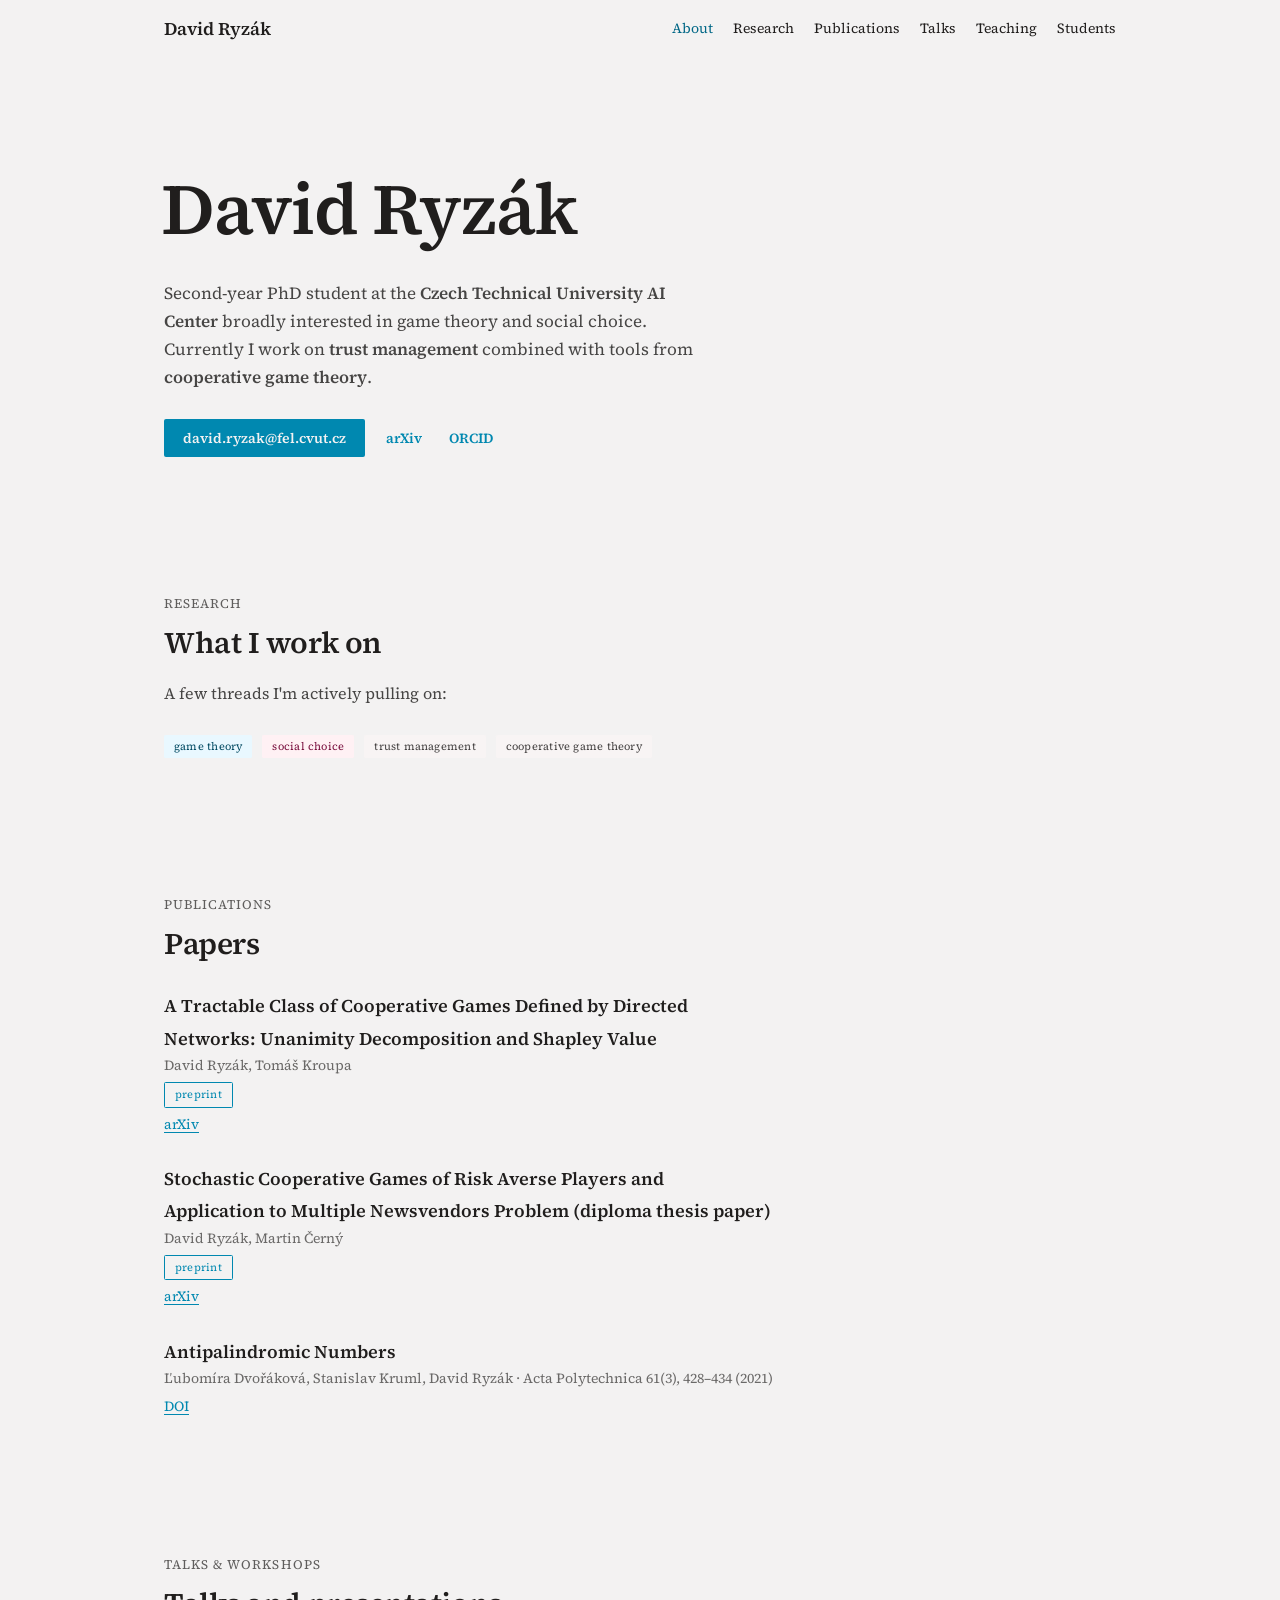
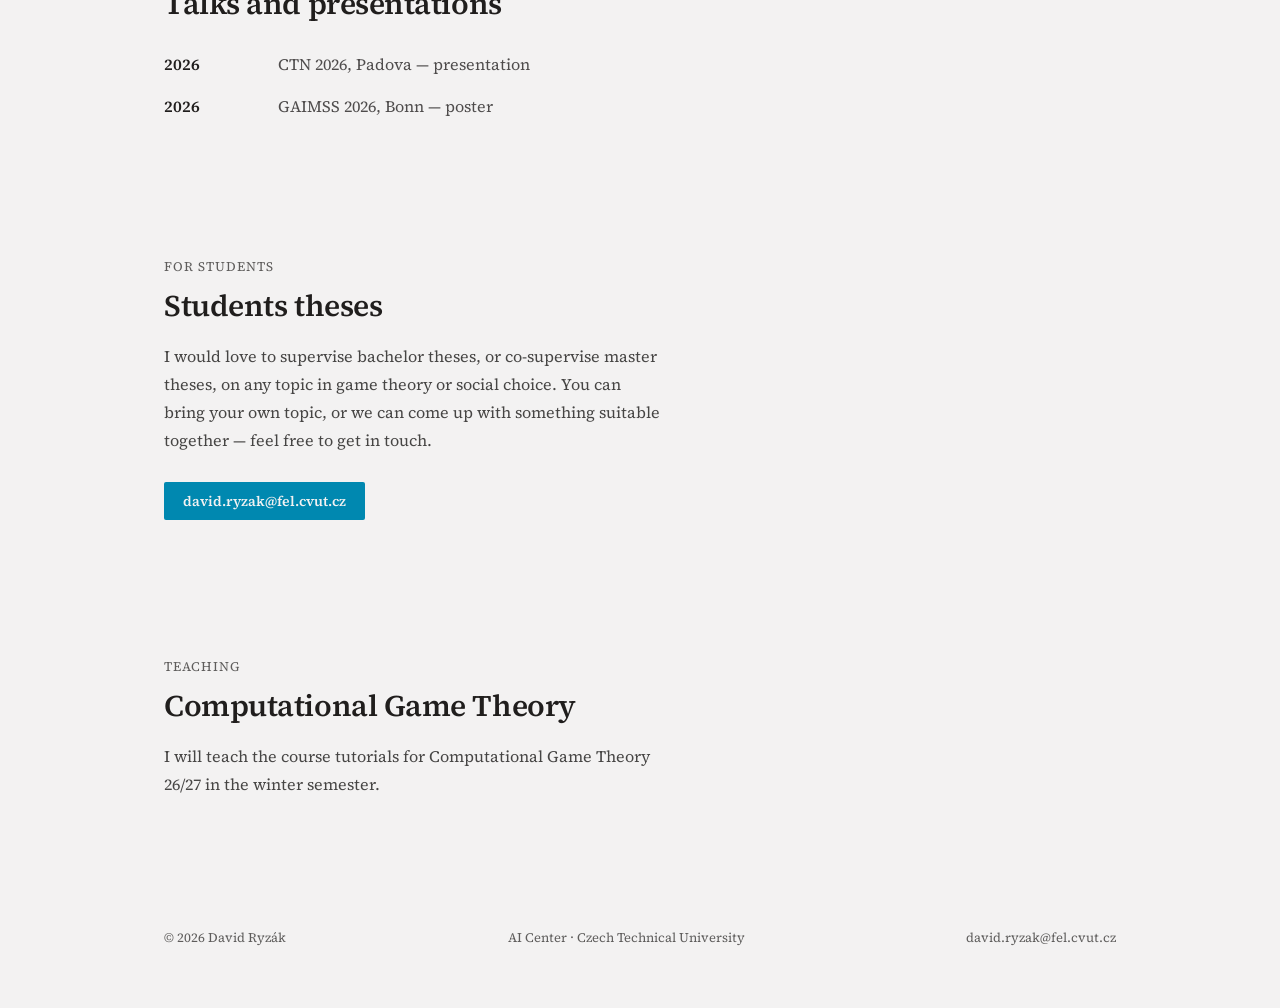
<file: index.html>
<!DOCTYPE html>
<html>
<head>
  <meta charset="utf-8">
  <title>David Ryzák</title>
  <style>
    * { margin: 0; padding: 0; box-sizing: border-box; }
    body { background: #f3f2f2; display: flex; align-items: center; justify-content: center; min-height: 100vh; font-family: -apple-system, BlinkMacSystemFont, sans-serif; }
    #__bundler_loading { position: fixed; bottom: 20px; right: 20px; font: 13px/1.4 -apple-system, BlinkMacSystemFont, sans-serif; color: #666; background: #fff; padding: 8px 14px; border-radius: 8px; box-shadow: 0 1px 4px rgba(0,0,0,0.12); z-index: 10000; }
    #__bundler_thumbnail { position: fixed; inset: 0; width: 100%; height: 100%; display: flex; align-items: center; justify-content: center; background: #f3f2f2; z-index: 9999; }
    #__bundler_thumbnail svg { width: 100%; height: 100%; object-fit: contain; }
    #__bundler_placeholder { color: #999; font-size: 14px; }
  </style>
  <noscript>
    <style>#__bundler_loading { display: none; }</style>
    <div style="position:fixed;bottom:12px;left:12px;font:13px/1.4 -apple-system,BlinkMacSystemFont,sans-serif;color:#999;background:rgba(255,255,255,0.9);padding:6px 12px;border-radius:6px;box-shadow:0 1px 4px rgba(0,0,0,0.08);z-index:10000;">
      This page requires JavaScript to display.
    </div>
  </noscript>
</head>
<body>
  <div id="__bundler_thumbnail"><svg xmlns="http://www.w3.org/2000/svg" viewBox="0 0 120 56"><rect width="120" height="56" fill="#f3f2f2"></rect><text x="18" y="32" font-family="serif" font-size="16" fill="#201e1d">DR</text></svg></div>
  <div id="__bundler_loading">Unpacking...</div>

  <script>
    
document.addEventListener('DOMContentLoaded', async function() {
  const loading = document.getElementById('__bundler_loading');
  function setStatus(msg) { if (loading) loading.textContent = msg; }

  const FONT_MIME = /^(font[/]|application[/](x-)?font-|application[/]vnd\.ms-fontobject)/i;
  const MIME_TOKEN = /^[\w.+-]+[/][\w.+-]+$/;
  function toBase64(bytes) {
    let bin = '';
    for (let i = 0; i < bytes.length; i += 0x8000) {
      bin += String.fromCharCode.apply(null, bytes.subarray(i, i + 0x8000));
    }
    return btoa(bin);
  }

  // Error sink persists across replaceWith since it's on window, not the DOM.
  window.addEventListener('error', function(e) {
    // Failed resource loads (CSP-blocked links, scripts, images) fire plain
    // events at the element — warn only; real JS errors carry message/error.
    if (!e.message && !e.error && e.target && e.target !== window) {
      console.warn('[bundle] resource failed to load:',
        e.target.tagName, String(e.target.src || e.target.href || ''));
      return;
    }
    var p = document.body || document.documentElement;
    var d = document.getElementById('__bundler_err') || p.appendChild(document.createElement('div'));
    d.id = '__bundler_err';
    d.style.cssText = 'position:fixed;bottom:12px;left:12px;right:12px;font:12px/1.4 ui-monospace,monospace;background:#2a1215;color:#ff8a80;padding:10px 14px;border-radius:8px;border:1px solid #5c2b2e;z-index:99999;white-space:pre-wrap;max-height:40vh;overflow:auto';
    d.textContent = (d.textContent ? d.textContent + String.fromCharCode(10) : '') +
      '[bundle] ' + (e.message || e.type) +
      (e.filename ? ' (' + e.filename.slice(0, 60) + ':' + e.lineno + ')' : '');
  }, true);

  try {
    const manifestEl = document.querySelector('script[type="__bundler/manifest"]');
    const templateEl = document.querySelector('script[type="__bundler/template"]');
    if (!manifestEl || !templateEl) {
      setStatus('Error: missing bundle data');
      console.error('[bundler] Missing script tags — manifestEl:', !!manifestEl, 'templateEl:', !!templateEl);
      return;
    }

    const manifest = JSON.parse(manifestEl.textContent);
    let template = JSON.parse(templateEl.textContent);

    // Nested page bundles (iframe targets). Each ships ONCE, in the ROOT
    // document's manifest; frame srcs carry an about:blank#<uuid> marker
    // instead of a substitutable uuid. Every document mints the blobs for
    // its OWN frames — from local text at the root, or text obtained from
    // its DIRECT parent over the relay protocol below — so each frame
    // navigation stays same-origin with its initiator and a deduped page
    // loads at any depth on any host, including a file:// download's
    // opaque origins (where a blob minted by one document cannot be
    // navigated to by another).
    const pageOrderEl = document.querySelector('script[type="__bundler/page_order"]');
    const pageOrder = pageOrderEl ? JSON.parse(pageOrderEl.textContent) : [];
    const pageSet = new Set(pageOrder);
    const pageTexts = {};

    // ── Nested-page text protocol (parent-chain relay) ──
    // Page bundles ship once, in the ROOT document's manifest. Every
    // document mints the blobs for its OWN frames, obtaining page text
    // through a strict parent-chain relay: a document only ever SENDS to
    // its direct parent (which, for every document the publisher's own
    // runtime minted, is another publisher document) and only ACCEPTS
    // text from that direct parent; requests from below are honored only
    // for the document's own child frames, and the ROOT never sends
    // upward at all. That last rule is load-bearing: the artifact host's
    // frame-ancestors allows claude.ai (and friends) to frame an
    // artifact, so window.top can be a FOREIGN document — a top-addressed
    // protocol would hand page uuids to that ancestor and accept forged
    // "page text" from it, minting attacker HTML as an artifact-origin
    // blob document. The chain never touches the ancestor: requests stop
    // at the root, replies are origin-addressed per hop (never '*' when
    // an origin exists), and both directions are origin-gated (on https
    // a foreign sender's origin can never equal this document's; in
    // opaque contexts — file:// — everything serializes as 'null', where
    // an embedded EXTERNAL frame still fails the gate by carrying its
    // own real origin, and a sandboxed child of such a frame is excluded
    // by the own-child-frames check plus uuid unguessability). Shape is
    // deny-by-default: one request form, one reply form, no error
    // replies.
    // window.origin is the SERIALIZED SECURITY origin ('null' in opaque
    // contexts such as a sandboxed preview iframe) — location.origin is
    // computed from the URL and stays 'https://…' even when the document
    // is sandboxed, which would misgate every opaque chain.
    const OWN_TARGET = /^https?:[/][/]/.test(window.origin || '')
      ? window.origin
      : '*';
    function trustedOrigin(e) {
      if (e.origin === window.origin) return true; // https chains; opaque==opaque
      // file:// trees: Chrome serializes the file document's origin as
      // 'file://' while the blob: documents it mints serialize as 'null',
      // so the two legitimate shapes can never string-match — accept the
      // pair in both directions. https origins never serialize as either,
      // and sender identity (own child frame / direct parent) is checked
      // separately.
      return (
        (e.origin === 'null' &&
          (window.origin === 'file://' ||
            window.location.protocol === 'file:')) ||
        (/^file:/.test(e.origin) && window.origin === 'null')
      );
    }
    // Non-empty only in the root document (nested bundles ship an empty
    // island), so it doubles as the root marker: the root answers from
    // local text and treats a miss as authoritative — never relaying to
    // its (possibly foreign) parent.
    const isPageRoot = pageOrder.length > 0;
    const blobUrls = {};
    const resourceBlobs = {};
    const UUID_SHAPE = /^[0-9a-f]{8}-[0-9a-f]{4}-[0-9a-f]{4}-[0-9a-f]{4}-[0-9a-f]{12}$/;
    const pendingFrames = {}; // uuid -> [{el, frag}] awaiting text for own frames
    const pendingRelays = {}; // uuid -> [childWindow] awaiting text to pass down
    function mountPage(el, frag, text) {
      const pageBlob = new Blob([text], { type: 'text/html' });
      const u = URL.createObjectURL(pageBlob);
      resourceBlobs[u] = pageBlob;
      el.src = u + frag;
    }
    function deliverPage(uuid, text) {
      const frames = pendingFrames[uuid];
      delete pendingFrames[uuid];
      if (frames) for (const f of frames) mountPage(f.el, f.frag, text);
      const relays = pendingRelays[uuid];
      delete pendingRelays[uuid];
      if (relays) {
        for (const cw of relays) {
          try { cw.postMessage({ __bundler_page: uuid, __bundler_text: text }, OWN_TARGET); } catch (err) { /* gone */ }
        }
      }
    }
    function ownFrameWindows() {
      const out = [];
      for (const f of Array.from(document.querySelectorAll('iframe'))) {
        try { if (f.contentWindow) out.push(f.contentWindow); } catch (err) { /* detached */ }
      }
      return out;
    }
    window.addEventListener('message', function (e) {
      const d = e.data;
      if (!d || typeof d !== 'object' || !e.source) return;
      // Origin gate first; the structural checks below (own-child-frames
      // for requests, direct-parent + solicited-uuid for replies, the
      // root's never-relay rule) are what hold in fully opaque chains
      // where origin strings can't discriminate — a sandboxed root's
      // FOREIGN wrapper still fails all three even though both serialize
      // as real-vs-'null' rather than matching.
      if (!trustedOrigin(e)) return;
      if (typeof d.__bundler_need === 'string' && UUID_SHAPE.test(d.__bundler_need)) {
        // Requests are honored only for this document's own child frames.
        if (ownFrameWindows().indexOf(e.source) < 0) return;
        const uuid = d.__bundler_need;
        const text = pageTexts[uuid];
        if (typeof text === 'string') {
          try { e.source.postMessage({ __bundler_page: uuid, __bundler_text: text }, OWN_TARGET); } catch (err) { /* gone */ }
          return;
        }
        if (isPageRoot || window.parent === window) return; // authoritative miss
        const waiting = pendingRelays[uuid];
        if (waiting) {
          if (waiting.indexOf(e.source) < 0) waiting.push(e.source);
          return;
        }
        // Never-answered uuids would otherwise accumulate forever under a
        // request spray; past the cap (far above any real page count) new
        // relays are dropped rather than remembered.
        if (Object.keys(pendingRelays).length >= 128) return;
        pendingRelays[uuid] = [e.source];
        window.parent.postMessage({ __bundler_need: uuid }, OWN_TARGET);
      } else if (
        typeof d.__bundler_page === 'string' &&
        UUID_SHAPE.test(d.__bundler_page) &&
        typeof d.__bundler_text === 'string'
      ) {
        // The shape test is load-bearing beyond tidiness: the solicited
        // check below uses the in operator, which matches prototype keys
        // ('__proto__', 'constructor') — an unshaped key would reach
        // deliverPage and throw, painting the error banner.
        // Text is accepted only from the direct parent — the document
        // that minted this one.
        if (e.source !== window.parent || window.parent === window) return;
        if (!(d.__bundler_page in pendingFrames) && !(d.__bundler_page in pendingRelays)) return;
        deliverPage(d.__bundler_page, d.__bundler_text);
      }
    });

    const uuids = Object.keys(manifest);
    setStatus('Unpacking ' + uuids.length + ' assets...');

    await Promise.all(uuids.map(async (uuid) => {
      const entry = manifest[uuid];
      try {
        const binaryStr = atob(entry.data);
        const bytes = new Uint8Array(binaryStr.length);
        for (let i = 0; i < binaryStr.length; i++) bytes[i] = binaryStr.charCodeAt(i);

        let finalBytes = bytes;
        if (entry.compressed) {
          if (typeof DecompressionStream !== 'undefined') {
            const ds = new DecompressionStream('gzip');
            const writer = ds.writable.getWriter();
            const reader = ds.readable.getReader();
            writer.write(bytes);
            writer.close();
            const chunks = [];
            let totalLen = 0;
            while (true) {
              const { done, value } = await reader.read();
              if (done) break;
              chunks.push(value);
              totalLen += value.length;
            }
            finalBytes = new Uint8Array(totalLen);
            let offset = 0;
            for (const chunk of chunks) { finalBytes.set(chunk, offset); offset += chunk.length; }
          } else {
            console.warn('DecompressionStream not available, asset ' + uuid + ' may not render');
          }
        }

        if (pageSet.has(uuid)) {
          pageTexts[uuid] = new TextDecoder().decode(finalBytes);
          return;
        }
        if (FONT_MIME.test(entry.mime) && MIME_TOKEN.test(entry.mime)) {
          // Strict artifact hosts allow font-src data: but not blob:.
          blobUrls[uuid] = 'data:' + entry.mime + ';base64,' +
            (entry.compressed ? toBase64(finalBytes) : entry.data);
        } else {
          const blob = new Blob([finalBytes], { type: entry.mime });
          blobUrls[uuid] = URL.createObjectURL(blob);
          resourceBlobs[blobUrls[uuid]] = blob;
        }
      } catch (err) {
        console.error('Failed to decode asset ' + uuid + ':', err);
        const blob = new Blob([], { type: entry.mime });
        blobUrls[uuid] = URL.createObjectURL(blob);
        resourceBlobs[blobUrls[uuid]] = blob;
      }
    }));

    const extResEl = document.querySelector('script[type="__bundler/ext_resources"]');
    const extResources = extResEl ? JSON.parse(extResEl.textContent) : [];
    const resourceMap = {};
    for (const entry of extResources) {
      if (blobUrls[entry.uuid]) resourceMap[entry.id] = blobUrls[entry.uuid];
    }

    // Artifact-host CSP (connect-src 'self') refuses fetch() of blob: URLs —
    // consumers read these Blobs directly. Survives the swap like the error sink.
    window.__resourceBlobs = resourceBlobs;

    setStatus('Rendering...');
    // Page uuids have no blob here — they ride inside about:blank#<uuid>
    // frame markers the pass below resolves after the swap.
    for (const uuid of uuids) {
      if (pageSet.has(uuid)) continue;
      template = template.split(uuid).join(blobUrls[uuid]);
    }

    // Strip integrity + crossorigin — blob URLs from a file:// document inherit
    // a null origin, so crossorigin forces a CORS fetch that SRI then rejects.
    // The manifest bytes are ours; SRI protects against CDN compromise, not this.
    template = template.replace(/\s+integrity="[^"]*"/gi, '').replace(/\s+crossorigin="[^"]*"/gi, '');

    const resourceScript = '<script>window.__resources = ' +
      JSON.stringify(resourceMap).replace(/<\//g, '<\\/') +
      ';</' + 'script>';
    // Inject after <head> so the DOCTYPE stays first; prepending the script
    // would push the parser into quirks mode. DOMParser always emits a <head>
    // (synthesizing one if the source HTML omitted it) but may carry
    // attributes through, so match the full opening tag. slice() rather than
    // replace() keeps us clear of $-pattern substitution in resourceScript.
    const headOpen = template.match(/<head[^>]*>/i);
    if (headOpen) {
      const i = headOpen.index + headOpen[0].length;
      template = template.slice(0, i) + resourceScript + template.slice(i);
    }

    // Parse the template and swap the root element. Scripts inserted via
    // DOMParser/replaceWith are inert per spec — re-create each with
    // createElement so they execute, awaiting onload for src scripts to
    // preserve ordering (React before ReactDOM before Babel before text/babel).
    const doc = new DOMParser().parseFromString(template, 'text/html');
    document.documentElement.replaceWith(doc.documentElement);

    // Resolve page-frame markers: mint this document's own blob for each
    // framed page — from local text when this is the root, otherwise by
    // asking the direct parent over the relay protocol above. An
    // unanswered request leaves the frame on about:blank, the same
    // degraded state as a refused embed.
    {
      const MARKER = /^about:blank#([0-9a-f]{8}-[0-9a-f]{4}-[0-9a-f]{4}-[0-9a-f]{4}-[0-9a-f]{12})(#.*)?$/;
      const needed = [];
      for (const el of Array.from(document.querySelectorAll('iframe'))) {
        const m = MARKER.exec(el.getAttribute('src') || '');
        if (!m) continue;
        const text = pageTexts[m[1]];
        if (typeof text === 'string') {
          mountPage(el, m[2] || '', text);
        } else if (window.parent !== window && !isPageRoot) {
          const had = pendingFrames[m[1]];
          (pendingFrames[m[1]] = had || []).push({ el: el, frag: m[2] || '' });
          if (!had) needed.push(m[1]);
        }
      }
      for (const uuid of needed) {
        window.parent.postMessage({ __bundler_need: uuid }, OWN_TARGET);
      }
    }

    const dead = Array.from(document.scripts);
    for (const old of dead) {
      const s = document.createElement('script');
      for (const a of old.attributes) s.setAttribute(a.name, a.value);
      s.textContent = old.textContent;
      // text/babel scripts with a src: read and inline. transformScriptTags
      // does XHR against the src, but blob:null/ from a file:// origin is
      // silently dropped. Inlining makes it a plain inline babel script,
      // which transformScriptTags handles unconditionally.
      if ((s.type === 'text/babel' || s.type === 'text/jsx') && s.src) {
        const pre = resourceBlobs[s.src.split('#')[0]];
        s.textContent = pre ? await pre.text() : await (await fetch(s.src)).text();
        s.removeAttribute('src');
      }
      const p = s.src ? new Promise(function(r) { s.onload = s.onerror = r; }) : null;
      old.replaceWith(s);
      if (p) await p;
    }
    // Babel standalone auto-transforms type=text/babel on DOMContentLoaded,
    // which fired before we swapped the document. Trigger manually if present.
    if (window.Babel && typeof window.Babel.transformScriptTags === 'function') {
      window.Babel.transformScriptTags();
    }
  } catch (err) {
    setStatus('Error unpacking: ' + err.message);
    console.error('Bundle unpack error:', err);
  }
});

  </script>

  <script type="__bundler/manifest">
{"56d0e38f-7623-4284-92f7-95bc7edb62ad":{"mime":"font/woff2","compressed":false,"data":"d09GMgABAAAAABxsABEAAAAAO5QAABwKAAEAAAAAAAAAAAAAAAAAAAAAAAAAAAAAGUYaOhuUFBw0BmA/U1RBVFoAgjgRCArQCL9LC4EyAAE2AiQDgl4EIAWFbgcgDAcbeTGzomaTWmEm+a8TuDEEe0PtogQP3WS06tFYBt/eVlALD4pByUnuHXv+xygom/I5FeKjFIhrlvMRkswSVGv/9sztfQ4BSILyYU/s4qKTb0zAAUkgF2NQGPavaobnt+X71EcppSVbJA0QhRZFMeqixIi4TbldtHFRC69zUVe5vorY9vdriwiVXvFQGBKh4Y2Ed4bscuKYvx1uzT66RigudmsDvHESaWcElhzmzOTvaN32IGw7xAVGKeMQHMOz7+yXvMQBKiC7yeKcxqgzjIDTpaoAYYjnG1/5yGmJ7ufnsuxP0yngZO9YLc0RCM2OnMrPSyb5eZPt3EwpkxIMdGFKnO6UWB2QZm67hIfsAC2rU4BCAVlgbU4Sa3FCnbLn7x7iRiwejYiIleuybIEc7Z3RiGYRS4nDOMQcJZ7jV+1/SAVgBLAbCurIsUA+YJ3raq4FrEvNZTWAdX1Caz1gwQAICHhYECDKBnHlfFlDc0NdPYAAEwBIMAQkCJ8QREkJYmYGsUkF8fGB5MkDgQBjdFIQxKHcTFV+7UJzPWow7AYlYi70aN/rzulZJwopByyEPm/z3pNukQPDQAgFcu+TimX6OvuCQm0DxQCmWf0iHe1TXim6h6oy6wpzuwLCdpUqAOeBEDb+2eLBZweUPcSCa/WKAj0/Jus1S+h6ROIHM5yPIuRgtaoAVHuu2vLxhsv0ZWhQ8AEqKrJFjQDbtNqoaI2CxKeRVhu0wkgrQ/[base64]/wCghpqg5HseN/oMGKINf+dAjU3FVHU9VGoMrGKXQ4/5DtkHAPbSd+QAyThtQKA8FFmD/lq8RnmmXlsEWGKKIkJBbMCLcpAkANh8ZhEpYD0VlLhVgNnuLJadVwS/[base64]/[base64]/24HuP+ReTqAHAPF1coDl+TchWLaA2cP12Qxx63ZLNxQC7lyqbIVaQP9t3QkqgCBCpiY5TiGA6IyI9hgA8gPnHSyuIAJkAXCEdAEVEtycSYYfnohOwwm1tjYvy7IyG7M1O/Ntfsz+/GYVLGT4yAK1BmA5h+GUtOY2lIUZzoZsyY7syQ/Zm+9MA/kPF8njoutttx7T4p/[base64]/ppSEwaLIS+WpUxUJOvkEhSVzt2PwJhINOzip6fqGG+kiaHES1dOMAVQMGVlRuHmGL0cRZATU1F9mQkVS/[base64]/OJrT2+eEBuhUX+A0ZjImTee8qrYnN7RgVbAxvuaIoNOmREQ/U540OmE7iNFtae7Zgpr7+jn3JefQHY3Z0asa2DjoUh46crPh2O1btcr32wXaXo54Z3g3M+28mhp5+c7+5tFAr8b7b+J5SXar/GVLBldaUTtrJEXn8KddMtzeim6vGQU4h+5DvePMbdFYnG8dY6b1WN4gUOOScy9cx/AlNu1TwrF1UebzZ3MDIprYuR/QQglWRh27y0yu2eco+I9s7S3Xl1yQJwgWyFRMamlCiPYlz/+l40tOAcIHYoq5HDqK4Pl9/xMtqSiIBCFK8nKCXXR75/y0j59S43OR+mB5FlBGH8q1Ie2KPjiT+FzK24FQeyF1RnTnpYI97yiV14eXrXDPj/XgEhF/rtRziml/ONo49XFdSPG2h1XcDtnRik3HcYyoMsP4qEclChFDZVogOHJa0qXz2D7lZc6V3AcYSlmST+rf4xa3hZd1ox03Y3vpHTIs6jdbyqTcsu4YeM8D8GuO8V+pPvMJqXqFLgHVSsPMNPY6tpUvG+s/kD+U7ZY1NsnfhBFov3Hr0aoevtu0QJEmqBtPVdz7kYZ7/fF60xPyQOYhLg2oDaoMRtpsa9kH4PsYTSIH9dCYQ+uCYBoW2pdsFJF+3wEd1GutisWm9H6fQfGSzssZxHb0nWJxbpGyMMG+lK1cmJJSQ+kp4f2rz45N6ZC4YzxD04DYw3e0z4hFY0Haaj2wWRM7ZhWYJVUAhR21zP/eE399I3/h4gxwy/8J2VZuH/zQAoGrlZIqR4bPwS/Shrqu4R+NklhoQaNhSaN8PNN/K32F19NsYoA7XLDf8OSLZ3l8gVhsFE+8ffklvHfL3ydiPeOV6kbT0p8xaLdyBzj+El+fQl6uP5ES+Ex9Bh73LRcudPrgsjXPWBVEolpj2zW1fFplL7wMhB2LRaN0ZbTCf7hZl0EM7Nhyrt/tAcayTeBL7K1xZFVdJ/Uj/UF0f6csUV67ttVOkxc0PCTNp/q3nivFOaeIc+tLEPbbl4oMTc/YVpUllKujZndr92l3krzJs1z3dBSue/ZNrDc/DJ0nBA6bOhbZt+nrpRsK4Tu6ka1TyTtax4xhIU+YrOVWtB/yqtPguHZJz79hq2nR/[base64]/r2IPLpPaGTs2P1CHfUmj4VK/7c2kj7Eh4S7DsK7FRuuYzWouDFPnfzKj3SRddM0I16wrCwUp4PbkRkUvsWBzZobtBojX9SufaUT7el2YGukablneDNKDm1+PCIY1tTJM8qIAojEKRsIeVKV+2jgvG/OOFLqeq7uQ+9lICN1Ja4twRXIsdKZcgidI0TCXFCkb37mKCzLSqnixtbMM3m0MZOl6lyz6GwU2p5kcqQAXb1+eLgBMgkrhxRH7TjLU1DZqRUDu5tWiEG/gEtYGC+1AokRWjPv/wzlTPoj+LDpGKCfrFUInS5PBWXLnBM7D/unJdd9J4KxQcJh4erak5+8OepcN453TebSONEfI9jOGxmmQN10NHkPUo1apELas2jI96lKjMc1eta/N2oDB72TF3mXezbLv/E0murbRUWmu+vvY14IUrYEoFHN7Q+JVn3FfjAkGkdBT8sub5eHp2y/NwOyyvg8MADjfBOL/aUUHIZC/FB8Y4ygkB9jJ8pr8m3Osn5ofcU125cplLacm0Z3QY6m0ZomSp8JuRqipTo3OEWOuIjbcHahWOAe8Emd6j1ci8fmMFO3Xpt9SskDf3P8+WBNmepGTnNcM6pTcYsz1p+NXyqVCtVFqlVz0CcHgizOiBwz8s440Kh9edAbREf21KcmeBR9ibUlOUXR1rS69LTe4wJafW/trXyKR2VonazSsgjTe5RKM9uniJnd2k8vDyo8abnKIxXh1w1YSx4Q6Y5Q2Fp8OM6XB4Fuj/srRuHKTN3kJMoX3ZBxLjR04iV0RVfNFXE74dHgdzwFwc5+1hbaK8wRHKzRyhUTFfrLiHk5zjME+vUvgFTnKGPO5nDu2tw3aXRfvP6XZJ/hEIZCTrCHaJ17Ki6mZudfE4HOEKnrrq+C2Tog/8iYtLVyrz7fbYtsyRJUazuTmW8zDD0pc4gYkZS29KMTh5rM0s9oX4NNFoo9/m0AnpeS8Pv69D5AIv7Cu5sopc8kVJH65srXJ6sIvJ7A4R/Xh/KREn1LEo02pkK4u/JjM8VAbz5SID/a7D5hVLVOtltJVFym2Fk3C4n/HkFd+9Esi3g6s4U5YqNjfZrWz3j5xgTCp/FdS5Vqeiwz9qvOkxL3M+x0vKVmWZ3GpuYCXXE5WryYx3gxU4Vq6bxTg1woLidSHKNhn8brl+vA1PL6DFxLz+PoU6xuNwi24KUwXR5UVo4dfD5JK+fyt92d4KPO4UntJ0HpUD9wHyY0V/ovEBm5nHXyAi90UodZST8c6Rj7QhSREn/+cfMrNJlBAUteOiXBr49dxfN2maN4Js3899dvbajYi0iIn4xrKa7/ZFELeUQVz7XQmLHh+Uo0eixiJHYWPAiYKLgIfDr4SD1fRosD2aD55xVJQTAvhMwcIia8taRsg8dBWqNVfibd5wdbARxvuLawb3+hUvQn99lUBesAue91SP00cFjJeN5ZD0/ti6ZPX2kuyMYrVKoss5knAoHWl36wsNdf7aFbA95vzFK4nJ/tacjTPna3if0q3hpBIWenxMU6rBJWT/zGafMGUIxprS/osVyiejjuSuSxOo4pxySXaqQ9uRNTpkBpK3w1vov87p/3UzbZhYbvbzRihla9f3rqlbkYTkqx7Gs0bO3MUu7N5DjiqxtZKCMnMwN8Mqmlrdu6Z+uEgnVI/Rizexb7ByZx4iR9s1VeMKxUDWcPnRKcB5eYX0GyA00b6nMykxtA3UGOR6ihWQTHoHCoDuUo/RYqxkv4husQ2K9Oze96uJRDuJ8EhYW91FD8677iaQdNt6SV9TDci3MiterSRGBUlErLaqYEpMAObtJJI+DuNVFwAHNub2/t4eXOX43T3FWeztouWzInvn/aBMOtQ9qXQlUbiMQjthpozRZET7F026MIKu1/nYtfcmH81afHzf3p+xR4vXECJ4D2JqxXtb5ENjqGl0u9CiS+Ae78kulHssmQNGcwWFxhdTZQeXtGcmVgrH/jCaLBn0crs2xG6/04br/2s1gAd71mgwumiv7JKTtXJ2hxDU+75on+xiQc3BoeYkhbt/KK7ZQCHzBuLmexBj3ESCBzkJLFY0gX7y0p8P3/xPmvh68ktXkuRMarpPpmWPGUFsaUI3tcCqBLjpZlMIpqpZy/NLmu+DxA28pRLG0gTMdNG5k7ahSRsM/a4CldwtS8q1+KWLJqeUpuGUmeVyg9+slKalxVfynX97p/QQ84h5hPzu0Rkr9uTNJmVtWBieDTOffhPugrF+kGc7b7ig7GXdGeLlLtaQxi0oiIL1SEan65JkLvZgrIefHw1OyZj0j4jPUCUrJng9aEt/0wNpjmlMmpS29YNAuY/FWHzo3xNNr/d/cfza77caw3C4FVaAZOsk21Dz8FYq1xvg7OVeCvfBjDAcPnhj+Psq7CcC6uPZBOFtK/r0r4bsiGL57s3/a1eTES/5z0Cb3ipBecZwRNKraurtpsPWIF/uZTX0kxn9aCjv36p7MqWd+m6aWHXxioE7JNP7xHJHrOzPToU4q1p82TzfwpwxO59pSS6W6T06ncE/Sns2qtSvlHnirL4RHQaAezybILhtRZ3+dUuaaWhrbZooJWhjn+8OV/yj8xx5sUPaSabxRczvDtllXdb4Ja66H6wIx/Dy3q1bUre/acP17l9NkSz/YptGke7hv78mJw9258/Aik++nbPMQ9/UFotsqTb2+Znhols6z5EbO8ydZFqciLnudJh5M1yfzdu2vIG78yr8taD4mXT3x4QbTzybcXfDPTAzWNxojjU/[base64]/SsqRrmhUJxX43fasDZiEF4odv8keQoloqL8H7poWLRD4tIzs0JsoyI5JT3/zmwuFFh9DFyuq5QuC/aYycERjc7IPppIcn1c/wN5mOtKe/+nU3kLJJJighp0iPUZI5kIqU6dXnf5yFi9ea7x28ron28yVyZpYoK9J2VTCuYJLFKAjflKp/M4lOMp7ekehSFfqVRWPw8sNc4lMzt33vUR9AGax1JHbkeYV9yTUFOhQaURrJ6qlDeEInerwm+wOq77ksL6OUJ8U84HA2dcqdbxxcLOS5jmnSSrTSQNPQq1gDE1z/[base64]//H8rmrv/wo+O8jzRh08yR0nqP2b74km1lt0EPsWsIjphOaG1OsE4t5pNx9fkjOfm2ztEVuB/EudpNyjHCvLwLL/FjL4GQmMLXTqgQPavxf//+jqxqrHxpZ+DwyIIie38PRzqzvZwGKX75n8Tmki8yw89Q/w4iyXm69Odphj6bS8+aX3rKPo4iBX+oej21KQBMa9Hd54TO0XPUet2qIP8YdX9jzAQJAj0XA5TyNQ/Cjff58fNTt5sNSWG03r5kNpExmHabpHtyQ86aBYt1ITN2M2R1Qq0bxB/KQuNKRqHDF6kbgjIJmGeOHWm2PNaWPUBUA2lTFbBEu667Tp7fCyY9axvPXM9bzN8TliQdtCxPYf0YhrfPItfsai4EHPK7Ty7cuEaOoHxItZiBbMAuyixdhocvy4V0v//B0EFUOR8z1xv6MjX2NHmy/6qh7OXAK/oWgcczb15qxNoZ1uZKT8BYwT9/zNW8ZKzPeWgEzVvDP7VTuY/HZ44/fWsYTFrFP6Obp88T+n5lyLiYYciRXXEF83+KGSgZBjP3H6hZQVozlzBqihvveP1aSdXHY23n91EoaBbxefiH3H4vwqRX6qU9sWGDHOoJMiTjlFi2nkOy+aTNH8I3v1GbxReo/NoeOdyXt5+MEcqAQI7nU3R9C7I2ZuT2YXRk1YTRlFymnn3gUB7Axchy3udKlyLx94SU9KAtyEnAy5BJ/LhFT4v95t9sTFdXOjpRQOyeyi8vCUZTOLSFp/UpYjKPsH+DY+u4hMXf2LJZd/99OG/1jdUwVcYqP9veyq8XE/fS6Pwqt//jut7UeWuPhX/ufZ8uVTT9Cop3feKch0bnca15IZbQs1pzDT/+/uj7WrXa4ESbqjbADtFcgOWk545JmOUn9aO1dsT6NtolBb93hGkcufddU9iXWDwpLfAH+D6oQgbMnn33u08b+I/[base64]/mrTtQQ4rRGqZYHckDsYY45r0oDmwnvp9LCQNgT4kztPniCp3XiCsFIO/m12AgT2nOjY/fnSDutyvb2x5anyslssrtJn1ETgYXr14jNKgWs0Vq/cw6ksW1+ckKjWxgoIWos/W8AyZv5mC8/T9R68DQR2CA1SXPLbi67Li87SNLdhAlX/a/R0S5ZzVEbm6JBXTtcSRDigjqtornI4AALTCtT+72LCn59yCR9wC+6bz7p/T79s3q82+MeQ+tHwIGAkAAv9/QXpyR/B+cC+H0/0PTg3sm+5S4CUA+K4wXnKPBUQfOFZIzhztVZPEDbboZkgjisoApkf8ndqArt8DvZLZriUNEiQdSAKhwGNflPrkFsiGIfW/d5rJrqTtbah6XBFPTKz1ZdopmTC44J/S/ydPB2ioXj6X1st5ni/z8BiO4A6ykJOjds5EeIClLIeCsxFDd5cPhN6Ljqc1DjrkE9qjYg5KY6LrWk+UohthBG/[base64]/wJ7OYKr95vwf+KLmAAAAAA=="},"0172b24c-bbf2-4329-9f1c-cbfc2051f825":{"mime":"font/woff2","compressed":false,"data":"d09GMgABAAAAADW0ABEAAAAAfTAAADVQAAEAAAAAAAAAAAAAAAAAAAAAAAAAAAAAGUYagXIbvA4chmYGYD9TVEFUWgCBBBEICoGgUP9ZC4JoAAE2AiQDhUoEIAWFbgcgDAcbI2pFB2q3AxCpot1fFNWbP4v/r8mNIQrtoFa1PYR2KgssYaqnl5b27Gyd6ypjKV7B/hZk7AaDo0V86T8OdphaA2KKzbS4v74HV8YkHphUP1AVH6oUwuNhoYhAD9VGxzK5IZqiJW6xejOhTa494wiNfZJLEMn9V3XPrHl6f4+RGNnxgoxOQQRFEkMhSIi+yml1j8SGADukkInWUYjQDmBFjpcBH589oCfh636A8/9u1ie7DK/nXtIyXTwhYQhiM1RE1uQml6K1FbPf9H2yxWoChSrTEaOjng7Pv559v2b1h56kXrL1FojtChXhF1AR0E3mCBWgEOqu/gC/zf6ZTwcSEY9Ki5JIBUXFwCi0V0bvJsy5KBdZrv65y1rcv6hV6LqX9FqW5a2ShwoPpZfkrwTgedu97XcTziKJE60BQapYT8xrZI1MuyWQz1C6W+ODvN2SXK6dOAy7OEPcRF3xUJkiRYo8UqR4/Jo/Ad6Nm6g28ZK29lVKo0L+JYsWwP/P29Rq//ezY82if7xcoRe65XoPgIr2rrsqel+amT9PMyNZ9p3GEyVeOSTDrSVnQ0p2LXAiWmJ0ssi+Y3u3uq0OqKOSqAKqAKi7qrymRSzKDqi6ujh/7Mn18NqhTUdEgmyffdeeVKQddu7ZZVZVraiIiIjoVUXN/Yts1qRM/MSQFqlogAT5/[base64]/E5YOQBfabxNdiCew0ZgZNwjnVBTmUxMB9wiMRPICGuQT0+bgOFxrMgyq6IcdgkQNtA0QuoyzJMNz2WYSvGYAaUVgYn44O6UG5ZLLQQQQLCNJlo0SDrHWK5k8bmkuPy/Vy2VVj6i/fSpRlxaRoeiaCP6KUu2WvrW31UhZ9ij23ne//GFFHpcwYmG9F953Qb9E5E+Zc7rowub8v+kuVNFcW1Plm0DOqkw4DB0JVsi9wIj4JIyYZ6fhHTQWSfN4hIEW04SRqvDDULlONcWoqD7VLHR06f0HlH9DUykQW3zO2B6+OmRh2C3T0RM1U4opWo8KEIB7iMjXzKJC91/xJNku+6crtFVBI6mKZYq9zPJL5yfLzqykUqlw4cFEfvC8HxQP0sCiQUdO4b6xF+QWBljn71SNvq0boCCfpCptiWbAw4+9jf3Lxx0UxG3Psqlhw+uf0bJbIcxR2v0wTE7F+Dc0l+zvlyedJsTCueIA6LIRnrCu/rkkCmE/nQjgqniTNA3EmrTDcLUp+m7mkuMsmXtvlwHLILqsbNz//PJj5MffAkYRYs/zUJgcvkiucrp7yEt89MlnFlKMGHE8JIQsClopE6aCA1fNR6kVYTTJkfqdQAPuQGEnnCXyvKUS1gYfeZt8ZuesmILnyI3qP4r9mFn+2ECs4PYk1A4pXWhayBZ26OqXGg/qKp1kRWZrUXAYWEtRDLbFp2clQ0DV9EI1eFRRP4cnZau/P+2P72CxE4PwBFoDxlvWPuF0UF9+OQrBN9CLr+hoJgj5ZUkfngXnbCwsU+UcA5tnVZWuUcTJUsTA0pd9k9To9H2xJVOr1JD6JQyStXL/wPkhYx8F0130MFjJdinrjUSnapochYWe+DqacE5dlgpPwVQ51Ge8BmGu0y3ENIndRY5gtXfXlvM5qaULpJ3yVckvFyyqShjNjw2WsCxkZ1UiFY/4tjN0kHtsbYmcwhxBUU7rJAwfLnqHnUtiD+YG/UnAoF1YgatmgVOkZBeUtFndfPWl1x2wBh/FRt0naCgbwynkqgx3l58QlSkoHFycc9KS5kHxcFv3k6uRAN9SQN2lFEZdn0RnIrSoM4h7mBCsjnlAOpVwsflOUtkWAx1YasG9gSuNzT8M1wMPi690Po9cMzq5cK5pISHA6lrOOKvka5rUrhB0lFy9vmW5w2R8C8brcaZaD5HVYIXTsnhv9T/[base64]/HtYngkqSXBwnVOlboYO/LPXavb87K/ZKQgiwL16MYJuzVIeNGUb6tPAsaJTRx9bpcDjRAsjYguE74NEtqDsPofmSy9gScg2l5DA7zc2SxLFVJI5y4brnrKgQhVeIc+oNRrkCWu5Ck19wkkRlfeysZQENqMQpwLxhdjoybobqDka30S9ClPPkNy5OHQ8fI4yHe5P8YkW8LKlDE0vG1yKCcC6COKrkmC7awaR0/btsP6G+Q2KbMqXN6rkq6HoUVNpN4hSVwcxhcZgFVS0OpaXtK9EwNrjpSJ0DPIk69AkWIlSpUpV6FSrfpbXdGkWbTreOV26TZgkJfPmHEKv4CllllujQ022mKb7XY45rgTTjnvgosuuezOTW0rcWeZ56e1C/MnIm8KuSl3Q1sbSQh+KE9FI+ZJ0W1SlTzUTX76vMTG9CQhMNIcaR1BCrvuSGkYQcKxWJyI6nEYkPHgWhW/p1gQmbMK78wWJCGKHKqXII6ln4s3zNJimURJkCqOcIaE3FCwGFaCIHYiA5IgDGk9imEJVp4Q5QtBAXFmh+7xBzilym/z2xiVKj2V+iQ4DST6wEPNEKJWQkd4jE4Q+oKE00NeEhyfQGNCZZzQK4IIELnxJ/qun3jXeMQWEPGOolt6B+LYEsRxwTshiFPEO0oQFwlPl16kAmVeOZjRprbmJsyb+aVINOdOdTPZmFC8fJHisZgTkyMt1AHgsT4wYxKKkitv/1+yVoNm4o0YvQdITpu9MVVJsz+fD1TWAmAZsF9dZncoBjyv3gM+Zd+LX4A/VdaUvt5ADUCAYF+AapmJBpxcRA4YVwWmq1Ymq8DqtRqIWGlGFhfipDl+oePuWBiJepQcGkdTKMMpRQyMVqkBmA2IeqQcFB+W4AiT4bw5ys6FauXaUJFAYzyZClEtLkz2z7m8ER+tUbxfHpAozETbypGBtn/LsTIGqXE+lW/PXgD7oEKFWiUHcx/jQNUi4yDNfdcifm6odtkm7pw2P0nlKhNDdSadBYNrk/AbJkGEWKib/mQGiWFyBHoFYM+Qd2nliYSIqEKypXoMNeC7iqiJt6+iUaHNOgCHceFUVeDEVCPbMxqka9ogKC8RWvPqMDwAAg9znUqY2dR4MieZWaoE0UKhzZkMjfdVpHUJQGN9EWlTmiF8iphL9N3imVlY2Tg43fcAjaglLiZr8cXC7iiLwvBHpvDtYRrsiZYGFKygBC4QyCOBf/zuxygLil/93//[base64]/mLjohptuuUsLnAacWrmnNX3Uz3Z6RgK/3AYAGkRb/SvhNeddg+7tG5u7uW1p5HtwxrlXDGC8+JWzBpCufPuMASJBlDVmve0GCjej94ULV69jXfX5wlX0JUikgxOVgObM/dixBCIVbUoZj1/Ea3FrFAYtEKiFL/2dVYIEaBRirjFi2fhWYpzCMRPHgA/[base64]/99i3/A0WiuSLjvPkKhZouSTjkqzTZAIQUoaj0QRSyihE0McFJugnxVhOunszUWY0DekMX17sLq2lRXBXfQQXaGoplJcEKAbHDdb6ffMy61njQ0vcP/exS0n8I+AN4BiC/ydmCAgt7pAlNLZHuDa9dt3BEhsPUv2xTt8H+qxqPALSIU6xGg4pO3JUkEYjHIF/wTPLsGWoAE+ISVoM1PxHTBKCxJsXOJooNoR6/sS/rI0PT6BwNFH7cK9MSu7Iv74ffq+q5erfn/TYwYaQ/45uadp3UkMXu5kyadkthTgaaGxyc8loDYCWZuJ2CwkIAE4k/QgY6GOBwKwSJNTg0QCF82VQLGSM04Jst976xAjp16ls9wIhrBpXqtqA52zimvyQuTrLo8Brg1DAGPQQ2JfjGPeHonwsINSiMaXOSTodE2eoehxRGORGAO6UL4amxeP4qRyTFYBvcy0iIQpSC16jPKCi39yxgZx+62kANHxART5yCZXVoAk8oKzOqUBi/XBLJ8jRUGtNtLq/QqNV/[base64]/sUFKSr365W2BXutynF7CjHmBVKbz2k8N3mCiWTh5hVKrOKbrVT4exoUOo0L6hjE2ngFGq1QQ8/hh9Q4BUqYhg9P0IBdzAULOBjGAFRiCYxT1nQLwryORYQKmPJCMiAorxmhrs59eglRQD+yq7G9TvZYsMhAWSQOwQp80YSz0jBeQXQqtt2BMjDWjSmgCjB+jYArXG+iiE6CbVZVB71nmIGc/ANO8wCmP4eK1QIGbb5bIMASQUG/y6h0rWjDIF2zrl1ULduFLnM0URcsUEzu4UZQ8HdA7SPHcMGMmOGuxDAUZ1J5GEE4BAkBE0KG/JeAzGyHEmua2OI/PYUPi2bDXXgPMqQR0HZywMGNvSqJvZE1+qg5t6LpOiX2i79agoblomsHqUtELSLrRe/uyWzVNwJ4Sq9H6TqDWScsFr97/cChBSFSHewD2LhIR7qOwt/BD8UpHhPoauUNo0tGzHQ8IIrq8REadBIuf8YKIAMlZOyzOh1If079kByRhhDS/zuwueeYBLJrq/LGZM3oLKpDxKy8hHEhzMu0e4kvXcrf/eXYHriiDWbKWf7UaLpvmL855YOuUUO2wPJVYO8dYtAeUySSUluUCJQxCaueX3GKPMh4/2MF+DAlW1/zpmAZ8se6zi7zeEZkJmBibgL9FUnpvUNh4OER/yX90ZvLUhv348uGms3I3uj4BCZQFrUlEWLZ7ZtzWofdZDwXQrG4itNEWvMOMktjXM+SDh9Z0AycLchvGj1h7o1zGcEXU/X1P3qIZjo4BZDXE4yIFZTNKApi8oMlmIPznWO8Lx5J8T1XrmHhcV7R7QbwLdFkPotNnGFJhmPta2e4T/Z9me3bfA9UgrrNl283rrW6Qv4oQTWmmObBA4niLdIOdrMTBYmDbo/7TaDCyYGUdazBPAy8sMOVWMv6DWJOjFtvLTPs12cr0PMglaYlZTvPYDxjNKxaz3ucCam+jyW/W4ZfNnwKJtPeMrozR/jxj+6N/hEoy0+02QfKSTFpnN2ZHcDmF9XPoreNmV2cfOGyHbDH+m/gC9p7hy4kimbk/3I+Fm6KuvSIQ305msr/42TMM8O2JMZBlw5/KH2B6BTxK0PnfX5447g7Apo0fGYRTmKabTEqFjaJUuNsRLiCtO3/Qpr2is9p4zCy6setLs3ky0eFLobEZJndMdg3g9kEVJGibWk9S1TekGKk5eTsnZjvo2XY03+fjR3jsUyTpFOKOsKjTozZOkFVyz/9uaVbe/NdgZaALWeqA5G/OcA9uDEsp4DxDXCvZpaNFy3OSt1IY7PE9cUqk+4JcVpOS+49e3FfJ/sVPEU+mK8KDBwxz+gvp0dm0eu+z2GbOqqLWyemNDkQXeFL+WYWXD0iZeK0DG7tHHrfYoPzsSOVE6OIWS5WGicmQ+7K9vRRBHro98VRDf6QDz/Ex6DecpVezX2ogiSr+NwC97+l4e1a/65LXbO3jJ1xk8roEPvbc797lCYtXL70A+I5GYLBpRUz2AttMfEyKIPgWKc5/RzgIO+Beev+sv4sHlVIoRAfd0bWXrgK9Az1xr014fLZsEjMHG3xyQrpA0wyLPqSR6xKUwcy9+gFo7QjADWxNQB7fXP+eN2OL7tyB95MZ/4QIRqlgACE2K6lY2NHYtYOu/MmvFcuv3u7KYxO3mg8dYojJiDe9qAsMWZ2abPG0Vu3sDBGfXtMIrRJlkd3eCGReDvNRHiOCk9T1nCFx6zhvHRoKcb6BNGtmhc0P7BDq7o8DcQA02ghB0/iMKRifEn6VcBtskdhAzk4E18SnnU0C9gYMLaJ+Uu0qfYreKr0Ge/VvvwR+sb30u9L4lnOGWFC8NtaDjMrJTye7Yojv8K/fiwRDJ/4LEF8lWMC9ZRD9+t1ZzqoyLquXjEkJA30EjYTSWVLagaOm4zFkESdxxEUEMXCeaBWtsb4RucpkhvNWRAIj/GhEgYGMKoa/ZN3dmDpnbvH39iVgIxvGhxt1l3Q1whxf2Tm0CKW7e/Gdxe8KHk7WTdO3/CwzrQGLYjW9YD8OtNV+gjQNEx63CWCHETJMn/boKmFMdwUOJsujgYxGJIvDVHHOCG6nkmq9RZVah2XGc1I/bDoHVDCne9i+dN3wcN3Hqjk71ESCDBH3c1jJIYxfutyl07huQeP9X8ZgCJTqgsofiBcCoYhCMTm+hkgE1dADksXYAvPW/+/pIr9TfOmJp4KcuyK/t5hgw5Xzy8SzztN0uDL7lagM6l3VvSV4wQTCCyPGkbB0mqFTQnrLMwjvPInZxztBv2O/IYPM8wSg/bz79PWNz/6PDk/6IGqxfutZx5FAjZkbrdFwAF95khM/cKizB/I7hng8tTcprEpxETiewzO5o165SZ6YtTX9t88RDaM/cCmBwjkCM072nnhimPaQk7rwY7o03022e12/QrVJs0wtQxk9IinuiRiLUxqyinHGoC923iaslOscuUjjLIjJkAMoeakTTLkmzkXf1BiUsz+Lyq1bp0mZyqn8erKTIcwzW6kYyb2JPiOqcv86pFanZgxzBDB3GxRfhE7b4cdYouq6jw2RoBuIwYCVokRXyPagGSATU4gmABLElzZkaTpBL0YnKCQBh/L480424SpiS2aFCZ5Rohs9E7Vh4+SngFWfNUcN55zLES9v6QLqTHpLRPE9AmYfYyCjcBLhfZT7/9G5bvwj3jssJ1ctOBHyrJY+y6QnMZo+Q1YZhUCzNEOxiflxA2gT+/zHHwZZhhLeRhOyvUK0hdsGHJGAGLLNK91IMEQyfpXZMN6FtpfNLlKlQHfarqCRPLfN6Z/dh+VvMNhZow3h8OG33iGyNSf8WR19HeTL8zaD4J9y4Y7Ek1YrEYlOGeBT4rzL+P0jl1fqovUolkR7t+sjrFU4I4+O62QqmpW6YEGZ8bkG/[base64]/H/bwKn/XOQ3p8vKIdObGkLO714dJ+1f40ptdrxZc3uNvjJPMN06zV4NMZ1kVLxmbrkWIvVOJChzw+p5jW+2IgQ3W49+5X/J/ZjnrJ8k8QhRNEZ9mETk1RxRXPNQACCX1X2dsvHZGAY1e9sSiwOTxV0dONMkVCnkx6z0c/wB60YNIAD56BMrfYc+RoylPnKXTx3iYOQxxxLdLvR6Mi99AZr57p8YVV42rJSBjlae6Ui+8cdHK0+z/aVmP8AGWn3n4fHihw+udKV0zZQzO5h7eIwZywaU3Pfs9LlqASbFtRN5lAh1M8U1DNCqOVgfUg/j8u0g1NIE9CqmAzCm4Rl6hC4Zuoa92Fnr2RBN0uld9JbfRWSm3BMjTIXgqmZOrg1EV3T7oMujJdT/q5KxmQIVPaQ9rgqWwKYpyyi1O+BmbRPX9cUKS6n7ShhYYfAYpKw3noJqo1dVMz4+xtnPvK2mZ3M56L/NWLfgfGldefyeqVzae3pyTCxUdeob9l4eSPAiDSA2AYwsnfqBkflhkpvTgy/FHzy8aMqgr/9UaQLFEwCIwCY3QrCPBJLQ5KPuhbuLbfUJ3mp6+A+T0tkwIMIhOyzbHkCyCbS+cxZ3erJxiyOgc/eVCJu0k61BrlyiyzF7J0otCx2VkMqh1wKOT2aBmoGEEAUh52OwTIbv9dRW5nZJrRA7+wS0mL9/O4cJ16kLuQ6M9SFlCZdblpzjcbMu3S6WL7cSFwNL6a07OWWHXLmvXccTIVOpBusl9W7Rc4c8kj65qdbZkVN5PObVOK7AFjdDxKf9jZyklMMFbFMsZ+RZq3ma2NkGptEaaRkIyN9IAkAc5bO8Q0DaPRr3FTkupd1j+DfMX8qqinZPcEM901HBBi74IFy/56uQ8dPLSOmOd0SmVDy1x8RWmQaSAJg2Q0gpR2MbFyzWOkKuPX3gEnub/Gt8ZFfakwwz5Kn+2UuyDkn4dRGoO0jEP80vjUnSwbobkV1og+7MTGbH9ItqO4EgX6EZ6LJ0FPgYA+YWor8zTJj5qQMQ/ePWsbEeyWF+GZKjcTOKEBWaW2cMocyhWemtoodjACq9Fs55U6lpGzoIX777fxwEK+qtjab8yXCbK3VY3Vn2v3eeonWn2K1Nk03lAL/HV1tSFx266wVLVG9e2YlU89M/PIUwyJIS8utkZmYc6s34hYbwEX/fL6JpRh/P4fmPUm+du+Dq0NXVK+w8WyJSwH7GP84nnpct533033HAfRYZA5Img1GvrfNvQQSsltAahMY+ZpTGeBIbCduAi0RMNID0vpDkWl71vnbw32Hiye0jFyw/ahqfdjaDDJCIcWGKsUGYBGM9uJ7eZpgiiWU5wtKxaTHW8dhvH9opD+3Cz0sKyZLoPiMhn9hMY5R8O+tdhvvDxYLQuqD1BqnbmvTtbzm4kpY0kU4bvvP17XCMHAWKjxiYSDDKu/0BivVSn70aStnNR5z8/F6LZr5w5eqLEapymG0KBl/5T/5/vbCqBrg/1CRKRIFzGZZp6+kRpOc3Caj3cnShdOqSfEVhFaT2sqgHKBQ/0txc8o0nhdobMLEvlodnQf40tFFkzP4iP7o+r2aoMMbrIcl3Ydh287HWhOXcFntWwOk+yRKGvXjtQPmRyM3NrTt+/UixftZ5twzvadsz5sVPLuSlT2rs2MR6veiMj8ltNUXt2NrBq1hWN0O0Zz6mJokF9wVGlsLPv0Oy68KML2f5B5xOqiUlf/uveZC496gn4ajlmGvx5w8LRC1bQPyQVf58bu90fWbNUHcTCVt9gnclF1/gy5LqqYLRUrGEYi/dcpRY1ajg8sTzBViWxRcSv8xfMuOCTC2koKd3QJtK96IIdq3+PKbVRrcTbPR/t4hWgPhtxWJDhfOgMFOw7Ct/z49DdxS43pDPOqMXBSMZaZgV5UKuM104AmCRgdcXL5oz5a1jeEAHLv0x6dHE0eAS1CbLZblGeyiLk9JtSZdu88leXqrsNtTWqW9x/AtpzmRfnG21i6he7fRHag8qS/FDujG5k1JIPQmrD00e8X1jvx1irCgxqwt3o4uSfLX1ZxjtnIINkeATv2zPl54CZMpVJ2lEzxm09AkzDGXxwdx6f/uVer4ky3VeZ4SEbAOJl71TunLQVIWOM+Nca6g0X8OkpnnFhzbU80WbcrkqrlaqIylQmH39MbNOrwFefU8h5O48NncDJZEZvHzgK0wSp6dQjwd1MUyeqPr9qs9doGqyggnFODJ5GejJly5w2LnXGNnsND1RXHsjZsxNeF3jS6/swEOOw3Htv4bmwuGgQEYNc4zQG2qUnw6XYCCSz773d35CYVb/AVzul+wZdYveNyfR28W+KwjVs0uDLFzpfR0/JwPO57JzBKbLZWXaalbHOdkQd/qfnEIfJZaj7uLzjW78fuxuI4TjlJM/cPeSfdldgBzTzicprlNJeUzV3Aw4USREnsqxVpyVx7iFdECn530+ZHYUBTqyDkB3/vFP79dw0ufs/yuz8Jm6q590e7EafCpdS0ff5WIOFgXRTeP8SiElBxBXElsRUxpAhkYHcON4slYEmEtjhyzFtvXiSHj9x5K7PSx/tte5Yt3gr2oeAOG5MAThE9Wqag3LSZHCKWWFfHWbe/3z+CYrR8/ZQlG2mJcNRe3Y2oGa8Kwul2iOflzSaTe3CQ7zJbnYXSXdAMrW3GjBFKrIit/wO2hiEGlRvKegK3Vtz/rYYGPrI8YCSx8WQQsfKw2U/hOy3YMUv8zPzGLxsVhtSf3PzIj7UklfUq7bkkWlrta+meCG9tEyFzyMEVuQQpv0V78IE8VTLHU5HmDElDdwILxCOTs+eRxMeFVlw/kajkvbv37/LVjCHQdhtA7ey8aA8x5MPXyVw8O9iNQ+WjUYVvXHUCmHW1vH50SJ4ah29Dw3f+H9HoCQL99ov/EjC1odAiNKjrtz2L7AWjKhbungaQUvLGAHNuDVUQMibAEFohC3E948t/s69Xw5C5aKu4O5DtU2XBDUz7wmDQBlY9K9J9dHXUYvyeM2NrkE+A5XtIyb3+1NRv9QddxNNqCgrWqJIn7eb/9FTXYLci/kZgOJHpwpqw8NczeA901kzyv/EvhqDw0dkVybjBlcPt2c+c/h3B0p5f2Jf18JAwSI+P0gSIeBN1b1169oeoFNA8qDkn0vs2W68YY/vGKa+QJ2AIk8udrFWcqAE4ftgFDukvA1GNIF3I9ojWY/LnBIizOgUzadwzJnCVEd2OI9/CYLgzpHrDSOk/hIr3pYdmyjR72rhWmAieMn1Uv1vqSdRnV/brSv68Cu3kCZwHl5OWrbR3r0UgvCHqoLZFBzwSg8zjr9gz2bX3sqS7yF/o/1x83PTjpu3Nlpnq4l7wO5ktriUwPJrwaWR6ZAf7nNiNpBndKSDkkPYxtNZAWak/TXRSrvTR0SWN9aAUsCeQbXw/0wxqrjvcXZ1NHOFvmTxhYdlKU/l3fjNptCPY6LP6XZGy5NAvtWTXjvyBBpXRRJ47P/DF79c9ffflZQk8RVYf28j4nfiL3y3b2T4KlrWVdbJ0ylf5zv79Q4ND5FmuSG7B4JhcHfbumy5fWyK44WYbhLXHSe/fKRm52woZ/2wGcrtTnMAVOypRhDHE4Lir/XdM4JDLjXs7mis9dVNOXQioXV2CRQf/vEXKzm7kXkpfrSHMXBEg6QzGkciiVak+p/G9UrUcEORR6V7BbTW93Ulb0JXTeCmudx0NKnaXRoq+gcwWY9lWMeNkIFJKuRl97RSReiwH+urVLD010c0w5Ruq/fZGGP5SOHx4/xu/B4Jkc0sffmaFefcoa26ST+mjL5i0Dhw5mjDzvhA18vQPL2zJ4WNoc7yvex2pL+sbzjInDjO58RqYSdv76/ITXf49dpxfR25hLkRW6pGLGclYfu4ZYn55vl03ss3tnbIjzLUY3q8esq5tNDXAfeS3MWx4cFPKMEVD8ixgOQtaV6hfN9nXKdPIrwBHyDEaA22+lUijoJMKp8/+/[base64]/10x5+QqpPVAKpSVaDC9et+bACuNxPmG2RuoCE+FaiQ198hAuYPI8ezDI70g8asQczwVCUt6sCr76E6lWWsjA2AwWr1HHe0ZBJcAw9p0YNidFPtGykNM+hQHAPrmqV3Ud01MU77Rw+3uMBU4Jgh99UKNL01vq/oovdg/xj/+NvXafccBzxiMZTeHetdFFoCQeG1qN/VeE9Ocb/ZwuzszAh8BgW+qJiddYM2z9mnhRBayG3h79QV+qeRbYTU60gb98pkDLrRUXchxmlVFlCadP6WpQmvkbz5QLB82ElecCpJNxf1uy8wyG7/HEarIbBcExyQPlUALH5ocVa1GR5mAHzs1tzUjXke9KW36tyLDxIC/UaZ3NphSf1ygILdR+pz7n7VfIa0AWZVsZZY9UHHP3bg9UK2dWfowTRBbdY5OiD87Y0wJw8YLN0172qfJj/ZxzsiMjqJp8rwOe7Mxjy+ySDlP7ila2or50d7CzHnHNw6waJ3aaJj9stgQmjsn0gcCW0VNdkSRS1ydovzcwkzngnZzxzmJt1IqKzTz8C6pzZZaLpik44/AqSM6YBPuy/uOPag7kTCI8KTx/lAIGDSZCFFqUXVUK5/fqJY+zLq1GHEsztiXAyAmBPVp7ZcRKbdgcHqz+ob1dnzPOJjpQWdYdvLUobOApNhBU/K660qzo8VaNX352lBwbWQOCPRZ52pcxde001TlQj/bd8FPVjlqv4WIFmJkRuON5VU4rMvVgP0OfwSnX/7jJ+RNd7hfDyMti1MhJ9ht2DXvBNNWAvECMCv3NCISBkkDYORz/olNkf4969xnQHmrIL64d3X3h5b048NW+jJPUj+4RGTdoH7/BeJqoegqcOc9p8gqzzyWLvpUVI+Drv3f89sWfJUZSYh0gxRnKDLniM3569R8YHh97aTKKLn/IMKEXx8G0lJKZmAaUA2D4ZbIjUglSAMuQY1PIqnKNtI+knfpq++tGfagahMdcftEI5YPL092XC5ox3DQfIaDmD0f+CuT+gdP5uHLfCa3vCMrv1zqYyxV2Kk1JqvSqhLbJS9s6/3USrUP+F4lt7N5br2aWiLyZhrr9Qa9Uyvjnw2qZjNL48S+mGailXeRwnpPgazild+ESPuZcr6Lwt0s4FDxgqFR19fdu2kiQ3aTClgN0zkMaoqs+H/Lx+vzMAwdQ3ISXJ1tszMlBkuyjJDauaPjH4+bwM1g8H+19GUG0oGfKzROEdeXYhF3eEorkrVKq+wnxP1PNqiENqXST61SKXTNNM45TR6/E7e8WEfO1PC4ZtqdDZoCkTolVyyvKeyUf5E3b4oHqJ1A6W+KdYaQhGFpzuOEY3pv8QsI9akp92k0KQF7s0/J5LJpNo2bP8NY601f+lSmBrhXXp+bhhyCu5PcoW5XOm45rmXH8wlDbJpV4+HNMJlvH0RtaYp11iKJUwwWbJql5x9+IaFB8BcPqhSPudmfARyEJ1sZIN+Yh8b3MaPc04jf45V3r/MY/CVc5TapYu4CGqeWJ30e/YKkUJ0htZBVHG63lzc7+vGAKlmW7C6XrBmw/SlSO2sNs8pXNjbvr2V69k4+vC7pxMWj15X0x29lz+cAIey36J+/[base64]/1Crn7QPviIjRgoS3zDAbu7WMtnAxLhR+NfdnXexCy9RbT//r+WZg9di89gRCd0Lfk/94YZY9LZXaqA5a7T6+iO07SdLzYi4//DRCoplRHr5lbxjbu72cc5k+GiX6z8iL8/akyK7QwrDOnaIeoyAlOxI/JcmcZIXb8nrPs1g7iUbbsV9Rz9oTDiKcPNtuIWbNcj+Oy9zDoPL9DHt6CrVBU2K1+yCg58XmfaP6II8b27FEH2C+vLvvPQUdZUmDn1/dGOeje8V/iZDq+X93lHRG121Tp6OcmLwmOK6Bgv1ypn4G6ler1sY4coI+zMYunUjXFlsM7kmncaHlyeTaqbelZBGW4MARnz+9Y0eR7CYb+y7ZOXZ4uSlGXkKlL5iDym80JxUb+epqH5xQgCU+OzTUhBHa7NdxjmVhoAMqLvTZPHSg6d7j9Du7XdNQ7U8F+s2ygJp5xnBasUVXVh1/y5A/Mp15VTRLviYuy0ku9CKyUEXdH4SRrnHx/RylmOxTOu2WjbEFCWcTD7oE68+OabfoD5BSL/BYowKPXAAJpAWKj23UBLeNwDemm9VyKNdiKOAAVphX8qXPshkbWvwNQP8+PZ24eEj6liInzkV5KNWMt/3R9bs0Tbqbodp/F5LlJyHWvwKPQqiBpPmiP/NpiSEzlpPxuVYB5VqNATZwFQr4NLccJjRs1Gfb0LjuPoyFhw3/H4BFWKQqF7UiPZVgXk+nfDXMW6NPMlNEarcAyrdaRZ2ZJSGN+emmX6OgFHwJmct+wU3dBb+TORoFzX2lzRFL8wx2YZenpEaTluxbZdyuu7Rae4FhXE5fm2E4Oi7KmpqEVr0GGUvI/GJHtNqNr4IkKk+5zMZBTfBg8ivsk3gTeolPD23nY/MSl/DY+Sw4eUoRe+hzYtmB4b+obOEbhwD6VspIbJA5kDGfd22Wvlcsul6CJ6cCTnDl6utoA8NCQksoyQl35juZvWW9SBsWmxCHeFaUFfKqSDVJlWJZmECcMLqoDP+52ekQ8OSvrRrUJOZkaUNaSTR/7K3I7dTz4JbQ04Xw4vB6hzi+8QdSVl2d/mbd7FN9JPEeiP2T+zS+bBENI1HzhGs6w7jtqmWyN1QZBe7FlVPqvwXdtUVhSUnQyDAvku+t1EwWSqnI0lPrcNU7z5WkjA/WngmTxMcFrFo1LnS13+XTEvMtWE6G3qoMF9ofn4tW8K4fa6cNzyRG5u5v7qsSHTDO/H/mfBF1DIVKz5G+GZjnpJtHVqjmRnNWhvI2N0heN/esA3Af9X7UMt7XlkjoS5w3YqAWoqp3YEuRuV30McCbMBfWbVT8mYT4cvaTe+cFvH5TKtgaMzPKxpoOsXHg+98Pm9NWT1qE5mNpyGQbjgHHrptXhJR70rMtOdAfwH2YnieW+tO1zKDJVaG+u62U6RFjfzrDUm14x6Z8796FMHOVWHvlpuE30zvJjMC9zmJaBJsXv8/+Xee90XVZCd6EC3dWbkrCJB0oDMxjuKVpUMjuLZYAuN59x/bxh8DLIKADZf0dJA36vKKcUCH3vPBfBrWA/2Xaf8z78+9Zfe1BGxmlHBSaehvyLJiT3AcD0tz2dGOj25PcX1k6oM4MpJSJHF6o3pjKzffJTfP3ROh3x/wHFHYBW1ttSrnE7vONRZ/GyfPKzIG8Dp2x0eXWTqsqCWsOdSTmc0rYmwTwt0qYyZIX5hhxbbxGRWmKd9/eAkiVbknXaDSFdZ5lGRXU2AChK9Vj5mQKoUNMivjyPrmXV0JpQExJTynppnK/PkXySRQYs3B21vz5tbulGqjG7auWAVPBotD4Fkx5a5JP2ypq/E/Obu2kb/ud9x1a+0VY9zjdydSLygfQSO8oB575HZ5PTPWpRUWJYpplhYTzpRb6aV8zwC9bwRA8+3b3xaBan+xgK2BKWV5Jui0R2HrDd0dl6BubTcAvTOUE+10yanXV7hy2yz4/Z4WiMP7lcy0Ymx3rqjTkXElCzNwZO3vs7WxuT6khPi+mJrpewVL1ajkulvMx7gEeGBzrm5qA702Yd0D9kF91GuyAmfd74T3fq4z2WWrlmfhZSB8ipwkdoz4alBjdjHKtluF8EXtse6HU6GaWJWuZru+tUu9kpb7cZpJPLglElPnZbXJjuVPFKNF5C9OmMiGVVU/CGjq/jMff0Y1GQZFXgF8w/U12kdGnaN8QyH+CMPtZL9o63bZeTPqD9UcrJTsAG0q8XTA1durH38QhK8ifMj4PkzNtExi0FxYykkT6kwgb/DwVbRnKP1sZO8gZ7FgN7X8pTlOWB9KSofXj4lRFRX7aH6SJI+/YMjKdNO0LBEeWDtjdqU6d2rKOiF6Ox/1WNJkQz1J+59Wfp9uYQOhciitZql1HwKzA474pQmm20lWXi8+VB61bPeQwDDCCJdhaTU4IeWJzJDU5QN9qd7xRpwXfHw6kBArSiYFCUeuDmgoCsCCSKgENGqY1haGtlUsHxFMCLuS22oIBauAgkfijqaS8mAtYkoepZQYOCIIQ0oFAse/LgyiIhGgKzhBBcU+IBSmkJsz6Vp9miikhFFIgjJI7Ghf3GBwOYE4eZg0jSIBUSAMTGaFlF7U2WmA54HCQe1j4S4zhb+yr+6xVtLwtzG745bo5D2AEyKvblGrrAfbyx6EWvcGbvKhm/Yl5kCeQObGC0bonN9pnpqYz4OrNQzukTa2A/WBTHYShucW5NA8e/DwlE6/lZWxfrD7JfjOzpwuzk2Q5rVlCcbxAExDXY7XoPS1QjZUaKw+zPGrUHWJz41MU1HF+3tbRlz+hBEV2xEtRnfFCnHeDf8vv8WNNr9hMvVkzEya7Ikey1sq3eGOFJ4h/159auguqxo1qt8rD1QwXP9pPz7HKDCOjHq/gsCYk8w15/VBxIcmmo0WTxMkPuWyaCTsrX42L3xI0Q1dbF6ubkwd+gONRXkcCPdhjV765avitIob6GcGXR7M/gq8e/c5qrKBuao8lFgEI8L8Ron2iR/u/Mxh3WG+63jQf67Bh3yHy/oJcg0sfOctwjQYuZnAxUY1tVwVyq9zU4+JPB2aOsl5XnymmjyPscZI9zJyBrfF45PhWx50B7kSAI5m1GXuFZwFPauszY/5/Q4KFTJEXKKm0cyPph46K3QvFy/qFepbY65oj2YFafcZf5R/yx50PqlTOxolKIRz1QQpkO1GkBPhvyiH0qm7XS46FmJYIXKHlYfPxBkWjClI4e4PiUR2Zhi5QkJe0qaBesC3u07qSgOvBGfmJwawXahzpQTHtDKbtKBCdyufKWCAiqokqDFc686UVUg2c9gpWSKg+CKViXU1KVb/ejIUlcYM/FonJOLApmNMCVPFEmNJ4LD8e3Kmvnxb1//8sNQNNQUPQNDRJmuH/xWMMdmYnS2xBniIj3puaDxO/kz6Fzneh6ZQiw1gCskBENDjftPSd+reBSdkZi0cCJJRmZg/RxP/[base64]/hnTlc+ZJfGwc3KK3Bzj5viNZBVo4FJ2Gt1FlmPGkCleqPLBW8YL7ubpQpZ+YCcXnzLplJQV0iufw2WhSKliDXLk5DVKp6XrTJEdcrBtLeHm8oqMxu3h3vRyCv9QMwLZ+rNGlKb5koYAarRWM5pES9/T7YYwyd6vZhxpEyupbXmC3zhJMyks7QAmlavO/b31hsww2tNgpqzFdhU7Cvwn58eoLvuZ+nD5SF8IAAA="},"2c58e27c-edb0-432e-854f-fe6d66b6511e":{"mime":"font/woff2","compressed":false,"data":"d09GMgABAAAAACAwABEAAAAATQgAAB/RAAEAAAAAAAAAAAAAAAAAAAAAAAAAAAAAGUYaUhu0Mhw0BmA/U1RBVFoAgXgRCArSGMF3C4FWAAE2AiQDgyYEIAWFbgcgDAcb40IT7jBsHAgzoN92JP+HBG7IhL+JVgrabUlkErKrmWptaZoU6alXgp01K3hwcA6GAgQETmdzwNOQT9GfK7/iKO6MkGQWHv7n6r2PkkwGMpAdxGSAdj8iH1/5jWtVbVVlVYUCdl8VbasyPL/NHiCgolSLkiIpiIpY0BIf2mjEmLlpTxeyqtPFxXa6m6t0UX2Ru0Vd54KiGtL69h/wKByv0CiEyTIFmbJwFBaMSSpkGx0WmY3CoRjC6MBmkyu1Ci8qzxlaZ+h9/SWMPgw/5dw3AZ/XoBVNAylmPsmkTYGvftu9cS0nUf+iVlm7nNe3n2oYCGLBBagElYACUlwC1poKUId8Pvl+5fE6XkZdAKZi4OLf6zLb/+5776Sj9Q+hPXM7kwMquiB1mVTUZvpIT/[base64]/wr/5wZGXpQMAFLxELQ1zPpPFMzacPaJzMoIhRaoTlzjFXPXNUN6bUlQkBx36wKSmYma6pugZUZg4RXsIe2dbhgMj83MKYzAENfGJPDsYgK54xQ1tQyAI13FDwLUL/qRYPrCCZ7OtttvJyMTKwc2nSo1aYXVgthqQIFUSHMNSvqQvRgVx3QdJW3Sc4rAzNx250C/fSvBXCXjAzSLwM8BxedSzfEYuOeeDR0+a3sKYlopbFN1rQzgOkVDu/TafjyKZNPwpujpuNZUoQP3CAONwNSB89CLiGGbiQr44BBg8abB9EALY//AGxBTOFU+jUivmbiswUTHkP4xXbuQasywzMSlL1/pRPRYaJzFU7alKdeDuUYYQClpgjEgxiAjxFk9sQawQqzZRRSQuio+0kQYFwXs8L3EBKlC/cS4AqCPqInpnFEs8Zjq4uKocEZXKQepgaox+SrpHQlihlFTUtHQFxiamtthmh13MLIo4BQRFwOWowowSs1SYo8ZSWiymy1wBSxqzuAmzTVnCFq/8NsJG2AuGsI/[base64]/SoBQUVRW1dDW0xcaGpmZW1hnvQ022uQoD7+QYqXKVKgE5ysqksrKLFVVQkOD0tYm9fQIfX1KKCQMDVlGRrSZGdvcnLSwIKyzjkLlul7WRrZNNnGc5heLz5CueJCJLi96xchNmI7ShfxDHPTCgrWeRHqSa4oB1l/Xl/dip/dGnujdpKCRNopAspsoRlawkmJA3/yLT8tdonzp/r6JVNfUMbC0as0BdhCvEuWqwUi3wQmD7dCZ5yrUhKup2hETU73skrK4gqwiX4ZVKRbLq9y3K5SGlJakEVvIY+tISBlSuvqUgKE0R1htLcnmSVOMnqdJtI2bSxjoqZMSqLhOaGqyjg4bGBQurf34icIVsGMgVDbchTcGd5nBXU+FS4sJVzcH4Q6/7bLhqItsu6yOQsiyOR9+8jNoBO8Dk6a5b0++kedXv/[base64]/028DXAHIKNSqPGEuUlGqbbOHUGeLD1lTnNQ84b8hWb1yaIbHeuK8t6ihYD7B3pFhz0ZdwnKpq0cHR5kJUFKXagSUYM/q6+GmkQ5eCNgD/k7LUDEVyStOqPWBndysBgFC5yVAtyCIjQwUKiTiSwA8A75thJzMsgYXlzABEsM5wo1j+D1HZqwOXVnLEvRewUgOc2VhJiTSSV+UAoPAXQimR9aq2lJzKkFP5Jqa3wZtPZHumatBBWMI4HUvhSHAGBU/twQrdRCWkr+iPEkIsXsLsVBPDkhUK1eshDg4lQuKE6I9MWQW1ypMUKTymVGuHAxsxhJUoMtSnZNvHxyRmY3qbpsoQLFpiWElKnohUkwrgTvyRayGuG3hdxBNuWsD25SSJmU+xEl3SAeKyDckls/[base64]/Bale2glYABLgQoyZ9umR6GvSLE27vddeNUst6bKOdEO3d1/P9XY/7ee91/t9vCFo2uWFHpj3QlZ0tBu7o5M9f2Mmm9tOFH7xy4tnCL3YLvbCFwtq3iIA6mpfzH8x78XcF8NfQgKbirDqPV3ZjfRqUp07VF/ePJfX2+gKjQ1OCwgKqeTj4OQCcfPwKlamRKlyMKIhD8BjAPgO/IjELqQ/AMQ+iC0A+lSxZrMpbhFIUO0bgmkIiczbsuEidIdKmBFVaB2yO0OjQYRxOLSlxEIYBENYrRNqpPd+QZ/qvdVwdirDPYqBCP7wozQrVusa1wylJlvbluVaOkkR3aZl0kEhxkpdpHxtEDYr2KQCzWYsYudVqlQ3VWBVzbQ53lh2fFYdoKyaFzVi6pZeip7snF4/ZKyLvKyVubUybShzctTaSM83O5OXF1gYWFC3Y6jjtdoAs06L2kBgo4yFpVERRmyKT8JjX8JF4+ioEN5amqlSmXX5gVER6TggQB0QqYpQwWW4wOJLEMAGqpyBbAAWKIg8vgy9uA/[base64]/ChPQvU/[base64]/ldSFiqX62YoS7CUpOogRHH0BHbtFE8JLB/PqLqmlwTgdV6uGcOBnjc7rGxUrwpLes5OiBWxnRTIaaoZvIvWNCw9QPayEGQirbzBoNT4Nfzm5aRpcV0bL8Bgc2QR55Stt5B1vvvnr610Yf0ZgLeN6pN6chjpB5I4ppTmlA6V9NGq1Wsk2UCyNqb3udObbn/mEWUBWye4uC4jWr85J8pXkujW/WvPDT7q4uHSvFrE6iX2tw6Ys0kd/fz+oEfPfWaxbMPxJtmiiyRGPy9G1FSTWS7T0yVtXrDL3eek5RTrHczAanr3URFv0mjs2AKJ8YqChE1YLboLvx5NlEj76Bdn2oMgNqeW832gWA/6xU1ktSzGU0okL/Jy0+w4ptuSd+4w2OwZ5qCHwM7a50uZkUw8N85eAYDIy9wFLadUXNV6DbqiNzMDqIQ6YQbSV8nPXscptKZ0g58aJm3MNUqiZdy8h9W7qPO07Ok21BFd6BWU56agvYeeTeq1fbYPNQltcjloFPDDQ1rw0UqwdGR80QQ8Qa9KHVyStPkRB50snonaYR/lP7odr183VM+coCd5d07YnPAw7+F1D+V3qd18xTSjTQcqPT+HDR5eJqKpzgKTm4oefpTGwsGbgzCUnl102xjC6bVNcJcPdq+xV5Ncv0BV38GwKH/uSVpYsVKqIYtgcXYS3chpSUjavczDPHntFnDS/[base64]/IMYrF9CSok6sbu/Ktc7Pb1+oMU/U8lzwUDRSuw5fRF3C1/BZfsJdLxkKhwtQSj72Bm1vayIR7opKj898+RkI7BvaFI1JZD+dn0Idp/KUMgb3D/ecaxMhTmrOIS+nK3p3WpIezPLaf81LIMbzOoUazqhlRZoO1zFdzc108bsciwh2V7vPSbhDnBsE0lN9Mp72F2icYI1XmNh50gFTbi55VcJ7/JI5JrR4eJNvnDklSU8KHS4sJAi/jUlePxs8LMndKtvpJVv/R1sex7F0QRsPHlydRK9pXyS+GxC+81CQPC06vsN0mPg5TL86D9xQxfgWt7r+N2PK1lVxmdRoNZs1TsD9nxosuOD5NNIGIu3WrE+vI3BZDRvWji4H+El/846NvFnSIV+bHg4Fu4nJa3CdREU5zZ+qkGWiWE/zinTa4vztU2lMsnq0ksH3xJVbfawpMNqXVnSnvS2U5chdt7PxljT/OambGMvfOLYpf2Isr22Kbkpu6/ijccAZaEKTmtDRHdPGLDVjNS4PQliB/v3yr7VUb/ev0T50ajs6CtDRTjTGLjU0JUKstQmuKkNjoou1LgGyt0Zn27HBiHmByZ8qMqXpIL2zX92R7+TlCbnryyXNmmnGMr7CIM/Su9rEhhFrWKSyKGQiqz2jiVXo+25zR6z+V5Y92aLDOXnGR+ptaVYPYzLnvT82LIC1CYXNKskPIHh0CE17H2r0uJ90fPRAOV5UxtqM8/nRGU1JZhwzHBcdRNMB+m2x+9MVGTjOI/EJo32/rKohWJHQVq4pOjV2tl2f83Tr553d6JSp6M5NrdHvR6egUwAm2oRmdqOj4++MpNuCRbk/gqtFFymdqOiNugKMffSPXXKbyLoo9uY46JqJpsxE1x0vn51UpAzHQaTxOLcwolsW7kUDeLQRTetFd24YXKXOqdZqlrRG/45G0HTTs2qJPEupG5rQpZhI/lZk9GAsByjC7G0FeQMhC3d2QWuJt0We72gvzOvXyYVtN0smEuqZdVIzJ4Sr1Zh4lZb0LIGe1SmxcIL43MLIq7Kmh0/mH+fFj+83yiiqsLFFH5CK3Rqj3VjkMHtdjVKNN8tobJ6VVwHMXwsPUViHdJsE136y7CZ8HV2Epi9ERy9vyc0EsdFWNKsZHT3PqwnypKbDX4HLUXR0AM0eikRnmKT3ZvxksQnEhsn7pquqzl86W9CcSEQ5VqscAyb3UWKj/Wim9aBFaNqim7MUvPFufXsNTOHdgy2gvDsMtPnlc4hN+Ka5w/SIPI/WoNkgZvl9XwH7TeSWQMHGPP6hj5c/9MnjNyN2hfUb84SHwbGvyccoDBKdupbMQKwlrQchGJQd40ma9fWeeU60xLMBQ6NCUNm/0ihcMkDsR3YJkycHH68ZZyTZk4mLFmlD+CxxqdsMph20C+fxMfQQmcDhGlfIgiCxk3KMSich2ojtJGIIOrU7EoB9Tb5GYRjJeQVB9ar5/r+95CSri3026cvoMJoWjdjdELVjAeqMp8rdU3XmIwV1r7ZRBudA4OP/Y/YrET4uzz0xEEILZcr+Lcjd002xZl11/7DF1SnKZa+tnh41G7JkTlGeRVpD7Sx8VDTiIFaH1llwPxsKa7ilyjEHm8Njta3YdjwSl13uxkTmkYKVfxy/XbguT3xkw/fCyZ8Zkzlg8cOJ5rxV6Nfxv1TwSgq35jGsUjiYqt28YlxloOzo9/Hh1pSoBCa59+waLhMZ16pR9rlRQAADjTP1hL71HutQ/qb6tZtiRas3MZatWL34L+bAHcuJPPGHoG6gZlCRE9Jp5RUl+lk8r6qkWZNeqpW6vVzjip0XI4PyEaPEnogvNXUAK9PcnVU6pSl/45W0ZCjLLkFBGLdmuiInCCcVG55c0P51lptSwTbJYqOsYc4v/uEk+T2pAt0n+v2nUpE3Pd2E+8PyA7ftXkyjnD1MvJv/f39qpygDsqbXUF/sP3Ls221sCeOteEtVYSOuhPE2xuJoHcVEB9B0IPDbksle8t9RVYJng1WfVqt3yIdCFT1qG9RdaOh0BvLnT6n6KwE6d5VfuEqXtuUVKbrUlJXuZtZp89PKHOlqjV+SCyW3GLSsQLGTMgc03/+a4/2m+ikjnhTC4a4/rb5dvfHmu0e+5f7fZ+/zIQMjf/Fhbf3N0cxfkulj7lOGhWow79GmHtbmqenWpjqw/o+JDJlE6gY8TIab0Teu89r7ATl30BCaPjjUY/rDiyqWmVtDK+9aRGI7t/CevT37bq2wtdjbKs9zdBTm3kDB4a0yqoDiqVUOS304V9/1xsejcdmO2OjifZeBFfFy716g0hxKmOtX0Vo0y1cXmpvwLZmsJd/tlbjJBMVQsKLX7+rJ01MxOf4KX88kW17ub8xSEWdFGQGJDkpJYAesTvKf6mswmfmOIhWjUVFT6IKkEsEXS/RxlS245ZqfyPizL/vuTHCpT+Ra5t/Vo2zGVZGR7cF5uBmvGIwGS7HcFmuiCO3WkEnw6CtSxzM7jg1oj/PypdYOfKmlrVat8wT8eq3GX5l1OiZsoDN3iUw59eHsQpmFGzvxvsWhVMsNYn6RWj3bxkLMNmBKVFJIk/2hXHRIUpXoN845yIODWadw+af1KNY58WaYK3ZpfH81ecG3CdjvdOwf9Vym2qYsQXUj5gMjomO9yMA34Fae02vfbl9BEJKSsFlGcjKGy3JdIKpcOo8eQoCvQRdMVxRn54nCZmuJGN6KQpWbdNNcRXlFSl7tINktT01u/N9Xd5CfetLNzZBZqJ+/I+glkD46KLYakB8ePUYmi/6I0Ii4G3O7Mi1MhyKf16C3l4rBaUyGi701VVZTxcuN+aWKxuGntVdzdaKb82fRxxjkGJjVpXxygJT21ucc5pNOEaX2EdYSpeOy3YxdSeLVajWUlL92mUkCUQH5PfUTBp38w/Tqs7depnDpruzSqpYFsytde6kCBN7lTXwz4BmY7WtI95IN7KS/[base64]/hTbx/7GfKCiCcIUwwbXjRPNtM0rDwEe+OvpbCYFWuOWXGfCnfMpvi3+ZnE7C7r1eOGQEKKd30QTcOydhLlFkcy50LBE56uDMIpWKN6UNZYD2RRnMvKXg+6oUheD3JGimepX+2W5S4rYtf57/hAW4E5VOSu5QgJz3mnGRXE70LZxOwfSOsZbOM9W1f55M+zPyY4joU+vdZwWVYtqgvj7X4Ce/0Hw2fHlteiLlKQG/H1s5WQw2wZyxi2P788l9/+5RyniZOhFzTfix3VMLwcp9+sDtPyGeCzylMxsqgEhmQH1v+0bEJNzX/c83yJINKrXa06R2x8C+Mgm0wtRrNgfjEuozBM7ZlHgdgtdTt/Zyk39/mJG4D4+1BfM8gtlp7LQPZr9H1rF5XBP4FDROidifZxb32crDGVqNXZLqzzWm9tsqajT3hbekblpE45abJcJ7Moge0UJKM7Bi2P/ScF8teKZH/1b19QfMekY9rX5y33VKDcFDsK3eqf2WPyYYtZkx6iGMa1Pc0wsHRTfE8RlHCUFOH9mTjy+j9Cc6y1LjyEgC4alqyD5nBMSdyK0/w+ia0VOcAUmlFTaDaJopEFQotZD+6JfE66Ik+vLbOJfMmw7JeL1i+2bxrX18AD4FlVsiDxYY0qZCwXaVCfYtCgN9ydwh+ALH1RMhqUNjkoguy4y0EpVEvpYl22KXyxyanNR6G1QjA7yhzNE1Dozmc4zrZBwXPtNNpa8h+TkDVP9qfOntXAmuVtr/en6GNANrUMHG2ShOvIVB5uPxL9PcylnctGEZH++mQHgjPe2WJGWj0sJqMFHJpBGY/9LvD0hJHkYCMmSt0Fip3dKym/Zk8O1jZ9OfpKpin1FRJJH4883ynrLSueoQ7HKuK26KSzPDYxKZpTT7jmnqAtYe4pgX0ZGf02g053TX+uco1+iLhNU5Or7358WHgWDvXFzw05sKCLaBUHPlIn+PK/1MC/EhM1Fw4PyjH9lMUmtAeIMZGmTwHWHxVVpQdfCEmpcouLjx0c9A99gpPN4z9MfJqm76QdWYCVTwZQZZMtZCsv1II/+GJ77MKVB28MQrxElYK9mBtXKSd779aL8xJSDOL+LVamkSzQaE7+BHR4gpBVQcpVjpFHKKON3ZIYc2yAbbMbKtHLsmk9OkrXA5Pmv92tjM68rOtSVzIaF3HqETwr9k1TYPIRHJqXTq2+x1ibbUgqTShZKv5UZmSbac6k+z9pjYQpGGYY/BU+2hcvDLvo9zaeTbLR2TRqXAnl2Q1u4IhJXapKqBDtG/DJIGp/YmMI5Z5CoTw6sQZ/45Mqmp4NDvP2oDq77wPvqa4To/M/+MYzAO036mmPdY7qQ3fFQRrmJl6sJCv0+pXWdWkYTHrhPMt4MoDYMYeXb490YirfDwT4OICxoBYvCn0cUk3JnjeckB32C3Eaw8/UvB8Vri4cR3D2MbkzHo6yzr7qu8dqDZ5Uz4r/ueqjqkeDFLtxjaaIo9ElTLXGp+98kW3xMzjX7t5/V/fhyCJ11bAmB7DQjr6kDc92R4FPJkZLjJLY1uCuoLICphhgHD9KO89eZFSaMen3CRo3Wa3YE7GopdYqvr0bxdWSbdXLnKrn8Sg9QvsbGBovhzyDzA+7O0QaT/[base64]//lBDSr4DPAISr5nCd/kgW529tnmby3FlBYMBUOr78WqU9fs1Tpw+Dxbf2Pe9YV/R3ILo4kfo7rvnjgB9EJ9msqNN8Lz/h0E4hvAb3uHx4Df36/Z/Hq2di80CJxFAhD4XRXzmUP+74v4xvftG27Joxl221PIl9PpAD2VoDdigL3aV9h3W7euyXfkTNg6uezxYJl1+40P86hoWxV1lsxUSq+qyf9eAdF26jk0YdabRlAY6Io4CBvEQlsDz2kgERNeI64DQcBG5dy0pLDrbx2Yq1ozuWxet/ZvbBNpCAiZvpGkEQq6pG8Yxvsagj8aev2Hcut/NFz7+GsI2Ug0Jw6srTQHh6A5hDUp2L9tDdtNBglmc8sxwxmiNVxXNAYLSrNLOCC6mIOqc0fXH+riIDTCIiQqhEAXPKEt6rVpPoFj3ubaIVj3yCkiyF8ZL94C/65/I/[base64]/qwVefYdLpuPavTrpuq0yHCs5g2EmEzry99CmIkPrzWVrgFKBTOvN22Q+MQ+6DZmSJFFqKbotUHKPZzDj3NjgtrpzPYVjGo9rZKTKm/v+AX7DaEf32vx9/FLAc="},"c124d05a-1d81-47a9-aa2b-206e1121fca4":{"mime":"font/woff2","compressed":false,"data":"d09GMgABAAAAABjIABEAAAAAPUwAABhlAAEAAAAAAAAAAAAAAAAAAAAAAAAAAAAAGUYabhuOThyNRgZgP1NUQVRaAIMEEQgKx1C6AAuCWgABNgIkA4RWBCAFhW4HIAwHG/IzsxERbBwAiPgikuD/ctwYAwvQfIgsIy5lCw1FocHrbuqd5ibDhmG5nHSwodwaHWwheGhPVH6F6deVx6oE3dnv3bbKqAp0HBQ2jM3s3tNa1607hO0ShyQeYRGqNIdCYlRzWBSS3PD8Nv/PDbiAl0gRC52khciYYnJFrEQbozFAzG1+By5aXZarLt/22v+Wbq+ce73DubxcNoeehZpQc2RZqBnJhaT/nBSAefjn8Hffez/xb/A1XL6mjenF+bYC7KQBRVMXpfMd6rUsU61cKj+A4FCX2klKuneQUfI9q0Rbx/LqX4MMFLXteEos9uiosgEQgBmouOj/vy6z1fP1Myx/K0QLQepXoRq7QiN5LP35/[base64]/qfGll5Ym8Bfos0DHisNWYHAzyAKKQUAF8JQpHG7OPJEPY3VqGiQOsYmicMEBhgGZgSCvA8y4HQgTlq3N8xh41xdj7usV/9SbXZNqI3z6VcAZzeJkDtgSrvPQsRtzhYdh2FLcAcm3aB1r9GLkfZ0MipENif+dh4z7+98/rmrvgxUo85ZVhsJ0eQzNW7JMcpqXWaJBRq3FaBUr4OyZFj5smv+JtowvnmTaXrWb02bxydgycRQOHnACvW1Ks7zXMr+mMrE8zHIW1xzH/hkMa9VN/0Qlircncpdc/SLlwn+sfGerxMjUodujjR3POKkiO1MCsTMkIBg/V4LazPgMKojF6FHsWAa08MgiTJmUBggoQCqkDRBAwXMLogY7y2aJg8YDwpQJQmQYSJRaJnQGWUC2VSCmZWxkW5crgKFSgqWcFsupFN1tMo8ASDUIEgmSiMKCncVWcQSCCDAirBB/dE50V6W2UUUGHCYXRiMMSKhfkkPJ8DkhsUzS2TnEAu+QZkFhDzllpR2HVh6SZFcZ6mvnYEBN8egDggEDUSSo+mz4mgODIUyAmAupWGTRtQlIOD55OHejOimGHJeVgS4t3zCAH999rhmEVh+NKuRb1KJfJkSmYQLYxaACnIzGoBUp8/ApldHUCa8hNyVC6Quvy2p0bRkK/F5AoVJblPOKtU1ORT0VdlojHHghllUZM1Y619ct8zCYKto3decWKXPBMk57Cb/vCo1Xvb2ZrUKlckV7pEhEhaKkpe+XF5yMoeLXqENpoJIdQI8KBivHNgyFLhdSyABAJyK8IAK24CqK/LFfwp4bncPYroPWW29HgQkImYAiWIhgG1Yl4O4RpWAkUvuiv2zIQNhnwzdl9vfySiwdExqOlUsLBTAnwGvC3Tn/[base64]/YPbofIFPTlozwIsNDshHbwoFkcqNdiyCGkbWKGxhxQndBGrEeCCCsLBKLP6eI7OCWZLwhUDfWQ7+qA3xZecD062VhUMyuQLZVRLB0IPmt3VmK+IZiDFRD4I8XswyDwpxS1MoC/kKPfHo+orV3d0rVd3v7Oam87a2t9y1vQ7KbW2OiGVVV5xRWVVwZCQWD4n4znY97k+wznQW7lSs7lRA5lT7ZlY1ZnafozJ33pSWdssaQ65hQkO8kxJDKaBMQvXhGEAZNhAH075qiv/NZn3vOGlzzjMQ+4yy2udbn9zrLXbu02WWu5ReaabqKEkWpVqdRPL4VyxAH8mfxcAfYIwRAqnK8IBgpGOUKZlNOr1CBNo1YmbXqUgDHMCBhAL/[base64]/6UFYF8lhRh2egAxICJr7MBYUA5YCxOg1dG1EZACnm+FuFP/vC/RLwz6gUwB8zHqAfRAQCAUCsAkCcAq88aJtClQFeLlQ3w61Af3HhZcMMgHzxUEGgQEngAAKAkeng0BuAQTAJRgAEKCBgoJAw/ZaOEAMBRMjbAwEYquwwU0eKISgCBWZUMWeP8Xw5QvYR29jwBBLufVudH8BUghFWrHx6rdmP7iogn43+N/4vw/8/gnALi+xr59UrgwAwAkArEvwzFWUx3arLTp7r4MZG3Ge7ZEjSBNmuGWKslzT2YncZF4KP5WT5FcsKZGWeuf5FPgWTigS58vLZGZVfUiDf1VgTVBtcF1AdWjjxGZtyySrpinMFt4a0RbVEd0Z0xXZTkzRT46bauiBBwL1F2sB4D0ApwG8Bks/AcvfAIs7oIsAYAAMKAwChiCBQeDuh9e4aKPa8YW2YxXAsi3aD63YAGUES0gKowhOBuyqhkOgwaiJTE3DSTSSsrs5DMXIZBqZt4UsLu36dmBk2U5/[base64]/3yU/DkJFGtN/O7pTOwuq5DrSpMgaebyDypDHOa5YV+a2w/UzbpQXpx3M+rM5b3YAMVbKH3jvFYLGiJqeq/O/e6hkzefSJgyzba/1WTCJXl0Ig3rwcMt15HC81OeDxkn96Cs0lG0NidHnVNdgCH7QpxxHRUy/jlnM0hE/xuNIkM9Tz6K6tHfJjDdt9xCmhfnx/jfctOFyF4YEN2pKOWoRFlxBYnWRpJeGHtL4mcGtXdjx8xlO9rSmmky4k07rllIYCjcZXmQdd/GdK0sN4J93K+oqU8l2+PaBvAYEELAcWjeChvjYXPXWa+u/OF1Jc7/dOdxEt5cTG8HN2/yccOfe3wc3ZJvr9tKisNTn/4Ww2Y8OihW1ANwL2yVrZ7th2iaRWpr7gPmFRwaFGFz/317Uu8OS9MnVdex90cw2XnrEd62PYKRkPTLIeHDRSxyL8ldP/huMeOGSxXXb165O9JqK9zm0Bxt2YXEpxnrd34MrHBg9YwQFtK8WKbzorvBY4h37P/Y7mu3oqbcHFM/yftrPgNPbs0mXZuuMnFpKWd4+OgrcBA9sLKQkSVvq+fcmmDoMK1Udh5erAfzsXfYGGCjsf8ySeYy0FAE9pMFM8p4/Ac5tCTF4DwqYeuGIcdWhAION879BdSw39orYfojJsfG5oX7PqWMZza58nr0TOrYnvz/[base64]/T1Hrq8342PfVXvW+Y2M/0UJmCa2cOXQuqjN67ZEDa2LbKrX1Uc0rv9+PfBy1mHcOsy5y7YuvmxdWWoGIinGfm/8tVyQ2farsxOTNWNOgDlbMZckf30dPc19NZ5aqq+lp7qvwdOSGp3Tkhi5VYZZcdkyaZxClxab0qVuiUrxjZT4bChSNmhsROGEIH2gNja1Sa4fNFZIQ+KDAqTGpNA695jpH770KmP2f/H7JkmPhUcS36t3KIwZbgfDN45tmgU1SSQNIcpRgDl7MNepRbunpmpiOQU77gqCGElN0ZHdpnifadGN+ZmWwKjk5pjILr42puluBUglsaJKf4OXiVmuifMtiVdp/WLdW5XxXrms7hc24VtqVIFv3k3FnGxnD5ZjN5YEB+VHiKrTcOMSdi27rq/Y4Ehu9Ja8vBgUYwrWWpgmQ3dEwix2ZUpfZ8xrexvmHF9Uj4H7RifF2YWJjFXOOZjrHMw5Hwy8qW4ug4Iy9zGi+WsdIExb1MepY9VNdzQ6f3KWYR6gf6XH52tBYTKrvio7rTBAKfxt6I2L37CH8OkWeZKY4KTIgs968D/ro16L+P8Rhji/J2KxlBlR6F5p1A01jGRbCspc6N/ivC23/q+RO8BDCE5WKHJjYwM70ooqQydOtAd6vE/ROcIqhGSzoDVaTXiJ9orcX2gTfUtCk6L0Kh9Bzu/X/myGs0FaODu/JUbCmArX7gotjE8trHWhf3Th2r9GCeqiCeK2oVzhR6EozL1YP/gONOnKwOxIg6IzqagiNPzuf0P4Z0cQ8q6k4nLNB6+0pR5GZqYyXWPw90zd7BnPyg5I0xrA0EpRtkHkerdQh3pNhmv2qJMMspDyKFxg4ru5fToZzSuN1xt8R3xixOzafJLP+o2cSse/9QmZxjrc5S7Obf0KzcIcgPNBPhAW+s5dmOO9zJfjoCpU3Dtaomg0qMov3yP37Km0TCa3CmIdeimTpJ4ffjTCDxgXZyacdcS6b98NJ1J7cFtN44mLVMa+Gsgz9rWfSKDNkJGKUDNSTHEDXYf3X2Ueltsu/0euJNh4dg2Dt5tPG6mRi6kKb0LSij+n3o3CYMw5OZwGxOUSW8mg9RXxPZ+zkJlbZRhMbopIrJjQHWWzWZtbDDOL+mISphSZwgcaGhaFF4AFKz2en1BpJfWxpVkJhXJ/wTdnsTDFVqE83v9I+Et2rET1rQf/tT7qeZHbxzhDvF9aoD2v8magOMeXFW0sjvC2qd4yHC412xQrOwyJGTT8I85bempMQxk8Aq2/gR/biPHbboycSpy/i+/yuEYhdlHKiDjFUtm2/hipNXnzvRkxPnzJJZvs0t5upGa9e3feocQMGv1fnDEH/f/nhBMjQHRys1whSg0wHNV7+nplQb9DFW5eKhMvTiK/KmSBnX9aXUMe0beZHUMOjDeY4ABZGt/Pb78av3SEwa7hCCbP3sXmgDl/bd9f/HnfVAYrh806ENf5HgRqTra1nbSSlC5sOxvf8VAaESEAnu+OTT3Wt4nNrmKz8u9mpvhkgrOnOgeCNw/MW71bXrkXUEPLrF0vB+qIPXVpizpAQQ5HH6ZXCn8/9+teLvcItfD+g2n1Cvexs68/3mYRCP8hcKFM+Os3o2u5fOgnl4BemRD6+uMaHg+8EqTWb0bvAo/fv2XeA/EJqskiwq/pyHCw6kmi7rJ/XLw/qHoZ0PeWSN9oDQw8q/Y8e5uQgjyr8BuhSOYuvCt0kwN6K/+kQMh14+/iuSE7uZxAhIIFuAB6zbvJdxMYl2w04NXSvwi4HO1xGehV5Y9PcgV5M5jV5/3d574FJbcyt9xnMs1tHKJmjp90FVC/92rTxPKZuVU4bzff5XGtIpgaokyLDwYek3jGcNuhsrqfQkun/SaksXJY1Mz7K6ED/J1DDX917ncAn1GtYPVbq65cn1mYcJTN1rNcWkP8qXvOMDz5uy+/zqBnPmdy2pns6TMCSyc54qdYV2Vz0p+Zi3FWNpu7bGJWoXY6okfoSoa3fzt6zzB6e4LmP7fuznczSNazYK7CMv+dsyssH583KVXeymCpWUxtFOBcLplvl9vbbi8ojzVBO0P0JDOdIWa6vHK/e6tL6aZIlwQmW81kLR7XZXRvfBFy5H88OjOEQW868AEfZbp75pJtLPq3fy5mExN+6nAXLT82TJaDZ87oYfTzxHEIiUzqaxx265E39n61lrDZ2ndzf5O4/kOlrmFzj7b/[base64]/Vu3pjE9V8qbS2be6Lj71VPpAKctk7tbLe9iBWrFsukU2h/DoJ0r70y35hH3GhcE5N5a8R8zwx8p3DrOMJRAaeWI/[base64]/i+JSzDXGGGexhSo17pGqGYdZrDOk7jwyAVX17Oo1xQzxDIlGgCrZA7qqTWDrUsudAJFVZJ4pYg3ZO04aM9oZo2sSVVWSs9C0+YSpRMH2hQAgxaPFPEEnJ0YzSqYwcXccxMVSwpWETPgp9bEONCVbaMeZI3iSajKSumtoqep9csQLKxYLEnE/yRxAWaaTjob9QpIYE8r8OAh/ger0AxWumaYie4vD5kBCjNCIOaUE9Y9Qpu+R7+4mOz19dn5q83fBQCYPwZy2LLAjcbvF4LgXfCP+Dp31S1yLsOGnU96pvG6rGvWiw4w/[base64]/CA18zXrlYM9RNdJkImpzv3+Yx/Ipz84wqnrP8LxGRYRTynWQwaj7kLHdJ6VSRfBu6FxpoGxkGElF1MhM/6BzPpmRsdZFFg6TC0+eHUaDbIafS2Oscz6J6YUNYmA28S4ccoFhI+M4cyVOMOjvLgjcGf4k6XjuOxHeOhUBGEHu//axhzMj/1EQ5A0Afpxb/gAA/PzSsPVL+fmr4f2dIIMBQOBX6FnIww3tanoDc76rjZ7dV+ng0wgg1/PHaQHLErBoBssh7vIplZmFIZVI4xS3EYsqGSA4TWgS+bJS2/qDOt/u7KFzNHu+WhXeXMqFN9cQEj6dubd+CAKRrVnZSK6ph+T6tj7OtAmNt2ch3DIOuMA86XJBvMqH/tR213xlxAUv8+mL7mrVmZReaB92B7am8Fy5tcENu17wIn/KcMHij+SykSCA955hmlBBRjLd5gGrDaGgARUAvjuL2x/iEZb9YXiY90dEhu/+KKU/9ieptnR/MqmWPgwauvNBJrueUBVCLvZvgEK0fxs4xmPXCQPgoRp1OjSpYJevRoM69dqF0LBpl1FkG1QJezYRawumqEmyHXmdYMHVYhW7Bo0dVJBYNpXSWpV1dNsyGKXKYdXBrkqNHDXKuWtpBErS3sZtp/IEDm67VQsxjSAqKhoR6lm1q4LsTAiRQeXKQ2hFaFahUY1Y1iLbrQakpolCa6JUaUKOIuLkNo2Jb8Mubgx6BoQMETMKceU3Vju9Jvy5LnQgK9RCsnrVBrpSnZ+sTTsXNGvzq1rWJLCzFapCIqv7tuT7pLqyoUEqTFWQgWyWZBUClKJLQ1BPfDRUm0/daaqM607thXQVmj0tORSCma1nuB0EQYA5FvNeKDWa+mt8mXmhCwEAAAA="},"e9bcd27d-9420-49e7-9434-5e69e30ea5ed":{"mime":"font/woff2","compressed":false,"data":"d09GMgABAAAAAEgwABEAAAAAqHQAAEfNAAEAAAAAAAAAAAAAAAAAAAAAAAAAAAAAGUYagSobvXYclRgGYD9TVEFUWgCIOhEICoHXeIGrdguFagABNgIkA4paBCAFhW4HIAwHG1iOF/DcyONuB+C0yu+ck+nmToHzQJLRyZcacIc9Dpxkjiz+/z8tqYyhSdW0BVTEDf0OWXIPQcoo6SlUZTTsR63nERQhZaKVLKeywo9MSsgXpHfqjivXOnRa0UztdkWDqMocHYm47iTRB06O7IguOvD1ocmiQbtQMfAYr8+3Nc7FH21HJSnpb3PlQeJHPyHEjogm8nCkyJ+ihwMlVqr3RWJRpRlU6IIb7+3DyCgDb+/CKUQxfHLAFxyf7Qbmv6hxY9m3zB/LqmvNc0ASZEuWu5uCSOoyZ8BZlNXvRmeAO6zI44Sn//1od+a9+TIrb3d5iH3MLDQyfRtEQsEroZqnbZxOMgmV5PPz/Nz+nPve1lQNHJEWbe0jEvURRm2CRdkbEWUVViH6sSfRYjS/7EAJo2hBGf9Q+8H+3H2IaadEKlGzemY6QyIUL5GSxEMR+z/bDtDcOnIs65bFIoExWBSDjY6RZTQbGA2IASYWGIX5hYr94ftt8mXX++VP75Ylv/PKKYkjKwHfrQs905lMumFJhfrvmf6GX8sSVtpFAl6nZmdaof+PA/ZnLwQcRs00EySUJNJM5YGkn+iD+Ot/AP7zfz+3tyOVH9E5pjLX2BjmVsO8/g/7ZQEKGNeUcdHaKL/a9HFYuuE2eZoqeViLMwF8hDIE0AV/8OnkS+Tm9CLrBRwAe3+A6/XNT6glm1EOgbQgIPm9dKtms8SRgwQNnKj1313701sB/KPikenBok1TgbGS23umvwHB4Vy29iocPHAGyG4PSNJtioBzbdoeQRUkBO30PLYgjfAh+Rcd4G5rwIUA/UHgR/s1sUiCZiXe/ys6pzPzl3sci1glZ0rQAPw/Vct2RpAYFN6Jqwu6O+dcVJRDSFUoSlfABwYDzCeWEjZRhHLgYjPFDUPCeiSltWXtBd05hipGiQ4p5dLVFeXVbkp3bkMuKue6tavOz/W1JipWNXsVecerJppHEx6FN3vPW0H4i4FfLQj5W4RGmRMGhYPwKIGxCOkQEgn8/7dW2r5dqqeXatkCCuEA3/xdVnVqUTKGSEUmzhDJnJGRUatDaOQKG/ta+7Sz1emq+QFalYtCFO46Qj0ZJWfp0+aFFZJC8DeRUeNsgJwI9E70a+cJkmtbjRFGGBPMJwRta9dt8/sKu/f1bgYJIUgQtxDJBpHj/[base64]/1ERtAGKxgAjBwjyuDOx9v9XplM1lANCs5AD6jjYGDs+GRle8R/1h02BDnFUIPfe5kEIS3D+nIgf3GULEgMnhJeF0IDy9eQa3d9FJJkmlAI53RyqqgscL7PQdCkuKewmNhgEAwa58a03WO0IfdXOT8QHQy8icz6SLDtNbfFM74OtZLNr2w0s8YCYDoktVQ8I1/lLFMtlybS7XtNrmmJiukix1I7+00vHNo14ftLNIR4m3xIT1uuGfmmY6ZWtLCy6+IN8m0DDSyLoa7/qwijqJuQ/[base64]/5w1+h0K5Va2qCc2bEiN5ii4m11krOO89ccEHvttvMQw+pJOqjLeuJPsl+EbTrZuiya9Zm36zLYYFmOWvXvj+N0Z+oz/JoaDRk3Hn2UGKnWwREd5AcYwcqQFawDrhVAB2Pkl24Rge6+NdsgO1xQDQZlMf4RDyfjfrRXrnO3MWmgcaO4ini5tee8VHBStzrNqB5dascu2D8kWD/Atgk9pg2u+3AmK1SiArRLI7SQ1oujJki8js0yxosLljLuyQQMEl6EPi4s10xlYKVzodZWAOsc/LiD57sEZiODsX02+Q5GHvXAY32POUdUkAgc0imb9HgKJQhOhU7R8nR1tVPhNXhUAxGA0V6lVytNDSD7XfHtYgIvDGYmfnANCFOTXrGvFDWKt4F3ekz8ViDaSppgh9mdC1znO/oY9wX4AsXUO2hBD5ATajrFi5DQJwcQzfvQpCnLpNjnNAYCqSw7srcsokSWdK/9uWrg4pBSgp66grxyCmQsP2tp52zq2m0WMHjSS3kDKNy5l44iRkG+YvHgy9hkhuJJVYuvqhlOFowpQfNYd/J0d4jXdmKKOaH3235lCIch3hrOedbr6dcNLSYskKnkbrmZEQQNqpiDC0JzD3NEOQ4bOheFDunLewlKT0uxqwUzrmPUBWPawY3j/4R2B1HzeTWY4dRb1iml6u1ruiG1UkE48cYi0dgZzOCJriCKjDinIdTiwqpVa4cc43FOgnISzJKrgMYtqns8sQ/Ps9dNHCzKDgFCtpU+hZW0o022jDkAiSnILH8NbsYvUqY1OXxNd/RHx3y0NxKiiPFQwDrTuH1QgcrldAkRdoN/9u6nj1B5ydKiYFJRm2CmtQP6vLZ4DmVlFJgmzvF6hxOFwZkjgfhqIaMhf4mP2P7xQyVHGKEwsFN2dvy0Yks4OPd2ryVsGhFS/x+wc2Vsz0/YKHEfN5dVoiG/HuGK+Ms74TjGPnFHQxYbuLebkB4g2n2+KjjjRmU+voS1N5B9f8vtYhSkPVsQIhPB4seIxqErOkZ70+mAoh5CJbAW5L1Fiu3V5H9FNaqVm2/[base64]/eMW4rYH2B56TtMLL5h6qYOWd75i+qaXrj7DVP30i5HffmMbM4ZQCgM5CikwLgIZYFEkMoEXC1nAj41c4MVDPghCogrwU0VVEIRGjfhpwsVLCz5BBIT46SDHSx81s0Bg/AzREkRHj58dZcJUVBmnps4gYNERVhKtGGwZBJhmgKJxSeMTzXMVp6rXB6JLiyE206qlChqHjxHtjRYmYfnCxKJPh3o4G5WbJyQGW2cCU0DRKH3XjeaGaD4qRZtjAVW61bIYrgXYHyBeGim6LjtbTKuWJLiMsx8fg3aZGapKeqhU7+EAP/wN+Jhhvvs/lltuMTb61SHq62ecjyO3Jr766px/s3KN3g7rGwQSIJibm4OHFTw8PDw8PLzqxoVvd6uR7Samxr/6qLhqOWd5sz0rWo5gOV0QbQ6kiWUSkT+4mMnVLG4Cxdhpn2otLnqpC1FvalBXPUZsjEPIKU5zBkWoBnEgAC8WmmmhlXO0cV4XlFzsUhhws8O+dIcYLBgDlgKWA0JolYt1OPrOuvFqEpe4zBWuco3r3KCdv7nNHe5yj/s80Lcf+g4/6G3qg/QzwCBDDOs3xk23doidjDDKLnazZ3B/VhAewe6CiRAhQoQIESJETWrrUe0kOimKK5UUlFKmlQ2tgtWsYS3rWG8z3yJLk6drdYN2gE5J/[base64]/srQtOIxlUXeJKtfBMFbtzpP75W9RSOq7TfTlusU6ZAlhRxloo2j4SYHw8upkIrl4TQ8tEBWr2kh+LGAKhskYfix0jTMhxGa9YtpfzyRYukZtl4hTSuGD2DTQ7dPntx8guGwhcvC/2S8dCXLFFRPvo3NFkviTsTFwIE9dMZg5/[base64]/HMoqnRRSBn1h/DtDFtlTTy3TZ7INXQgpS8YkdGOwEio/kwOsa/OE2vEvxDrh53Cd+BM4k0xmx74OT3iZL3c0FsAODMCiYnyOY/h2tLtMb/4zRmIhQoUJz2NVJLdM6B2sFA68/C3u+ZGrsPulU9oDXMjFsdA0aNJnzsJLCGjg/BdAYEEbNo57W5rV/zRRM6SIs1S0fu55JMT8eHBhoCLFx0SBg0AmAvzW76seHV545I5/jLjmgma1TqvyNRt7FJQq7NVvu03WKPHIiGZ5al0LgMsw2QCkqAGIe30EcccPPlNi7o7J8TmrtVnYY9IFi4ZGEsb2zVBuDq+bxNdxxw2kg9PpRcwLe2fO1S216K2K61QYJnk3yNKEi7e75+PGASfw0W62AKs0yMrprxAaKTz4mfBt400w0SST2bJjz5ETZ1NMXdje0/hFG3gHeFsB3E2jyN287qYN4KFeyac46ebZ8LNvxSveJuxFtVKiCU989BBuo1tgIKlxKm9+PvelmWB1PfGrgkl52gKAIJR6QjIaAxMPfzl4XDKoHeZScMslxO9iwR543FfhypNiuUgS/qazZUEA0bqQgm/[base64]/QpZ4/JpFiQ4JywJGtQaR6g2y8HJcJUBXCHkiMlWUC7m3llbLrSWICITlF0zqS5JUQoqsmTkHWXq+vrpqWqxCq/ClG5sPGJyWtM9rnzpUfD1PuiyFsTKlaVkz9dmgTLxVpgjmD+vLhCKvYPzC0+klYPrlpKEtMjqkuTCxcuq48AuJn++WT/[base64]/1kmf8wkarPelRD7rbcjdYZt7SFreli968SSae3zzmMsNUk44/[base64]/[base64]/cZJb6fdIUVTHMr8xn/Z8eAjnUzyKWIjFZxTTfjDFDBlzHimmemx0lYXuNlt7vKgPxd7a0c71olOpai2hlo738Vf62MRMMHK8ABt5zzJlk+2ca8+u//XtWH1WWptyoW0P/z2gKIodtxJu577s3zhN5PPlDINzESmzUKbDLjJ8rO93r0qz/EUNdW36vG2yrfuRF1drpISU2Es30DDsnnP9i2mE502F9rRvkCsB/DuFPT0nWTcUp/8xZyr51GH594Fb+6+yV/ucpa9rGUsbakH3rQuYR47BQIArunQFZstgJdbuyXZtC0rB3BdoNA98ShSt+1IO/HYeM/Dtn07t3t7d3RVq9+NfbNfdu1s8fdcHCiv+XN9nW0m2G6SnSbbxc4e9vaytZuDfRztN1WFGY6Y5rDpKk1xiKvjRI76w19cVPF0hrtT/lTL21m+qvnw12C2Rk0CNBNrFahFkHPCXDTHFXNdF+6qm7b6LdK/FvpHlP/Eum2xOxa5a7mH4jwl89gKjyR7JclLRb5K9062bhney9QpS5cS363SZ6UNftpk1EYjXohxS6EvJtrBT41o/8vRo8BnuT7I81G+T2Y6JsI1ck+keB0KtVHRqChhEIFvLGDJ9iHBQg5yf55SB//r0skBzg6a5QQvCh5OC9YmxHmhLpC4ROqyeW6Yr90Cf1vinqXuW+aBeM8keC7VW2k6lOlV7JtSP6zWb7Nf1hq0xoB1hqw33EQS0hBOJQWA3A9AvwLyElh0FmDFP8AfAs3lAMhFjIYxFoLU2k5jQomNvk0tMQY0BEFewcrLI5KaVxebbi7EHKWZXRZH/[base64]/hTroXwUco1Ty/kQh1TSPBsqWZPsguRUGj4ZMrfgXP4r/CVBEfhMFOs/RFAUSRrVK8ygHOE+nfGF8tMEvH0bmc+YG4wk6clORld1YheMYTwvjJ3lY4/425DQKRyPMvUYbH7tVecxJbVn28WbBiN3VbEGN9zNOowi9bO9QwJe1MD5wzgEWCB83+0RgzcnGGLFpgyp5x1Sgqrko+q7Ofet7Z2rVmMAYa7BV44brpyglA4zdVIP1MZ7xoKvuPXYlBNpxHviWdynkrptQN+/turZYqYk9jeA3fNJcHT4+Cdk5esg/oKuxIm8PFqCY+dGy6o+AQXO8rE/BPKImMIDzZMDk2kaLhSJYg2cFpIy95mY0i85EgvMlp73HrD+BywVDQwK2dH4HroV0P/O0LQayXnVvBG/PMLZxxh+iaX/j2O5LRCdqcVNPUiC7Gzzzd8Di3tl+pzo9ixqik+cy703Gub3tdrn3RBCwvnc/fTGhjnbN+zg0rqUPOK/H2Fqhq8bPPmfCbP+UyHWbcykSML6uyeYspm4oK05tgjXGWVbom2R4S8n2zc3BoQWteUMmVjTqLe/[base64]/9o4Xfw16bx9vnXLcOlwwV4rE0EuEPTnv1Eo/[base64]/KFOb9fs+KN7xIldn1egm8uM86sq0kptd6e4IE1a0UC9TLcmrzeVR+PcEkS+iVlItOEw/q1fXJmIexu7a05ZY/R1zYmHb0nVo1N6ZSo1sPfq/NUx+z4Ggbnnxz7O5lkfU/peVD8vDJlJT8QRWkGftIbRk2E8xbv5GjMdmMGa5T1TLyebzLQfb19q7uaNFMj+xqNQn8ZskOhc9705/9WmusGBi2/2l3bGs7+bZLMtQB1up8ykZKWfjIvdaEghITCEX1fc+dLCDWx9dbYgWXyNpISQoRdjwSRxrP20nlwTXNnydIJDYR+xvyJw13JpvHtjJirtFru9mKfdzdEB2GBNMkPnC69xFqw0vEFee/9MNwfP2QAD4bTgrcoMsfH6BjWGqZh4que46frh84IdDceC/ikgKMTruuhmz1d4KhzyqdmXs63weFA2V2JzsTxeMNZJYVm3yPq7T6ozT5S31C8NC9njy6MvwKdAIT77JsvHgKo/F/KplqjySMcAFjhKVU54fpW2gmvjIgbedRVdpsTlsnj3wRAHK6gruN5zUx23DFtySzyAgn61D+7i8VEG3vRQcjaJ5p8FvzF/GE8dKyfB5/odtujwFRJBI1w8Av5MSnH3/ZnPmfs5ox+85rMFJPdDJGY0JNRZ74n+CTp0uGp2Waa9ysNKcdhdxfDHVTLfkFjyYnQzGpzK883pOhzqTSfsrDW5sq0qpnYt0r0jzPmIBvd5EFSgp8D9K7IxsSue/XPmDjxBGUW+2fBaDJYkhnVhAgrnal1vLbMgkbcaR+jXpKpC2RGbivptCu6K3htd9YuEI95NyEEWHZs25MujxdlLgbHqqXK85R9hmv3QN5aDIq4fLiPx/HPGVgV3vjxU4IdJ481yFk/Q8XUBgHemuBZR93+5yyWkAKzYWl9TaOt8DbJNkYZavfFYGUri3jbKknsCyFNjOOSOBZ4KezRcjIAUSWpycr8NO1VUbKzujeVrHh5YN5UMByUa/[base64]/oxK88/N02eSci0U0NWt0xkV703Q8OARzsYWfgfM9R49KmkFwrK7eIUNlPcWKys9/czDHAmCGC66s4wvNVSxMKm0vpBcBpplC2Zl1tGNz511UJ/W04mpF/lGR4WmG59w38nGl/2wX0Ov0ZHy1El55byGUj7ydN82+mH+sbGjyCLq1Zhu59ASEOUSCqNQnLt/qEHILeNLFpukhHmBnlfBlzcwlwdcGHE52QheIKCTL8WA5qZYgCtp0dbzuM+qXkhBQ9YfnaxbTCGVHO0wwcBdAFHd8EW/yGJHRLb48BRF/[base64]/kXS/Zik5nHqVbOEfF6urhndbp+43Pm2Vn8/ncuwebU75w3s5EWTvSm6OgaLut/aGpC4erP2Nm03TREh0fUUNDL46e262900y9Dn1b+XQLq/8sbKX8d+RqBTq+hi/Awc07cVS4NXUDIOzeEgurauXgoP5m05fsMstzCZvuZ323j4R11agDTHpTZATlkIH3QOt7EY/8pRQHAguKpSM3l+KrfcK6DuRgBmPEgizC0/BZTVVJY2NuQopdwyQOUHcr4xmhJLSKqzEEKbbrxrgZUZrm8XC/Lrk9Ru/OuvHrSe0zrsekPoy50leHVHFp+N7BP+ZE0q82zGzRcmewe/ka2bYWjOiuMgwP9G70nat+6sr19EUWmvrac2k2nTqiHg0dCedpKVANl3ZFWuGx0t38PnYs9GB+GazhEnLNNCaImN6s3CPc1OlQNYIlSd4e0jFx+HYcrVTu1fnHd8cd0eG/wvsBst3swz+NypEld5NB7KfVNMTNJlDCSoa2hf3VFcu4dYFtr+zZ1UrmVkCJlAQMAqya04wjVaM7FK/SEDUE3M35cLX5rN3twSKFQlR1PiJ7gas5J/[base64]/bWxhFCx1bv29JOh6/thai5gfO0cerPUrDHuaiEKyxNIbpH0oOAcQX027nHEE0jpH+9Y+V8Q/+H92JluwqUtO1M9zaEcO8epjkx1+cBDzxoRKACIvAcl7n300sXCYLw3dusDXP3bxhbRsdZwnyTpspq5vwsy05pOVVXckakzRBK+OgLin6yXg5OhcCzS60gri1i+rNCJofYdepl/HUmnhwDwlauIPMIIr6JBGYtLEkQ/BZcHLti4U9ITyVpREFhQdDWG9iXc2uQX/vQCDtQ+Idf68ZoVd4/8D/l/3EGbVHlm8rT2sAZB2pxT0w0oS+2JpH6hbH6hPkxvHlLQvBwk+XZ21/S+ReS1OlSQpn/vUb9HIY8z9K4cvfmbrptyZKEw7ypBouv3AbFNRQZhfUFt3LRmf6jYteTHLkvI1s7tngkr7Y3Q9admvsJ+h0sP2pOKRQq2HtKj2T8nZ/elzDgkM/[base64]/c8goffHLpqe5iBJNLs9l1uSC9caM2Aa/1sL/7XK+YnUCeRCRD0oWCxagv8D0JTfFJ1XwZiS0tbU2tzgWFHab3bMKc+J66+v74/I1e/VLrXRl/u88ECM8Hmey/a7ZJXGlUcfiht9sXRjSJBDUq6VPAL22SzDbWVXm6RRZpHbYlBZSX3zI0pvlPoJSV8B1W9S5YK0xI76hRm8WPo1ecGoQ17auQMdRl1HNBd0ud092ejAiuCySD0D6cyHki30GWxVqwwRbbpdAoF2vPZMQnDM7BFaDGehgDoQCYG/yGL5QgLpgbRINvWG4+iXiD9aXef7CXTALwjcPlc0cRWSXpO+edvDYNwN6sa4kmVws++WnoFFwDnsy42w2NSL6M75eUM8OSRK4C3VJ45tON1vibo8+be+EsFsh7Tsag4/7l0PYACSYBEG43aIuGyH03F9JKTaF63Oj8CwADy6DgJ2Q4MGhPpU7Oyn+KdDsd47YHhn8158I9/S/2Sd3C12Lo77ZDCn5EOJciP+zwi5GkrIC6sNvhqYKKo3LK6ZCABJcCiFPhbRvnTWgiSuN1S1tDL4PVkIo9julUrlBaZy9zci24zMbI4L1UUxAoeppSjTNyHFyuhIb89Ib5AnJzWbT9D+j5qZHK1oosIB+mYOZgy7X2bnFTpWBb6G1S53MbIxO2LglLpWzyIKzee1/0ysLCLomzunz+217D1ZjGNmaTnOaQGiX6S2xlnpdi39qplfCtr4opo1ZJno/ztxk2utibMX0BrXbgGfYQRN04MMVG1am/u+tGZX2bdPpb5hWUWxshl+eyFpSsZnQZ4KsfHLyEFv54H8u3fsZ9fbTj8Qa82qUdr4dugq8ugXHiLRjxh38L58592PvB9dAKIsgwRsx1QNMVs6u2hqHv53K6nAVKxV58WCVD+EawNZga7uLHIHkRpbg5oTCnKM0NKBzHDPi3Qux/pTuaeb7HZ2Q4GB/HQSoXlQD6R/tr4dg6+K2lbFNobKu77+YqTUB0oLz466GbWaDARI944dxbt10SD+jPw1iKof0P+1fBAE85cGoYCYEdFUGF0PIiyHB9cDm/VXNZSGK9AOoROLGADB9amE3rhZT2xNoDN4NRkHoQPiKlxmJ9LURI2GJ2028Yz+veJ0hh+2k9sVYtpsEx4FNPPr7C4pYUau1MtNXEC2lvNr2AM6/Rqf8vMPGw7bhUkTKcTrxvTXhPkj83+aw839is4Xo+AKa32XcVn87syG/DI78FUHY8dUdnTgA3IYrPVJxttmmmOotKNOoBKGXbdxBIu7eq3YdlnXxtDqFWaR2JlhVzF+yXl94tAL9wHIe/eon9jGCFos/w1cgk5Emv2DFindSaBEjNrdXaq+jq36lE+9bE64WUp/ZHU7+TY6Nh0l0VZljt8iuoQK86hHJ4FRHUhkM8QxB2PHZGx0lANyFK5MlkmyLRT7VV+jX6vUdcvrjFGMgtoISWUpqT9TYmOB+kHbDkMQt1noSrCoOKev1hQ/NoZlA/9eYDPqPPM5QWnTp9RWOfHGS2qxOpZ7h4uVvj1bC0ifa0LGviUz4FoNHu15jUAU/1iPvXr7FkkW7UzV+Gn6t3MY2RUvoLoOTKRbODsXBStcYSNBXDvw0KIe3x60O9GV2I54+XKDrGPpapNjOouYuucjlMsmAi+X2/7pD09/jD8CrRyWL02ZSKLMqUR6EpwoF56hA/KJG4fb8zTiyk0CmvF6nId23Jrh4fOluIXF7nuRQbjccPs7HbfvkDVs0BjjH/LpDy99jC8Crd0oW14T5kW6Eu/L+etabDLygPJvl/TzjsMtJA9de3/POjSX8g30TCBnQuhP22f8iScd2oIzHzuZjLCnO3O24Cl5k9CfoFHtSGgz5DIHruXlH96EXCGO5S449mRlaM6wtIMxX0RcdJ7SOXoW4rTHaaRiKnkAi/zBVgblvS3Dy+KIlYnyjkgfOPkps3AnTSms/07/OrnMi3LMkOBZIhro75DIc3379jQWyVeAhC/i07lwMnG0B8euKRK7pJJJEJx1y8wSSjnScyX4+ftWlNyryfXwN16VK5Zkmh2Sap7BCGxc9v2WZ8TbxdE9Rue4p07ea7kKnS1N1DhnDu53hxGRG+wwO4MyrMC8xQ5W1lUfHdVKuUPDfoT/ufsjarfBu5qt2Ftu0Htb2AkLZ/x9rhQD7eNJ1/6l8aWhwuevmfe4fWOzPPQasm8vrd1dwJFuSeRqeTljMVmPwu2dGLKzeiv7zFpcLXTGwxMyWya3pfEDfsHwhMmLs+J4IjOw8S8HFO4odVssuffWk2wdD/a+COqU9782Cxj+BbTww0wGSLxcYw5kzQ6v3aTwOkbo8AUHKIVKpbz9NJJQ4rQ7ubY6Zja3Ji+BsHsb5A//VudNdtQj4ZQS+/Xp4BiQAx0FEN0WWQ7LVijtI1ETN68kvbPjTvc6IttBF6OH4JJbZxvlUVywhrDasPqwVHpZ8TOmUugxtY2mIT6Z3OuCCHDqSaOcpEfh9S9xohSc21ZJmuDOdGpofWhpaGRGJCJfmqHM1ab1VAO6LuDdW+4hGyWKt4eICUIkK/43BVvhEUcnPo2ePf+ZLR+MrQzCHb4oE3lPXfrhNjH7HTnePByy00b2hSdA5iLbqxk8moKgDS0IYlvt8kGRIE0UUhpeGFUVRAZWu0AFa4p/P6XILLRgWSfj11djWlZdJtOcVOhedsWDPuv9Jg8abdY5sjy3ZnORwiYo2FA8+n5HtsboTXWZdzDnchtTYR3m0HPZR/2QeuQAfZ4r9hIYcvkOVGOSLqwmzdrOWuKv3Qi/YXSe+QqEutlzk23+X3egIZZxHAO+8xl5+2jP9EvHLQfEuAbj6p7TQYB4EWxDvHUEXZnTOjPFyrdBted6vqzfRqFcfbZbhJTytMr1QaVGmEgOwdSLklmsHExjCojE2+dgns/LYsTyl2JWhGS+IssB4ifnRMaXIJEILqjF+LMEGAlR0IaNtz/eIOxfojqJoeU6TrHDjtELppsbyi07tHsmD/BKN9T2FsJpGu0WGV63+4UMz4qy3ZR4RmXUgi+mQ/LCL/xVLbVhEZjWKsJcIu10tZkMlLJugHaHkh0KKEhLMjoMBm12L24r7WolyfhL1THvbw4I0LlVTidYXOcOR7Wsz6MmfC97qVHHZt9dppTV8zfvCyqjoYSQiq01Z3Hk1lbMg2OuHXwALZSnX6etSpRhv4Cp/UU43P57vvS2SukXGJHEFaYrFIc5MEqpVmQLaxMzHaaAypSExZkqWixM0Nedk1MrbeV0y5QE8vqlIEEsM1jjxY6IOBu2XX+GK75v971i4wx09KWlU5k0KvHrgNLQE6O0hhqJQV0su8e1/SK/3/HjfD+KMGJy5QVBnKclwF4jJOJFccWKn7GjcTaxF8OHwyTty/V/K2VlcTKKrKJ7VpnrIX0mjq+9rVB8MdytNQkbfrvZwVQgCK5wzs/6TkbH/XbHeJWbcosCrBib+agH+LhBddHs/ruVpS9l9jkj+jQZ/uyhOFzkQgyecdU324eCszN+EoziJJPHrdWraPWuiExyvcyCPv4EyLNIRRj8iWUtexmZmIB1we6aHOb1wOnCoW00XMk6dqICyX0IZGWxsXotVHhMIq9mjLXB6C2rgyGdwfMetcEV71ZS5bSDtERlh3zHxoSR0QEp5RgFjaV/bAd+M8StoFqBmhz64Nmi/ObsTsPwYu7spZe93v4Le8eQl387sJrvvWcGVtSapC6dOWQkEUgGyr4/SyR7qv3qVvKnBC8qrWJ49paddehr5wuSRvhgs8qczxe8XYyrDfgq5cdyX6j8CbEjdw/tvP835AD20f9Ui8wCna9VSS79kdNnLklsvY2yjWbmGgK73X16kgWn/dPqRbXpMynxsM+cmpgWeIq8ces/k839nqx0YIiRuuwrS5vN9NGgHcXXcP/ANg9RsRC6u6RSwu09qUQoUtxHSG929eQnI4P58do/wKYmCp5DWE6hha/+IEvcce7x0bPHR8s9NpUnI+nN0nHh/GBbGMbGxOY4o1hDN+OSeWHUh/NyRV0hQ6RQxbpDh2Tsm/i6hLh+18e++pqKy/AjiHiL8x2oJGy4V2eyS1SJCUxgvvk8tL8fe7u/Y+91JA+9l9T9JKzFjf487UZJs7n8xRehnOX12NPPf5PhgnB+MKKe2mzV2Dm2cRvtal8Iu1SX9L+eI5odfzNyVxJYqbSJ+utmqmJ5aXKkHVvRqLKDAZd2BQ8d/JYCm0HkEvO6zfS8taAeycJbKYexPwfMGo3+OSsLXk5L7XxgUVrT4If39RUWMqNXqz/QWyOr3ia04j0hB3q16ICX9y4wAaODSAaqOOoxEf0kmcgjAqbvYWYtjstBaXrorwfUm4+XktvzThy5QabGAfYB0nIx3IAY+EixQ3LU1fJK1hQ5NxcxFlu5XuEbvw3fpMFBhGK1L/5yUz55FSoNmCTFKLPJjXdBFDLGRo0VKXvW3z/CDIM4CX/2R4ICGji6Fk6zAwQrWJyqluNDi8UYLwHthJz//h6WMa1K5bBMe/9ipxlB3X12tv5uOiAE10V//seeI/rFcC4EuZsNHWC22buDmsNYl7V48eaBEH56RDymZTefrX9oxaUkZWCwfRzqgTeMyEnDkPGgOFjNJoXBXqJSiAmtSpgSYHJ6SaEs06v058SrBeC1Lh0FnDC+gQy115xhusXwRi74yPPhow1zgQAVrUKMQFlg8KdFCyvf4c7/ewtB+wzFZHC+ecFOvxkB3D421lcIx8JGhedp+AeUrKpRP00kv14HBsAKIr4spBH4fnmqxmGUMn9fJE4mPshkXahQ5OOjHjfh/AgbAaiQjU9iKGWz25jftF5aIACmXU6xmcNCY9ok/4eURi3qbV91vkrKXSb1v+IJnakUoClM+lgAPsTbuD++S8xcxnDX8B4yT5Xmw8MU5PWFA0luy8u+QlP/bYdDn6qQowTu2sL6ApTe6RBzSWLJ73bNJAvVfsWqCjj06JTMKAj+avagSt/omj7OagB/9msGuK7Hy488JGVWVkZFpFAakzwQvhZCKe6oX7qidiy8RcSLXQ17lu4Ij2fkQ3xymUPtUr3wwxqYNEtHNKnK5ygNDTiKICrOVcN+tFjK+paPSzbTWJgQasYbVel4wCqieNeIX4wm/EQjTCYQrf8qHhNv2XckeUAL8OWGmOcLcOOkOrqVa8w6QnxD1NC+/[base64]/Bcne1/YqBTNxlJOchPZHB+BYHnTgkV+LQZZG1VKUaHF7ZUKyf8sXl+eEgHmRJQD14wbSXep7WRSdyoumYDu145hPz1+f/pRef8S5z2hvVP2/XFoUignAhVjcBKhaNv5Irb8g176qoH50YfqsO+81caB9x8gkDZuf/vBmIkcslK+bE9AIXEOLdDcXlEKjwhkzQ7xfCa7pO5UWuLd1EUQ1FqblgVjYnAXBe0FPqug/0fHVqsEOwjZoSWzBLXRZ8zJcNQkiowsa8Eb7coBcA8I14sjVI9O6iknWxkYxFRRW3oFcLKKBsmPylCH7GVHsW6ray4ywHGuMjI5LE0c/n/fuUM3PH5x4bIt2ijaEBFxW4tnwAmT2oGP3vla4IsqZrgr3FnIxa6PgmLOWGtOMGjLVYLw5LAcCbBvYuysFWppRGFEKSbkFunrA0+T5hvnLj+oiQL3EmE/aggKOO65ZuBF5bG6EExMmDXUBoaspnn2EiNA7iDYVPxpWQfgUfPesR/+8BJHHe8jpKg4rdUYJHINo2Whj0n/7SpWaUdicVVrPYdzPnc9Z+EOjwWkNuH3q3SplBs91f1i2/d/HNaljGpwBjQ6pH103YTjc+dvyBfANyor8bgdSa+g7b4BzQwdIaw2ZP0cUsvpchwag0bu33ZimH5k31PIX665G4+JmJ++GiJ7M7jQcnhuZv2xKCj6B0vdTzTamE8dkRqeDoC7KHc+dY37XnQdT7p6TFgIOjD4Gszt6zhyPHZgF/bqpfktJ1DddTs6mFTbxYedqBuo9q3dbUhZJ6Jp41/nPrk169KKtgi7cBaweG6fvK99PBqwe+wiEQ6dmV/3+n728JiemIuwsregvewSEW76DUH0x4xlPRk/NjH/6Ktfsg+N6QjZCCtzDSadXSnV1N0AUAhXhVndmZatXp3XMc3iVDo5y4W6xVhyQWJUPur9LoosRWhyyIopDUYnr9it0JPC/nwryPtkEQFbkbjElMr5sxrNqxM6x/TjT09A/CLgGZB0B2xtXWVfpam8UxyUL6lXmFp1er4q3uDhiWyJGR1Y4pAKVrQ56Roz+ugzIf/aBE0jyLRZb4Smo1MBfLEtvIZqDQ/u7EDCeHju6YzI9m+CbhGtGe7ZTBgPK/whM6J969P+5/1R4tIZH4LBUkrTYEQQ9v+0Zsmt5L0lAssVq0JncORJZT6d1VQ1xZj114etUyPJUyKDtbYiZDJ9DSI5z+5HOGkDiOTYnGBPEmloZODeQPiZf/8EMgl1qY8rCWfNnZsZA/0unDRn1T79H0udIm5AyNXLp0ynBR4F5kJFUKup/bOgFyI0QoJ7gu+xQI2URWShzByi4Eyb6Mz+rLDqzbQZuYep4Wvaf3zUYvrOe/cntwGwZbtYAnqjHcesDC4zI+Q1VlCZqhyCXSA+T8EAu7vayeofkCORgW0BCKHPHQD833G2f0XbHgP0v+86admgvh0oiaQEI/vabEWoZHANIjk3qQthIc+HW/[base64]/tTzBz6Xkc1hJdX5bLA853wHqWy92fwMxqt9+s60yzM2fF1qZ6yySxaidnjkE3A0eqT4TlM9+PUmQeodEhLSY1GGuz6jOIYa8GzPM+mU7EZqTOjPZxgNntq5atmtOWoPcIhRaRrspoG63uGQ/Hml6qVLqUcpU1ghe27tBC8fb1s6Er6wgk6Q+nhF1tzlYBDfgBHl1ncM0aQRei0mpyZs74SDnICg841r14/qazIPHRHDQ+OQ6lKPGayhiDFUFEMCuSdJA02puUc/je6BZP7nPd6NnK3D36XWf9uYBBzhm9QBuNAda8mz1u2UJtDMyLpMyN7GtWRyJs1IVwW446AmGjLILbhopWTawCe+bqa0obdaORHTdpk2tibPnS6BSdmJ1iS6jmuV5G9qZAydOgXYdjqoSWGy8Fhryubg/+8vlVMd1Amme1KYVvlsY6E2z56rQYBwfKZ8+L4nt06aYMbq9MZ0yuEJkC5myBzBYt5Tqt6mIwbijmKC2Ry1jN3futXdVQTAEkr7elANH8GX2x/AIdDyOUW+A8BUgikf+hA7znRTvkgoq0GMwM1nR5ozHTqRTpTdZEV8LajsEt/eXW6hV1W3vTGm1TxLMS+d1k6hVhBqua1AJviDZSnON0vnlV1mSqAnjH+H1kAv+ehfViZnA9l/L8DLDJkHnWpzgLZDhz3z+8/u7MUVVsNY40c9EeLA5Y/K3t94nnB3JRmCws5pB92mNA7vxpZ+enrRFSOLYDi9h1VxgfTwIYH4/nHu/[base64]/4kkgdJ2dUmN2Lkc9e0irlvUpmiHsl/FDjCCOOQdoCsqR00hZA3i6MF7KfRdFFoIj9a9QU2l2QUEQF8TTiMsDGP73rw04UyoJGPuE0NcwkpR2bjyHRqgf3lrqxAcC999W+2Y7CpKFRUYr6nAVU72LVERT6mchsyAEQH+IWSkcWDg3v45cfAqDI5zaodtcXDsxS1s8DCOnCS24veil9reVXAB0eYU/SA/USUTZXkCtNqBLwrxioN4/fOX8NT39IAqVAYrcyUcT+E3pYRbqwqITKfEhGZA9MQH3ASkb02UT6WcBqX/7jp1qk3PnoqlMy2pKHQPE/6TuuoNGlnThb9WK+cAhw/MTs1FmI6OxKBGEvEf5jjUQJVUt9TiVAn0awm0J9qMpq72pLul5RYJgsDDT9yiAe0tk9JUJc3/kaIM6Okta/Z1X+zekF7mNYrBUDb1fLoPucL7N+/8urdVjRV9G4KWhsz3x5SUyg/zg23d/s+ZC+CoHJxOLX6DMKDD1d8VFWN+Xa6Ksn3/Ir/nq5+2FnJMo83t9sc6tmP5hbb9heP2vpzIS5cr0nSdPqOh52+XVb/A0L2lOnHb8zFdZzli+RNCx7FMyMzUMsneYVt6MwGgzakADgrhYv6xB3dH69PNqSE7LbwRpRikSx0fB7tLXv6WpkjgnuRmM1aMyqd8a04S3vDzuaT0Ci1Shk06Gn3UcylZY+MIJB/vphFdbGuzuVBq49/paRhUifPwdlM+w4m0Ak5LremueIG+d9ZmWxiwyPlvQKyP9CoRs08Mem/DP4p5D0XxRsrzp+J6t7uy7u76FQIRkBpW7EEi7M/9Rti3IR6OePzTHAfZbUfzGxZN83Upkh1LTFfUZYfk9bsvJPauw8rKgL/wExTyXlEeWJ+xtkssVo+YZFb6LbI6YehynA530BljtsH7sLbj4KO79HXrJbENEeH5GdggJP7xtDe/nRU2h0aifWZicEKcKhw3baqvKBTWikXG4Zm+Z1G1lQd3go1+55tLRfQP4PCtuogf9k6j9DPwlJCJiT5hjluo91Q7ZqQkbB/juwFd1npj8ovU2F4XPQ6K9ul35bCnBz8LXNi6N8vsAtxVFe3nokQ9FnyaGOJ3ijkV+Xy/W/UZiJI385x2XgKF/2ql+My6hx3yCE25P4Xm8hRd68Xef4W5d2FlD5fLNbH+28z0Q7kvhqx2grq/Wbh5vzBTaAPBcacL4krZX2fj8tKnWbAeHWeFBRR/KIeCUpH/[base64]/10ACN0EidpwvoCisrMqwu6sPpbs3aKNTrQJisu5tPRyXuCmysCFID1GtbWIPbVoHeByWCxz7afjWfIIjC+nvs7Pj4cM2tv+5ul0WvE12u6fxGSKXZOHtt769Uset3b/4fbHn3pL834r9ezPsAcHUqZ/67iv+vgHLx+LeloWL8/[base64]/rs8v/PI0nOXNfJYBQlzybiACCVDDAqSGPkigeZhZm+LZLwG8EnE+Wpuwqvgl+3SmulAnZvHcF2514c8TG37rL/W7X2YB1xgu8BXdgaqfqNisXZcN98u7vnKtU09nCE/VSc+gTH6nTxfdCTWzsSN9hfWJx1qjc78u8DPulrqjfbfpyf/aCade307T90t3LH+CEjoa1eXHfb6o/SbrZyC48kXdqwogE9jc0Un2nojj2kdm/39uPQHKmC3b39trva/kXFA80cVRhpT25i4o/Tu3QENJ5d3LC76OCaRYSueklFPVEW2nat6oi2tTtytWolzUsPHdeq7WdbiT0jYWEZ3pVpOoZOGyI1JnqsLm2QCv7iKLvx1SMN51ZutusYK/cJ6qWOTRE1kP7Vr5qnopxOUxajuqceR3lIGaikQp7AUMYEitBEk5EYkB5C1uFwel8yWJC6ezP3I8vHhG+yntUyUc/3FJi0LBXM03RIEUjSbByKKPX7R1SH7NBp5xwhU2deEUerqY6M9sqIFGs3URRdKyAA0Mgc+F0/6tPlTxTVAwC82BpcAPDycekvpeC5ruuDABMIAAAgwH+7to9F6Lfp4WFccPUQ4wyLiOU2QE7VYQIQshSDF81eUFgHnMjREYw/FVzRlNUR4vcSRh1rwI8QUomLq2DhT4QG4fQhsbcDf0Nw6EA4mYBwtdg6GdFasZ2y+EUvNPuB8yZgviVolDCqCnY72XxYCyEsFoNSdMcBdSnl9L7AmFASTMrgU0u0XMBPqDDsRCXOF8bzXQgG3yG+S4XEd0+C7WZ+2A4Hot8WyO5LsMOYNeDgOOwQg3GRDoTDrvu/QUgi6kPnYgmQOD2nIXIyS4YMS0phWIIkLvvcUDVp9dX/A2cBJqWtbc7EJsCk5mpVJO2CSiJPoyyt2RRIJ0uqJJ5cFUejSljg1pPmYKS9I29E0jWoZfxUoZ5+Ds09e3PYHYXD7jT5YXckiRljeY6dx+ygjm36K/pMCtjKUKrz/SxvFK82sqTsspuZrC0szTOZH/PNZiZqK/Hu0W5KcV7LGEuKKztZazHNWFwTiomChE4Rn6zwYVl4+5hdairFFDj4yg4RMIWEkSm/JL8z0EZLs11GscJSTjAfQ6Yl1LkolfIzGoXDxmhYHQUHs6/AcfNclxSl7LeFHW0hE8TrzrAlrP7fcFtd9pjVcc+YmjYv91ACzfm41/zZUQtESiaQkRV3TlOkrnv0uyfW269eNRz3tLQbw05vO8sCgdyvCFsZHQggKMr8mMqzuIIDwJsWOm3IqIY2gl9kG8UlbhttguE2hsW2tzFZSWhV5Ux0H0qHNeGi9PXRtiI2QVtqfKqaor98GBCKI/Co3mxHHIlA5KKwTK5lGSTfWJMKcWKMW+USKohrOT+iTeqIDjwqtZLRKl1AWBqY2TJ4bF+cLa7vJI+VM+Zu0ruZHdq9lG7QISwcicSqEhlcX+SvjhJePZ9SUKV5U3BR8YQQBzR5X5B/mETF6bkTPfbOvAu9X63hUWjr6Viq2rmKufG59lfaq65Xw2iO8zQqtP36Rz+jSxGH60SNozbqvqDNvNq7Q7/lXkmXLPiex70lDR+XFlhKyUKrpK4oQsEwR+WoL2kD6LjLC2+aogeP7GFrzxEJLvF/+HXLrve1vfnGHb3r"},"a9ab11a5-7944-49ad-b15c-5ed0d4773118":{"mime":"font/woff2","compressed":false,"data":"d09GMgABAAAAAE58ABEAAAAA2BgAAE4WAAEAAAAAAAAAAAAAAAAAAAAAAAAAAAAAGUYadBuBihYckUAGYD9TVEFUWgCEWhEICoHzUIG/awuFIgABNgIkA4pABCAFhW4HIAwHG2W6BdwYZ7cDguL8ve8Cdiu8u5XSeMHvRwaCjQOCzIgm/9+TziFC41oAnbrf6OQiIkBWR9dc1XxdmRzn3F2OWdaZjIyOzCDYwocnXVnWQVroygQkIRWMi/cCNA7fHPAdpdfzFbKfl/8DwiK8nojGMYvAuIWPqjkvz8Pv7/9/zLX3fedJanJ0paOUUIrYnxP/D12qYPp3/Ty/zT/nvsfjCQZiDBEVG5AUBCsYK6u+czNzii464g/B3DpGDFgFiyrGGAO2ZgUjKiRSm1mFmIWJifWJUf8+1n8rL9pYwUfqP2/3eWbevx/34y3eYoIJFlDgWmpVp7Mrwd2ukxQdXLTgWVxLk6TtXYpHD4zqp2ZJzY75f/pD8ty3DWx5Z0kTDrXx2lEDIMH6+ef5w39b+9z3g6VrwBILWAeLFm8DPOAjNh9skGo9i24+x7GXubRFrTJzJJBdmfn4vnvd9x6n+3Ao4y4TypgwbpkeMmaCkdcoDQpGrREYAjp3TxMdcVE0yMc6+xscoDIW7PYShRkkblcA/0fv1G91xzvRoS0DNooUmwvkFIB2tYrXjUJ0hI9/7d/Qi10OIJYoapyAAJ0Q5M03Hk9xWBG+/gsG2l33TXult19u7ZyOagHcvbH0x8N9s6tZS6M9udW22tVJJ9259IZCE1RpYBgzA4EB8H8jm6YDGsDCw1EoCxS1bPZvm5SauCckEu9SGMgqRPtIJIVDoZLDSIQ7jZMoofD/2+9/9Z+/OYifNVjjGyZ3EQoDoXygUjU03nyddRjMBskX1YRfxJqFRiSR3JP4y0SiRtUQKY1eWIRa8f9/rrTvLuYXkzJm3eScHg9obI3bZCl/ZlMAzixhgcmIOmRQQLqrim5VVSvctKoSUMgaSSwMWl/h6kSvdGl7CgB0LgNYdNgW0opOd/pELxlPsudfJr1CbxkIS4+7AFBnAEy6lClTVGkD/baeGmXzsv8Q8ogQ0Tb/xXfauSQEERERm675vawTn/+X9krer/Q4qipWRUTEWrFixKp4JstRyIRQp/WgK36vG8aVaxP7fme+ip5XUWj3ryxAT2ApGr3+eVgifv7tI+LXezUg/iDPGTEGIAhbLARSlyBH31fLvkwzCMwH6IvgRJYaRp8eJrR4JOG5YTrlgwg+IgSKFAklSYby5UPFiqFqNVCTZqiPPjCy1Kjoc6OCHlYKAr0ZFFdvoBfWj8xL3VrHP+wzAbfTbCQfhzMXZ6CBWRp96PEjMGzW/GoZkzwr+ku008tExhlir784F7f7VxD/vzIvmNvWeSxyKeGHV5Z7lVoSmKchO1WJFRLD6dAu8f2BbLA4y772XubUz7oNXQ+i/6t0CtGgc/[base64]/Bwkg+qE1MB16oEriEc2pw6rb4Kb8/MEMW0p6Vr2tsN+gL11wvQgUIfiUlBh6enxWVpTeekMr7AOx0n5QqwyKtMeXoh12QZRzrguLKBLOMC/2YeFz7LP4iREIj757nF6NMKRppDXG8+CcRnpABYPj2EqrQaz5hhC7+iNNbBD6+MUnzExFe6cdkIDbH9ozJB0YXfdF+S9pziA6QrSbzyEFEwAuUHGr7YFZArNGNpcl4M/[base64]/zzNYmxcmUyb5rxKRHMesevKMnjclh/[base64]/N9HzsRYkSHJeCY1Lr9fU4rpxjj0WfCkFsgQG7b+XG7v/ZVWQYUGwKk/[base64]/Plt/3N6ZC8dqd9dMjWcx2O2ypPdFopimXthbthKx061IiHlMb409fB6Vw0vSVFpGGj7MKQfBB2Zd7iNQqADeN0fFcvOIuBcjDUejOXIpNIDlyD40NaPtFcPlCu8KfKhCGsCZTwEzlRDJhE0ANAJicBRQJlStPTHKU/ujZMKSKzBAmhCmAe4ZtXpUPE7ZUhXcHrpmga2tOLQqjaQ9RuGqiOVQmFoXZDTR/CIBbBCzRWHJ9MYAOJVmEu6aA5UQOH9io4bwWAaiEvBRhMb/LrENcCMhSgZnEmJYTqgegC1NqICCIwSxVPT+4g9KpG248aTia0HIV7u14rdP1ul6QmlnHS/KfQVh5cjwWwYnA+4X8ElknWggaohm5lSOkCC7VqqaizhoILLI9h0b34w82XYnlsbQ6VG/lKiDdVGk1bFk5PeB0A3hoXSTlSjZ6A/AWJ/rdjJKx7ake5i2UFd9IWldd1KUqlBcpPWisZBJf+alFyQYFdmRWrX4Zl4Cb5kCB8y6MYtynnf6y41qo7SxhHg32rrtuAlWjwuEp7kctDJK5JWyuO32R7AK1ArehmSaNrhVA6xHLxytqm0l0hOXIyDhGjbMe8uTeaDrS1Y4WHSRA/MbsnScWbJ3zWLpjAABu91zROyHc3/[base64]/20+z4i/VT7FXx3SVOOolwswt6TLu9AtJwmOVkGiZopYVEJIj+BitRsR7uHBPrXNEDTtEUkLTeQpra0o3+uNPMYQEcfUJTGoc+gJ65E5w/[base64]/w7cKV95J3QfbkD/wCk8rs5NRdB4ouD8XvVl71iMyPvGU/cEJvR5blv7oyhHhypp2UZzDw4rTVR1bTNMJFFT/xk92eaOennlLn5LzLPOKqkCKGpJkIKY/tycs9na0Kfx3B+xLE1MatPkdmKAKAtqBalAXNPQac3ngNKEIjIe8mq4xddMQ0My90mOz2NxSulKhqu52FhZNZOAQ7czi/MdFt6RJjUrbqBRKtU+jHLxdpFJk9W2+acUPU4P2SZIVVmu7kIaIZn+R3RSfL2329pEq8YnqEkZ+tLwaeXZlvJk/POj78j7/lnb2GltpZZGtETEdb6cjHJF5oYrTFsYRF4QwL5voeA+A+RVgArpB0yh9xAYxGLwZYGM4c56id6n721FKS5TPViQBhJzR1Kc0az2/NYvPkkru46PbXlSeU1N8dQry6o6GlOLETJUmJSxcfrPSHlMWEOriG4Id92uPM+cNkre33ihHSLPgXXloZFJVL0dMywgAaURcGMIVqAN5sawsA5adMDJgZpVgJPHdybuhaHdvTyimb6NVJaCwjsc7qGgNS7qvE/I15ZfyQIknkyXoyrG6mVaZZKFQXzrJ6vH6OO1GZhIbeNaDnkRWl7yJMCjUasvHRkX6SheTSaf75didIzozbABYRMfiMlmtbe9y2dTGjSztDRKcjtB4PALRuiSipX68tE5KwU3y40S5XNd2v0DsI44OTpTF6FkxJcBEiI/nJZVPNa4LKE+z4w3+3HWRArX8JjoTINIQPNPDBjfpC/kmtSS+xgntgSnvGLpBGYF61bXBqsQVzGqlB/LaelpByD1AvOyobjOO0Y8tSLpxfT73+3j6xbx6nrIGW4cUOelkR6LJiNQu/[base64]/Mm+x8QbIBIOuBCFIRXVfrIx9+JujmhNjgieYgi4Ilmg6ARPE536kzGxpMsFmFBz3LhiqnvkJI48sb9GRWRtTpUus2pnTkigDZdj5ATOZOUnCNLVsgarqUBQ46DQnTCG1A0uLY5jMKF0QsWykQnhPsizYXdJTBrrwMvXuQUwRGiLz+ndjsFzE/kRuyKO1KLvREVsEkgFR8x2gID3B/5x/eFQNaC8msA9yeRByd/BUcjCWjCH7fPXYhI4s6xrWIZqDuDSolsupBNT0U7ToUGullODtTG/ZCLSLgKSyTexCIgEeQJL7ElFQ4fceErDD+x4y8igUlbMnIMhXCpxI1aXGnEkTZpQycYjyHJYxSBiBRKVFIsWhxKfBRK6BPfDnGQnKSkSMfKEIHMpLtsnaF84ehyrV66KsJRrISLUmXsVKoWX4OI1CYZdZpwNZ+Lo0UPNnrqhaf/EsYAQRgoJIMFbohgDJcIIwRhpJCMFrgxitETsMACqwCZQ+j2CcN+oTsgDAeF7pAw/D8q+cUjKP5awditndZxDmmwTfS6XzvfZk27Kyv1Mdzvx5QiVhD44TsH7bTZWkvNhCSLjirqoI/hTUkvQxar3iy8wQ77/9eRW3pM+O5nx9Pb+Qj4UuVbwtcN6AV4U0pbQhK3BQp48FqzhIISAaCK0wRYR10DXAd/[base64]/74rhF2+TSHyjOnFiYDoiiapeC9hiRKoCECws6+awkDIPHGGLgfXCWmE98P9viAgY03TNsZB12ZsCrRrzvVKtVFe50iWyiBXOQE3GBxp+uqDa/SbEqDNHiLr9K8SAkwVVbEyInhdaKH+HhRh4iqGy/SjEoFMK1WxCiCGnARp6WqCGCwgQVGSpQZakx0t4CezRiqbJowZZLi1saOtb2dLm19vUOmuuroqK3mZOgTyPmvaSakKzhWUJYkUJHxJZJPDH79567pExv/jOVZed9bkTDtvnWdzoCovNNVOPtrYXth0mb19KOxbzuFvqT1hea+TmzIgoi4i5aaSoPLFQHoP/GcFIHkVoY0b5fmbl9Lx+1nLBCcsJzucbYiPgEsAq0grn3B3QkbCUgJkloRV62jIGdCErU8b4A69kAtfG7TcIBuEIDBFC8P5woVd8VhpUqxGiz1MTAvTev8LaHx/yIxI793qVJ3pUcjdDKYCUmDN7nAm4APAy4P8AXgGSNl4x6PfY557UNBA8B/JKv8CYYvuZ4pxur3N3dF93vi871dEG9btdbX28HU/d38D23qv2vkqGnz+KZV1TH3MVg2T1894A4wZ4qY/7F0ZjmbGceij6OSZl4nlyDbkOTCX/wfe1Aos7pYkB2eV+69084qv/Ns73fKtEm/w3YuZxiR73ppSfpxAZxVlREmlWgWNYyaGOGmZkrxMPgJXYQnOcAfTLMLCVHs2aQD5lX4WATzkx/AAJIZgIJYyI/2IUKXADcF32bwjRtUXLNPAW/brYc6//MMokz4U5cehFr8HCzlL0mre+De2DvJSZR6FXJY/z4KUW1I9i8OSRi2UzX4gDlwqc/X3RQLUZF2XD4rz976aVHuLGm17My0Ttq11qij90jST/w6JHssVKqZ+uaafjl99UzD/QZTQQIrhBCA5oEvumis5c9uBEjlO7MBWuEZ+A+83kq5lXdVcR9KfL2GXXZe3p1nAOzssZ+7j7pmIYve3XSmKE9sM9hlchnSXflMAos03VpFqxvHfGhYeA0BgsEmiQBBgo/gaIn/7iq59465t6GCP0jhqj2QQaZQKMNP5GGD/Dja9hxtvQYg8IR2HVl2PwEGicdYDWqH7vd4YdM0fs20k+CRnH4HDfPfc98NAjjz0x7qlnnnvhpVdegyDZxeA3/98uAzTyadmiEJ6cISMQYMRm7ns6FmNT/F4ThCcY7uIUxA/v9/oaSG/kg8AWEQZ00Z9r9Jf2MHu41X4zCfZcl+peGY6CgBx3/9Y7730w4Te/+8Of/vO/v/ztH/+CoFgNdrPG7Gh7nR1NCi3cMq9oUP/LtpQRwM+aJbd0AEKCB2xpCRL1tzKJCaLFX6Rx2pb1aUL4xkjassou1f6QfAH8KAwwSaajc4/56A85RJ40ecrU6dKXUGLJWbLlyJU7lTjT8qxF+0FUTMO6Jin3iX0R0yV1B8YdEfMSd94i4XtiDwECeTLKItVhjdXeECcok86zGCS16udD80hrINRS/t3JkiRLkSptsRkzlZQ5a/acpbyr94fSJ2FFLWt9ncEJJZNS6Tk9FeAl8T+lU2YRbUkiy5RVkKi9qHOa8OywemRPZVruOHx+4YPXUFa4fRqqrKUZoXbC5hVdUOi9exTPhW3b8kOuxxUrU7L24kUy0lK4tTSgospafVQUrIoLjBCphKAqB9FaMpOFSNY/[base64]/[base64]/exVHCyHQH8/fgQTaYWL01mR3hY466p7XqYuY75IOxpQnmVd6T0WiUUbkIYVn+4C9Vx2+wVA7X5C48H/v/7l//P9cwFA9+3gcP/NQ8dD+4PdA3z/[base64]/JmgdRpVfjsr0OhXwfEwIrWUC2AModIL8AU54B834C6PoRaA8AtL9Cw5SLQQKU0vOvJ0ZURJRPLBAVB6OEdv0gMkZ8KKwT9VNhs6j2per7U7Tqt13JeQymfX90lfaBLGHq1pVZiC2LNCI/wCNWkPYT00xMXeFE+rvgyvCBPdwXx8N3Wcf+8q5sgCtRhzOLwlx3yiXTSU6Tfne115wpcAF3B0A9I9UaNYa7g/M+mpMQOU5ToFuEqD6fTgBotwowSHEMI5yMWSvgCRBEnQBtxmECK1jSK4UHId8gYTxHEsmnmTQ3Vua+p80OURluAavOSuhdHIWV++P5sHoYjxrTm9j1fZhVuWDXbZjGzMxCIDsYUpybqyw3a6eXTqWyrdRzIwQxISIAMy1umvci+gjQqmVj6cE03/[base64]/isBB/JHhpZGWdOlQ8O47/4x8d/cWgkT9Qg1cDLDOgfpwY6j4uA1LNZNFP7jU4eX7M80h5dBNImSzg1Igziy/Q4lFDm5b5GlZoviBg4lUKJu+TbncFMPQDXV8pBAsnehrDgjaQTNCHELoXX2dApoAUQonXorsv4vJq76OSWJNgIaoz1yP0z6Qw1Hs2O6E4lQ3NMLQTA9925Lr8DGXQ5wDb7lZJJwfjhpab6IKI9Fa7MV9Pshm07Q9KIPVak77sOod8Dw91bvE4Zx8CE/syptxeg3t1kEqyUhUCh6J/ZAFCYsRV9Sgj+QN0ViY5NRnuY8YBYVJNIYVHdjIESMEIakI/WT/N+yUp3Kh6m9MNCkYFLTfvZnBHbyBI9RFaqSIzo2FuNMxgDEzhf4Pv4ugcaNNc3pBOR5xap7lQe8IwUr2o85buoH/YQTXqbtl0hRnQk93ES00KmCslKxWpxos0dBviMYQYy4nlcpxiHu5rzn5rTH0W3CLaNw0N0vtM+GsXe4aGFOiYIM67+ZiM9+RMBJKmE++XqQTXP3Eg/a2n/uD7TQIsUEtvwk7FLrJWc+rOYIJJbIwkzwI7U9ItK9UIDe1bUiwJpWiNah1Zj8H0k/TA1xRxjfiWLcNEd33czsCtcmg6nVDCoGTYcXQgxcZLgT7B/w0GlOXP7cFDYIJCYJy1Sdx2T9E7BkgXkvHgUPGWpsOBhwLo40HNxxTdSjomOYRA//[base64]/h6WCObiNTTu/Z90Dj7xFqGtt7SKf8/[base64]/TYBJ3nJ440g9U6UJRnzJ1TjHpvdeIt33vF0Uce0q6t/BnowJmyYCYEDgbXWh5EQ69P9G2w1+O8EQ/t02dW3WmpKdTjSUzCADOfjUMzXTEC6q2RDuWf9x755QHLxkdxn4UZs9QvmRqBt0N/Xg7R1g9EpqsE/1wz4PmC7HFB8+6nKt97vJ720ZWRrdLwZuMRfrAPPr4QfrDYCbFN8Oz8aQxkT1CfPTuxrNzG5764U7pYbQQ9g4JduB8xWqCJQYb8iOh0fMi5tvUSh8QG/[base64]/Aeub4JqnQkiYggoJLSEevv1ycvb+c8/T/6nfn1/oKrrgqPJFxR/WzhznxvN2k5P0hZOB7eyt1RXIIvVsSas3BOj3PeWmULdHB3nJkXuecJv9Pg62WnnHD1DxUtxnfky4wfvwxFHV9xnd/4LwXD+Hj2pbfTfjcNOoZZbQqWH2W4wNpvKzf5RHaqr97X+vxjtLmiCgBjO+2PO+WFKo3IfvfRS3O614bUNFWYMZbntxrf87mcFJeBk6wXmFGJ4Rl9Fh+O87T5hbVrSurVm/gH1qxdOAt5OeNB6JCA2BS060KieM+6x74YTXI1/YbJ8omohD1VFN5Ppz1AWY2npNblyRVo2mj1aDsF37elAQG5rbU5+MFpD8EHWrseaHkEdqgWj6T5cZe0vuJ+CLa5QeXYdAhfzJ1k8tm/1PVb4GP1XEmY0XS57Uy+x24OqSozGVhKJaO7DgkkhX8q8vZlr0eELvpEor4KPJ29dkZNIzqoyaRmpCka5gUZFf4kbYoJoANQFsU/S0zyZf3PUJNEAaOpLPXlmnuAaf5G8Php/wEmevuS9VuKab2JhL3Gv8WjznT0l9uZmPJvkbvuSNJCYi4akt+xh0260hbbEGjJ1qJlOkiYRtv8KWeeK6EpOqyO/i3I+mAfojiJxmofWEKRc4SjxJtHL9uguBvb9EqArLyJobxmBCYwrb1LAfe3/[base64]/YOuuMvSdRhyDycGTh7eXsyy81DWlmU8vZPaRkKIXPPM5RVRZ7CXuGGZJrMg8VEmADo+279F7JzEOL+ZSLKHcF7SDeklsqjAbUqNDDJJndgizKj/q6xtee6bfY8KzJ5aujvdRVsCNKcPDiHB89btL7LIg/aTHFLcON0KeAGOjIskX8F/6S/hFxT/H+hP4Sc/xz8F4wehDGJtnX7vL5poH5JL4wevrti3YGaA/mBtnlNMGBpjlNneNbmLOFha6C7LbJHDnHleWv0vZpFCzn0POrkFAMhmsHMLsngiMX9Iol855qYNKcwr7bCwh/3BCljItIReYB5KgfQ/p9nsK9DlkFGm7+6Z+p7+il1hipbJI8hlC2YxNDjRt9pCF5WsaqKo+CgD0uVz1xE4ZMf3ouywC+w0Y3+S2YcSxJRiKpbeSd62Hh4uyDCBX2JQmWQKr+6tY596wd6iGewcIhbEYUJ4OGrHHHRwXYILNZxswxe5GAUGCLdhH2E+97afr8otnOQOe8/Nz/2hD6f2YMhjT3383N2cdp+sqawrPs0q9iyXuoPVwHBBKimSgr8UMLH6nszTglSOnUnZZJxpxWOEde7J9vDgPS7ncWehcHExgEk4RtM/msQChKerwsziidYAIs5lbu6M6fJn340l7F9g7k7KyqgO3Ml8edB6B1+ZnNkYLibEhcJWcQ46T1dejGir1e8PeIh6betumFjaI/oVdmzm2JIFPsLZDz6ilhU5lWwcLfuWk+pQJItufRCpQ1VEIdxhibujhdCAcEy3RIpnakmkUI4M54O2yrj3hbkZ7wn2pi+HoHxU7FC7YuxLfYpIk/iIW+8Ovs27jxuQwr7pvT/3gZvwrEkZ7uzNRl0O1Xtttwj3cNKVmGgw0LZDbG0MIT7ulAf35XPgKI9zmO2UQloOsLCSzdOvjbWQjSPKRVIpXIRzYdLKCa3yRP+d5zdk3RvZdaF4LhJiHr3ci8ubVu/H2PXFAEaWjwVKFqgQSmLR0mBk6D8nXIodqwon5l8EQFyMctBZubPhza4/+CYAwMqQthIK0VZB93jeTO1GT+iscOXNDgbnIftoJlEJxbUhSii2D0ckO9hXgADFBoBszemzkYcktnxhXu3KuMBnDFk+YaX0UUEktbLoZzstz11CA63+p8w13WVa5ZYmofTqmqXzS4oHqpceBWZGtsuM6TLWXGFWyqL/a9GkpCnBfgo/YQWCyAURVZWfqklWn6xLusEaON4yWdfKyyIcq/adkyv2jtV+svfHOJReT4Je15/MvuW7kLOzWSSUh/R198VHnj5hipJYCFZggVv1bolQczxpK20CpLvyE9W49lSpJcm5ew2K6GaEGEc7zRHn2bjo1fP/6IwbkYGfUcLFYYL93Mh6k652Nmykgb0vXwoYg//woMFMVTQHRw0NSIgB/YoGarTMflOtP5ITs+KH7MalUic9p0dl0Mq1JkjfobHiYCq1mbk7RwunxrVOGK8s6yy08e3oB6IgX6smMQendCFT0rrF4vTtFvxfTpyrKP5ILJR8AQexcKrHmOHt/[base64]/o4rdm5JHNiyK/H4H2BTU52xLqFx672tgBGsheJqocHB1i2O0i2lvrRQfiH0Q+O7MmKg412wGyqcBA0CaLANCnNLLbUIP3Uj3FdsqUH4qJvgfndjcJYbmVVpn2/LEApsYqPf7O3RNCd6OSY+e1uBpF7Xas3nKixyvdnXJLKscJYL1A6FTOB0a2upySALmdfrdMwpsvGnOKpKPe0ii+A/u5S0ImFJT5qTINbkcJ3JmhxKvTHd0FChNfPuXstTrE6MWQ/Po8xLCuajbjIrPE0JKeXcyYmtrS2Tmu3zCmYnu6YWZMf31df3x+exFa9JrXRm/O84HCc4FW+y3tPsEzvTyEPx2yd2zA9p4vPr1ZKXABqcDo1ZAA1eRlOaKhqcVurMoWXH710W0nbAvQMheCd/mqOq1N0hNEts0Z3NxBUJIYu/KvPjlbp8jsuszqHUGtMTGmpikwWvZPPOrMe2rsvXsdWl5OT82U7XnKxAMDxYG8ED0P5p0Jitj8HPqSiFDmaE5/O1G7XnE6n17etGcaHYUcGpUBJD7YJun4C6gDaFitr0Z/U7+H3mldyKgn3RZrh/[base64]/0ri0vAsKIMEaaEwXtG3H1FWa+BKDbnFj8I9gJZRke1QikeuVxmk7jSwbLqMxPHgikgEUSHdTkmlytoM9K6kxN9AgT/RMSjb1NLHkphWSCfhmSoXUzshGlelsnCKHSs8zU9skDkYWmgKtnGKnSlY0r4AX/2Xuyyeoy60N5kypKFVndVtTPPaAr0aqC+it1vqZpkIw9srdZDS0h2XmhZmF2aniWPH2ZXixj/VwjLoPz/J8vK6JffbSIUXfkWo0PUvTkZzGF9iksWaDuV7XXNGV4ROzLG+LqEPmc33Pp2wxHXDSd6D7gtqd4DZmvSlq1bMbVoxU/d9vHDL1etPZqwyL0GBIr5AnMReVb8WvMEGX/3J6G0v59H8Ozfc5+eGrjzKTMbdGaePZolYC+zj/JIF60riLd+W14xBmPLgQSnLKVk29JrhTOS3FMfNPvJntziKlIjeBUuWHO1dhajC1swvtvZ5GJn/0nCI5W6lvQGXbJye45mMqvLO7k8fbO6DB3/vroMDdGIwKdkIlprqKnWUpntC4eRMXk1t3nm4NPg7WQPHgaGUNtP+f/noopi5+ZynLBJHO+vbLRK0JSGZeGk7S70zW66Gyyd8NR9f1QPvD+zuhpjJo/63+SiiIDDZCqfXQ4HlOaRZHajv1BDQGocHJUNq0yuB0KLULGnztcPFElqE7tq/VbW/bGqCMykrlljLlFmBrDEYGe6AUZ2VwITRmITS4BPRtrppUGqIIHEYmETb3AoO+YDa2Fl07p7cx+DhYCqWBsGV30pNoa8P3ZCYNmLgnf1x2N10evTv0YLl5wMQ/BZbDaH9cVhiELZbKDH++TEJ6v/MpjPcLjfTjLpGbZcV6hcphGuEPS+I4hfC/1W7j/cBiCVAJ+dQKp3Fn/cOMhrxSGGIMjt/1zSOdqBcchMU07f8hhonwbsk77u2Fde0VL8xbVostKpqixlHv0vh7D+dx7YSAVH2ETtpu90yfQhj1pqUKuYxv1iuN/BZreZanWAxuwJRuiSgr2aro8uWXalR8yDUrZz0B++R9mw7D/Oqs2ssoVDsSLSrGT5kfLj9fFlIBlsJoP3+qiuM3myvS/flSKfHOl1CDaDeJGr5H9HA5fh1NNUYjjFsSfy4gv7bZHbxRtpWLTnJWJRu2SX9B9sKq94jXd9lTSqPhr+H4XZ9P6Ei94FuY0iMWZ5nN8i5/QYU2NrZdTnvhNfYaykkRJcS2JI2VQTlEod7Wp3CKtO5Ei4pNzPxw+a9JkAxgfk8f2pysXINH1VdcW4BBt33Wc3xnLNo7FzOJPYpuhnnllRv+YPB491hqO5oAjR9QQVv9/o/kwBFsHec+rmE9OQueg20649m3dDoi/PSnQxGg/3VcOu17LntDmqzk1jINT5SiTlanks9zcPLfTlRGB861ogwfCAzYNvLzfXfRyPzv6xGPr/3KlMpcqZoKKm6t3MoyycQ0p97BEAmmQbDRJWv0xKj3al5aFJs76FL3rsiYDX/1bB7RvmFEqBhgknMWfcXhMGKAE+qqGNuFrZhT0Qur3itemDaFRJpaiXTD3VVIGFtFwS1oFAzkbcXGOPAxpA/rNMRxS6KTy5PsFxAGcsVHc2bDYMNw7M5PJ1jCIeCPx+Q2J/OR0yA1g9p8hy+/BoZ4DcO1/xpmjernsjp2ZpFekygG6o8ZA/O7ocdb2g/cHKP4hj2Lrk+ppP1nlH9jLSt1flfncvT3uQMOK1352C5cxRxrL6x6t3hhTWgFwgV3VY5vhE504/hlWUzfF+nHnA4qZe2twYcuDP4fzERvyCrco9DPrwnF7QNgLoyVxUObvY6cAWw5Jtp7B+20paRFI17DsXNGH+n+6gOZUFfxyZdTIDXbtfn4uSraglP4lr0/Q12WOG03mhSLJ8Z816VAj1sTHVyecJEI16jkUqadIDTujpaWmm3554V1WvwTc6K9J/EGMCrXYLi2WxNm6A5y6ebxqLObRsNYZgpuXaFQ6NUIROGU9V1cvhhQu8UhOG7l1xOqmJnehelSJfIMk13c7S4o18YLW1yakWAV9bgLy3SvGP7VNCcqIEnV2aV03wDdgc6Q+fV2YBxf3BJJnBK58ciCNY/o2KfEpRVmXd4uTAEiUF0xymzjEG2OLDr1x5oI0V2sR6S+QSe6zUnzJmFPuNx+AZd+a1Bl5DdbyjPcBWIX1QVSrIoMf4FUFvNKL5Qg7ziZEr5b6GFZMR6hbDsTL3TQnqSMOe1uXtjo4sZIeUPk4kF/k9BqKosJa0KvwjetAuffh/oI6arMHVwatoN0g4S7ifpIv8vcr/Bt5cms4U6tmznQWUvBHx0WKNgEk6z7T+VPQ1GWOkfHOfcxmB/nkJmjS0/sL2eLt3m4Gq5OUMRSo3H7p4TPP7oD9eBXDidq2W+LkllSuSXAA7Enl85HhA/tGwxHSy8xFRycvchuMe+Lrb7j8kcj/0cgz+BnTsxrfAB2wigZdkrMtXxjGGMKpPqgxm0XqssS4cRsApn822dJ+GKHxc55yE5mYWpyw9lbt2Mrev+rcwWctXDYNTiu7VZYOrQXDAKQCF0U3VOcfAmBPLvgw6tfhTxvc25EG2RuiI01U8DGQ/+fddRsWD9pOYaPo6FibXgGHLdpcS5K4Y5PtaQJfgD7gDGsKaIMmqVWPEIgz9V8uPOliNfjc4S3QhaEuNl+sXmacS7ZacCH1obWh7bAQj0nlQ6JU986lAb/1NBhh/GzaQiCjauE4w4ucqEUbkOqOU3/qIcMyYOUQCrDI+Bhkmx1jiatrwrMglHD3bOo9WXKL2cK0XDp8PcpXV9QuHlnmDMDwh3zRwj4H48/yfZbh6zavdiYrrWyaxELP/bqk5ulNlscz2OpXhHuZAkuGkccQr+lyp3STeeaUwgHcfjOU45CbM3bKZNey+0A+0rUZ9A+p5IymWs42N4osQp3VW8teKmo5OXSsoY/[base64]/4DWOz+nyy1NQgf3L8bOYlLRIT/0t2QptjjRuXBu/1J8MbLa+w/6xa9r/xuSxx2zQnoqjdqmBrt097Rgs/G8Z8RyDgScSOeHLoRd08TSiYMDiNu5nh0vzjHly3dZl22tfy0uykpYXK2gzPLnC6GT/A0mU2TM5tKNeXpBSDwLNSgws7MwpTq3Nxilyxu8EAJyh3MzFt2CrfEJQdHQ6pTWKk9JmtProM709JUlNYqt3D/nuzZLblM0mQL7HZ1Kbk12SEpCijisVroo6np2hoInIH/7YcNwlN6k+aeZq/Y6ScPGcG2ie3zJXKJlL4EfUlFrUUrWnaB8YSDGzT15kyB2KUyppi8Gdocf51I59El2cp6Y4uQG4LToeXToH2yoz5rebwk/HVlRoJmc0XAmyeV8FTpX8VdQlEnOy81+NV7d0LN5FujY4b44S/i3zOFX7l8HxeJu9W7/yIh5i4V9ltlvC5iVXkKEGVtG/4zIsni/NfWNTAMoei47bwXsHN03vMLBd5usUK7JAehAOb+23e/bn2Ni14B47jwlTyVXKmL6xth8M1ShZ9SadBvG900V0P834b6o9WW+DSWOHa2nPbCY+w1lJGIJcRWVdKwcCtWVqhxG+1qqlzE5zPetTOFo5OnPBDe8jH/E7ySppIqdetseP4LuZ9caSi8k8QErNVOV9N9OvnYwKGHrmd9j26M9ihqrcmZdJU9kBTL2nH7pyYem/kPdbWIzhCf9nJUJrvBLcvCEGpjYeboh1lnVS0Ccp1PtlzI/zNkT+WlywTRKJ/rraVmLMBElax+w9GWjZ10BtyBaVPF0sxkm7jVlZ4vVwlM71tXhFhp9Zosr512zM1tbUpeU54nX+gtKlUe4n0lTyGXG93/ynhP5A5ykd6vdJD+UzA344A1Tmh68dEVFwewZbObkqbVSu0RJmu6p6LykHmNpaOMIJZgc1TRKT92R5DexAoSg5AvbiFcTO4T8OSCZnN5pjt/mR/ASEWf/RDDRHqXaf7vRHiQ3qrv1+cty91FZKbzPtlqwStJTyg8TBqhNEa/[base64]/oTVwcHkNlv4YSFzQ6fPQIQDF2J1SlaooIn7Jkh0Lv+Di5PXvbt3muI75F4Ef0DkMuX/tIeVuqCzaxhUlY8Vf7r/UPqHvOPHQGboZjga5cf0E1jx8w/lixZ7Di/x2sMwdueRZkTOnG6kBxlofHifpmN0wn5/shdKh0d8AXn3TZ+BiODqWJ+k4Al4zQ5H/pFQdy4kOb60NXBP83OOx/wj8v/hwNnhdX33e+MOz4fjh3eHe310PDu5ZTgcm48DtnPrUGEYf7B4T4pXI1AjfB1qc6lDLcoLmD8HtgBFqUktVJmFJ7obEu1Y3JrOFu2PPKLKwmGKSRtO5ELRYconREwljmpc+H4HCW/l6FWeHH6cJo30QCRgxlU4Q0oUyVlNFoawcH5BTUQI7l0bXcq1W+R5JCCatSdCOhTR93Zq0Q8nMNt+ieUxVhiZlQgnwlkJHkbFBVTyshQnZY623Z1dpDTEpSmkZV4nVaK2BShU/k/z/8h3U/KRVbrkGO8QA3gs5qEqLivRfx5EzVoZId0c0Tc6teiH3ZhtVwj80MJFmNcttCXk5+gs1TTBQIGIdps7vDCqXD9ixnbLT+mdWRxDfIZA7lCJGbYka7H/wbYZPbgilA+8gsWncaSumICZFbOcUTrl2HaR0sYR2BDin16qqbu4Sg9LZlby3+g5BN03l1dHFsq2ELFzE7eoLZnchLhUnsQqi9W5C2WnILwUvtCsTkzObJIAClJyVe2pZ74/cGbo1EfBiS8erl28175gLfgVZvLzhfaS1PnYmOnYiOLzP3/DI2p9YklqnPy/[base64]/wlhTapUUxJfglnlL6hRBbyI1zSCgQwuNXBX1hZS7+liOLcHJVKgCYnWqXstN/zuDqUzI06mq3TlJq7s7B1MbUaAhmgbIBHUokfYuhsDGg9Bj4e185tDU+2u2kuluJnbhQkM2Wi/KS7WDGRexO6E2WE20nVXzKiamJwYzQC6Sb+FOaVnL3MyivSMzDrIoIWDWZ2yk9U5wXRrxyIL90TGCF1r6gu/LBAXz5+AxPeglAylsncpD3ysS/W+Jo28L93XJzyDtVYuYm5n0ByTmEiYNgKt3CXkEHD6dXRcjDqsJpUockpR14My3mKkL4zJRWm7AmeicSH93Z+eMs0dPk6kG8DzpyNDae0NHrp43rDwPpI9Tnqb8cD5Mtyew6Ql1fi2NG57G4NdXD5UXkQoeXXxm7+bP8TX7zq7cW+/ozXNN3pw4VFut36srBIKttbJd2Hpc/VxvrXwVrh5bv5rzOWJ2xCrQofyif9U8KDCC+MebD7MJ09qoWpEzj+/iThrCTc0Q4ekIvLTexcCCb5dJY0aZv5LpJR0fpvOddq2arVwmIhGSdoKibdQLNWbq9zWg88nNxJvgw7b48IEao/DddyjxkDxxIBGMf42KwKJZSiLWQQmxkMyf9i1B8rBw0YdK9oA/5BSr5DCCfbUDinVS0oIYhKpr75erzeIROT3i3Ps/VJbO00glBhEadBCT+y4tzwbbmqQb/0tIUKNwNXqE497EE4q+j0/f3xD/6LNWrkRmDvDL+66329g3qYyoAk/EZyVsyWEfJ+IhVdQV45Mlo7ELpj582v89UYfmEF//2x//eEEqW/oqg9PR8qrSwfifQh90Hz5+qpclaXZyAHLL9Dkd0OhDj6K4bE/+s9nYWkztHPiz7G9tUZN0ycVOi6KxIHWuODd7PpiPLOlzBxaXFyWuqK9aoPOUrrhBw6J4hdYuZVF+7KyMbNuUyeZ0c5fihqXn3IYsTc3qNKHcH69hZgynsVXcF9KoSml4eftnixm8Ja14q0iFmMElioR/0QtlqGrhSzC8Q1OBbtc4hFdkoivhx60aISHqT2VApspIkHPN7yT3p79NFxAr/HpHQkW5Lh5+qhHLsLTkvfJFMCyESazBY16j6RA200DGGHxUM8tvjtkC0ZSfAxV2bB4GkccLSyeOnyKno0Z9dgjBBilqNujMBt3cIg1W40uzSRlmab0qBM1NL5okfho6+ylFS+0PSfJdoF7wNYqh/8YqdAh8corvGCiSUj7ZKVaxi+My7eYUHkvQc+sf+DwG/ZHWwsrVin6nEuYq44PsLFfft7zrI4uNsPbjzsRCdio+5nQzt9zqT+zssKSnr7S1TDFvLyqwz5hlLtBkokePZVQTdJ6pktx0ZZcnR7kud2pX3lKlv2FRwLow26/q9KflCUDukYWqLVYAch3tux7+U6d7te2Xyz8TgSc74u0Ol55aqw14lAqj1ZkSR63WBdyKIF5xEW+Defi6jSS87ALBAvMI9ZtA3f6KhnBRc3jFAV+PsyGqfC0fgiu0JIPS/avciYVZMTE4XgabQP3sWKiDWg1QGMVXPq0x3qJXkmfMLXOn6NB3EBbwcLvxITaRgUDroAzYUyiJtmsBnGI+y60SZu2l82YyMCd3L5rO06IRiPhUyjqBcPIVOhP164WQjjFV2G4vDfyxlTLbKB/D1pa31dYEEKyV1rY/IpOy94Kx7Ql7FAlKJJYfZUp+eoUkX68RLuETvt7tUV9+gDDfiOcuUf19gGSwJ8RJZdZUHvhru9ntdSUoq3K9PVJXCPLnYmmSjZGtNaiZmOGEkySJnRNTmOhpzXrMUo9olXKrhwum7GdGp0W8vkFZOt4EJrabHDqx9ErRdNVuDZOZwebMoeNu0x/2V+aROdZ/RcY/uCJV+jLVgjd06lsGU03DjNLPf78qj8LtcNBAyzbV1QJFgpWRqQ5ls9DXC08RZWt4BGm0MaB8xGAab3LlUqubL0tyux3xsrJMT4cKvNecVaRQsnUOzbSSBps4oSGlhtuWmMys/gF0Jzbpkhp1rBnI7LDJ0BlVk3PDwIbtxEE8CUMm7MeTICBDMXLN3b6AslzrwsfcJCP03QIVIt6cBY5sZ36qUooKzG6fjE95Enr65X8Y0rAmlcMy4XAvHGo0ef/[base64]/mxBr1WCwPXtImj0Eq4nzM8eKrFUY/D5NdK6BXLSLorUwwriMqRcebq+b/UYSq08vlSXpPcwNtthOLPZTBTQHQfZ2EGW3AIfV2Htuxf4L/8vELPuxdAomI/OQNPMQ8P2WLG515RSoVQobsxZP6MESpiVG+4eFi2gii0TpJhWqLIlmpfTgklOMbAdLqkgRizJ3PJAsOSMB4d+kqXyddtIV8g2GVh3IUyXo3VyhNSm9HUPYoIou3JryC0N24rWA98s5qoafYbXchgRQqWXU3oReoOjrnd/b1BecHUGaFRGkwen1y4Qb43J2o7LhKTBLID21ISL4NFgbwfU1zytMTY4QZax4mfD7vCFfQUTwdDAjAnDgrtJkZUeajTZVX+v1lYjjNA72dAFvIYZYnxSdx4CuI0lcgni7qAjfYKz116cSQ9+H83I/7SFg0pOmyPzstD9WdPUWzunt7gXT4Y0Ti4rA75nj5vGLP40kjAC1JGUkBZzr6O0d7O0FOb29G3p7AdFGq6Qzy2nUdga9gzJfJ2JUlAbbhiy0T6nu+Olx2QVC2fnH4O2k48nHL305Yhqp3UOBwOPNYRYsuHlrpGxLJJC0lluIMQ/yRfG3YGy2+2R6QJDd9xg8X8MXOAUIA6aRD8k3SaAa7T1HqAVvyT+QNUKt/3AJhcbXAkpWIhe+Bv2W9DojAUINaD3h5s/lwkjZeAyDbV0uywLpOs4fz279fv4EElONJU5ZMIjBgoVvWu+de3N4GhKdiUEftXW/AHLdZx0dn7WES2CYdgx837eChAQioD8/Ne3U7B0YTCUGnXst4GUHwLCsu0850Ld44wFRxSEQpS1t6Rntq7UerPX3d4G8TKzFYJGQPpx+dwiHOxGVj7XoLWLqxPDTrsUPUED8ffkyIendnZebcYSQxzDZTCEp5NfXm/B48AQIWu68vAZoH8ZQ10FOC+kOiSKkkq6RyCKAaCP8A+RMLrUfd5dCScRmcCBkHH+FQG6l857aF5zyfpW4RcJ976GL+sQ8iHEPPZ5O3EZhSmjEbaDxa0GCgPU6kiakCFljkZ3UxxR8IZmCoxKWgPosYRaHnyNJrOLzbujJo6duXvoFR3tGpEjA8nDZhSTaBWBRlX3/GY6YMxdVdUZKXfQMFH0T2HUDhSrpwFqrF/IEGwAtDj8fZ/IildY+1hbPek+KRmeiowI31occJex/Ewgbq30AhAtG3LjCV6uq2BrId53EYCxoWJtaGnWQqzURv325tXYL6mcUthOFmTNXXhzXW3zFeiomuf8KrISjMzC4NbHp+fo5IHsC0QF+2Tv28jq27MjgsX/tVtXvqRBOX7pI3LDkebDHkAtfHOcTtSHRGjRKnwiwF4qWtIvaO0aWlpmzQ/arLeElCCQLBXtCfX3V1YhsE8yFwmhQ6JW/G9Pgy/eHnpiBR6DUSETT0VfgU6ZSA6v2oBFjf63EWLmPu6iUtafeFsiEB+ZOR7rVbFgrXyjgON/aTBc1zvy1DYYF+ueL3vNj/o2K2oTBnez8Z/0DAfG/yOgDaNxuRGddF//3BoggBh5F3ozBX577otQLH+pHffG/chKgvijyEhKmZeJNH8v1+AJs+oIpBFjXFuqSubaKSbeYMb9VvsrGpmvMqWd5RaKYqeaqBEsG/l/dL72XN6oQhIcY9DFk0VAOUBjHGYGnJQ/J0bhsFOqbhyXXSwBnKq4WS3pJxNZgSXfS3eIN2MxF+bk4vAOFOHACxZwvwvRgY14RsN1Y0qtFWpDpCNCJvDTQDrJVtsY2sBG0MbUETHl5bDvIVrEhsP/IRB54e8othx3EquDgRVkdwa4lwA6yVbaGDXAtL6/ODrJVbAhihgySPWUpYStspa229RwSPNcNZJCmZBFkK2wl6+Fj1B6gurzMTFsBZewBfvMgLwxmUNTIQtlW2EpbzXpoy8vi2wpbyfpgMGcjUaPo+3qY8b+os/4AqbP/BpzzF+feAM77k/NvAhcACo1duDGFi3JMsTTJe1s8gl4wY3xhyvEnEsAAy1P28rvBrOxKnG61yax2afba9l6+1LDWrPWDWT/TFu5YtzP+Wxu6QS6OsrnqIbuw2Wz2MG4dF7taU4xhrHjHXv3/W/HeFgx+8QH2VzWyoeXB+ktvduxyZPbtjl+GQorP7+7/n4YLki/yJb7MV/gqX+PrfINv8i2+zXf4Lu65CubOFlSCL/IlvsxX+Cpf4+t8g2/yLb7Nd/hu4b2FJgIRYIPcKA/AdO8BM4rGVqDj/kgU+8OAHk90eGjvy6eVyvSw5oiwVUs5xHXipv/elRhy6Nl9I4tuFJYYpRlG7UDQW43WFRPihDE5+PiCN/vf7wDQ/Pffz8/f7yXH7wGkIvP8e8UCwKzzsdarj4biR2A1oD4AyuXTAm7gUi7hrGPNoT+kqZrDoEzfeVrADVzqsyh+NxtOiYHcNJC7AnmakvrnUDs+Er+SSskNXFqN5lmKxxyEVxJXc8HCmcyg3KsOJuBMjOBA0Ggmpuvml1kYQ/JfikPqWH+WTnTkQPi+eTETx/5nxnZ0MYOdX6iI8QcCniSB93S9tDQzTlNqfECJV62yCld2XGFZfpsxOjZprZJqXvB02a5f7EC9oU5mLDu/D4JMRgHpntXUywuN4s+7CSUjSKccD+xc1DV9sPi/qsSd3wAtD3NdYbqwj++H9ZNGG2iGTSU4yb73577ZpOb1p74Odnnu6ei7uPPcXNhEaqA/Gtu3W2eBWRDqnAA/MUm6LWGxccEDfAHrioD3Ldk/d6Q9cOfWJmSa3ejYlpc4V/c9lLOJmNImODMklZTpdLCvP8tqFyTIiLYJB9nMNeuPHExkP9Z/8rYFDDO7jQjwko5JB9lrIMFrYs7vpZul+iyK2vd7XzAyAbSzOhie3PdLcF+LnoApCs+LnacLCxZ/Wjr7FIVhygxItA7gWn43g0bj/GzO7GDDXDZb+eFrK57d5TMdAcwx3X61yBqtN7bM+RlZEarMMiPbXCMhshY9EUNV8TXSIZRl7ejmgUD1hPfNP1u0H+qZDZyr1JmJhuTZM+DazrOr15/G8f7rZ7nyej4G3TrenXnkp+HUciBwadhNORBInbzumVA7Z5fmF8unvS9nzKFpbe8cdnLULZp/0Q7JI6B2r3Wf7edCgDbMqB8aD5Q6mH5jQ6kXAF8/5Q8B8M31LzHv/7/prec9CAYBCGj7/rsG2kcNDA7y1I//qHKhs2V6VXgMlOf7YJpxSznjzjjPT0Qq59JfhAE3dZZVu26Ogpb2s22W72/zHKQsYloCLmj+GyM/MZam7X5UsaU8F2t4tmn/nHTmqdFFIWBwsHSMYnKBfU6RY/P6yK/GLjgzbbg93ju6JGIuqgUvS/CQoBlzL00kBDZI0yzOVTAum6GPsI0NCKbbPyf0/6O9Et4pbiPNOyv2Vk+nSAK6AmmEHU1YCmlGMLEOAKyPhUJXIxduQP8D9DlgBQCAEbgaXIeJplBNG53K3by1aATgQLLRCNAuZoePtad3IZxuNhlcdYOLClomXNpLnd2KPXw2KEMmVtJwIzNMPTKlQwYxdHBGEMxIhGnb60ekbpeoIuM7BtPY3BcN/hNJ7IWk4YWOwZCMOtl+IHZ0ldRCySJohF2xbwqF8X0tYQyp1Nxj8FjE7FsVqUREVr+ZRcj9MlIOCBcyasKVicQN/P9nQd4l21vlC5TtWPMlzGbfl7kDMbTkVYSFuyevb8UsW+IFQ/tuqbxAMbVWUUvkX7eqzSgE8lCORvRAs1kbwxgQie5Zk1xSz521YQ9/DrP9SHzGBR4QKR1j0MXY+5Dw9/OsSJf2hWEhI4pgQgKSkIVUvYMxVdwNZFoV+Wq2yG2Z6qaopomlqOsjOgcHOUgCB5rslC1bpNwMNHc4L3p9UGtEOhDccdyIJOQgCGloa5dtNRw8+Kmty9IKP5nfpZMKavlycAgns9JA/YwuMPON8TP+I9iLy7hlPgRMAudwDa8xGEVoQzdNZ9bgeJeuSnyGn1FWYjN80Ngk7d+ABZ4l/5omAJcACMgWJ0UbIgq68M3v0qCfRUJhawPgc/PHdkhSQzvCNl3bUSLjtKMp/[base64]/VlTVdNVcgqCYSTLd0nFINip1pT82sd6zTXDXWK1mzNgot0n3p3pLsPtLulzPVigJV7fZ1dSqnJI1kFatKUunaXDG0Bqpl5WSdlaxIXZ3d7kitznEXADUK1AmgXrd1XSz6qo/bv40sAwAAAA=="},"6874bf34-210f-44c6-b90b-b2b2d5db2c29":{"mime":"font/woff2","compressed":false,"data":"d09GMgABAAAAAEaQABUAAAAAhdAAAEYfAAEAAAAAAAAAAAAAAAAAAAAAAAAAAAAAGUYagxQbq2gcND9IVkFSgXAGYD9TVEFUgUAnIgCCOC8kEQgKzwzAdguBMAAw9V4BNgIkA4JaBCAFh0gHIAwHG6J8JeJt1wnoDkDZOWWUKIKNA1AGb2tkINg4gGJsL5z9//fjxpjYoGXevxHFCGFyxrQgQUbjshLGFm6hQE7nfcu2naobnm1tMS3T3tmQiTH6siDTViZkjux6OBc7Bt4P0zK8moKAoDwRhOqPDtci921ESRhAwp9wCJ1QBEIQC8IIRaTR2ntP+tP/rw+v/zgmeipHwx/SObxqPYNtdMlx0k36co/Q2Ce5JEK0RmZm7wFRFVgTOUBwtaiqqlk4cpWAwpeFrHt3Q/yc/uUleXE0BIs4kpC8JC8GCcSIOOLFJFDEqpQCo2IbNWal69rNO2lX83nNZv3dH0wrSmlLhR906+sFQhKiTswI+Ihmz1SrK+H4W17n1Rbl2Zr4/3/VRnYGRtRcli0pbZN1rg2/b/gJIRXCZx7UZaUJwW0mOUAuL/cA2F3/TePNPjTdFx1xEIcNY5Rks2zJOICg2WWZ/YDsxao9W24zrPCjNwZwY+q0aLYmqdDF9tuTnxCEQ2uMMnOo007/m64MIFkFgK1zvKYrIjnNT3b1/6d0yl3dPdydhT7sSI4VQlnf+UJMxO9FEv9fXKwHrbrPZp/VPaQdiY8IQ0PkFDB0Ev253csCPwcZIHxgrXAAG6oaCgBw1Wzb+BPryrAjlq3V/q3noCcSucERckCODt/g1xMFA/MMuX6hQzg8iAUS+Pemmu1/C9G7ylhSAby4lz8cV0XnHIvyiv7jYxF2lzhCIDlcAgrLNAIh0VpACSSoYVKAyLvcOdLO5cXwuRiZX5A0WpIXSEo+0TlUKjVX2bl071zduHJ5487u3LVuXcW2cem6tv/f2qvN9IZowrK0JTKyp6o1Jr40O382/0xeNrDB/RPGH+D2kyiwi6usBFQAJFRPnakwqnWyVmZq3QNxSN9tQvA4QcEMBEF65dpjt6+3xmm7x5Ui4scgIkOQICGErO86/[base64]/XdendTtTW3V5rIy7SGFuBkA8GMLuccGRBX9sNUw4RX1rS7oXR1oB9eqHh8YoPEMX2+1nqpJDsw0qf0W8LIVmjEb8vuXO5DUFqAMhlTgbmFaEy3HxthR1xp1fUyzFHPNfUuymnJ2rnbf3MD19gH0bjiVeke3wnF3eo81/BN7drKtW9sHgNnek2MhXftUmxvliuXRg530cPIIW51pb7ycOFq0PnA75EyQ7VP6lprkNL7HlDr0K4+Oedc+OkbC7BAh70Wc+3Ull3n1ZC/OL6PQJ2+dGVyZ/UeOYWC8ZX6cn6atchf7ad5kwjYF7HKL9oiCiGOjH6iHtEUpWmw+QH6GO24GWUvZzJTVczbwRhmTFZo5VSeUwIYK9KAFcedn23cYXMTfu74VFThTY/jy4TrmMp2jpSv3zdtFcr14nv3HhU/xROerzMqBdP2sjX8t7J9DqZmw5whOHIgi0jmwdmRCpnKw5eMPz1OQfVkqs4RXxp0gvgFtE257W7hlz56xgaaihEBPqDQ/p4hIx6sJ4RU7bk//[base64]/[base64]/Um+2qV18H54tMY5Y885rbTR6tqqujZ2nz6l5Uv6OJO4jx9q6LH+0KY4yqbE14EbP/sOry6bsPH+UNuX5GfNG9S+NN0m2mePzWl6otNKXhmVHTVHt01apmvq1Tc1qnlF1ZVpJnT81T7rR7FDyqIY4EpQnkiPazxCoai5UK1hTabZ/Run3Ah3lS+Wv14hUv64ehfuu+eu7si7dUy12dssZ3Ttn9p9nRxOWxYoM/OlWIjNkIpWsqP1obZ+E+9Xd8H0l6T9fwc4bhaBfpxro97Kc91C9P7evu3Ace5H7nee4FiO7nzRVFxGm8yMptXsQZ5K+imPWL+w3MCBoePgEhJKkkMni4uOXJx8G4y4QmhJmowtYzIUKDsSCinIsQilCyEY7xEhDMXKggQdzYAcG/VgOPOpBYcsMAmrRDJR5hxIZ750T8DmRgGMIOVESh6VwIhnHy+IQF2ENiTxyZhXuXjubTAiuQ416y7md6mVcV4cK/OVkOEe7FgNhd1CftAL1tomQoDEkPE+pQELZxu/MfJD6d16fR875CDQH/JIjsFe+R3FsvQwUFYham1fBvTLmk+HNLu7rUzjtrTFlW/r8Wav51RoP1xTidr09SZxcttW8E/DfKzluSeUeiuR5Lml8Ea/J8iq1/aL+KldNcQKj5iXyPKDIxT3J+/ClsvxGXXEwst0xj4zy69wXdNHqwOh5PIm4czmi5XYlx6EELaiXpj+c+QFU3FoRRetxC92Oyrd6BB3vQr/cIC8CLoBXdnsX7HLfHGqXetk2D0iQUhoa09cn1ide+/YaOAsbwryGs0xBd0MRLagt7eRMa+SZU/ZdqYRxjno968kit+yIDl/ObM/gaorNM2H1hH7WedxpjxWtGIv59HprEYvDY3OL77X0ispmXJyk/[base64]/ggDdIXUBsp0ru4oZyK7hq+nmC7TAFA5g10u4NJVCg17GwmTaInGPQDPbnEqsSODwsiH+U8SkXfg/6DXf+pxxPc4ifP0lKySggKEcujBV3ATD5yMcriEYklhAtEY+KJrbY1SI/oBFGDJELUAQ+8pAJAWJAZ2xOYyEtyKJ0gBtREBqM/KeCSZjE8JBG2OTpDIPFgpCFg5BAYDHI6KBGJgzjnUbiQBEBbwxeNCyiKFhUhst8okgEROoRCfAmNuk0XgaBSWUMpYxhlLECMlbQhPxoxO59tRhxn6Ym3/mrparY6aTCIMBgSyZheJaVMJDDvw274AJm68Rsgfrb6xA7RHJ9Rn0CBbv+56CHW/9BwiqrZJREynJ9vgQ9Z4LyAlev5mVH2VORkD+j6XrAqK5nHWn2Jp+llFtjBKA1hIJqjzzjfUVsANHnvIKFE9ws6z/DzU7hgkTAeHaiOlbqIjSpK7Zi/BoLPilICLwYjSZjZCq5o5p6YZORDM8Lk4Qgspdo1RYQvQo8TeSGlteDe0ltyykt0XBdhLxokPnHJU2DTAvAH/R3vfLo5mNf/IJ99N6jv/wNefbTs4Prvx5v/Kfyn9r/fvU/ff39tx55G1Sb79z97hcf2HswfHlq+P7zh3cc3nn4+OHH8+cXjx/dcSzst1/W4rMAwACTEt5vjOjtey5Dn4OfGKW/lR8j8EA+ymLAnozFScpgqbKCsXgcHgpVs4iL4Glu2moJgGO86Ysr6su3QPkftmmAeQkQP47bielnURkirJVAns0y0K3b3QswtcCdS009mG6YP8F11pgekOX6dKiSz8kAIUSHBYGi1xcj0rY4WobX9UcKd/3hPLT+UBbLB2MSigJFQYwMpazfH9LMPj8AgHVXhIVowIZlznnsGqhk5MmAm/w0LWCeZoemLoOFyRlcCHV+pbhwqLgsurIFV7verd/b27ZP98W+2t4d3Ild2C+b2H+7u4e/i/0D9gSJkwuvWdfWbXRb9sk+387t2YEd27ld3vj+3p09eLnnpijvU/QKr/xzomAcf1EyGUQ6Ewsb+xWNq1+uWSrUaQDn4iQDDiOuTDxZ+EwEzIQsRKzEbJJkS2aXwiGVk4SLVBo3DxkvOR+En0KAUpBKDlQutTwa+TCAbhAMOqB1Eqjx1JnQvyx9Mwa/BNXeBsxDCV71/QfaXwDdfSZNQuNF9nuwHprZ5sUsrLrMr45Wnow24EOn0ITcSBS6WVOm1L8TbqsVuF4M7xz5fVmFvks6Il4m+YpQcxTdvJF1XMdPS2L3mSzTcRpxLcmxHBvxvNVATDEhUcT5WlWg/L1MONgAsbu0zAVMqmGuws1QxgRPZQvjXbw2mtekbt82LL1IdtG1HsN+pkLkiBIHPqyj1+/LJ8sptw40omugKY8tNxL+mupvwvJ+3+wWi3NC0zR1AeoLpPA52giob+HrbL4J7oX7SvU8DwmJwA60GifdiZQIwiDP6atFhWYBmUTWrJxQtanAiwYowd6TcNC7rltCcrJ2DYy7lBTQJHevQj8BUB15ujECpemKZSLR+xKqlWJ1iC4f0OhlUJUDhC71IT/hpF1qXSWl3oYOichP3fyg2iNN5E8CWplMdW8lkMowqJWjN3007ra/DLSrD8JTm71YPrrD3hay9xuDPp576e1Il7wnoV6czIj8OKG+XOLZkBoZ3Wr2C4K4xpxibjv06xHda3TIJ010iO4icQd6Mbu+7Id3enuuTcqA0KhFKtVOV8ZMyYpk0Z4Sc0mo2ZOHHa6OtWkjH9Y4JTdd1DseEx+1n/k7VzsrZqMu3t/T08V8Nb21tzcvF+iKoogqDNfEZwa3UVaqmnotm/V8SA2JA1YD4ZqSHp4YFRmdrR1dOGjpkej1Ui6F0bZ0bXqq7+eIkJpcD++Vu+2y53lbl7/nlUJkEWOuC60PHFrr7u8Y5uw2n6jNlXzaG+UiDE4P2ctocfqMSgv1teeSz4bUuVZjE1J8FsGWIlDdn1tn6Z4jRo1FWprp2MmuIoCMOKsOCOEPPtmHHqYHlmWJUcORNhG1YCIZkvhMomDqsthsm4RMzp7C/dJ/24U0Ebwok/093bWn8hneLw1/FjxqYSaWzC2fMXPpyMXsXnNty6M49GXUz0bXkLn3y+kQESEmU226yYKzsmG38djw4qAD5RGL5vP/c03g+P14HwfHCdWZDerWHSst+KerFYVhaC/L37T0kdAEpyKErDg2xH0x1AajcCm3JlKDKqVyZhVGudCf3EtjdeJZqdXYaeZCFifvZvTRoGbKdGxAk7kdn96mXyMW0clvVcpVvpGaAWdtFU5q4jP+OZX6W0rbQMfK1WTI3LIpGbQxROQA7Ekvp5rbMsJ8ABkSzg5/IfSmaW5cLZtZ90t4LuHhh/Bb47CT1MeP3aDR2c2y5XHzOXMSiVmGXY3Ndjqj+reOmecaMq4+gT7g5cg19stZFT/C3kt/65253Io2B19qvDohkJqEQXJDe+ivIhjW59H9A5SN6Tmx2hp6ZFPzISMy1OcP8yz3G8mpcjg5jNMdRwMTKEesKwFaHksZw7SpKU4XJrbh22NtI7+bapNeNpSacdN5wKn3OrvCYW/7OLoyhMscoFPU8soq3YfM46/7zsXu0ElFHKYpGNTQqXW/Vqewn9kpGLVTCaEeqrNATIbCaW1YbexW5tzrGemlhvt+fW07bh2/c7yWLNjYL9o+3X2XdnHspBH9YLqL3U37yfQ1fF5zULNu2UOmzR5WBXSeLuI1vu+TIx+y1Ywg/Nkso5WJVDu36MjUmJqsJCgIhQikjJdXoWFDjMbDbA0NOwz5oPlYAdLTKsu+mauDoEZoSZm8vS3huY/Gjhi3x0p0uGY5P48eZRhoYvf0HnWRPFM3Nc1rFgFUrL/DhZL2q6FBQMJGJkWdDn/OHWy+Xl0HOm7sBgnvmLHkkmnpJtgnnaUJw6dE/D50KomUEJP9/HgdtFGV17QwnjOjTPT/5V/6fYY8mezXaYkD3NLpJPhVuJwAfa+69/GhJQngfpVl0xBr4isz6TBeTe/Gw5flOiMqj/SjOgkDE2Py0/xtGwZNkAoXCnvi2p56Ry5NSm0VhoXZ0IS5bBq8QpqTgJas7ehARzY5PslyqaweUaoNkd+mvDRIDfGhxYbWsT3E76E5zL3uOIVGJmwMmKWRw3GjSkokxGlXXcyWnzpKb5MFAabC857GIiVXmH9ZdztCK7h1zLjr2/JiGVsa9Y2Gls3/3wxo6nqY0Q2rd9zcmn97a8uPPsCo+eCG+rJaos5d7GGYOQToc4BYvQimGVKwjU2oAmUWalKBhu/ZFF0LaCzfE9rO2llWk6XMWtennqtzJWhSJYJsBtqrWe0IifUOlUJpLhNOwF6oWaizKpP5NpuyMTFbFEJXGWggWb0EphkUja5SNS2TaBZXq68f4m41EvatSdfc1TBKo1riohrVt7atQNcbaAVzuJuGcvT9hJ1ArF4Cc/dbqk82QB8WKQQa0B9DqBRdQuCCjjBLj6y4GBnMy1EMFpX2KCzWbllRiWJxS4784lndiEWn8ctUOXGhjIy4piC1TaMOJCm+SYoPEf4DBD5XvwZzR2D1FawTuPwp9Sk+D3AICy//80PP3sUUSWg4xvL3D7M2oFy0j6CKJaCP0FoCH+yj6YNmk+gfu+TYD6++tjcl3cHIWLV5nC76WRzfeflGk0C/0nkNkjgYkX/JCv4Sxv+0cm54ie9gbNxy7plWVx7q4SW7Tdc5pXRacu+D8Q8Ai+JpNug6fP6MOSGrzVgiUxYZo22SuXLYvj8yaWuyUPxUVOw0Jhe605Rqu/jov8E8VyJIQjpIiS0k5GOaG/h4nxWGpW7kbcP0g5+SD3h+4GKPIa0k5mhen7CBy8evzhqSJWT696xkS/2mRJHDXljSyfddwwNcSlab3tqVl2ftacvIsqXpNsnWzZyQveCV2LJ5ZS9kaQ6lz5KlL0DLA86xMY5VGx+vFBz82b1zh3zy8cMA8P/P+vVdTq4lFFDM+fJaWsOmPSXWdTIgn0fm3qd0f5IFKWxwtQvKKxVDddJwFJm6AWY2w+pff5eDv1cacvx8jr4d3jn/hl4bv9gI78sNod8Y5EXV6kGYZvi+Y0x/df0Iqe2OClZFezR/asAhmiHHYhI9skt2vv7aF7tT9N7Y/1rH7keLn4qZOycTX6c8qv6hBuNpMeo7PbNk9Vf48fvma8JLfadi41Zwl40V8NXGgI5kEiyrNeqNRWlIsTlamTJPjrf+EJm8nixMMUmExXa2f8eolHbBiSfRRQaAo9hqUFWlJYYrXSKn7/jNTEk6u0EiecIrcWYmFWRLZUqH+IN4Za+bhbiajNqeXFd6d5MZMP9TnlGeXnT+Tv+v21AolNtkHMX/SpeUM74XqYd1UcI4Qkx40JG4kBo5FCxCTLkirTYolNiQ2Bfl8EjdI5VEeGFFCm/lJ9YwvyO+hRpZU+kJz+eBvkrLtAWsum+Ns4JQWYIyId57LfEJlkMpUjqUoP3feEUQ88crEgLfJ/DizYTk5wgW2tRLPv0gMsoWQfnoy+KuedHvZwDmX9O2fjcaHpEXTv3wfyXlQwy0JiLC6gAF6oUw1zyrY0NoHLqQwOVXY0HjbD1H1wyaoHqVKS06jr7ljxp60iYdXUuKEvgUGcxNrOOXEp3qwAnLg/4rNAZPFE977BbYb30X+8fpm0idcp0r4eq1jF2UPpLqAV7nv7yAZfb9cUcQG/NAtYhESd916zt3wjpLvunmofuER2/Z3YLHNEMUyaB9++r4joefJNntE8dZmxINCr8girQWDNu4fOAFb/mbPB8dY4XlDVJIjUuIxkJ7g4aZqSFUgg4TuJJq9fCXmiVoybm6UYYvZx1/cPwfuJxz/D6opTQRmKzNsTkyDltgM5HLbjU8sT1KqlN5rEly5FjFQpSHDhEkdgJ6D62Hmbe5L8taTzwF0VsJn5vgrUb+6K3bzwVbx7dqSurKHPasHFslf+8G7Z/ZhKScHklmTrreUNKvqtmGHdzSDnTxoBAEQr02u342aML++DGqQ9cQRMPvqvvgMAPozSBpSf/j50uHK70imcTN8vNS3s/k7J60wiL5YH6BfKiwFPHs1i8rLE7m5aUQfz/KgQ53a2vrUSuWtdp6gxFMqWxOElUmOG6zEzcta6K/69N/texkVxsq1gzgU4EoQ1munM6wywtAG0EjqqnTV8I/GkSHqd/XqZfAvNWwWhWy7P+VAymmEQrmjpE18ZE1X1jOzedKzKN1bV+aiVwahz1/rSj83ac3Y7ljirMZpexNa9rn0BNGRqM8u97oZeo9fKFVnkJ18gxJGr7Oxp0WJ8damErhwYX8NazRLGj12bIYnaMpSe9C01TZZal7gBNXlYzYUX1GcacSxJpGKNAdI3PijUrhQwNI7E9CB24hqPbMzsZmLU83G3z5Bvxqk46uexopzFOYmZuen7iU6NQEL9WM939LY/CE8S8eZwvst7+P/ePQb1l1ilx3HHwnnSJIs/8AO4hljwurJaPrSJUrUHdeYjrVgYs1DxCIkF16vuftnP5Nvi3mIhE7yaH/iZRLBi9YcMe6/yLsJeiv3+J/av1LY9DgE1ldbViDDhLAG4b5MHTXwJyY94NyjfXjjONT8/VtIKRGMrQ7tOsy8q/AhdrS+Y2QerZgB9SyGSHAJ4Om32L+4hESAulc/ox62jcoLy9VDeQE1QNVswYVXl1jbC92fVbiiAXOLC9iI/Yui3WwqiprqN3i1FWyygwWOHF9FnZjXks8YBhXEqC7RubE8i71PJjeCKuP3ytfzxL419+4qe6HkxbDanFgJZdjX/[base64]/3XmFbVX5EsveWZNQtPelPEL0DHpPFCF/uTehaM07ZYk+lZX9yvV/btTqItFQNOMFJ6HPefDLT58c/XfPZFWkJWb7LunwvUHazrQwDwiKJGIQ9NJK2MCTI5aIcoCb8+EsJ/voIDKFxGYmSH1mlSOziWbP6TkHuAJ8ncAP3OxS7M2k3PA3P3njnZjw1z9aePXZvYAN3H6Bjh8ALs6z8qi5ZYJUz/c8Mx/3ERY3qmUu37D/PdZbxnykm0RNlzFw6fr4usKw1FHeNswHv+OQeD1JjeeoQpk1iGLEymkQoL1X+dklglSzjD+X6GIoQd/fCodi6xHEkswvcbn5pZYURG5JSVHJ9ZkIv347AeWAAqfoJite2bn/Tsva7VBUrWoMz3dm/78jrmEfnXGGGX3l287sLXTyyqZ0IB2XUCRHxsdaXj4yV/ZeFE/YoRNue9S8F9kLSQj26X8yC9OpABd095GxP2jjj5wQ8fJ6XFDx76OUc9pc9iOT9Hg6jfF5YWJhtrTxTbHRhCjZCx4nKdWposnehNS3tEKyC4npz8AMbyqIVhfW2fQixJywKyrn6OYWlkRpKRMCLuG2Lu7ID/3uNhKzuVvUfCu8HWzs9ARFaT1M7TOOtMqsxBJVgL2N9dN0bXKkDQF3ZqeOvU08SvxuEnpuqu+rtGETMkSTQdSxQIh47tqbWLSo1HthfUVjUPLcE8aHWMcY++ZzKHsgWksMcwM/XycAPg+tguYFAVGaCAQ9YWIL/qNx9PBG1lvZFqRtGZBdsCN9IRLnHwSLDP1U7Pfa+COfiiTh/AulRcDDucsBniKpUELGmhp/6tqOZ6gFTRmPp+LukJ9SSVXgNke+7XDn3C1GXYcvmNXbarZqg1xxBzqfkbC5LrFsXbOUK8uWi0tNppQCZ6qcx9tMZ7O4LibA88+HNb1z5GfHzdybttNh6HXkBdJOQRSvIwue0aLT8WxDLiF+Cvvy69gAKNGUqMuAXwioRYZ+isDO9IwIKSWwygnIwUsRoljHPG/nDqSVlDQCT+MEhqPH0+Kuv/nhxHeExnd/OR85+XCyh0gDhXuSgpxFyimxgEqpX3jckd9HM5xMlioZBFJKiQqUxU8+JuZOhh7JHC+Wlx3igUcP8Al0fOB3h31/ELmFtJASv9yBdHtjm9A6EwFLuZDE25uUR3wmqxOtB/VQrQrUNdSwne44/D4aH/wwgUTpZM+PUx2Oi/ll592d80nVueTkc1VvzZlR9F88DuwzqrgVo68ZONdxxh/PU59KoL/PiLn5QbnvulR6vbx19GYM4/0o5kG19YIjHkBiQAFAE6Bj+AAkDKBzEjjAIHh4UAwJphDzx5OUOKr+TLSXKfFUnCCxMBqzFkwTg+kqCo7Lyj2zP2GxEoh4BglUIheA3hRg3tqlaFVBCnuZogMHEUgvjCodE6BwgNGNzjwz88k6xneZgx/87uhjv1sCnzMJ6OcKiV+//2wrA4CCs7n+DGHn+TwJAEZaQR88N2YKMym/vJ1FFdRyPVUVu5Wsbp2ZVVdtvlVNDNIzd9jTc273n598JoD+POGJ31iMzqxDmc+t1m1hw/m97kxKLlURBU2MKGq3+uWm71IXqb37bCVB7SqaEj0ncV9uNUmCGu1r4wH7+y/4AIGgK8iYgefrwznzb/TtvL9PspHYtcYDje350/iz8MOEyCA/TJhP+AovF2cjrl/ZvLj5Y/I+8r9UYD9F2U7fWv89+93wFO6Oja9EfC/izvJ3I8+X3ywvVkQui4H4F/EP4n/Fi8SrxTs3n9h8cWvnzl/T/0Q/vOszMRcpFx5rDq7Uvx3fMS4z323+zWKjf1n/tC6yZg9iS6Lt2aW9bn+U+UXm95m/ZV7dsu8Fx8CFBCqwAQE2AExan4SnQfYS5qO9HD3z+0kpxjNEjC9YL4WA4Y8nKxfBM4D27pvRwwOppITZh+WnFPDQ8KARwAt4mytmz2hbywItqBfHVKoRO2+Lf5R/hkzkNMboH/PFxj4DFTeZPYfQ5pDNraA/3PwoYFO6Asf5PtCjZ3HvR+Zr7sWPyTo4BLPs7uouwel4MrtUcorQydG/Pj2AJz7bVLCwyGBgI2zct8oEWspVEJ9Uso7pkYo4cq7xqepX8OPAxtfruCi32rLUnJaoL+0lSwGXDn7jJjPnCHHCiwecWC0RpVZSChKz+AUGUpt00QEWdWRuGCDs2ELaRFOqjIyGjMvQH0zx4mRWTQQ6dwXEryrCSHzv/6rinjRVkP9LaqeUR5E+uCAz+MMmpL/[base64]/b1Tfz8sWCZMHWOjG7KRJsi1anBCQQHo7k+Lj1Jte7OomQCiuyb+UA66RCc4LE3ZOjpTlI8ll8pwvn8fwhZwOEEXRlvJAmcTChhskobCftm0MNuvX2BT5cTanwdbzhVlsn88YmcNcPegBym01epRk1KIR8KHZPFGLqcKppHIHVfqnLDgLTcW1f1Wk2Yul2/4NXNzmlKCBrNYYYJeIDnhgvk5DnsRIPALXgReJ5Bs7Jw8E6OilYDVMQVCpvrKpEUePTP3f+qdhtpPNr4Qjk/J8MCpkhbp7pW+agbeBCGRMk6bmzprBO6zy3cX9ghNWBgx0OG3KLMe3q8854hsn2Pz/QJ6y7kp+6KNi9uvapnxhxJzOCRlksIFbhkVtLejzQDnhko4IjrAUZV7Vw6S3Y8+ynTvBv7PmXeJ/1I1o34uL0vPsXeYTy/IVzXBHhwSWu5c7TxFF6W9HGdOZsTkW7QzpHhwjrYYFdGGHG8LA2XSsFN027fgasEeZQp7KYjkSb1XA/TMnl8fnCbtQakoxOdNHXpW/AapcmJVJ1kMJ25lLLGR6ORwJgHqxUv63MJfBTjLFGMFkHLAFKZAoyAO8PJakAgVYkR9/CPqtZU2jurznkxR5yMVFYQYhejlQ/ZwE0fpgYxl/uQseWy2VlgBR0LoRiVA1M45A/FdHn8cS8Xw6zD3zgYrY4tKIoq+jBylaSMFixy7Tu6ptoR+Dq8VQza+opURZ8UcA5MqE6CHwR6bpKTyNbAXZthY9P1bKpiFxRCcU+BSUpTwRasxDUeyTd0AywVTiq54k0m+WBcmXQIOpu+UiFHUoLXd2QixAs0QIZb6iMIr/wFTWKIOBqcFX22qYD1R7ld9IIG/ZWVxwXMHC/9D5d5LPablb5ZFIEOcpE11jCViix4ohQDGBMJ4xfFpgAWhobupnsYAkZbO2yoh1DJqpTspGkegBckzZ4BofHCW5JQi/75EyicaY661TJZ2uwi9Dh2JrM7hLzf4p+qXELJqf78qc3nTklVxNVNQw4rcfz5+nF3+z3XfRxdkvdvfeiFp/avvxlFD5/A7viwmnXXtpZ7w0GFgsAuJrOLShfiV1Q3IlqJ/AQcZ0Rijq4x2ED2HLdJl8uQn5EF2WDP+i3XjpimLXYVlqEbrQ8xn2j7y1euSg6UTZ+J1vla4NiW0MLaCnuWJwNOxrJG59aOn502NzqKIHO7I2KDSFhcvsaU4TL9WLG7IwmCwm0sV0rbAcxSSwEvUkNj4hQhRHtJmBkPCSqg4svWeQSxztDeFCvnR7s3Hp/cCG2Dh/7JP667qoerN9evuvKn19btKBLFNgH/5doTkSvNyz07s7NK24Gt26aRVGSAv1IT8eAc/y2V57jUtLOHWWfLNxVRbuXlyrCTdAKvjZdcBHbVjDrt5vYX6OYcv+Bsvh/HqkrkIBZt50LP7lWa3yiTXEvlFH9RlpHm2f7YPbJiPmB9QZpWKW5utJYcGIbhpJoa4uruvKuQ+F1ZwLLwvE6WTi62S2afKUbWJfUl6bV0b1ii/KSIntAWUiWSkH2GMdhzk/XIOT9ouFawAbhAs+f84vAlE9fgDnW4EA6Fcvj0uJv6yszYvxSLr9i4VJD0nHkT95vjkZm27GvPymfnjxep6v4jfK3VKr5/mbl4b72niogQcImbrIfK6As0GdAlZlzmOiT6kSzJ6XoroV1IzUSAuTSATU1SpfYH1xkz4oAdMAS+Mb6zn0sVn9xh6bnUmhyuLQnHkkjqfV/RVU4P/MjD81ucmJ7jRtXxiXF8UlvsIlS5J9oSZ5JQ+lW/XVh6JGGH524x00lXQY2GcMOqkNqBJUupWbBOaTErAOvEfVUgLtqoTKJqwj0zW/M8yVDq+nT6kRtUyKTpuYx6Hp27jKhcqSPFkZ9VJ4dYqWEkC7tRaobO2OJWzAxssgKCTkfs0NjPYQjOx/uKnsET876KoyXLT5lcYNaUIArKsl7v/gomp/HC1pfcgtn6jiUFIQ+0KZ5O0DKdck4JHpk2uW7oJvpYFGksGX/e7tWQQ7C7WfNIysC1T+zcUNRSuMLKBjU3dJf5zFHIFamJ7OvIHghAcE7SAmUXfvgXEGjZUAyl2cZpj0yqIjTm4itPzrCa04uGIcfmSVqqicGIR9OGVz+Gipu+SuCZbLtubI1PPN03gcXWTpYCLGp7Uq1kMQGP9Vk7iUMPVdcdgh8FA/6cRczN/j9XYeOo6+lE2th2vYx4qIFYoJbnaREIURsUhW13YmANcnK8wVKYpVzybq/gqSILRuGNXDWyzho/7BK3qWEMEr2YeFSYdugKoyVCwgoufcBGtyUwYmmQFz+3sh3DSdgsC785kBhSi06BzvDVgVqxp8Os2GyQpFA9xqmki6uDs3I0dKhoXM4gx4SMNUhYVeTN0QGeQKirwnVhBfofV8a8aWlnp77CEnPk2OieZ2aho9vlYDRqeyKdNNm+l69/mJjFEaysrZlpmd9mWMpt27Kam+VStbEy7sF2UQVFXnqczny0FpxuD2M/HbY2VW7I0py4psImps85lIZemMu+qasOxFCxxk5skHlvfSKNZxvACP6B1wihRFSsehw59zCysJ/tWkXkf2vkcE7aqwBJsrVSdA1YDxBloXf4/Uy9f0Ub3qIZy0Xk+L/C+iutxnE0Km9CkeY5KFJGiz6NcHJUFDKZesePu9C9OOGeRdF8JjTOJ+GOfCIFKEMIEa1sMdObrHJSznak2jllxdVbcfSTLC0LrvkVhD4dEv4nCHYvkbO0xDRvt23uLjk2pr5UudXYAChSFYPWs/UmmRViJIJRLU5Lqw21ZtIdrY3L5g5MpHONTEnXSU5k4DotY6hcl6Yi070C6tB2Z6oKG2W/xJabMKPTZJ+4JRHxrDsBdboNR2jCpDGU0XVET3JThKVCjTYlkwPvoLA8ydm0eNw8mKYXy4CMmFGyrgcTplDT3o+1/Rnl70DBtBx2EJlwwCPIAVP73BmLvfThUUPOaBIuJpHlpeTFzqo2+uA4hXh30L9DxKul+709R3KYrks6Io3MBEOiLhwwuye5Z76eafnJ7rEp9lyGK8eHir95docu7Lg3nlQ00xlZi6NNT4Ydg5UpqzCI5R+O63I40mkMe9PSRV7Ca7vE8/K+3WFdAre4yYqH1C4ISv5c6S5gWjlQFtB19HAOJJkqOGJ7O5BohTIZOvkmmMsj1Sm6uUkrJcEAXOctwwbvMwEsDnnhxYYM/jLoFgqESdAuZJ3CUUfLt3FyR2Mkokl6Bg3PKZm7GQL+uOEsJpPj8ngK8a0uDiYRG7yxtAZHQUVGRqi6JC/gNWuVSLq3CN/7To1MLhXLjV5CUXltXVVZdZ8VbAafgg/BcJasubmq0JeZzHJ7TKkJkcSXL/V/Hj988iaBRsThKZFMic5s0GnlnIiICGaaTqNKEzATYsLhmU6HHM2VKAC4xOKcbDtwbYFTDByKzpFoGk48kOsG7eAZhCedUMiBZwpzlyZNAZvn/0H/w5M/XXzAB9vveVaWUGLTGt4jwDER4/1UrVX5FpaDxb+d/qSEqNsDf3Dxn06PbuOeN2GUNKXvxajoBHCGjjsVxGM9hj70Sjp7CSyndbLRH5s5waV8A72NYZm+xJWeVJSXozA8Sy+96ZJ7Jn2yLB59c5BOcdsd8SHeXkiW31WUcTBTNrErzxECchG9nXLxpxt/9R0bNkD1NIYvLzVev/rsJccc6ZksK8StdHHJrHmljNiZi8e+iazNf3jX8TxAxWTN6aE1ODQlTZXJaNvvZ05L2+EIh+VD0/0ezzLkwf9f5eogQIB/[base64]/jhRlUJ2JHlUhIR52LLmmS3krT8TrHH39pxuZJE9dMXMeXOTcwYGaJRA7AA1eYCAZws5FsrQ7dPT0mR1BYt50ciYEObrZXiBIwnpNr8fx/PiYDyqkHzYn21vUK73BYJmfrzR/[base64]/ol9t2x0pW9FXOvKLbaydpbQPDrSSZBbdr3+W1VJ5UWmeu54mYd3IWClT6JQt6d7VEIbzw8AJ9p+M5rHO1z4XL/3Lqf+4KGl+5vlh4klIciwQvKmvWB+GEJDhlimZPdHbcMhDfiekutLRH1tdBoJO8vOAH96CrcEwTdBXFuBWxL4rf0QurfaE9EY8HT2Px66ST1bRFnya7fW9pqYTixHB3kZ8ycgpOV95ID432O3axcrCuE7MutxS/YceXwiuEN9537HTtrizvuNTEew6HBxJbMAL8jdEInrTnxTnOs953vlTa21ueV+JgE+zhOQjp0oo33X9C/Kwwkb5EMhugiolmAKFEIVzhRNZ7x1NGmilSVxZ/eVYzzGSah32oI3Li4xAt5x6yFtPuTfPfd6d3vYfSw9EaQT5xXY+wWQfajE4kqrkckJTdWiWrSATOqSQkiuPs1RHOW3iwNSzKpbc52sVM4pOBq9bl4y6RJRNujDIaLXDk/HKXTcbVgIkCycW1I86AIJOV3JOnnewJSyxTiwoZ8PCAmrdQ12HctgVuC8eWLTpdDEM6f/uR12Keh13g44Lnw8HQtReBXdCIBHdmkcxpSGyyquWMiYjOpYtePulIreNEG8PYXIg2R/2Oeuv6jOrDurmp6zThSYsolahxkCqcKbLOTsIx+IZThWpH1tffnwd6fAgK8dvM+HUSb6+wirdDHpZghuiOJlMyNgd9bobTZTVs7ZNvqD36vstc/uIUUkJCEOhhBO9mDf6Uer50VQ7rKYoUtEeQpzVTmbpaloxkGrlwQxdJ40FhVuaSQYqi6cjzj1rCO63etPT5oK473hfqyU6nEL/N6MAYepuWjHCwUWcfMi71y8JXOdtLR/rlJJQ4gRLDUnt584MW4+r2d/rNYLlx23coDodxVFiNEr6oMVo4pdnQtBUiWSPg8XrSaDhdfnoFW5LG1+7XkcmAI8KJorlPFsx6o52HUHfohdceG9NvDDFjbofiK6zo6y1splYt9Xr3Ct6EEBUrWHfP0/ewFtS5MP2XNcenu8mk4+ScCbZcxbKhjA7wsKJOZNwNrKFVGNTrsNNQfuUv4tp5DktJD/FFMdsDvgpPz2XWfp/C4oW8t/axnHjj2/keu8WkLWO/vfUJnbU+t+yWHY8+4M0tLs7z53dbwAZ/8fvl3+d9pzzP/QCJX+PB0MiiXhLQzr/9gxbVKOfU8L0Vww6OzSPuh3Ir/8l3hQvOJsudv0WpZYXY60mwaRmMkWNB0t+dI1kQP6535dUe0tRbSqrLXRTXveL5JKwynW3JIrxIPBV0wvB+c7fsebHL1f03i+MJizgxUqKQdFlgaAHLReMhyMnebzG/sGmnOzau9JTAdaVTVQ8J98Ikz4WQT0TRU1j82lTR0jPa3d1tF/[base64]/hsuf0gg5pQ3KnrXW/mnAWcKRa7Rd3BS5ioG6pzinHgh76F0a5UzD54xRGNobSNZIinUAd1X89+yr+d3JmeJnJSzbJV+SBl1TOp2zxsDgv7E/7Uy/lTYll4RjP7jDSWpXCYTeZu2PPiPLcWWVjnSZJPzTQL4qOWnnXYhy2pFm3Wn8qHW40qaF2e7H1dL45h/s9Ga7UrB7zlNFdvlr6uPNSv6Og7D9o1GjxEF5PSQiQkxifr7FJGZqay2G+N7ehBB/sQvrdgHOrCKjSyqfNKBLdSeltGHwGhaYfgRGR6eeUztre6su/G/2MPuUzXtYdacleHLkEUooOVxxcReqZwKX29Jx5+jvAZgqdxIzFN248YdKspMpVDO05pkOMox8Q6N81lAVRKvdeU1IoPUPCY7zwlirrbpH6OT6nzWVM7pwpKu0/k+RNI/LL9eBFV3U0hDLVkU+hB0HNxXUbRHzCdkamhoEDtUP6oipUkp7eq3pscDXxdxMpE4gu1CPS3IGRRACzMIB+JHiJ4L/YSAT3J7U/pTPZK5+kWS94K1boELQXZrRLkXRdR4g0mxtBkPdCn7mJrUcQ907ScJo9yT1nYALZmip72vGew+I3Kzw7U80Vy6vHJOH4ccWAWusUwSMvIGnzAgs0gsVi5Lm/5wwmC2SMyTZBXJBHlVNuVwpK+T8jJexR9Gc0T5r6N4dcBahu4te4N+BkQTHy23EGVAWx8HNaQsPsKHqudwgsZQYyggdm5ZjrV5YKgqnfhNTkcjDbGVQuTc1rQx4J1bxlvGisyeSrBZF1CpJWNRfE8dDRLOMoxsTRJhkmpLhJ/vhRqXDitpTU6ltoVPBkY1A9E36rA87Pc5v71v/gXsuakNljjWsJahX0fbZZI0lO3dYbkQMo3BfExNtnUEsNadGtJLZtBfiS9vnEK2eSs6zgSe/wO3CX3AS2ibGgTxy7HQBs1yjMS02r/Ca7LT8P8ILKHT4JQwstHnerrutFbQEF/JzC291SaWcebKCeDKJuLVpjYREp40h1d1ydRrJRsm6YQ2lEf4d+iZgQTtuc6NoLQC7bfYMm2oVTXU1ScMPfbSNNU1QySS3v//ssubS0j8W5HMbS3MS7E52KmDH7iJtu7+kKH00KgUEkuS2KcFca0JapBbRlttAK6AxN5drsbtVGArGe6fSgVO6F+h374mIcm7XacWzedRhaLkiyySqAQOnSwp/z7TCCjJVzNznnJxuSK/JzBqsSVYcyqip44W7lpsFXjQiYoqlB2AlurSx5EsRKYnOx7NI2IEI3FLuVHPW+oD5rUiRyJwuDw4vnK8uIdJqPkrjwrT3YWqg56fMFgbkFRUZcVvAZeB+vBkCCz4TkS6x10Ojnf6y1z8vvzmQQyqD55J+THlktjtJEwXYTpDeGaTJkM0mAEPIOTAMQw7hdkvPZ/1qmxpGswnKHQo+EZRNe1lUf5lnkIMM2jASRGGyNpY1fcGYbRnLXGNrBJXiNjcqHAIjVV4+lmLtS1Od4Ce6gQwpHGEoObzCVEoltzaCu6pORM3KU8qXpFORy10fRB8zwqXWDpeDQRMp5eCFlNf1aflgjDDchmRxYJ0wZW9A/DKQHWLlD74yxD+eGnutVH8NSfbfY7FyTsqO3aefYjROaIB0YvzPGu6h14/s0Q7VxRn5fOH2txTF4FoL152Tz6D58AsV02nlLjjHwYUUOEh2pyCRaE8uMBoEh9H5+5W/2rfolMK1bGLzyNn+UFgVdcF/emzFj3Q8XivYnEGvo3JVUD1znGuKxcnsgTM37rPseMCwx9et3IjYNQ8DPK/xCgA5goKb/bVnbcCtV/HJ9v1eqLdmWyXR/[base64]/WpvwCoB4T14wDujqKKfXltPlsIdSLXmcSbaNd5m5F2ygkz2BUvqSgJ/5fzOHO8wTZjja4XaMwZKI6Ib2Y25eppiBXmenInm+vXhl57uHH6CllEdCVMmd7vy6soMEmGsD5kHcRHE1EQpg8L7ZI554pHjxiXpIod1DuQRdEwDWrM6BS7kUmt9hFJGiBxy1KnV95Fnt9BjTt+e6+35aLMi0zmVj+6ewAuFqCzOEtpToMzm/L5adH4KbUtENLFef/5hwWcLjGzlmBZv2J8kb3RuPaJKKMxYYyMYM5WLha5sqtLKG0BH6N93/he69VbKnUJi+3B4ILEEIT6GptvPeMv6HHANDdHhMMJ952t5jo6OYpuHSHiH5wYEph/l7F/tXeAnhIn0MfftACruEiWkdQWd3lZmKIk89XSUGE6r5gCbtdtcGO8XEBBqM+n3NuPh02GPGzrgorNX+W2oNMsLfRvqH9bNYH8pWoPZxcq0ulY3FkfUO2nag5S+i1xAx4piyvVUrGxnyanCaYMD33hK4aUh/5PqZS6PWxcGjOVywTDct8p6GsoEvCR0accre5Gp43W/NrUfS2t1n7u83LMkeYW6ULyDu1d+ACpDJipF9dHsj8qQwPIfEIusdb4NMouYjARjXH2iBENeSRLLSTCjI0KZ5GQpExKf0t5IISlrrRp8BTuZ1dm0EOXeiJCmpFnyq413gfiEy/[base64]//nUvEkVZ20C+h43HfvLmZOvEJWdk1N7z0jb3hsBmPdOk0fKNUPZixlQYhRcDBFriXUqNcky4z9MseUspaWE+3v6Q05nryVwajoZ78oJCJa3G7ll0Pmq22O1Oj8/fbAFL/c6vlv9I892KcscTEL+LPz9IDRvxlbFPOp261U+6XaBqaTli9FwR0TrIV9bIwxql8NahnoyUcDxJN1/s8KzxNIIhLFoGtToquSnOzVy+MtRTal5u71c26H668ETffBY3PYfVI3wsSA1ORRp8srY39i5QN4JlfRZ4FdEmrGgE8kggZgr1NIjd73hnDCkv7UcTI+61TDlZreOhfdjzpYPel/MNqUDH/xH8uPPOn+9m0j4zID7Vw9rbLphKap8YQJdMY++a1l1w0xnND0c+EMXumuaFDEK/MMTITVuVFMM0dMMto2lYrZWY28R581bNC5YLniwXZSkyomku3+KZxXuFdLGZDD1BaEKzP/ajRSqBxtzDGHYQ+F4Q1chuLfBFmSR4Vm0aJBGoM1wDd7YjGflYKTlVVt6KqGeFaRqrFN1jy+tRf/yhglk4v/mOrOXCM7PMV0C1i2I3YyHcsJg1HB5uDRvcjzuNWDLQ7DDe6ak8ITcqQhCCC0tYdrduRcmfhCH95qyZad2faxpjuq7RVRDu6QcuclEo8TzgNObWbD/T3L8minonNdpNsCQvuBWnyYPez3kjbbFsH+r31r4w9VrQ/lAQeB6XbXg7Fj7hQL2Inl8x612fNM9P2NNqPVmiQadHRZzkssCFTBbpgUIjNH7vDBsft/7ioEarYxA8Qx7zefdEaMKrfjhpJP3jMdk7azYX8BFJZ9NY1yaBm9x0+Ya/rM+DnWl6XL0oEVrYGm5M7a6FcJKbKzCKSHDytYuGqrqxEXLRgzts2tARYc6S8IPhcG281ks37mX0Nw73IPWVnFnPqqrbXS6hX0zfTTnzKSXJHuimIJBcJ91CziiFR6kZAWnNROcIWTACrzLXZsNwy5rJEaKC6pLk/ikFSCwnI7JaL5H4MGNIez/oZRQVkRqZdDtsuekzo+Wue4fRGUSlHa/7WlNVjC4o68+wjBk+6k+bC2HUR8IcrehjDsfs2flZLxwNE8vfcDqmtKCZr4tccLGYIvF7vKeHzxfLO/fqwrdycghc77xrcRioPX1GR/scassAq4wpog2MLXXO0Ej6lDJq0eXkEmG4IxolvvPyl2pz8D/5NfiBAJKDlL5Wwc8EfFax510PX+F6Zw1IgnSJF/USmCkms9s27XL6epHLPHFaKW19mL0mYbPe/maez8QM/kkJBGF+durd88VZoW/HZ5472qfPTiJwPyge5i0Vw/Z6ZKgqgEHWtoDv5S4ook1C8LnhxWsd6HcwBrqw/wryWgI57gNdCJVvY9SskZup/Q/4r/wsiAeXDU7Bzpj2I9/zZBzuiemSnEKYFmWfZ+AjZYEQtPNTf8nWqVZtoYpNmAqs4SqTZDxa11t+z42H9mzy/L4uy6pDuhbMyrP8DGZD2+Dr4JqeFaVpIM6mz9q+FkRQ2SojsSNLJGcw6f/y5pMCTaV+PCyfU5ZdZ0M0tm3LfIfMyjKDmSzW5I+WGfbNqRSfV65oKs2lXez6ZmPfXbPR1Y49LuuHKvXbFXhJNu10y/vp+GZQwGTg6BKGmNqtJCvb2sx/BpLhX/jkeN0fyTbtVNffpUxorr/htDrCnbkWAAGoAvZcmug5wg17HYv9F/Bz1eFTAL/e9r8/k4fWA2U+oBEEIID/613/MEAW+mI4nu7BHBB0G+R3TK4hzn7JMe/EmHxcP98WnSyQZ0zuGcRLK/u64cohtJJRaTkZB1ITBiygfiVBDxRDHgwbSzkpX0k5Tig84AOpV9B5iVz4IzbTQbyVl3JIyo+5fyzQiwzEOTqetQUlL9PznOTn0miUk0qgvJfkGCTGTWNEdntRAX1spEJnLsaSXJiLGteV7bw4x8nAqGc/Tm4MnUjkbE89RM4YMbrDkM7D4guHmhjKSbkittC4C1CXKbL5wR2yDtlnyKbPoXTnY4MRBrAwFQkAXyNfLQxm/GxBwuKkhZUZqy0caVRZeHWeW7BklzeHQW3ZDcMAqg1WHroBKx/[base64]/T27XhQskgkPAzNFH3uGzqOSsUImuFG40Mu0yLeoJuCD0vC2NKpuYa6rUIhYwzuZ/koHNwf0SPfnTMbCwCMpREF4mPpI9FSmFyvJtWcCWFb1Z3l1vTMTJftx4PdbcZlzYzTJeORNVtXefnSvaI5n50yFQzkaxLt/aHUkhxVwo5q/RTtzR3DhPZDWc9w37VWmVcNa2rmTMdDzLY/7Rop3gY/i5mPn+DWwMAAA=="},"63b3fc63-bac9-41bd-aed0-8b95dd4a2d11":{"mime":"font/woff2","compressed":false,"data":"d09GMgABAAAAAI50ABUAAAABI0AAAI4AAAEAAAAAAAAAAAAAAAAAAAAAAAAAAAAAGUYahn8b8W4chwg/SFZBUoNMBmA/U1RBVIFAJyIAgQQvJBEICoGsSIGPZwuCdAAwgf1WATYCJAOFYgQgBYdIByAMB1sAElEic5tiT+dtExGrqMvMyEDuFixEKWEeibCRo1Vdpf8/I0EOGUbQXWCtap3/QUaQIYQDF1UV3ebrLiOWES7GVH/jOOMbfc24k+KSea/olu5H5tZrDBnDUUiXjCVDzlsXAVsPTAYKz89JRTnF96lNDcJT/LxOHK/leDt7fJS1whlBxpuy5r34XVusIH+tzWgyVofRR1xOZnrux8eMV2DXfyVB2GcR4E4PkbKePMT79+SZmfuxsGKpIiqxTIkqmwqsAFbG+3l+bn/ufW9v4zFqDkT+REDAOWEMBNSBSI6QaHF07Q+EESkK1uArFmIRZWM3v/zfiMLiI5/e8Lxu/h9AEkJISAKELDIWyb5J7k02ZE8ChCljyRbUigqKPlwd7i776160dazu/Vs76ZIuZ5dKT/1t/wXNJJRB5IkesD211IViWru9TcP2JZFxJMz866x/rwyyLFnMV2ITDS98IOp+kjJFs4rfL9Ol6vJPH+QFns0Sz+6g7Rn7/uesQPua5heAA8WUaIQ/FIaMnd/uGn9AsECgjkCdArSyaaWZbswKI2C0ayRwgDqTLubXfZ5X/zSY0/5TSvSm0/nIfPonPtxot6+ztxPiABbTNGAgybYMsi0wxXbCfmZ7LSqXbvpUNXcFYEuA5wLvF/sT3sCelD3JE5ivaD68tTKGMUwAArr5aWYRh3Tkoa8xf6ylX9ITP6mkgia7DZR4COk6e5s57Z07Tmb/5b6X4wBj8h1yEkO3m6pKJf7hOfy9P2iseFMBzeMZxV8g/tiiNsVRlGDU8UAuFLCuPYhvpFDm+G/b/4y8PMPKi3Uxg7gVcWIRxBsZ7O/ya2A12jeyQX7MaXyS7diBpmk7QJ8Qr8Cnw18YT7pwui9fAWEA24aMAnrSkzIQBODRXCHXLfQXlYkKBzzU32g8+9QDqQlDjKyZaFugnYDSDuTwJtCzIw3x/v9S1d++NyMKEOnIAOUCl+NAcXgyTB0lPntZ6XX9f19mN3PfA98UgAQBiEShqBEh20PSZQiqQJQccQDYBkjanxZT5FQprUqpdh+Ckjmi5JOR6ELbKXL5vbTF5q98/mKVZbLLMsu//OvS9n+x3JS+WH/4h9bK7Px66aUOTG2HFYFiHyHjZE91qOYvcQXwgEDdqhPulA+oI9Io3MXvp5n8GcTYN4JVJl7WkRWezcpIco7yOMsUVZo6N9/060h7HXoIYx4imCCCMEMRRRStGbJDGIoIImuK35VeIb2u97nzzzbbN9bFLTGaaJMKlZK2wLeDJGu60mFYE8cBLvHj1UHmLBKD2p0Ourzt7eX1W0CliIgsB4KDEBUxjnb/[base64]/XvTn9VdBBsbY/7+E7pDfEo1AkgvkQWTikSZpR3cjHn+ArqnHHjLCGMsBEAf2Sv6eF2XFcy7yMIVZo5T1XytVVK2oVrG+uj1tpY23aS/3YiyPwzHAEwgABUAkDIie73vP+158weXHOAuPR8C5PuO8x+tkCkElSBqRgT2q1PXfavVNPfVVtCCXdBP7Y3KVlja3M8zOHzxP3hj/TSWqU0Q9GlFOC+r0A1UIUADHTliyFctYYC/idXFPEMFELiBCUJhAEURP/puUpC4jyaWQhXQpuZD76qN6QT/TqV5o08H0jWJcE+ETJMgwRyBxhQI1Igbs2bsWWc9GltvCuv1auVNWZzv/kvApIERgsIAhhF5+g0GMx3CmYJwRe+XuC1ggAhNyAQIFE7SAQhB64iuRizPloj5VcxUqVVNR3VAt7a6GNE9rrGo97ad2y29889EP/iHchx5MwyR6W1yNQygymfxfuVx9R6vVf2Yy2WwuV5uhoUuXZmWBHhDQK+H8FmLC8iUEtTKNIe+pvUsyhESjxlwZhrKn+mQAwU+7ALAdZxDASLak/8EceXanUp/5A2eeLM+B24UGGJzds00B9x8hTTv0jdjwV00SYFGz81gz0vyAsh5xnG4bQTJDy4f+HyoUP2Hh/M4d1OSVN4D0DAjBnA7ebup5+R/oUxN+Z98Bo2EOWgqX/9Zp5j3xT1k6RhVggFN9nzFBayxUQJ18G6hsuPLNgmfQ1yzs+B1f6jLp/Aky6W0NPIXW8D4pm6o85XV1u1u7BmZeQU0MYyB2FNenDB/vxjMHNpCQeru1w5atjr/Fu/MilRiRRMUiiYpEkipiwzRV12f4m+NNMSZ/LriaIZ9a/yu8+x3VMWzpc/B1kFeS2H3IvE50/QBAl2evhlqOicUXtDfUNLDxLd2dgAhLF05sFvTFrY/Xp3ZmVuwlrPtDCr3cktf85v7F9yjN5Zx0/wi39wSeRry/sxV0/5cT9zdSPtnu3F/K7M7KCzYBONZSCwhBl+VBGtQ7vLxhkWW9+zPB7hT3sfwmOAd5ESW52Qev0lzbZat3de6PSU16JJ0Wul8l4bl62of3SXF/k5kBzMEDw2rrbNGiGw7Wxtb6m6ZQ19lz/BhP6hg4ykBa154E2RIktQQJ3VX4VNAYlZ97PLJoHcBOkxDQrX9G3izf2fbO/0V36rLOxZ3zk65DeRyD/hq+lSe3TcS+xcvkTLOMPftXBu8QLPv9lC2Rv2afTKHBzTcDOUJdgoPHo8brH+tJNkhXZ8F0C0W3yo7alISsDlRc3G/uto77/OOvmovU5PYuAyUEvMQnnThh+mjDC/D15YZ4iP3R2Lv1ubhnHDn5Y+3WXfedsmy9d62CYDs68fxCUsiQJ2gSJi1bznWOfSakShMou7NXp/aaXbmyd92XrvysPZO3pe2mWsuvvG1eqBfAZ+3Bizh6KQNLeSUCYvLkHwehlvH4tUUnI0Im3wT68r+niu5C3/iyIOESVZ8wdypTXj61ICEfuAeogKT8z+XSTI1Hq3HM7LyPu2PA3QtPESKlOsPuK+Z1YFMwQ3zXmNNAigWrPcySyko6bGrmkHSbAc50JjoVQ9x36gGGpLuR/3FFsx4xrWbTymG7DYnWByehl5om6xxfdktQIxD/Q7g2x1X/9cJITyCs9DGzP2e4CqNnfadzE3UGnbKW5Yfn3IfMOVRdhN7XoWsCgokL4HUxyJIJ1FwnoW0StOrY5OtWkxbIUMh6k06qt1L2/iSmznujw95fRQd0IBchPMLdkUzaOaycSmg04lDp1LJSN90dnbL2o5kvpbWa1HeQI/AwEo931QnQ+F2gyXlTeANPjs9mSWb+BjUEiQiRYqRQ2qoJdvszgNI/GxRwGcSDb6F6IqD2LyTj3GcaD2hgn0KiARpTPKe5PFlMRAuTYIhAiESKwZSCslVV29cTp/85OHdMjtVCuCqPPaQwJ1iVLHEE+2ESTNr8xKEZ2Y274Qi11IEadX5ScMH03AsRe74ctC6DEtCAZF3Bhv64LfO0YDu+Gktkxu7aV0dKW5uhHr+6VFJJbcurKLHCjMkbmrq9wzEBGk0KElLhRLuP4Y40bpJdW9yyG/dFq3spI8DYuiQhRegoD3YFjzZJpkhLAfK248MALXxZNHHxcVAbQ/DYmWe9+94um1Fv0RmpzqVS/KA7rg5yUQtYaIZCl1KS6nI872pBqiZzB+pxk6AsEk9UViZPJn4mjQrM1uO09aPjv3op5mrxyM6A9wvXOcP9UW5ybHD83GtipHU0CS5K/UAHzjEuxMEm616qLzV5IdJ4y79CHGdsE7gz8SxrhlEBp0tlU3cO2HkWrSQQQchwrRJCOZik46ARkNMthYD34lIXjYwfH1yqJhVWi+WMQ9ew1VapnIfYqJ5NLwU1AWXPXiaX8dJ5jFQvwJ4Z7gwbP0ikuR2ZZ24aoyNPxwwkF2zHufpSbSPFr4p7RJI4/qtGkR4z3vLvlBs0JhqVYHtQZ+R6xhxKanK2iIxpng79JezUU9sCos2kObfEr+QccgY03rMOEDaf2wTzS5chV5G1GmyzSytsYAoT0cWQfH5xdsMnNHgDzQ6S+cKfXMBnvmg+LSwVIQ0pHUMGJBfSgLINwy5Y6wf4QE321q/T+aG8J5q41GhB+GBTXcvqVmJ/zxMsF+TUJ/c9rX3w42UEujwHlbA+3uMpgJPI8m/2JMVrK45H2ot4m01GtDPIkmMbQSdr1aylJrBRAFDXPZtTP6s+9+p/6ZzGRlKJ0S5LfwQfhjTBjlxIThACqiKMepeGMA4+yHHw0ufGdI4H0MmQHua0MyJgXrJs1Io/[base64]/aTvH94UU7Bn5Zmny8GWKdGKnt4Mg1bMEfW0yIOSlahUbpBeVYj+pJ1TOED7zMZiNNut7faA2mVM4iJxOHUakVXpANR1jkAsjT9zeR7EJSDJkMyYBRp+0PEhcznBfeQNRENbNp0Utr4pZwfDEoP4TLPu7Sm0AdhgNSTc5DPmDgVLsAFEWt0scX5+onOlk+W/PzqX3EfR5MqrS7+ftw7vqesO0FkhwapphP+kWXqjwiDLDuBOjf4VStp637+gjwrj0r+LGRPbFtXL6wKXF0XA6zU2W8fsouLqAM0ivHciuRkrphfHJOgieAcvdcEEfRjCGCUxhG74iULClpGLFyZStWIk6q6yxwSY77bEXptpzAyZJw0ueo8s/vGM7XljxneM8oZA4CkjlP2r0tUiOoo3XsPF2JbAirJwKnOmcsrEPwV3+8ibFGp7xN5upMufZBqOrNRqInFPALGwhPDEFwoJhS7FIkymysEwgFCOUYFiDsAFpE4adSQm+JbcKC3/i/PSH1NRs/ofqDKvooBw66J0pNy1jX+hnlMr9Fn//dvrbs5Ru0xZ7qWSEo8GX4P84xejVxUF0Z1Z/5sebOE7UGW0+KA7qUuHorQL/1WZC4eBDjESENbtwdcZfy1LV0P5CAV8BnyQR20NPuY4eM/Gp03sHW72m9XWIpxLgvVGwLNo0sSDXKcIh6wSuPADr5jnqiszLdSZuijgFtb+yxBPndnKkAlibqAdQJmy4+z807HB7DxWPN7LM5j/zETDq46Tbu8+DIq9ox9wiYDVGCsnlb4cQyyVrPhG9G3UwDSg4JGySfxiDZU15+6nGBVYTm10+37a5ygIVS2VrcWtTUNbJhWE1iEhaCL+JtEpeJoUlgKNSQxIM6MkW3C22BQGvWSuere52x0Yk4b5m5HWZ1F1ZwxjMCHHbwdDezN4Ky2nQ10NK/OwUnSsEypZMK3A/G+io8TBKo6lyHKYuejQT0VeQTNtYmsoh03gF/mxwNitlFCecWVCcIJOSkpb4P6oGU2hprAUFIaPuar47Vm9btLKx/C4MbA0ppHUBdFdnilorFVlyzLM0ExzBTWfIVnEawQp9qIeQyGh11EzOngPzpGL5qo5x95IxtmVJb/ZkWuNy35wkmnYWiffSA1oB6y6CvdufsRSmYgGZ9LmATqsmCVydr7jcfzUnEiaLOm7QdlhXeG76GJ4wI0uRjPtDjYJqsDdpm+lvKEfuwqas/wLnU/GNvEm6HxQ10zE36L4N2E9xfD4d9wFwRxtIklGqA/jrgNOz+MYGCsYQwAZswhbscedtMV8BQoQKt0SCJFlyyJUpV6Vajd+s16hNl/0O6XUYdmaBqbzBgDmcYy+LmWAGUbhxTMwoGY1JCIdeeOFsHWqBrp3kYVhYBwrM2mOuck/voxRPG/vGaEo2bTjHKF0pUgReAgzRzH7/QAhg0cRTpL4DfOAjF/mM5VhNhaBVJlbjAOWowhnJHeKNZTGSL6aAZJ6wRD8HJSsjJWHJgpXDqmDVGGqSUWQx7AfsUOIybxkvwQzO/2PliEmdcMRfAi7JO1efiPmNTBHYDetLtU4tpeFsIgUoMw3ET3oB8EXSfQWruz688+UikYG7l9IOAiEQBStX17xiMTGy/ECCQ4F9xup4DxF6f0KaHjHMso5SY30kTCMz7V6OJEl/X0wSw3dcIhEaaIbxhVaC3d4nxZeJJOwRcWYEfkJ/+njsLXIqtt6aNRF2Gl8xnJjL2wsF/GUJCVS8jZiwa7uwET2gzkcqcyPhaUVPjnoFVdoxqQKCI0773q73TWjZe8gSIH9UjSUPodwH5kUtarAmZBqFjkai34MWbfxvDTKzBcyUk0VcuHLjwY+/IGGiREuUTOZXefItU6CQQqkKlZZbYaVaG23WbLsdOnTqsc8BBx1xFNa+AGmksTa4MKm5EU36nU7VbgS2rv3h/hxTvAfcpxlmJ364so4UWhT59oAcNXsX9ZWab9ajq8t4+Pf368DYOLNs2DVM+EV1GqZdN5i+1UGcWaOuME13t2fQ6bGG/n4DUxgjEGai0PRUIfwComReNGktNgQumtLTnEJRQ99uiscCP2q1Hms1eWo+bUL+dm3TCMw62umWWFjUmF05XmHhetOaLxR/HJvOlCmiVhlJdINaMfo5I8lBXQwTFqNEx0SJMVlyWnMRyzN+zn+dVNhGTBFJpSYruI4th/FazKS0FLGNEdv8dqzZDqiWGUtLEdtnco1mLC1F0tEvPLU1idg+wpS+Y6+nx+mR2tJ/2LqapLoqokfirmzKhKTQpZCH0DN7JUB0iUl48T4HunzHOcfvSorUp8xyveTdktslq1+/DL2HxDRPTw/cKSolVDvnBmCbd+vcQvmth4chX9T9+7BHV4K+GK4sZIHeQRT6xQaezB817kI+qCr99dRNbx/NtZXMGaC3cG8lezvnLJVUfxfrFu1BcX0hOk0L7XSvIxo4daT0nNNEe2Oh/Z4w0d64X6epd27QtAxoLGafkRYbsPVvHMiq5vNob5n7G5KmtI3mOM3sy8yPYINYs9CW6XgIzyHeOs2X9ltHcMVoCXLH2tVzIA3wUeWknqH5KzvWtukaWmifxlsx1b1xFNes1vLekKvbtCg8YRi4vOfqHPUrNFZ/dw0tA0zYaTzvEpqOo7pD6bfhkGih3hI2UQ9N2KCOjVL5a3Q8o865u7kBcrC3VSm1Cr5dGwJ1mLCCHpHB/JqYTJv02A5ZnbaFwsT1at++1roOWTl4uPIXusK2IN/uRI6WbkWldjxVmu52S4DdBIodAThYnQuC1bYA/scZT47K5tyhMJCPinG6PCvWt9fNqeGlbeyunPCxStrI3eF+oaCol+P6eK720T8Ki20RmVqP/bm1v9L1shKVFGXFaiP51nVP/[base64]/ofn1eoqroyS6v/bp8QlKIOi8Wh+ykfZl6eyJ5tydRZnRkrTJ8UpSIOk0Wh8ikfRF6eiJ5pidRRHRkjDJ8QhCIOgYdQbd8rAFUe0abRasf4QGSKq8s3wr/gjQpgAI2sIVrGgYkG+CTHbBT0JuxZ96fSHzXrVZOcl0+qnofaSa7FWc2C8Tes8po1LqyT/[base64]/nAywRYh4gQ4dJD7QPAVNpEOR2CUwA/xAeyf1SYByOYMkO3z1YWctprS6/O2vud2fRT62KoMEc9AZMe0OWc/csycgXvxrrktdjZ6ss1r30Jst2/0KJNu6QbcQNS7wmawBG+hj3aa9ZbTBw9oZF5N3+pq7ZVekHXXiMGoAsb6rkp0/W2I9KL+aNSZb/Yf3CHXYONgL93wL3ba3Rg3HVWLxzmx6Svzc1GXPH0duKJ2TKwOKs/MQvMG4xs0GsCIMVwu1zqGPFGU6eZrsmP4XgTtyI8eKHZrgDPrGXBsB2dZslrxTpFoVtcgmUQDulbVA6MWZxttjksWbF2oqehQBs9vZbA/[base64]/OrBUtaQ8Ovxu8ZU2qABaua/T27Wo1yCnJZUsSRCuXPiytE0yJLLBUtQaIkv959L6jXaKNJN7zEcZjsuFgOx9IsviKI42W6DAl6OxF0MjvobE4wiqW+AHgH1Qm0Fpu8BkxmjlLfCeojOiBid7zFx2+vEacinkCT12qrCIYq/a0ibDzY5/XWWs39ba366rga4gVDHKK6Nk6Fk0lNpr2lpk3cHSHneCRRnbwIJavPs8x+rS9X16V8Pr7SmKtJkhPNhkCMpkh7CwQORzGJYQ+ZKpuc2FKRliLkYcpKGtAsrzesqPJbrbYsem2xAyuVFFqtk8kuCODs9AWupFYm2xysyG406Zw7J5/Qiq/mCX4LKDgaenD+X+U4XPlK9Sutr859x/yu4t2u92wf0j+s/0j5MemT5k/5n0Kn5u7qn79idh586OEP0Wj/i/bi+dfc3Se/8aZPf+g3Tv8Ubr343MsXHr7z5Rein8bR64+++fib79DO2w+8O3r/mvefeP95IX74ZQpS5eDmp2/eMD5//vM3bnaO3nRM5neO33L89uNPntw4ecPpjdM3nL799F2nHz/93Nm1+bX59fmbFq9fvGt5b/mm5TuXHz9//fl7LzTmXdZ9cL2zfgMAjJnwwBAJtIdsld8/Z1A5Qt+Fvqxu1D1Ojx7uHTBoUefbG+SHbrk8GjBA3pwRwJ6tII5hE9NF2SiCQTKwnEAx4237zzUALjBaoEeyJx8H9VO4z9/wDyc+zB2pPn/E6YRQQcI0sPqg556XV4wSwaV/Wj7Kg/5PaQLlX77K7kAycUJ5cSRiiksPi+FYBnBcAHFE1bgTDy+jEw/LMycemhHBQ2IQVxhHWDSMxk48KCxyB7oBGIKn02QTEFYt98L9h+NbzbhPZJmnyANWMOarRodhddQGSbLcVNo3vu6MEVe7LkRqkVYttv3WDi0gq5aYz8V/ZCDHN1FraAd/Rnefd5e75v+W8Spdx/UAfPrIDcllQ/TgKbZI/Q4A3VPU0YbURq4sLAWWSlYqK6YusVWnMg7wa8UXgBwFMHvnIYt3BxCfIfge0JuVXBBhxogbktDpxEcetcYoJKyjnk6y8ym9hsQ1nAkq8gHjBkInYx3EIXr/D2mAmVqbgQEgrdb68voY+4c5BmY8RmWiBkdqi0BPxEWHSeTYY5IZsLw2SKifSwPGPuJMCa0dYjEsBR5FUfJqxDJr2/Lbv0eKqlLrfBw7MdUWnUXlySBMqBNolCtbVffwasmwoF/QmcMrAufzdV7QuKtDQFrBhdV7PA0fDgN6G09KcedmOlFbNZ205kFy4es01F5zt9HiBE4KjVDs8POw1JIyVzHdA/bh48+yhNeyf+tOBr2SOqgqB2Tk8dGqNi83A08wWBPpAt8l8muUzihSKANd75MB/tWKcmt1FZywTi3qsqwbI+UWAAaasGYI3I77XvnVPpScxLqX168N+B5wmZPlkV/3KjB1hab9SQk+EpKD1DAMU22zMoBrF7W47Vzktfri/WaoT5BR+uvV2l7WyvBk5478l0Cdo9YIRPn2Zp2p8TPKRdx7FEtlMB5cTOuenhzhNFHXGuJ9e2nuKTcMD//tnyz/Z6VQ91sUEhxEqEgAq6YqFkZuKtSA/4KaImBdvIVo0byKKQIRYJBLAkOKElrIXpVXTdSrplkSKvnECkiWJS9mh5CA7bQxgBbJIw5zBZMCHiKzXRwiNem9a5fmA1fE7wO9Tm3BSME+JODyTN+Hd5hc6ERNcF9+EKrcIZj1De1Lis7lONv9VCEBPdx8BMLWspvuFBW9XkZ6/bwt1UkZby2SEgAw3t8+lBlPHCOkhTm8NaHfKZBGYYZUxVSQgHGTEqIaBxVEdjFFeBiX0TPwWh+XFqlONDlmUAZK2So6k9Q6YaNv7lyJ/ekbhQ28vs6a9ZEZqQx6OZNrleJPnp/7/DJz5ofBbeR4Wnl8P/uUSzC50LmYdzkruJBxyNi3iJSuDx2ig0LW1OyAjS8NtP6p9X3xuwq4DTNuK82AJkX1Z/4iFjfeK7srNtD6PWS2ULqYxy7MvmV3CQOBclXz7M6LKb8T4zr1I6/LLnJrb2RNm+eP/HPjTaIb4YXTQnei1jdH6/dx31CcT37vUDPFYBOfGrrLl6jKeHkkkaywbaFlU9QENIStDRgmIFAzvAZjO+c0UXclDW+e8AwVl68ieKOW4BKteJEUGRf2hjoes4P3nnwarIeqA+VKWvg+lUf/[base64]/ntLM88Ma8nVJfc3/TuKrDWaDhIzdxunoTnnjhIU9okfeKlwpduHX9xX17Ehoz31XMGrKe+gRla92zGa1bDc7jaM1CV995O6xy9/Wa46T2a01R/EMCJJ2489oQHbf/gGRiX0nhhKxl/5XBQvowupXCfHdO5uCjVO658Y4vOr1RcF5h6Zd1sGjUC9FyqO8HR8cXx8BFNgHRpvWByo6GRQFkqEEe1UMKmkM/kYZt3cL6TImbV5IStjQZEBmjKBzyyWvOpQTsoxT4XwKI0W1FNIV2cPfelb+aXf6rup/FD3FsI+IFn5KXtoySAj8EC0PRD9jFeKGQMKtlqfYxMd7f86FZBir7Nrj02ABrMjgwVf4xNaH7E75cab9iLPDFPQE3AbGnkWOxxu8XhoJqj2vzUar1XGxjJH/mN+IQBEbvN+9w96pPk1JbvgztEkPUlj3OFDi+qR4vY2IkEfLeM1ZzJP4HFLg04WllmAiBN29qCdXX6NKsPQld9QJJSgnESA8+vwmp4rWLQJ3G3V/[base64]/QBYSz6fjveCuhEdN4W8a2y050q31KA7aYB/gFKtMpli8/uKwmyuGsPWcPTBUTo1FVGFm10HlivcxWr/CAUQo8fA4qztQjLJFqxkb164Jx81pptzeao3dSAAn2ptlX6lFt/qfZ+FaXZYtd+ZRXhnK5Z5pC2i0MSpX6yI5grDxeQKkJMYkyqVxQin3xO+lou8qVbZ2gaq9CRkPXR4rYTTTfWWjVXoA49Uo3dzaVrRST2VS4+6D2EzO3XZV2qAoZG4ZqmUZ5YTGxZqiNB/9r0yebr7p4/Ftpj2F1MSSxg86vj3KiFqxfcIMirh4f7dgTL8ct3EO3PllJgc3eZHOfQ2Ra/DXRP5inZvfJ99yTZzYv4nqN8HrGa/B0Q4JTV0qOKF5GmWRp1IA3qTBZqURtAr3oM97PgJ69ToJtCTYaR4pxifUCg9l3xiBmMny6nR50ORdzFvqjPGlci1Z2d9pBo5ms3jNqTpYpzR8PBB0IPr9FtdmhOT2SPRLya7sFFqtsVXEnfZHX8nwwZ4YI8UzerNjO4zW3w7R82Xi7O5msPlpgZ1pP/CKzWb4+9sgNJBZAT17RNrFjNNS+2it3lbmX+fUJXC5LyNVewurXQ8LybwVWHFsc6ImYhs3Q74QPhsFoy6lySum7a06bRkpNZVwEJcC2DdXEfDxTulVqcqt+FpgQM4J4J+2TArqFoYo1Seb6s3QyBgES1tqXbHbMeX+hMRAJXWWkQTkp3F3JkAIs1/B6mAKDwZw7FTcdtQTsRyirH2Vh1c4xVwegN2QHakCA6eKYzmGwuKI3qLRFT+rLmnF0Z93wFCnD4Zablb3xjDQ9ycQ2JJ/lzR2xGwr89WQU20Kzs6fZrGR4wBbWLhPy/U3b1otlBrqIkyfzc5aA9+RA2TtcaPtDiQA+H1BUvueGbuG1UBZDM/Y+MZaldbHAqk+NhD51nIg7cPolRRima6Sji1N5GgCU3p65W/L5XE6YEnzEOy62/uNpYuRPNexlXD3OiCJxJvgRKPLBOb8tEpivqJQu3yW8QRIFOAAIspdG5FrU/dN6eS5EL10kPiRil5SCbHYKmuxHFcZbs3pFfiqgGeoD7XsRVGNJdiudye4G7hZn4OBB622j/UVsQVMTXUsuRh/K7LywN8ujoWdo6A2QuBt8E4y1DVRYqU3TyEpxZSZ0WTsdU5WS52W163zMffNZRk6AM6Gamnj41GhPuttpMk4wat8XpkDmhoiijFbxmpYgdtFoYITvw36l1uPcz8Juc0rG06/zPj65o7V2D1JKTZ8ZW8Riek1QUV532w8Arx/mPmA/8rI7hPAaM94MzfAIxBhSMAS07Tejtl2sFJYkUeRq0m5WnUyQUUZpM0Z3GZOrMPuezDDrNvmf9MfOwwW+gd84ptNQOYVzVJLLCY/HRMy87vpZCt60I6v21tb/1/pH9ig2GiqN0FquH/GiFjuw5r4xlHU4bNJib7yYgEVxccUal5krxRiAGmGXJciYIw8GB53UvjpEIWxtlljnFqJfszDIJXAfx5hfyetv2BdQu5OLR/9s0Qxeqk1NOXBVFKQAqyRu5hmpYZKuiE9OZn1hmAxOAPawwc4uQoe7hf83fVKRNIH2ooVPLbpLFru/jhKVX6dH5UKGgu86qNWVnif5nK9y4TACZ06MHP6Wqeja73KUfCx6ka3Pm2MoiAXrGLrl13Cr3/[base64]/IhIkXijadJFGM5CgFCZAkKZxbndKTBKtiY2Z1zQfuzKdb3gI7ubwHdYEudw2rPOFrHkAV6H00rkfJcZHhEu87TJTR4NCq1LcP/DhXE3aZ6h1rEdTrVHXSXoAtea8aBRzVDVcr6Ws14LIqMN9VNqIL6jtKRnI2V9EftqIr6NBNyD9kdE01Nlcv77V59Y1nGbEfRN1bmbE70UIEIWYnCmVWjWqrpbJRqf+fTGdqWs3dY0M+tN2p/15JrST0UUgcyu3MVvNGMSxWwn1oeMyxFnwBCZCWKPYlCXpvcjXMNfaALgUy647oNpi6nz+nKMXIxBrIm6MgZ73IbwJNoNoR+oTjRytrXWYN3swu0w6/dD8jgld8JgW0F73aN8S6NjGO/ikM3Zx8OZjttGdpKEO4EqyDdAYLg8YAj+jmRRz03x351/Arr4Uk0B/CRflRZHwq50wVPmPHk5u2yQqj32h/VFFfjdyYctGz/WcRFV6w88/5SZBFKNYZCXkODvgF9pE0z5KMAi5rNa+ExNBjA2/[base64]/Xli4B2d/neUdBFi7hajiDhRy+Y/6jWW88MZfriNLUeXLUIgwsobNcv/v/90tT+9/enjf05EumA8vRZc/UPBtuA/FAM9pGKI2q+BHt/TSqw/XT4uNHrJp7fZviwWfCqmDH/7SyTOs8X6RLfWQiTOK1Ayf+smawsIav7OllCn2W72+BBzgiPzWa6zaYpxo5Ma3HVCG9Wda9AOhaOVIr82hi7KFA/AiMm17Kz2zoVvGVriUwlqrVZzySpQczvZiZhnbxwBl2ECGeeqrY9g02uVwWmoU6rSlyCldoES5TxLLd4j4wr8F1V6LqMovVyNu4cWfogkfHUigfgyjBwMdwPkhxIGFOBDPkW1Sncpa1MwBIT9OVcVoY0Are/pQQNEN1lw/Lfkzg+p8wHEB/eRzngTKStS77OvJbfhu6bjRLbouf/MnuTv9vT1JoAEMvQsD7WUCX5gD02R55MQCmnDE9Yj2c8LAx9wE9Y2gHrz/V0KI21zRoqAqKnYvpJgjVjrf46yqGeSCoB/XaT5zKwcVFKblzFZKpPFvgcudSI9WKmbWRB5YxROOlcsVtIrw6W5KsN5mlnpdboCNrewzOIYSCcf8PlNlWmJ0+p3Djt8p7nFqnC5O5p5C7nDtEdfeA+IfoUEMYzEGeh7YgJWjpGHFuXHS/9zehc0E6e05ywytOPaW/+elziqFc1z5Plhe/ik/aW/xzzUwkPpbOQ7z8JtTZoZaEzwYj2uH6y3gU1LHSIU5Cx1oiyD1MgdJJMpt1eN8xML+ZhMKBCKZNck3ykJF72QNiEvmicXL+lgaNIu1Q7XN6paSBRKlvaYc3CRu7wSoAWXf9JdINhAmsxaet2yU0Zqim8cYkYafthOYAREwRvGSxwiTYKE2hJcBIlSLLqtHQ2c/IAhKPQuDg8ehXkx5Nwa6/S2T7Jkf6PG3Xd/7+mV0x+7P3iXeOgvdhNqx7Nex0NtQPbYU9NxgXXp6hkNHpap5Zz/1nziuvHX3ZgSEv3Rc/Z0Vt3dFVKPHvpC3P3WmxrFBAZQL89l/YhWfKKJYJqj7icqh0oJJpFGJuzpypqpoMu4nb8pcDPNkrHTEo1g3+FjPV+Elmzk7s1bMlm5j+YGLccggUE8uBvXqveLd32U1MheNAVw+dqpyhYJWGTpzhC81/8L3uKtq29g+4GIAV4amplGDaafS7Hs7cqaq6SW5nbGdAhDL0Ij0kRdwaHTOWirUSKVdqpmBF80uSyzF56Igr/lfUQAN6GNMRd/48iL6ynGCu/d/aLbwQPl7mBFUjCtOG+YgqeKshfOAHVen9do/KZruuqlOD/fFYvqRuRVWnvYQi97ZZJNLRVaRIOW08pM/lSvsqpi3DBxdBQxhNGcoruL8iCcNEwgbXrzz5hPg8fsj3y9/W7+UQEgQCi+qR+4Bc/jjN7/44cMNWoRhEv4TFWduXAWcv3fcG+FeLCQmCITq9V+/9zVIF3bsHATABP0/UVUqBaIL2ivGgTgAOYEuM4VNpSopVFZ3mATllLb59CYioZWY33xrf4ine4BKoF5plDMTDH5HYdekIGdeKIRA/1Fb6OtnNEktpPwJwifsnULOVDaXQPvTEBuIe/a/25xPbCUQdp2Gm3yrj5xzialXWBP5pFZS4TPvrnY+Ot5PpuaN0phTScBNwx2gA9a2GhpRr5kF5wteaQ2gCU1XalIuITsf77//Pj4T80jQq7as3UooGiEVnnk2shiMVpXeL6UGrxQ8tRTfyn+Itsc3r7h4lIAblcebS/E3CI/uj3k/jrOnMPeMStvvjLEEVqUcF5xh42/ZrJtxoYRVwwpD0iRmeu3ablaQlLDdw+YFvL3/MQ0e9ElQ8kL2rd3ZtyxlP856Gewf53wngMfNBad0Mzp2e05nmkYFd66+/o4OP9wJScfCp+CH0F9D8yxD8k2Mi9kLXHKmeO/RQ2JdxsoCKWQxih08I6VdMAVejGZzm3NAxzwDS98NOrPb5qZwj55l6PmfBvh1p2zLYxgSL6QyMZ4qu/wB3YtErthvLP0IR+YIqLi7fp579uXSb968DrWqN/hoH39hOoUdU9PcyKVw779HMMa++Y1XWnJDswSDNZ6afdlP22BPWq+f+4H+eNbt593FUQVEMu6lh18d/+9Audv93eWyp+hmVZhHwjwGHphMtcyn1vePFtMe3UIKnNo2wjAEuHyHUlzgNTaXa7l6J/sfoajUzlDzzy7mri/bUpm97u1Mid7TWW7wwXKNKyM5A7xzmviQGzaYqgfVYFImQyEInvDvDLzZ9enw+nYfF1ucfcYkiaYhbUYmLxpWopWH2KzIrZ9++cbl96j6GZf/jEHRuCK8DZTD45fjNXtOa0e3jqOfB/jL4XOnbMuGv4n8hMrGeOq/K7fpXm30g7nfLn0JR+bwqffuunjuX18p/ebc48pWVdxPQf1mlCIq/d39G+hS5JApFOxEdvPdZci8vfgG9SFqKiu6MCtCrcUu0G5/geSWp7cKBO+d4xiD+TryEEobflYjD74Ej5tJaPNaeAn6Aan7SAfWZc3ji37mGpDVU033IhOKpv5mu9IF/8+MuWheBY+h983RrdGBFmwnk1G2vTSmYDF5Tmt+pr/9L+ft8lZNwFGuhC41LIY58HK01I2G/4DbUIxf2fczvVf+Bq7+9nGjud3utrVPaJvY6jJ7UiIKaRFRNCmzl8E8mGlLysqjiLY8lJDYmWp2y7iussVpN3cuM3e8OAYvR/PG0fDOseUopBwZR1lLn6973hdUpQtCihSMr/q5n9eN2uxbFsaPsl1KTxWh5Z1kNm977nawKX4MDbPgCfT2ak8rB4m6daAvt20mcLv5qn3WUp08jk1bS5rIxDxkHYozuYIOgPYuROl/Jmd3Lf5rxxk/jobL4Un06Ma/I/iJ3Emx968f6ob58Bia/Q0apr4EePAqJ1g9F1mFwpmvmHH2nYt4jXuMzKJdbeztcz8Y407oVTGbN5C+dwCirXEkmCIr5E56GtnTk7oZJ0oQH5FZqyplPJ8b7mZ4d06KSWhZB6z+I+V/i55GG67Ncg86ZpAxFM6Ma3Z8El6PBq/MqrbGmH1KX8STFkxP6j5yogTRIVlFqkLO9TvgLoZ7x/zTbMxfV68ANW+RSiDQgYBpHqTDengdWjDd7Ko4897PeQEc+G9P8MqsBleCI7DKXWFvo/[base64]/aVdEr4xgPy58zGz2h3/tW57NueDOrHGo9IbIwPS6P+0C+NhS0U5yylAVmpGBF9/8Yl4yVM7j3Jou3dm54CObi21sg905HRhV5TPeRkZF3Rszab4h0aZQU/rUEfMvB2z3//HO/jMjKrsqefdtshKc1PcrTEj2+lmGcSO3Jd1iTkaempApqvzyGlRnSMFrYCRCX7f7KX4YLGyulYxHotC47V1i1V+TTMpkbNFAQ6SEEWqrWFWOrgmHGcPmB0CHVRDpZqWMDY7qNpL9F5tobakdiutr/sOZBbE4wXvIS545rGBXjQ8bi7WfaSbaDfd8cXmsVasDVlVcRM73arb9SM3ZbE5yPa6Uv4Gk6+sYKKXB+ceR/PKvRCjgK6baGMumq+tM8tQnrnLd9HkPaGD16ExzfYZV4LTL3dF3I1sJ6p1Hul7XmlqRGZOmiUcn15vAIpm0NOwWvxfz+Jd5Zfqnbyb7QIXX3HQSjdKffmnlD9niGZnPRsK2r+TIqsVbTEjoyjJkF58DnkCc/2wod5oxpHLKkJ9wU3H1+9sFG8EU3h5EgKNNwEh4LvKbjUUmUUnzKgLMwkfXluXNbPbZvdgKfIIiv1o4eJu8YIvLG4ThwLAw6/68MdX508vw0q7JkvsP7xatwlmw2NoTWkR4l9DLWgu4GLhKq41yH2ouqp4TBBrbel0F75484ep70c2Iudpn2xWK2+9EyJNs1i24tZsJ+v/oGBUarK2wLqucLhioNP8QfkL3FSllZt8XSR6lRuvtPLTs0AA9WF0yyrPSZn7W2XzFcNGqUhEgZfr+jBQsSHEGBZwC2dfzA3jhFjHP1wtcF9hAV+Eq+eFgZ9ZjwtCVKjigrAfDxbVzJ8J/GGenhsBPhZzGs5FH9fzd97unoZ61s6/DXLOQouNBYDw9mn9C/rsN5k5b+qoFxoFeD+EuXoeCAVwKJS+8SHdxsIfjGOHv+f61k6LGmj9+BVZgYVZ9XrPhne97hU5D8Ivw6BYMYH7QzZ56pC9hNh068xPF1lPXnrDO0Zj3yMXdTmJopZ/Pvm6wtChCdEzz6ynpafvKwmCf7NvCAjK+9O09PpnMvSQxsFcce3HX1r0RLiriHyPRRvznj128K+LP50ZbCLaSw6dkk3+MYE7IccHICqQCkE0iKsxBIGYUCqIAT9r77az7/ZZ6M5Evz6BL0gXZ962yi4bceQjVfQql6zjcaHFCqmZD90tVyMSwa0RmuQJHT/fJypZasqafCpVhFS1Og0CyEY7RYpd3N5TJlXbM3wgwZyuh+Ypmlf9n6Rda3Oul8cLHz+w7ZmSwq37Fn/8rjrFP+3fkaDu1HeYERFta4wdfqRmB5zjWssHogL5ZBLPWYQyRx29RhNh7iz75J8WEdF5hNlH9salJ1kX816+lf3tnbGT8kkrtBynyBbk5z+ow7IuskefKy2+++/gnOb5S8f34jtYY+C0zMltp+u1Epeyn6CAV6b0Gwtn4HNw93SOZiIHNG/KjxsXQ+VPOWhRHVzB0bZtaZqzqcmu4uyf2qf6PJ8YausyBLVjyGkMdA9qxTB69Wf4pbOiQSORcHwWKSB+fuaQcRHUhgELLPR7ni9LgwDrdxYIpGV8yx3rDr8SXxz/hnrQHe2uON+W8g2NTIOXDq6dtZXTAxDi6WM3S7HEi15hD0ZKvBh6cfIyYDEMGPbcfdeDRcd+4qUdd8WotEMjo2hkIicwmqDkR2ixoEVffU5nWWE9RElDgqxX03jxRu7OrKXoCHGuFkSyHgXW9/7fVGeABxNJeLjObOKVcHZcKvjwdYn4c061y8lJfy6WvP4BrmwHt0RaLH+2DPfdC5jNsX8ue+H7gksnOSU8U8aADCYTyPyMafyPyc/7pG+jXvhos+25nDftSaGmPsa8aKeE+0tfYAQPxjpeRplGBCLi2jwVXMYVXRKyb3XdVnjuTWXOGUp1A951r5wVzcKkHzsODXcdfYuwls5idabPZfkGfL83z0K/QE0Y6iUM9NVLwc9QD4b2fNHMLDAGjfiXdz10BpbBFKmoBJQLp7fBl/YBD6WgX6BGDP0y+SX0KyCxhud+jSnXdJt2qzSbXKwFxQhsR3OctXyZU8F/nOonq06qaKTAnrvvW/j85jIdGzqMwRlPGFfoJHAUXTMfcTbX8OV+sW8Vh1CA101kiWzQpOA+NIRh9BBbZyDmG/pEz1ADUB7E9mON9aH588410gVZL4bVC4spa6soqcu1dB7skfPr3B5h2i2CxO82qsgrzVlTX6WL1f55JvNANGIc7beundXezBUDmVNkjsILc0bzrmb3nxXzDPahRMI+f56pIi0xOvyO4Z4PZF8Wi5d/KZP9ypLil9KvQPf6fagX48kz9srVh03tUJL8FH1amlnRLS0jp96HBvJ6LDuukU/s4A4GGG3l4iNVvC3Xqb+lVJwEgaUTOzDMJFiYN5zxcBVesoWzM2vpC9T2yt34xjYHB7u1tAM7z0F4clk9nUJo+tRJY2lsTJFwS6woqLOQBtldsrZH2/OPqP7P9TeYsloZoGND6WZ4IJwyjPSb4+pw0QP2kLh4/v5ws0jnkXFrnQ5+lUus5js3lfp5I4GyT3+X56KMnn6LpvONGKjb6GpQ+5t3YwqMymMmUwq+yJZBfZgTmjbjJkizwlmWykF4t9nOar7MoeRto3jJELhdGTAth9TLnexTfCThRPEcNTypXXHtz/NN5C89n8i3BqT9zE/Ubv55FroBqZDxAQb6FxpOdh8f5TtX8bOGpXFuU/9+1qOlQ8aCgwP0HCyHT+zAv1YVKkyWLNe/nuHt1K+TuWsAGuXvLxhklOuUX3PfxXfuvPCp53r8uvNNPHwNugf1YyHVVuihu2jJX2QCO6EPoDCW+eFWIgI12hokA8J8UIy1pmhMTU45LSANQkW0fwecHmYCQdjB50SiVzlRixxn1Vq1o8TN7uKU/PHfpiR5gOjAQSvKE6vHU08wbQU2uvve8IH8gquremd8Cj89oPaYejpNgIssQZHMj3TBSngq93Qn2KABdC7ZUr+N7RftVOzkI0HxTvku3jVkKiO3voYD9d1joJy8NXMw0adoNj+6I5tulSnJvYBf41P1+6N7TWCB0E3UFppSfK2dVq2BjaQOKYGJsGw/PJnH2cwNk07mI1JkEsURrEcI5qSgUyOsmTnJNxdqie6F/Gqfqg8dDv7Xpan5lfWVgI9Vhsj7uNsKgqKTddyllcE0R2tKSmUhtU5b1a7z5i/lSIcI0QJviEeL2CHqtcQhfGbRhzZW6FmR7CrLq9dSfY+8ZScQC1zWggBsQpp6jOANUnsYVbms1M0XPvi2qAQdPs+VZjFPFy015U70WPdzEulKVNaLs97vbxblst8TIS4+4Zp/zEcFVXkEwY0E9jJNp651FDcEE3n0OTotzXcEtnJOFq6gaXVz6Ef/00KDX0vB2QEkwsLVxW8kMTb1kXy4raUcjVPA9WhkdN9/Wq1Gqf7zvkRR8KuS5+l8onSrKevJL2tIRmtGrArCGqk/JZkBeDGvkW6XmAyNfTpwQ1D+9kosiWgvEGaexIVZ9DH92X0OvzP8MrmcaCcfflFWneEGsi4vH0FpaSfYRDtbF7LMxjzGkSX0oQ/T+NJv0Vd+69x+IIczb9jSq4gUMNsLFLWKYRxUh1PM2yN+LYKTPkI+BaYhIYwDP/53FvDHhZfDP9EuPWq5xf76Y6QmFUBieiabe9HIjyiwwPE2dlsM5eDMsIPRXO8Dz+DcnbOJG0wmUXPYPSj0aVyNKihT4VE3NCodPQXQgjgt1fYpvMniTWu8A/QQdlG92Vj+Eyxgb6NeeClqX0DOudqy7q/dgR6Mdb0MthUuE2YFtSTrd4caNeGK3hVyb/luKzxfdqYTpMQbkYv8pqzRrdexE0nRALhJnF4U41lB04G1hFtbXLSskFKyCJObPH4K56j9tMC+BMnqLZlTj+ZgBkhgsGgqC0b13KzV/PH4eD52Jtbi/orYq661F7U/XhzRRMFm77rsySu2ebBAskdsoOslTuGbeSWzM4/N0HmFfB+sQ+KNspfC6UzqUt+2Yf5ivM5e3D5VHFNZQJ85jJI9SpvMGv3X1kOE0/sFbx3/xcyO4Xok1igHo8bXcDiyRNrA+13/jGZacz4F+KKJLuBMiJ37aaUvG4lLdiKioxL05atWdMQ461xiWa6URUR6czQvFj9ghU+ttKDD2l9fS7LZM2HHk3TyK97GdsGij/tReol+4wZFsFzuh2G5TzsV8oR9C/[base64]/lmagnVNCUU94QHMKb6z/9jejSnYf6k/UNwv3VWEaUqSYDlIA+u3PbCOFbdMD6lqn+X7v0MSlUhL67NVuZojs8dmie+DpbJgY44n+lSXRWO1/Ctoi7P3tzfbct9lCWuTuqVB6Wrd3EpCpoO3fouj+/xJXFAfWMQh1VcN+jGIk4bXZPNNZovcz+7+zOP8YZWXZHcGOaQtVAA8sJ83hH/PH738lwU4tfDyU4jnaJ/PajLtaSE5RYgnlfX65e3xTCz/oX5GIuKd8q73XQ35i3IWt3fKfmcoGvSMVW5UVW6nKt6dbRhhLb9AmomV0JwP/4n0lPxrZVJM0uluV310Dv8qkyxuMH9Gogbr/aDbv2XPktYyzk0So2n+WseqWm1uf5rie2VG+Wqcx9BiVErUN+gFehn8sKsq5hCzLZ8XH4TfRkrxMJYu/px7EXsWwUx9hkcCefS2I47hA9pjmnuxX9cmFWoL+zRep6AJ9QTThBziUZiPfEY8QWSl5QkNZG+Js0WFxc/XcIrgUquk1eSHyM/Td5byi6VlepLnaXPUgQUFWU/VUb9kvYYnUF/i+FnXCxrY+Yyicwy5rPMoyw+C2KZWV5Wks1h/8wZ5kxwHuY8xaVxu7lvcj/ltfB+4Cv5z/[base64]/e8a+vr9YPj1e1fx48fM1+9HvggzOIaBfdU1G/Se5uN52O5LYOaVPmE66l10xNySX4N7tSxlSvsuV71IQQry9x0nOGalnJjesvVlwCzBDnjm9t71pUTTPube2+w/[base64]/oS0iQICinaChzDdvCRjYSHTPtcMiAIaMoYTHR/b1ZDqDAcjsMtSs1kOW8PtOFgCIbjfoUTZtz1znBQ8kKSyfh+f4VTTnQKiVImBAcLMaRKcfXyDApklHUDdrXURR6xpPREYRIahUOYoBxInLDqTxa4YXW/Xa+FRLU+dziOu9Gxc5aQE6mL4hDlVLQMcSswTmIW+wLRGEttXc2lRATo1gwouD9vf/abN+hARtxrge+O+zKpPfqcTb3W876In4sPpXYW0vOplC5KEtW7tPMCLYGlqOhPD1KMIwnXcqVY9L5SoyFKQbDbsj9LHiAUKF+pAEQTnOYIUsHBxiA7OBql3kUU7czex+78CJjWbHD05l57iV9/oWnBFpFpcKzPXegKN0e5IOxyunbN1t8FbHa+EBUrkTLXaiI/RNIa28cUg86OexmFgpDdt/JStjLf1YTh0+UuX168Fze+ij/U6PBVVeye5FUtf+66PlhNcKSUVGqDhElgOy+RbaCRrk5AqIMw3M2DVhP8GY4FgdPICVFBExs6z5G14S890ebN8D7mv/IoRQ+vr9sN/Bbnrn/yFuif/ssEzD9n93MGnwTHpbNV0Q99ih14JrP20lnzwNVTAUP2aClhWyQ5hqELgApOpSz4QLMgbnK9EstYwJEcyek8kSR2Ukak0Kifh7flDzD31Su9k+fh4k3XXIVbnwfhCsH9rT+m+cYEmPxRXPU4LOouuBkYSjBblPAUnhf+p/imJxsw2VR/3zhNyGOyzonV1lAAevUd8Y5mPdb7cvO8RjUqBdDfIN7EXLkD9Dcf1iy/vuoPZMuOaG5FKWLnIWgwReXr0WocjeN6De/Jg0NyXGSfsklh+76TJBkUQpZH483+aM/tVJPnokCKWmltVq11qIYmhsq6A1ityDY7pzH6SBNyXiAcUUjUeKr6K/UWxP10Uo4nduqsbmsr+75m7mD3TbK6ivPRc9cFGzdDsGrA21D5g9No4zgyQV30bJzt3A3syoMQgPbBeKg24dRLxbdKY69/9r0Tv5qBZ9rcs/+cI5eX93+/+Pv37nLsA+8MxwrAkmmNZuUQUYqA6P6Z8vdwY/0CmABF9T+G9b5f1O3JgLNu9UsXuqELXNpIHCNBDaEWDBN3ZUQNnghtZS8aBkrUttsbB2ibdTJ00Ts7O+t59XonlGg4UeULE2Q8ZEJyeg+HfJK7DQdC6KgNVnchpknqIp9pKWypSMThQk7/89590dhOUY43v1c/EDPpgAStreA2pbUHHbzu0zouLKyEdrL1dSFWe6sgtwAnodzJjm0CoM/kUVsZ+hlcsMtWrlvHYEyvmtPjD4GrzdJdTdO9w5p78joTMURKy2TjNGvlBjCzuajA7UHtRMMHh8MH0PdVAR9q63vqCvlNCPH9wTjViRox9Eoq/2yuczVIUZ3UxRUMFhsieXZlveFD0nbtLWcDY5w3WViBFe7tivI+eyCvskSVrIK2hamGWVMaxXx5DX3jXteVpUiBX0IJ/[base64]/o571uWuaauzZ0Ev/pPPL1hctTaxUlfH7QvUjcCqg8A9bsPTyYvse8HN4qir+9KehPf9sD4fK0q5FdOuXe6Whgz32f4JJi4+9RiWGW7wtmcNW+P7PoVO2xcLLJ/vDm5rx6yD6E3pjQizcHcI/S7biEP3pdFAG4BNqbcl5IEau9AOBpBMFO62Ob7GKGqYcP/7Eu7PcFjdKu++w/aVz84d+/PyMPXGCUIGZnyu/[base64]/neY5R4rIHrfxIkeViSUulPSET0biKQLh3MjSEZDsMs/[base64]/[base64]/o7o1NihHjwpjt+/LZoMBklDrg+hcVl6jhxwCs1arLzRl5kTdnDvS44SFcxiJKqzcrOzFwzsBWPv4XQyKdVbrQf3gLu47s1LEHvOXwoeoszmG1N/6HXBrhm754gpWO1MW8FJRLYUnGHX6vXrTvQbD0EhXx+cEIaMxjjgukBdboNiKsdtvofQO88Ytp6VRwSZpRA+Qleun2uszFYcsnYh7Iuw52DKX73Xsm6DR9U0NRs/tldx+aH/nj9/l6LcPIRfQjX0s8nGoN0b7nBnODUP32bZ9v8cwsl0XpnRYNLL8uGUawXEAvl82B9ExVshv1yW3XlmyBd2yi8QtfbiDWmcj1YvZP9gY6i17cebCrOc0c/JF2fj3Me0t+EthkohvA0bXEPV2gZJLhMiSMAUYFpyS1PiywfQzThCXyaf6xVRk+MAtIGHuXv64l1heIigJn4rzDf2jP1hfw9MBegSaHAnOShePaQbxNsmFCnk//QIe2CJGV9lxllgoAMxCEqI0/2ewMU6+fiinjkkTU3DKcZUpi4ePSA5TdgIMz9UPYpF1/on8WJ95SbNvLBbfQm6kF0+vhSY09PoK9UunnLgFdGImdbGem6mM0qQiTlCqpymlJpMUYZuEVfgFZvTnbqJ40PwyKs4vtJlWVeco9i39JxLS9xehskuRMuvQ/9Pd0MvorhZjIK6Di2eqSqqtcpK8aLYVIOH4CO+VkEXug52YO3/[base64]/[base64]/3Ld1WLoxCIpExEjrPselm5Nh00yf+JomoDFQ8oN5rF4Gig9LsfTuzZagaZLkNfgsW4s3+xp4XbIFM/4/XiY4j7zBhvyThtJluhxDRT7bhHqeFx3zz1oUJiFHkAb7ixgAxJT0AG47e6Zpwpe0qs7CKRF3xXjhqMAnlH2g15sOpu1o879S8cev+SfIJ2N1/+7utlqjHHQKlHPK56ByyLI4J8AFLAvOAMjPOY7BatrTeQ/HWhMDR/mOm9aKv1Q7p4/vzTx5eqXotuzET/9jcrnHdn/Yu2jMn05sB5yrqk6BgnWhW3Nwfj+e5zt66EjtgZ0PdAJ/ZeX6NQv4b+2w6TmV5ZTUuB65msgJZpKPe82w6Tk3JfeRU7sabGb1h7/+8NYCvuHt/jMIJAkrAUc7mKFvtHdz+/oxb+sSrfmNOMbx7njh/rSD73bcw7GzltZE504FMzHTiqWMTNSjs0BNFpW/wgF/zBvkDSwTRBA0hhSWUnSN8b8ht7W+uuTnVVX0hPeQvLG8tuHarRp9djDmjMrZOYCArNAhbad2dIF+eEf1KZ/llsXwFV75nY4f6WHoReF/[base64]/ry1GLh1tFUJd25lJoqXgNJgV/8IAWzz5L97owuHZyJX42rbNrz5bUrou+NTdv5SIB49r4vWJ41FSPDigUAPo2yv4orPmd0gotb9ZE35Z4i+42AcfBlIvQWZa9I9hKcoCF4Ka6lXsBsxKtI9gaaceZb55kZpd9csCfOEfRDgJtzkFS6odgauO6vbViDk0+QrUTNUpKmmqb/[base64]/7kJsPZctzZxt66rZ9WCi3KF/[base64]/oxLjTC1VmOnoSOiQk7bQfG/wlxDZvqu+k1azBo2c4eEqWjWxqaum6Y44Bc6m9g6gMqIbYWdm4Yse3EGPnQlLTlk9r/KvvsEXtYehiYtKXt3nXDdmCZdLDNnmQx3M6S7Tfh6wVafHZAf483CgEBKo6ypj2P/461X/WrFl56aO4037End5U/o1vpnNgAN9xUlGFVqNa9hXmaZQTfE5EewMwo4T+DLlI096eIL4NE9U8UxMuVUjmXivHI8hfBI046OG5NWq1PuGwXlVysuR44+xl/TaTOJaNnJtpjkpbA+v5if4W1oXuqxWJ+lnvFRlg1FJKy6N1WPRntr+jqDXF9/LqJE7I/9DdENQoekBhkQ195C0xicXgu00YqEEPl5MMXJScq5KPamOC7x6B9Xz5/c38tiT4bYgdmT1DmFaASiLixeAB8FTnJNIJOsImJoURmJ2JilfjuAUYFivoODZoG+2kslBT12MKIZUTc5PoEo9AKn/KLetpm0OXu8C6b8ojvX9KqgdWf43OPNbAtf9NliVhZOJnB1BGeltgqt6M4RzXW/OdIVYfUA2JGZqmt03nNSQxCIhVTHIND6L4yU/sV97zbz/ArCEjAReah9b+kkcyETsAS0Pss0ElFlNwrtEpaDWKKF0PNJUMo2UYGhkwHa4i2H0Tqj+/uALS3aw2V2ed8VPcUb3/qPIASzJL4yrjSy4sz1ZHkp5wvNPzkcVlmvjAwKTHVuiMLzgV1m0am/FNRjtcVQsBW2jHlYGph4nTXnlgyNYdw7bekJnp1xZtcUCmBmIG7nv6c8KwPzMK+IaNSNblDEOMjWRKHillxzwoC7WK+viJgWlcQNoU4I8p69kUDwFc/kin2RX0qRh74pDyAGwt04HF11ann+06wn1sm7LE5wNv7/9aNH1y/[base64]/B9ScCH/MnDG4GaTXPDWe76reEg3XbYP6T2e4sGcZhlzRghgikoAhXLufFx2UfgJJBR06xNEQdS8oxOSPWDkSJpV41Li2eg+9ISdUrmcweLJazAxbewhfCL/HqMPz5DKzDlVut7ep7hU/IXIZF2ELM0HfEV1fadejEOvtInerGR2sHTY+10XTKK720PwTpmRmqd4FMoDUuJ3Bx3+kJ5Wl2HOirL8kWaIHrSafy7Ehbr45vCoTBGeL+Pz7Dv/UdSU1tG/WpgSRQVQttQONc72pb1fsLUJ5qpi4qzSThgRK3BB13g9HlzEzqQ+3d/FEKGgZcWd9Fw4qfbS+hNK5wHdwjDKvVnJeNrHD6W/x9vr8M5GR17MfMOKAakyXUhjs2sdLS3pTOfP2ouxRFJcefJIzMePZNpLCr77552oBfOEGF66AjgMMDJ0Qwsycw/POkZbNbcCbX3fKTKGt57TKNoKPkOIw1gUBzOo2N4I/4CTA+gRmutoyTcekrkqdgspOBz52SHfENL5UdWsoXjqC9ZaSvRGlorHAhZfbAD8MmyQJBUWyWxIiNvfXFUIcxppN3JVJFcwiRrtIv1xcxSHBqFyseXUAvAVytkOxDRk5UMBssXCFSpX+tjZUFfu7cyndmTajCZupprEpGgTaeGjME03/i9WoVSJlRaguh0dEtrU6Z5zAG2w0HYC5OLFN3dTVWhClGZP2CV0Ih59+8bvr98vu86Gpc3JxdLZEj1NrNep2QRCASGXK/VyHkMWokcTMv03iZeOVkXgLMQrLOkkWABWkSvWZ1K+jjEah6jZFgYFS5kzEJLRM46Z3D6P3ieevpPjyb3k899dgBeW72RprdYcOERZINIKjVDkRTy8r/DYloP4PhBfvjoztzjRdeFgcNz1sdRBtbPCGk067FENre4Gld7gqWjmraDL58/79peviz9jsQQX6Q0n2wnc8Ym2e0977/XCg4mkakVylFCiGDntCbTukdp0o2nWsDWLRnYCvjQJFuiI0GoMj+0xYpwISpVUwGD5AUnJCB59CHRExiu9jTNkepNEQ/y6uAO2irsORnnHSakD2j4Yrnp+43yY5Jlpd+CcJAyjN/[base64]/OXr758u/nD1yTrBEzQN4XMworChNkW5tzw8XK6OaOLo3JW+PI6R3///yy89YZ4R6EjXO2BKadzLHbPQAWaHpEr9lGU2Me9I3kJp3qmWtYiKmkoWCJUo89+S0+XAN098ijeXvIljkhL57JkjKGVg1Ywg+FQjWJRq0A4OUQL6WLc97ld5XaR+LDQkF25kc/5BtzDOE17FxbuzKSvXKIQJmoZ9S7NZpX5KeBZwefuHV/3uZpm91zLs5Kkr0bYf9fM7k89XpZJhK8Net3XZbpns/GqpDUyBGfFF7Ps9ln6qV2vyQRNnKgDZZ1FreFyV/H8ijQ4/a5q7wEd+B08oLyPqaN/AWvioz22Dreur017XpJNM+VKUjiXrCIaKYpHxbey7voBdq+7b9iIizi/H8nEcLZPWJ9o/e5e4DpBl2aZk1ySraCn9xhStT0wXLEgKkBAbtq72sZ0rG3QTlAPt6hfCDIHasZ+GaZZBqaEx86GwTUNXRVnVDYr8wL4fLQhrt7q7uw23oTqdzm7t7X3b1jQwLAJb7gi3QTNNm0HjwiHED4XYHJmPzWj0wJmRSStFcHLsRa4r9AtCmnAAENoROmlKOZz/bM/naosPGrA6ssIkIH/qgxUD13EJmKnsKSX4oCnGPP44g3TsTbJS3wf85nYdVubjXbG6PqXzpfMr87/R1B5JdC2S9q1soQ8Q6QdIkz2ihyCJQWIiO26mnJI9wCAkX/AQcF/jX+E+8FNzZt1bw9dxdCSdpdVqIInz4/+V2Is9ZC6OU1zVftjrfChWksZE8uHe8l17Psc+mgq35Mc2htCCcdWyK61vdnpWGDqi/k+kS4Y/Klf2j14ue6UYnKOaiK++BTbSP7rP4qox5puSrGlVKYtSm6i5YAcZNiqfb472X8wwHc3F6YzYnmSy6LCb6lg7Ppnj53Y2yYG0To6T5+rHwKKWmnJoEUY+pknaBEEvbiOPrCoO0wh1a/QdKUbT96MaeowX4eQ/EcWj87gx3DmJ/5EvJPFi9Fy6GIyz/3/yzA4Pny0OZWtIEltK/dbGKvvBKTinc2NYjSeAKUcR6A3esqZzQ3J/EUu/dSkirDWCMeHcvoTQnb0zwPFGci5ru+6ZHKcRMyExOJz88kBdOiTBHi02W1pfglK61FQtoy5T3yyH6ngNjcb2e72MrdS7O7Kzm+LA3AkTjLCyXVIqwYxeCfhw4KNSX4F1XTrsLuUbUxtx4Oo0lc8vd1GzK6mk+XBzzHPAn/7IkoHnggoV2qgyjbJIAs2wXlv7vkkobwq3ryyd3ds9byTr9d+NZ0Ul2fuRulZk6kgUO+K7swnIQ567x/IxWEWZIdAj2NDEno/Cz1UdTzvWLmBeLuLdeqoWrzWX0232M/xnDXjtmstJrZl7rsgB+ytzgavjidmQzdwhW2RwEarKRCHYtZ2hDnwtZcdGisP55mpxPz1whaLI16X0WdNYVYWBCq2bNwL0sGArfzsKt//CI9A0w4WkdLsRsjSKL3Kt99dHOiqGuuANdQHonxnzRte6r6pFmbQ+jz+o3qWwjdF2QjRvTpK7nO+L6btL/+xcH9hF3DEWZWPPOWOiWjzoJhWktU3TISPFVRa+zo77GbD+6Mf0EzngQ6g9tzEF8o4kpJfK0QyNf9grArFcNW+cpK6/GvO3m16hNKo3jsbt91Vhzgoq76aLs0qSg9sEcb8eMaGRiClGMkAOmSbElEWeVBpWcTqBGy6g/lpQGRIkaoOqChmqR2UQJR86XqtL+veY/[base64]/0vKHniv+Xvy46axl74VAAXoGeU8K0AhIiEZltRmEN4IOk55pDreYUQQgHknJJFoJ+4kEVzODV/YnJJDT3XtbdvZKwy5POpB5UnfZpP/t+7IKCPYc49shswzR3dj7fogKAI9DjcTIKMsKVV0oJEw2/lfRDezVFJi9kqwFZyAF/j7PZXodMxgh+IkY1PiDSoRYhIalbAuFJy7PvsMB+Qk7xCvPIeO/IOVu1s6iPag3uD+a2Pyqyf5nth18frpmHuPjVnSJcWweSDjKtlfA4KKUxdcw/JW0GOkv0oPe48TpHTMf86e9sM4yEYA9jvOoR1KZ1PxV7hoedwXp1nLf2PA6H26Fx5qtoPJy9DNbzcW5xnNtbfnJ6qXfY8ufDvbY7JfmlwpKO6lLO0DRbKfEx6/osmyDz47bJAuqht+sdLsAF1vahWFZuppBY5qxVMsG0/[base64]/P9XN7v/5sDUhgSDis+AhP1aOucn19Fe8hVKDVtMsWpnyuYz7TKFu5KqViXwXnvOOLGOZuAQtEKoZ/eo2vpmqoXCNqqYakupFUB0bl+evHEl/vP7+20f5O+2C2PaKcJFlt14OwVKIvJtf1vpkLn2O3iIZzG9GymCYEPdZKlrhw1zJbARIPBBhoODsaDxKV9n3Ni8R6jFFf9W4JKrzWQTE2/r/h5ZC5ocQp8nO9D6Rd8brAtrXtJCkefVDV2Hlg89dQlBBERYVxKI0OwgKatEDHQmP8gzwW30UgqpjYPCndB+brEevtDPCaV4aKVl7gY9fcIp3nHOdu/eg2hM15EIhOd+dKPBEwZhY55Xw/KsZ79G/Zs+onRTObmFgqlE97UVpvscZo3hvZYS8mZYZmwlGGe1y102ppZyVt3sJCOysZKySSK8/HZbhs1voF/Y3cVI/olXWAl/344lLaGRkQKxesL2NW8DZwHdR9yqGftdGxrlGKnFHro9K52Se2SpvUwiUZ/[base64]/YbrlLanLRC9BxR8356u7Es3I+dkGVvQXRBZoKNENPZWG5tSAJy0c+mzVndD5bQJtc4VvN7sFjUJhWlOuAtIrrdJ2JGuU2JWVfdKWVBdJbRCUcM2gSsQrW9uEDY3Jexmc+V7FdQCBaiShchofw3oLw106Ww2OWuyDIxRt+I+1bZYnCB8EV/UoL2achcFJNoar1WLnTbri5TWh9i3r2zKwX7HamPuWmlfYYelUAkYRzZvNxHVpAeOZ4XVxHyXMLorHfSbfF44NddVgrSlhjWiibxFA81zXwG0xI2HUqoFWmj/a9CkTWma/k3i7klIYBae30eWZdr2f2BfRLnxwuF1CCU/Vbr35L/lvFXqQghlQ2m6BptYBtWRjVlzfGwx9O4z233OlwWfnY9qbXD9jJpoHZRLQsbfnuWE4kSXfJqIy8HLcc13tVwSf4HLcDl0HbfMMN9yXlwZlhuG9tn/TT95wI86JbMLRWnMIJ2dgS6hLVbJi7hoBjKaZQ7n7EI1+RDpx+eICt+rd0HSj/sV6Zfzjz37rP+InYvlUXN7c/OKxxGvivFjp8DZd0pSQSi/ptsFoFCEbHRj5kS1A5ip6lFu0qUAdyW7jJcIY33hopufgTx4E3yt4tiF/UPH/QbYeMHmQXOlQGpFOUIgIwZpNvoja+yoPrAqPzqiVTet25ftk4OU4n0fTyNbmuFH95q/S8JdP44PPHkp3h4RFKVJCfqzJG2jt1jaTmvNVprs4faTo4P8f0MkRBu0Q80w52N9RTSJ6NhDD2CzIKSN1wA0AbSBfrr3ilONFfvDMvKJswV/HRLbFcSB81UFICx0rQvUBqpHQy6DMqmsDmcWX+ikhKNr3jQNTT+c7kUY+lRtOApLHXNP7ghP9jOY7aLXBBn8nTv5Cv3f3biIT+C6+PFFrwyhoRklP2thpKwTqb4FUbrqxWi3iBJjVKYEXXTfc6bCzDN18CJ86asoeJWm/QfmP+r439oP3tuCTJCd6C+wb/y+WxWuNxO6eOxps5+aKO0wcw5iAjLZi5cr5LlYEMvlOmPcYnGKl+MVFiirLOfiFyQPAq1SzNh6RzOL0blc48i64JVUxvAhQyAxz2FHAGk6e9abya4J+V8POq1sGY4mIEbUzTrOZTdrd3r9QT/2dJmsISQKyWntyGmSUelHluqKuCLfkhMYMMjCZwknKgp9QQ4M3Ga3185j1zT4ciJMaY0D1+9t70owjRTsTBFEG8PoapU3RzkA+aKfEgHMaWeMzXwG2Jh5XD88P3v27Pnp6eN745tRzqRdBORIG58QOUFJ9T6/iiTmTFFcjouLAKFRENeTiMfJ+3xW5A7VmUBKH4dQRWBahgX1+9t8fMN3VwQ8MPPIJeEhhMKieQhLrBIq9wcOz3kMgBlL3se1NUXE4AFu3hmM6c7uufBfgZw7iEhT7Lvly1dGhveePTbeMr1il8ChD8Ptq/d3qNSbvk+AV29kcoZU2Fk0GpUhyvAY9H6edTn7VL2QKU7vkLSwCJCdlH6Drce5AYqqiAvFGJb0eHT7zsTBWv84pW6gy7Xv/9YZLYBFOPbQTyYvuL24A0ThC+TVItG2plwP/qwLNIQLWD0NPhy+q1+9RHWTRZsI4tKcLFndPc28KRBO0eXxMOqYwpRJIVh8PJKGlFd6+n9kq76bxvE7dosT0EhxoKrHuVf5uPG8g/[base64]/DRalP3uw44HiBo7SQQphQof+IXzQzldAcCjApdiJqUwzMo/IMjX/zo85VP91FFwpWlFhyMjmXUZqTYClfEObSCtFkjzQBpLW7ZVzSf+1tUStCZ0lVZk+QB8skqB6rxe9v/KgCrkoYiQZC0Wg8lU4POcAjsBU2wvKZFe3/cb42S3FxftI3WBcUDifzQfPEuNwndSgvMFOIBhUZ7VjxQrmUo0En84CCjBETQEzAsw2h1gYe5FtB1VNJzlDoN2SMiLuZujGW5q04RcsnRKFBVBDxjL5lplBSxrmF9WWJnoi5D4PlHBsaMOMSXO6pN5945NCwgzPotoc6pGxDIba0MoFki7q1pdrjPgIrYj4sJBwK/[base64]/aTWwV79ZQ1k/sJJV8c6TqwGVEQCPygArQ8i+HAcV/jVF/STm3j2z251mnu0Q7vde5b+gJO+lPpQ/9kaT+weTHWkS1c6+dCtvu11w/sgGq8baef/I+fEKvekNVHmNFV6zkhzQ5YnjEGKO2LtbZjSR2/9VWWbKcv6BaVJ0CZYfl5N2caukV82P61wenkIwyA4fMW59ug/n8wUTywbe+kqeQbWxsmFpeUqCDhlt4pmLnt0Eoc0xe0zH1XGyVxgTt2Ctm7rsu8Nw6KZ1HomwY7PY8stRBaG+8FAJzZ4BvjNgUdHE+p4aDk+DNkkTb/cMq8zXbTJVQYifkVeV6ChdJhbuEKXMaATpQ4qEJTpGqzaS6IgMeHrbOzkOlnNlKzDoBReChQDRxNcTjmTaboXYpbqwbcHvZv2Dil6UOj/kvqd08fPOtZQOaaGlFrWKvvh2dRc63uqomlgJ0ekekHg6VfPurgAO26glbZEa0UbV2i85JUFAODKdWAp7ReKqysqQcbAaDvhXGibi+IqTgQdynVjbfyGy/U78P0yjXr9+FkdL9AUtpT8Qfh/P87HdT2Tr6qJF1FyzijQVJKwRy+Mx/wGUkX5SmREB2ejnIDvAQwxqIMUsRIiu19xB9TF6rd5fvtkfrGF8Ktui8q2Whq18VqQDc8G6tv+/vqOsvjzR5Ob0pxECLXjEcZRByO1gGJI1/4L3836hW32EwsaxX8NrE/gL+EPwvJM03Xtt9n2wfgMBYaBo+iNnm13QGPiaaca8QvV+chYSygiGkSC6C0+p3xeOA2U6tEFBJESMUl8vhkhGcsQxaNibZEqNQSkgNtMT38tTj7B5knSBXOUSz13O/GHt4a59TVoXrGJnqmpdlC7RaXuhh0NP1iQmV6JBicx7WOxXxr9vbGD2qT8GPzD/G/P3hsb2hyg/oIBTKd7d8LSccEHJslbXg8l4ndJYYdTryYJN9jjgD/skfEDXStJIbTeXtaU1zZFz79Kf2SLXLwh2bWkDbrat92fl7osx+7abnOpX3be4gawreCxSolYwz47vnM3+Mvoa/ytI/nt1Qfji+ET4w+z3TvG03T5lms60c5JtZQydBMyZTpe3Anv2PO5CpY44F/kaB7zgroBglmdn66qmYt8tbNeP4rPt+Ka39X2UXOK1zBH6IslrL+7154+cB8xcYau/XX9uWlo9dBNDpl+Tfci+Ac9Ov40KJY67TQTJWKVOknuFuYIwOfxFSe4QLe37T1nbZnT4NI8G0iyJCmKLK9pzz+AiieECgUZfaC0YyqBKMTFqRJAnvjIeN0dqrDIYV6tw2vWo0jVIbI0WdJGsgZs/FdlMDyx+PrQn8iVEpARW5jodR2J/hIMVu/dfKjoEQjVZsAw6OCl8LZB6Sm2BaRKdmRmNJWoyhMLQdJhPIecWX+6Mv7EhWBM8jl+MJ1OrYuqqtLVv78XRcKMS59ElOZeNvpa6rB9SObRlKbU2e/FAj7WV91uXWBwKzbjmRGMryO8/lC8qramCp4NPOCiDq50LLX6p51kg7OlRTodi1ISqIV2FrKVrq4OtoAuZoWbCwNNFPl6EqnC5HnFSQUOJZodFPrp+rXN3XsqQXKa1gw33OGAP/SxUgwIgZ2KYWBwf6f0kNuNeHWdjXIaPb8N90DMExCk/slbeeUex/dWKeFj/+LYXmurfB/8PYsh3gq/99vse6r1bPn68fZh74++UYsG44JoRccQsRQdBaGAq7JlhC5dyXn/Wzyr4lA/LL1H50453w1Y5mBJRjVpul1iFnIjyV18WeZk0hmrdTFr5ZjZhlRsaJvdslDW4YCOY2rCBiK1oJugnJ41Dwe/9nXPrHY4dhWODi51S873ZZe/5+9KR4e3FfYXsRjbKQeqxhOAwrd2SAnWiLDocrRXwzmE5N268ePZbk9aCtZE4Fy0ugv6aiWqrWTiT+BQFF1uc3e0F8Lv5da5yEIaD83H4ZDQEe1CT5NocXi1oukuW2XK3py7GwXH+Zecc7viK/nV2EuYW8rPwd9Dd/DPb/VvYdh5uf7q/vbp2TcCYdR5PP/[base64]/2O53Nr6ebOnt6uuoq3IPgH8/939knymM0ncVf99UTCCv1BxKE4TmdqxSc2IsiOZt7ECqwUSI+3ob2PyX9XgEoQalaL5M4Y77qSCx3MzcNVETM5lq1nkd4PjrDnzPsWfjzR5uXo8yfMl+WIkmS/U3aXsql4JZSY0TZ2IIpqjEvVu01xYOo3Yhq4Pfdup2UmKuUm5oW9Pf88VQq4RYRPRjFlJ4rYA+vo55X8Y+/6QKbwF+CHxaZ3rO/qnzot2ejX0gS689zLtWigTGfzK5VOEfLNa1SMrWtdAiY/TTsNHPFCenapSnfDXk/4UyORIZvTdH22VGpUcThbZKyMtMgQBsWR1jkqiQ57a0vhaO8zrCdh3bhaN9OqsX+yJJ3QZdNXKr/tfE7CfiKS/U7t1I9EsjgWBznqVAuZIbAyDeGNqigwn48jGtTw+28R/QgJymntSIu7MLxHTFAJlRdctvaErBquexCgRin7mhTpErrLFtaWKi1wQKxMzk9KYjOWWVKV0GPa+D1xu6e4tp3vCqzL1BWvuCqF7Rwh9xn/twGry5yEQN1lYaAOc/aJAW0y42IhRO/haMLF34KoIL1bqrXPUlcgVb4k5hpEh1A0EjjAxgDythKvResU9NGy0cRm1KvgOsE//4qSbTT0yv82carzv9c1Zs92+j9rdRbGLoAI0ogbuREqhHwko2u70XRGvCu9MeZC6gW1R8DPcRwY+xF7/[base64]/[base64]/waTn78F4/43hvqZkHHWdAcq+ZdLpZ2u0NN7Z1MwaRdTC+fHeaHoprPEiKEcOlfuqX4lzuYmMoEGN4Df0Rko7CMAsZNBKqw0kjMtJA4FiaGmtO5PwERXRxCA415Yr1Nq7BpiCEveOz5ZUdH18xb5WNrM/kRVqlvxiLSFJdpCgA6b9YoVK0kkTlGjReS9td6fftZEzCSp3NZCPXvVynJ0acJRGxvinA7pVYgjsQtOoHqWtCTyFLLoqAVWQiBiIlOgarU2qHQCaBH4mym36vQplc+4BHlVQ7GcHjbXs+d/q4FBc7+Bw+MR6EqkbxA2MpAbpgmzU08v1V7PuhU/Da56Zp6bpaFEx3vY1i1yXI0Ls317DdlyVwhkJtMV7Z6KQuJS4yNS+Oikk9ePqN+oYGLl8cHbVP+Mm6iKZDuRR3aLAHIF2c49tUKp6yyElnjafTr1TuQqUex0HaHLTbG1+tamjv5D3sqLMKwE/psZU9wFNgQwHrHE/Eic0MQqlbJKHP9JzwHk6/0o7jk6jHCuBQsMWOHSlCiDbQlRQHl9cZslSEcDteCxY/0V9DKsULXgVT3s9L6TdlIU/pIXm5Mi4Zd99PSIzDJKz0kyQqjEWhfTqJ5OakAXAhIxfijkXYx1lvlV2sVntYowZc24Hdy3Fx0nqD72E/rOLedxtBZu/XAp7fOxnErbLbG3S7G5dDybqmpsaEzuhA0KiVnSebRWAxv4l/ikgEppsP4UCQdFhj2G2PHCvSjYWzWCAeA6v2JXfIKOU2mh8CFDwAowrp9tKvNP8eKMEXAI4D0fhL0nXbVs++ZBeMPu7YocfsXfvvBdaRDZU/ivjRgE97xeQwogBsT17LNjGDcAL8Z8Y46uvbe/k38qZRJz2eNG8zzN4Nz9aS7oxFyOlAJko0iofFyK2RY6tAubLXCk9lIK6uV+7HiHGWbA9J61cES7rJ81Wy5fQKrxs4XunoxPkqUCXgCBxxx1Ucf9ZeLf4D+Tz/J2Xq/+b5oHROXkGYpghBsYu5X9UFOnLckvmqhqtZp9HV5RppKCuSM7kQLSt3C9dr9Wo8YW5GP31DX16eZnP3yen37rxJ9A+yLMPUVFf8FHMf8QDKE5SyjLyWcb/l4vj8Qj2dcwQT5L5/AByVAkuHQuAaJy4bK3FDH6x8Ec+HzrGxatR2BFI8Xx7kQk+odiGz9XKWzklGvo7SWcwBy5vYZ3Uu3EsFY3T9Ca0iuYCCEGTCupCmGJz1MPi+u7IAHnP0hcgSLnOKM/C5FrW6/[base64]/fK+p1+yYfZiZ737bRuC3iu58vmyfz6ufiZEzsMdAMuvGKjgGyA6sqO0hvZAJpcj8VBOwWLjyz28h2JnQK4NAiN3U2WD7Ht+PLn7dsbvQn+cEfznYP3v/dU3NNfX3qybOz6zeawdOqzTaSrhGk82wPMikqC5xo3qdpU9vT+aPG7C64lekiJ6jxjGwJmBcwWtl1Z3AD12B52TBmME5mZGYXVfv+o//CaaofV1shcP/58yr1RX3cbj9YccuPpkPx8vLB6tW9mSf3Gth30K/dH71k/rqAdUREo6BgPHqRCGoEq1sMrS/MelGuem/XXVeUeT8Us0luN2GFXjc+SwVLVFJCGb46gYXSBkt7qbNosXz1t2rsHNKQM10p89rJpKZK8bD+IX9QTUw32qpYvOqbPp/fFyaMe72HEblX7LshUFksqS8iVTR879tBsgjGQwNlZTgIAYSB8O+WdYX/[base64]/kewljDnSfGRKjn2jTJdQlRSK1b3+Pm8RpfFGPNkfEyLimbTaQgngNJz2Vb2MKJt5P9QFXnNdz2AxTwYeB1tW09aPOxJ6PiXWYNDHw6FQG+wVZFqXKI3WeMu51C5SW3Icz1Qrft15AEgJlHWGtaqx48XQCW3oSXlMRaV1iiOXfDVQfOQ0F2KjlAqZ6aEZ/X6f3WjwV9dlMlVBI2K0WqQ0UDkBwbwRMywUuQEdGOtCjHEa9ircOm8coTHa+klpeH7Au23ISIpov7mjxR7+n5t49c2BTN6xT9uR7cQ/CdZLKtzBD6zh4XXnJ7ixE5emCVRACCCb9mSd5xyzV2wLVgQZDwnIpWHTBKcLXX3n3YUD7jxlZ+nI9lJJAFnHt7dFz7qt/LwD/wRF0+qfcbtBM7aLNawrncpM0JnYiP9pndg7snaJkScO4RSuSzLqLlGGK3G1tUsXsirSdtpDA5eC+Fy1I2bn7Rx5yhXpjYvTEZ6wg5DBcty6CnmBR/yBr/[base64]/3PLBV5NpQJaes0VpWvzO1LfMI2hKErbDVvSZU9B/7L6sAPT8m9LLjb/Lpyy0BBGRrqLkj6Bf8Y9eNhcO/67m2d5w/fnLEbhfnfCb+V/lvR8EC+r7fucDXxmbX5RzHoIvnNR0n4KikJuLQOj3WIZjSXwtOxfTVq4IViAOlCQ9pIbajFwYc15SkiG9SykttFaSTyzGgWDgucSwIdKCZ1H6PQ4x9aC9usxX9R3DqIn4l7vLHwYt3xXEJpp/d2AjDnRuZVQyFxPvZAk1KdyYx5KPnE7CiwshdfGH78okOWC/LElgsttcwqbUShr53/39fXF62EZ5kmPmC4GVrD367i5bUUg6OLN8MwhFK5A9S9/r00b1DvBibB2AR28JKtVQj6Ma3Xbk+riYbIHnytjdEMlndh2E3RSH7EVksuqovLvBDB6X8OUBoQ/1xC24N8w28HkV+sR1I8eWoyGiJhkH+mzeUdgoFUXQ15Y7N7Rs5RE9DGIBT+m4oYdCOg7tsQCU3Gm9NKH3JYO1iqQllTbs0t6RZWBZzTrt45HymaWMcMxFLceR1LFtNDtORXP3/+3F5wppnx9xf+fZdACy5N4S/r9hZXPTbAXw//go2TifpEo83BSAIJ+K4AYPCXMSZQnrwLwr6KlvvkjGlrA234OkleGQaThuSzoYUEPwZ33UZU98WkZWpIKoYNhK1XRGqqnBzXHswVcIICVmBN3/DP6NLl7mqwLJUale4Uze1X86TDnPyv04mgY1/7cAZJsSZ5KexwH91fisrWXRrQwK1UwIZF+Iio6Oqck7C9BPLJcMyVywzCTwzgB4nNdxi2zmdDh0gbOdp7GXN3HOUZpwXnLAn1NnFN5ZNsJq9KFbDnFLObkW90puaNPJghKzhjeL0d+ndzpPEdfEEPvcN71qRQwlt6cKB3Mee5886P/1VOJkSh1lJ1+eKLS2OM3af+ZpmgjrAK5oRE5ueKVHakjTMyvX4LDfj24YsHymdyYDd4gHX4robDLhdibCUbZ0DnFB6esnIwwKvht/RT8ZLRipKqQtcxibqjk5fMtIhCGfgrMLqJ8ylddj/y27Y4WVROIDjwTWMzkBSKtxwasBma6obgfbIeSm24IZBMboL2xsCoDyECdOG2IGQa6ydEhI89zwSqEejSRR3xKza584EGzH+Ydjis+fMJRtGu192VyVDgWgiFmbhEf25nSMbM5PJ1/[base64]/QZLR00/8slgprmrK1cDrWNJYq90iYUGDd/BS8vLun38khhWzosoN83lDG+n0n4AWCLnDMQUcwMJ2klQuQM0d59M/mlAJ0VLLDPrp9vWh3BRqz7sFQZELIcdMEEttq5TWnX06kw34DrExHFEfT7wzYwQR/LZT/PQJc0Bo0J4oEvdiLmY4XaoqP8CqVt18Bx5NAEp/BZ4bDU75MUfbh04Eo439huukGhPjV/0/qlv2TUeV44XiGVGy9I0kZM4U51lnEiM9tXt1DlIAMdsSUwmbIqzy06AINBuNWoPTCls+0IJk4mC6DMfM+rSNNFN44dWxU/v+FzdeuDMpZVGicja560ME09WiCyesYHLIq7UNN0AEhb1n6KgwCH1qmdbOGTEdCMad7Um1MWK65Zc6h/9M2J1PlX5eKgr3IqqqpkhH6vsYLVDY2HZcVNG1jI/F0q5UDk3Z/GOokOh7aSkZfLdKDTgErO/leDbBwmyxkhX9LxeukysoZO/1l1zQo/[base64]/cuj0ZodFvJUNHUohTR52hiL7skdoGuekgQ4CaEFtmX91TmOh4295BPEB8NF6538D+PjxO9tVG7uxpl+vgT4MEOD/FOlsGzFcow0wZze398mpFOgLyJdp5DrmuYkoy/FLyDwUccuyblCdTPNVLspmnkb4OR03d1HP6aySBaTrEN7Mwqr77zqtnbkcqhv35+DHP4/q5dPNBXTSB5kMWoZmrIlqXWV6eGO166WQyMZSVqCrVvgyPo0jcEhNZNuXYuYMclK/sR7MgwuBCYLcHVO46l2kk1ZmlTET25ndlD1LnRGYgdNf2oR12SaiwovY+Y2JSpZOUlq/2TLYIXkXt/Zlaib6FSwbqb3daM58PjYtP1tAJA4FSOWNze3US0V9ZY5LATSQRTJUi5jbZorgueazTTOCeMYiwxgIm7Hm4sbfDHM7gcIB4lhapUuQm4n87AaCAkhBWZHpKl/OLIpQ64sRIXSrkaCw/hozykzVKbGfgtnlQ8iJFZQLZ5yfpUBUKJQEhZHCC41pVRhBiUABNJAFqjNePMh6YRebTxEb6RELBU1TC8xJTyHnsMakXLk7oHyw9XwYZzCd3IxfK1Kv/lEWWVSIQmhWo6nlNDXbzEgz08uTIPYzrmmBDugiu20QsNYaalKobYBbljAwNTSBgJoagBdj0LUgvHjQgmlGXwvBKda2kCwiroUhyXgLhe/OAzXZ2vUwSA9bY0sIrsqWULSCqrCsThReb8hoWUKbtCUCS3DLUhzOLVI0+5ZE+gxxeoNedR6Bms8NtLoMBwIHyJUtXg5v+TpdlnSJrNmS9XrAH/[base64]/uiiLWJNVGP8PxxjD6055//XHhzlUAh+XYZ5Xn6t2DwnBAELOcBW1YZ1wkzcYSDhsskie/RDWPct5yViQnJ2v0+EBNcmPxS9ILP6wVij+aLjxUzS76Z7NgJHr6yaUC9Dy6WMHRdMmq4/wBf/GySS43X39Jw99pIEQwLd1fbNi/6AqOasVj5DoA"},"4c2dd5d4-6459-420c-8b87-3fe11e9443e9":{"mime":"font/woff2","compressed":false,"data":"d09GMgABAAAAAE8EABUAAAAAn1gAAE6UAAEAAAAAAAAAAAAAAAAAAAAAAAAAAAAAGUYagxkb1yQcND9IVkFSgiQGYD9TVEFUgUAnIgCBeC8kEQgK0SzDJQuBVgAw+hwBNgIkA4MmBCAFh0gHIAwHGxCWFcq2XbH0ZpVwvkdzqtkIGzYOAmP7xzAyEGwcMnhwlP3//TgZQ6BgTsteh2VM4aCGCIZqHjT1OOAl11R9lUuETK4ZlLV9j9CGEdNzwXXL67mNiYkfVSFwqBK8LTb2oDa5YLMn2mrBhnO4fZot2mjriZWu/YzXMcdfVChkk/nPiQjllJXDW3wHozbqrDOwbeRPcvLCv5DLfJJsD8QzySYO4BJBb+UbYLpFOKWAhH+I31Y/7wEPJBUBCUVaQCokS0oRASPRtdZa3Wi327vNulg38rr+/ru9yNymKG77T5RBE2AgQRIQh3oO1EkCFZX59RybymnVMovYamFbhAZOrGQB4PHfu6s/ypvZ+h98vsg8w65xHs7BJTFiu4a+3SRKKaeyUq/+9/u1mBYIlUgVT4RK6SZ5M6K+om9nWNH7Bw5ykYPcFQPssr3dAxjRXf+cJP8u6q++B32h9iDwwKPn/23ak/dlj4I3CRupXU4CAvDPv07/vQ74gT8iTIXtd+tEtHVKk3M693RYPiDXDpglW+Ir6YIQjUmGbLP/mVlFApc8U+le+8vmhHTdN7XEISywMio/zfnfnzkDnEnTpHhpgUDvulUGhP/9vUJ+9YVhoZgV0UMopeFJEIDABzYTXiqQq7oicdk7f9bbq+oHa+4zCxXXTIVIhJa3yvKbzNRPrkwt0+kdkVjwHZZ8A3meLCi78qlxJpWiC6LZHiyI3eGSIHAG4PKeS3MSeHyzJHgijnyD5fL+ae6d9UveG5B8g7uTsSZInI2UvSKfv4JM/OzDD1WKPlUQKrIuV5gpzlSCJ37qbK7P/CasXxXqWdub9MLMtdv1s4MCN7ZHi7GNxEj8+GXO7oS2cuXh/qHeRg3NY+UVR69L/wntp5QqcTiEDS5ubo8yd7SfUtWG0tQJDdHkUP7wt5zzBLOyNeqeyeHFOhwxlBEhYqT2uY/XLmMr8b6Cz/CjTIQJc9Q+arevz0nS43rg7lbmI4iIiIQQJIjI9JqeXz2WmxG9CmVwVDifNsAAyrcJM6ChzyuWBuxn7ozpgP3O6B4A7K9jfAiwywMBAAMjwoEALBoAHrBt9/CM4cEhAEGhIns3ByOwFwViCQrEoUBcCsSjQEIKJKJAYgqkRoG0KpB2gP72BVYeFGC5ABYAKJgB4ABWM9/rngX2uidtq3bdc7LnjOBF6si8XFdtRaSUThbluLz95uWkmXQTaoi7WLQL4qRzrmjH7bz78/K/y8tlU/tXO6rRNUfNW4vDDgVaZkNGKef/WT9b96wHi7JoC86N+F39X32jflT31kPlsQrm/vHguBy3Y2q4MSbY3zV2G0cNuuFoeBuhyXHv7om5+Wa+n5fzet7OeTAhpL8+hT7FcYr3VEl+4/bD7d18kBO5JP/1zNAdN+863HO4pzsnFv+6KPjgjQe7TxEv/AvICQAwgH4hQmwHqTQuZtyE3IoADQBgACocVxgfijU3AhjAPwECBJzhnRcqIEBD7EZW6iRmgOzn3TO0fQDgyt0BDQWbUnDx34eeKn0Lk5MG4ZJYQN4OtIYA4FuGxYlFAH4gqzMEUFGJ/GVi/BiKhU+9kVDb+3LAwAi/+LQxr1rVT/8Rbg/DrwIV3lwO9Gzt6wvfY13bxoRzzrVd4QVKy8b+iV4L/nZbx/ws9W1wswoLLHQJXzx1SS4/8rxWv/97Xhj/m/hNUv5tkrw/QzruZ0LOFEilTtyCqtVq06ETDD8R4Av+sHGgrzGGs1dw3AoiqGBVK7BaBaVNwegYB33VqYnvvJixsnMlmPSI6x/d4nUo67kHfEgeOmKBBY8dn9xnnDs6tNYWFrTNjDB3sT8cijbiUDtyLHZirm7WPvO/08LxOqXvtTymNV1DS1wp4cR4x5gH8xsMO14+LdrB+vdWDEQ6CiW2IXMOzdsrKD4FrSUCa/dQTeLRxUzD1qfB3kjfvYIDAEM+VFK3jjmG/Kzn4gb49Ou1q7/K+ov5c+tdDjD4eepWVL+chbHdq2F9x7bsL4EJO67efrn1sfG/tekIoC+PzsdGlEM+J4wQ1ouy9UwfV6yvTJ/bzwdYZHvyLi9askjXe2GtWWaFe7vgAs4TcajpC0DyHHg+YH9bDNbajXu9ZP6C5OThAgvoj+f0sCf1eVlwIa57XNn+vGUv6/U61vsvxLBSmKk2n7pZ2FKn+7KszLfGO8f+H26awSpDigIVVhLyIEUXIMUbqaRAQ52rpoO0igpyiLJeQZEqMJUCsSoYCQWRH4++MKWOxUw6Nm0HyXTf+7Ax2Q8/[base64]/PCbgVa9jnY6hla5gv8QWgcaCvE9mBA+xyli09U4VOAOKpox4Md+/ERSrslHblLhTrYWghodbRBJZ6Ww8evB8RmaTcN0DKpfaviBy4/R/Wq5lpy9NLFpN4ZXa45TmUbybC/7RuwNXLOQ/GazykXn6J2gh4i1sp15A6hs6nD2ofXTlreSqatLOOR82f0OdVyvabb+guCv74OntSnXNNWJLyL7yuOzPPm3bXwxUfW16Z/iY4asyXEsWPCF75yzf9Sid0x9fMR+uoRufPsiLSz5t7O8ImbWKmnHaT4ib28vJn3tj/uO2bL6+M9QnsBJcX9PQKX4/ks3pfmF46EgN9FbDI2ctRUYcOBi4A6abBpB8XROiGPVEvzFKJ0CtMKSqP1ORx1r0CqFIhNQXMoMJeCElDQ6hRYevQr4NUm+crJjgdapjz2F9i37tPyXIMvvV5psekoaDzZj6sxT0WM6MNyooFPv/WBffPVRVZKOM26Z6SZP0/tquURJf9IyG95ZQofeUcT/IcPs5ErbH77tcffpFWH0vxBVjYTlOZcl3YLIN0l8qvcv35Yyz/2MV7u6xMqJmpkXJYQWa95rV44euIn0nImS5q+v0oT/VuB93uNmvwvjwVvzfb4no0Ox+v5Vxv4GvgM/Uplx+Zx2EIlB+xvR0n0ZGL2a1ZftGWFJZ0m/N3mb7FtkS+0jNBudkx+PgVNN9aiivJqv6ZROuL5sfcRBYpO3dmPMjbb6jgqJ2TaIjzUGkfsT2iy9lvUOX+TK8e1W8mVznS9GxPgHl1Ufvnzv+RxpzaKzhXTR/5UjAMphgmHUsoRIEaCjEo0aDFiwkxMUk6DZrDyAYDfOCiPUqgQMJZVqAKUdVARnZG20hrqpBFaRPson06nXVRFW2BkkWHCUwAAXAdBzfIEXCToacK3E9C3npqgWAwfGQ+CWiHEvwKQ7YxM/[base64]/pYHChYwHiRwcKRQ4AojIZKAIEYNSAQZKeVS8T4JDUQhK8rdSCP8zIsAIyoCB2dQg3n9PT7Vz5VjFX36wLClNzq5n/en1dFaKSw5OdHEynP7WP/AZ9p/9YK/[base64]/FTOFqar0UxvkICFnbgMybfgK0fcRZNeWXqJglCiQo31wi5655XkpUJGX+BnyhbGq5GATlGwBNASYL3beuzLuOspysJQxIgMBUpUWCP7IOusKEMV8BGuRHS82Kkqs4YUyZJBMigiR4ESFWrsp+4EyxhQxnFWBqLt4mqiCnq1ZNZJT/[base64]/69pR41dRIthgkm3Ay46PxdaWxPuZXx+F1OUz0bXigmANdMl5jxjTB+GnLGNJwbJyVoFdn044igJi1o0iDgdi8kZw0e0h0B4f4oMNM1VYOI+i04eJ+ANiCxn62z2/m2ki4o+AD200kpVz9uaH6tCF6onnhOT8AQmyGV6kuMuG4+gXlcQS5vrHPXceZqRy21lXAesfhp4AY7EDfm6om3jT3wQfg9YsV7Z8eAVY/GjGPs0g04Ybcf28QEjCYUCA0kUZFU4nC1CoaMwu1+rUY+8Czoindcigxq2E/[base64]/nESgs0gHVqFXYWzkjdeIWIlT7A1Yg0wqgIJiSGgTpACDtQH83QYTBZtjy0lBiN+8aBBm258P2loCSrA6p06P499ylxAST+RVcCjzCwrCBUmLqEXqO9jKS1yCptDhNbIRWKZEI1skSjseLiOrUii6GaLPP/r8wxmdk8hRCS4qhlGDxKRgdCmF9YzFAiJQJmOUVTStNJ5KyCCrKKINbzlSVMpq6iQsysQOuqrFi1mkgsMpICAZwKBJBzAXAA67Yfpr/43QudX599qf7nheaa+TLzv95mbZy9cd1eY/+Wgyc+GTg+9/iqkyvObqEnV5c4LnPc5LzOda37Vm/Z3e4HAfX/3rw6371w9eMSSMXNT6bi21l92+1H7zxzeOXw1uGDw2dLcnf/XRmePd53OQEA0GzU/bD/uP6Y2E5vnX56Vsm/Pd84KiTBWtsMBvDZngOwwRljXdFZbpUnskiT1E8N4BDCB3jp6U2Cp+DFm4T4/02B+GT+IQDaAAB75vsADAEFAsFB+Q/4TZkAPGz3sXlQHrDf2zsOjQH93wUT2pwZVrPAiHZpX1FsDaL7y84wOLbPLFFqZ2AdYzlv1yF427X3x7Zr5zmlrf0FUQ/HNrHNpS3btTaF3YqXAMC2AyBrNBHH5v2Md48HQOfZreWjtp+YdI/PVB8OxfFU0L7KjYIXDSS977wOxMxYFGtjfWyOg3EyzsTT8Ua8G+/Hh/FxfK4GMARPC4zD8i9lY2yJw3EqpuKZI9k43cl/8F/sl4B/r0LuiK9K9shAvMyvvPrKl2+Y0ENHIU6cArnt9azsPO2vBdZnooomBsykfnneV69Z7XdcmxITl5BUI6NBVk6jvNmEfLPM6iTROXSWTyaHZZH1QVFDBgDrI7x6y28B8tWApk8BVgVg+bbWSHh/LCwUK3UwdH8MCCZqkEKdMDgyrIoIMhxqJrfyYsiY6h0ABwfdIEO4aQuK+BZQVagnhrBAUVxK1ygNemUyuECMkZBUVolOWoxNveON0uyUsiKRVBYKvzLR1tOk9awpDdOsVvhUazqKaq5GOa/k2vJU33Wmam9MZf2KUpg2JAcbFElYyapG9QdVmKZJZ1tbkzyhSM/Ju7PyhZVP+QfsosjRfXzzOfPm93QuX1ZJay+akyyd3S1poVqW5mlLmgu7q5nGjq5knlPKVJQzFaV8vYun5qnaRnZ2pxmaJtYSSWsC4QPyhiMdXA1o5zaOzdAeRIQ1K+DbOEVplKhjAOk05hYB/rCniSgWMIowAW4Q9991FCLPGTp69AxQ+vMsIuz3wBrwzujC/UM7MuA/keJku1XKX9SkM/gcge+wpUSIHSD/NqRxfyFXUXUgfLHHTuML1zG+39Ra5U8QNhf9IysVEb42UZexVzgZ9xJCsxVmUXM7ty08kex2JE8w4NNRfIQnhLgI6/nYXDRQl03WaVqFvPXJtHK0hmQRFF7GnnspW7dALjONkEIEJnCsXEFFEPZMBIkz0ZzyE//b7bRsdyVbSnQBW9m0FJ+OnGlOQjb3JOtc4+gLOXJ2v+e/T9P5flemkWO0L42WxU7ZdQyB0rR8UHsAveWgJiz4JiUTtlE67FugydFeqSppvDZbj3KvbQrlLOuxeLor1HeHyaSTaNofWXyVxIDz5/iA0acVy5iK1oHx9jiyrYTpZjzbzCnAt7IkCRmy0GYmTdDcvSOnOtbtH4O9iSCeImSmQgvEWfKfZK45cAkzC+EEV0ZWC8CpSNkmMjJ+NWcRbZIkYnQqW7f30MgSG4qB24oMB1zT0k8STWaOTWsh8tf2RDlz8k4N+6751B/hZbkAJCSSXZl5EbhH2bH4OAkU1bNcWf3R3NO/rvKdc8OzxwufXQSiKzokfQJsKrFej/UhP85gG0+p7/E1v0CnEWJN3RKxx9DMPX/ptmChJPxwwgxOlDIgHfVt4xtr7P2x8OR9e88OVXsAqslbm+0dJb3zNt8DbNhLzp6hiLSGTXFSNGuxCOlj/bny4uRq5Wx4uFtk7B7IDuyI3fKR/srJ6qf112+Nwu/pgmZbm3zAgZMVAr3vjO0Oolcq/1EzB+Sf/fsSvPgVYq68LgFgmhN1+Ue2L31plQ/2Ue1qNDm1lx9HD6ZGjq07PupRtr7hcsx/zPW7xb47VBrMHEjElp2P9acEeZyHzqJH1M9IxkavBh6IktYnZXTgzjLpVphIff25gr3xzNs/upb2KANeD92rbQ6mNTV6//Clfs76icd86zTpkx83673jwfPfPqzuSW4Cf049sYTc7gJK/NG8F+jbLR6r/nsp1I65kczKnQByf7+fX10FnCsDssg0Neqk3UE3h9IbJOeJ4/lHGwOmywmDCPs5l1vhyM7PFKzdUml+zN2ZHzSS0Liwfgs7H9tVE6iDlO1XGbv3au+8A877TjonBmSM/TofJl9e3O2NgeqctD/Ybqf0mczeyK2tvyJTB/ESwZqsyeiZuYwmjdbK/ruMkx1L3yMtjlHt7jzeK5j1hsaOpmoR2YAH2hT3seHBBTQnhbC1uV+y+QEdKYro/pSyV1eXG1t01GX4Pd2l3iB7MH1O3unE/Wn44qZD2csF89t1r+g4nOG0rs8ZRn6sKnzn9TRxE3B9uQH0sL3Ny6A2GbpWS/jE4MaScAM+sVZpCxohCngOXVtH0fsfr9wfW3M4oEiToML59wzY04xzjy+Y2RmVwj2CnuHccFTY5ITmOErd2HPzNtsvqd2dpmn98Z1GSJ96wb+a5zU/4DnfHd8W9p9JOBdw9/YMCe7pBTM5i0k3LQEQJZgSH2DjuLg2mVffYaLbmNsaRABnyXJmosdt2mvql5LLZjil4v6nGXqPZSV+N1rQSwxWdlNCB+bkX2i0Wo+2HmLv2h69E9cG7LibuytxXm3dyrlxqC2bTBkgDbtpGr2v60eoDzU0S4Qee7Pyct18i+Abt8NA/6lh2bF7HGdqeejg6elXQCJVl0a6plF0AJauaP3yYUtHNfuvT+m+8DmOEM2B3hzTD87USatCrnePmn8QOXy+Zvejbw+SzWAg75BknWl0vKfxyEWmjCyrmWYktzswTqOt3PrQ+cjlweXG9IHkhTtj/CcMNvR3ODxrIl6AzkrinYZ0AsugbKYwNHdcxso/K4/PW6eUN8e3fjnsdBjXmnOpgareysw04rYhrsXyJ2oO7XUMxmH/3nIM9Fh67AP7PtsHSMZuhDGGGKd+PJT++dDAy3HA6Dz2g/FtY6Ux5Z3lSOnSehkgMS5ESHYZqqfXoDUwD/fqwbRnXlY1AHrSF4R5NN/sc3ubfF0LjLOrImyTvFIYYBhmmtaH+iSWkF6r8zSJvkRicL+oyqeTCvx+XQ8nIO4zrLOTgNS4AiHZtUi31PfWVJp+9Jkt3Ut5hxzYyxuspl9NjEbqAJPaY/zp8BrDNjupfhZvz9JayyLsWSAxrkB4yxHjy9CuX2AZAn1Gjc08Zd5qq74/um/IKgAYO8yDHtREXxhkWI7labD3+OfIiomvEIWvfB+YZnj524jCsGI5WI2NThsYlraCbsNLLcnSpPSbiMyw1H2rwzgfYc9/IwVv5U3DTOz/4iehWra9hu6Pd+x9d9AVQM4BkXEYKRv6TP75SC+xkxkd+xQUzeAnv+WYgbYvbSTN4pPXjAGOasXF64uMcxHtAsT4MhYMjVQlu/UMzGCQdtjXGRZggQQNmV3Z8dUqUszG7jOgDAPYUkzvAw4qub981C6Okfi49022o2CE7B1X5XKaJXW12iXZxnGt1zemyjZoF9fVapbkmsc03ipTQqWvZfbZbMzezJgzGZNLmdUrs/oYOZdk/vrJrov9A+NWd4C8QYMxDfhrRSK/OpKOtPeZZjXO0ThyDpujdYmpB+SVn99j3ITwhw7jOygmvJzON32NveSWt9ohOP3Tz8HlpwHBOAeh9SDGp39r2VYmTGz74cc7FyEVi7vykuRaXnlw1YfB/N6Te8dO7E26jRIZFmEr7pdmfxuGkFLwiHETwtuM5f0SBpGErFsWj4KQKPP2t7v/vLSYUNm3nO795qXfbDfwDAuw+pI33r48VgCY8n31n5QdQE5tFh50YS/9ItuX+ZjzEOaZ/fE1LoPm71h8FnvIF7FZRUcSfxhaWUb6zny8fNHpKxnldxK4a8qGjyWX+wC37AFQdfGvZdKna3P+Y48yuUFe0QfXkkG6RloTdgDv+SLRcgOx7I2Somfp3vfG34uBvia2js3Cjl4W2/tYRHQuHRj+jqXNTDgZ5ovQCB+j/YLV+sxB3RToMZi6LG3Iy3bx48QXu+SZ1ve52I8vwNL/NRr/c1Sf+7IGTY4/B1Nr/6wF3/97TlccZRYnTlETTGpUf24VokcvnGvQPBnzkzOfkQVf9WmVL9qJnHjkHtkLldEgj7tEUzr3Rb1bPOV8cT/8w43bqa3MoYgVs/PtzFhxYYzV3ziJxj78q8suPPjznp/jAYP1Njy1tCCo1bgG4U0gxiHjRCZr/mfxbJ9hlb3gSfsqw0LsCbR5rRkwfffp7hhNn2HPuSTHrXsPokue/ej0+RtWrt/FnqiUXHVibwBJ1uNunzC2MvV0Z0osCxsNsmhK6qTrmV2LzbbO/gf1DEdKKo8ajLJwSuxk6Jkdi43ONrfbll9U1d2+AMTAgYQ2CfaAeFsC7E7qYuBQ/JkZhgrDBCJcOmBchggXI0aw5YdYD9NjFGc3EtK63Z3P6ozKzLEkkqt2TYZolqoQbTJpxeZcxzJKo+7ZznVeQnqjKOs19jAX/WCQIdiFesO4GuEP7zWjuM/ANizA8oGm+KRNsbHlw5sgOxxSVXn5WbNPNZCKjcq8/lG5lFX1uvTlGXMgYtgCsjc/amlL2pp/+i6CtvznDQjaHCZWVhHlabXVfBUzY/CLWnyeS9AWYP9Wu3PtrsLi8WLypYPJebkb/U8v6VvNzgfvpEs+PkXWlPQaz39Dz6joYNXPUy/i8/m1DQg+bdI7vralTE5rWw+RaxzT+rxEi7Z2/M3jGk+Q1pbEAL3hPsOoyA52zo1AOCqCTPqGaZBBAoXC96+Ljch8oKTc8EGIDsqFMPURNlTfPcrnsmLELV7Pi/B/RvwtMDfpTYPppGVuu9+mmOd6lEuOfXxivkh6sLzJ6efmdkvFs/khJe4cuqOWZl+M78HmUXUE8RCTnBujPnuNW7JyjxheucgrBA1TuNffe0TQ9HINW2nOiHXV5kpprMmUKIDPtDA8akFY47O1dGitlrR6oLjjVrhMo3aL+N5Knvn9GG3Jg5NhuUtmMbsNotHysP3p2aSf0jTw/ynGj3CY1qw/zcmck7kLCeJltPtXW6ylUuzrzG7G6JPagv+naIEzn8+TJARRbuIHVHL3e5lCsaCU/KevhE5VlQ+a5wQXAALB3auzt/nV5fE9yYr/WF6Om1LrrWg0V/HDz8mUt/gxvU4ccVtXf+TTmiW+ttqcMkrved+wlk7zT6uJ1aKsy+k001ti5vgvx3/x2tZTfTI1v+ZOjg9+IFTluBxF5fe1XC38W4SzRVTxcpbnVXqJ7366/gibMnn4fl0MvUL0ArdCf7SU8/yYvEjgdtWUkStaWL/ROMfHZdoYWzpiOpKgA8+rj2PK6NzLaxxRAWmhVFAS0dXXdo3PiYW/ZFYhyUECMZLuXeBrFge/44i2uIWb7M9t4rHOtH4PeiH8M+BJ+j90Uv029B+zy7jzM2wNZjRdKD9W8Dq6HHGvKOPMNoeH6S80ewUi5f951QTsP2kawBEUcam1kbetP89dZ8nGK9TKuMzWzNs+0FW+xppOSIQVNg9/y5xmyjxe8Beu2OLmbZ7TRJ7PDb35pNRmt4HnCfwH6mXQzCyNiI4gc1EtsKeI30gn9yz/4+mPwTj+DvlRcB3S317dy9CfXeFpLyNqaKi4iKTmSHHtRdUsUbS/Kv7ItgsNX/2VoZc+MZKDGrTotzdsXfb9t9LR9cyd+3SjwsZvKlPWzhmfUchdqTvta+8B39DPf5Snps53orhXeZ73XMUE9faL37SwmOsIq54rnGLzOf2/brhybs6ZIsq088ole4tAw1SRidxSTytVo6aj2uCs4nvmzTRtx1mVxG2tRUYyNKIT04PKQokKSiWD1LMc/vIaTpI/UUwIDG+tKBPuhnZQPhjygO8wjHbj8dKG/UInhUQfo516lkBlT7K+JLCH6b3tKJGf/Mqphc+gUw+810A1P/IVEX3e8Qcts8NzsyD06sMkLp17fK6nqEWjDel05ppxdTMmkOea3FrRjZde4Hy7uwhXVDub4K/GdDOfO8AV8gNsE1VITVIPMZxJYbNEUO7nOxQeYV+r/neUTnD1W1yjKaek3e/LCDSuPqtrpNYh6fD76oXLlb+UZ+0hUZtbrVB+Wp6zh4StHhUYIPBdLMr4NM9bb/316oJr+EBBBjsMh3UghBlEahcO6efdmPnglbZMjGAZxERPF3wluVBlc0jhNKoB3cgxFFfT3+RQdm3/A30LpKfQr4P3Gq2jPSa/v9dqHU7VO2f22Fz8zkt36Q2zPrmv63xKfoM7IGz4QSa7KUiRwHl94X/1NMAkBPot9unxdHjGPFsEYiGYNFlyaKRGKc953MJ6t7yy8qYwG6go9FI/v5EsD/Mn+Uld2DV9wAY4G6+0X6gjWH7CRH8psFwQ35opZTtwNcQBXEgHRTCE/SbgE2xpqSLlluBiOA+TzWKS6sdob90UCCalHElBHB8Ve40Bl9wjF9c5mHYJ3fEj3/s8tfQOi4jqegk/EYzwuvfFSoFziny1YIkVPUE6V0sjXK4e5SdcFU1Wo7gpFpxREddHmtWKnMuvaWhR+Lfogk0qVYPHp8k1KwL6aBuJ373ZahD9TButAILzf388fxM9BP3zUvxYIIQW3OO5n6o8xvkmcPHb0rESsn/bhQ0riR/1ug59c7mcRfYdfm5d+kMq73v205INpWD0CTv5WsGEFb2YeD5+2NtV4tXyo/pyxDPEpuxPh4wjwFbjIuUasSfF9/n9kXa1qjvFyJVTkZY7PN8FCpfAJBanL+BHqxwlrcqAV5Glg28J+jq1tj1UaxlrSpjn9Nm8vFa/sST4hYD78mxlsaBF0FhI5rUaixWhU3w+zA4a/fxWm7dvTkfQYA3z2hx6TtLkK5UqfxMFM+iQOPAbqPZj7/N4QtbIqjVGneNDnojsyXkHsI+zGVRT/3T2iLadqItq5C1eizgUkpfZz03w2E/GCbbf7OTxxB84OtDJHk9z65qvZ2c6nT2Ovnc8wQ6ey9pamrB/zj746UNFJSv3+JAf0HTnHXZt3dhM2/MvnkB+FLpOR+ik+mW0z67wdJcRMhgqhkjllczQJC97nn6lZKFceOGhr8t74NabK5SXzLSnDPtd8De2/rU3yAWMe8fmKiK8opJqc6Kqv8WW/qb2DXb+vW5q9aDxaPWWv/1IKBaRPBxUeQunf7mfxy91vwGiU0Xm4o5Ggo9a+CIURy+EBwykkjRNPF2Gx/vB8maGu2W0d2DtdV6eMZHotT3Uu2xVfTXFX4esdQx2RRdLtiYa+FvUQ/XZXyietsG3QWGVdue6XYXFM6mUiweT87dYMOsuudfe+X97Rz17e733mHldx9buTKPt20Qavmeqo4S8Terk/7n+By4CGaCkxAZQnMQoXk0FWG9HgBsJFGgoYEDAgqMAPASIkCFRaEVKWELvCNALVDkovspFm+7m2cweK1SmHCsGTyyqYlg1QJdTj9UnwJtkfdwM0EqGJvRd0qjLTa9/UNU620euvMOw5pdvrQDAwj8XA6AF4AujHZna+NS+HXL2I34YCcB7+D6kAG+TgQkViGTzSLa5tQz7EUNUkybdXX/2k0KN1J71R2rQlNBk7x3XYuT+GsvzUD7A2ke7hWKFvmwq0EgZNlcXUdXqBCO/BAHWAAeFzf9gp7+DukbeDet16+lRojExkl0zWajMN2e57F/haYiLHOGgS63ckQYQgkk2qwVS/qvf+vpPDfj+r6iRaBkavA04zdv5mxGPHfF70pFMpeS0HxRmP0JGOIgLmYesQc4jP2K5WCnWgF2FncI+jn0Z+w4uhWvF9eP2407jLhUQCxgFuwuOF3xd8HvBbfwO/EFClPAisZT4CKmJdJX0AtlGfoR8mRKnvF5YU/hiUWPRj9Q49dFiSnG4+Guan3aNXkm/zMAxVjG+LnGWrGKimIPMD1ijrFvsXvYs9nL2VvYBTgGnhCPm6DkeTpIjsKWnrGf/nk96ibk36m3rHeyd27u6d2fvwd7n+kqW8BQTDoi4QLgABqoiPmIMem+E6L0jBiAkO7iMWT79dLgQJDx0AP8+FaCz+O67Ykf+5XtGptl33uHedCgSwEgYB2ILm9XFjdjjRWAG48cBclUvG+d06Y+5C/[base64]/BscFFLaWM8GoaeqBd5wv//oyrvCkMZuymqrZrc84bjM2fD+9ya6vQ+7xzWwXm7lDFa8DIaUgQV8qlVwiiG+yjhyvS5TSt/zqgkHYNYrweq6SSqIJEuExQBQhIRxVXnUFdBuAkIkclj5EFDl5IAN5MPjEI/LX8Yqwv2YbBwUo4LmXgYNTF3A+D2UiamIQdBQFsOLkYJpDEm9do8GcZgvudzSXvnKkE4suL7ec3iwn0UI0jYyUASkmYk4hMDA2776JPXMFecLqpg3q8x2p8iVYpOrtU/aOf4kqyEI35vUW9InxrfZWZsRAmyx3VtdkcPIzhpaMQmbCQb7aIew8JnJr0BART0xVIzguDn03mF7xwaXSpc7J2L7fKFQ81f3UqdUx1lfn4jG/fTPyFEARXtVEoRB81pXMEHsmk/nwx3TUJAngyCczco6gEpElWQER1O/GryrWARXxe+ckOqx7xfHOiTj1H8q16vO7Gfl1Sz3Hjcc2/+cW7VH5Ib2T4y4LpoRmR94VLfgXTu0vHgTj0VxxFUfomLCAwkuBkn0XwXZ0QIgYb4AlnN1HOWnFxqKk6ckWdRVK2ECgdMinb7ZGb45lOHS/1HkQV3Hm0kYD2pZwaAdFkebchoACwLR6Ffuk6VdQ5bL7FwqxTlkyODP0ZIDmIyu8rX2ejKNeKbOkij0cgAbd0vh+bspr3y3SYoYZNaEuUj+qYVnE4FNOfWsouWxw8IPQVhcp6Ogjvyge2vbx4rim2PeITy8/L5T05cSoIxGlk0gnorSB+lwvoxaeNNmz7ubvuCIMrraYq3n44F/hlXnZAsXO6XaR4/NkrdInGTq+GtxKcZAwUsVsVRPI6538/L5cpOnOPd8KhfzO3tHP/dW03E8exPCAH2swE4ukElW/xq26lXhiaw1orxcIPq/KF8MgBgE8Db8spaOC7o4j+SE6n0x9f66IU7oLv7xeZnX7Tb7e9uhfCV997DVg81X8R1Ya0GFI2oQ0kw5T/YU2dY3Y+CPUjPxR5Ks5u4vUq0rdTGqkHGU67jo8WmnsEN3veHLgk+lmI2bFX6QCCMnsiXctyX/znPYNuvAgUaCmw7bci1muqvuB70UE987Z3uKfjSFqIppVzbU6XwJvl+tXnxRmcs/edsp+NMFDgHhaxUzlGgj86j/4dayP66Tq7WUQqDNGRczajEXGYqikUAO96rCg+h4LTcqEoTh39oZqccQ6pFCIkwmsH9jKMCuJNBXDByFVvhPHNzx0M5R6No01l4My4VtgIqh5TgNhuqBIKL7d++fZ/q9VpWLrdPt5SvtemAXoUxakZ1ioYgSHon+7iKE4sbeWl4S7mroHJa2MwiOXSR4X07hVaLFsgv63uMWtr5nO/sW2fmLFaT/ec3IfR36YooSuRUjrt3sVU7PCZlbbH289sq420qg+lSwDwm7Svz+URpeWoRI/Lg5VXhUdI7PY94YrZcUoWzV/MryhfZNKk2bqZ9BF1KexQdPMo6r5QMQRCGRAVBksgoKnzhXWOxUcZiwfXK3SVz/kJVlTXOXt0TE5u/4cUdFhB3UClwB2+xkJlnfKYAYD88vrZa/WUR+sX1Ith7Y0XPidMRWDb2yRmyMMmLMhjjgNIAQxgykPlgxhxZDqvUuXRrTNunQhvfkG3df4D+e0X1L4RTZb+CZAZJH2AKbpvzcHOjTSZJtodlHrC31HEFIALeePTe8P2LOMY23biaVu6C4m/suKGURpxu4edfFJ/S3TYv2fCr9xstDB6KGyzTPtVm1Gx1E1qn8+9sqIN21o0ej/aNMdghVRSJPO4a50IjBv3pm3uu4RvIzeIRXGf9do/Jvd/5CYS/Gz3AhlUfTQ+yEPh/VosJCfHEKj8aeRE0jnm+Hn5T0rsCvyP+QlV4nJ/ekB/jDckIdbnLPbwKbDgE5Bz2CeGeLzpHS08tB+3VqAvQgubzRaXoB/d42X9lUJ17ED/68FP65MrhVQwkGkV7VovrebIs98TiXyNKSE7I4V71rY88s52mkY/+Cf8NQ0P6Vp+mmsKGKeZXkUmI7b7Wo58g1tZK5y5hB61kTLFMgHsKESQ4GaVH5yvG9GS4vPC3tcxz6V+QLF0PUK5bCyaWJ5MuqbPDLwO4j6uAXioVfOlbfxrf0lFqWZzYYWO3qty5NbG0W+/bcuI9/l//ZBJAtPGluGjGBvMud4IoXotbN6+8BqXAdehh+pRFqQH/LyABHnuuW+l+DtVvxd+iOXUTnVVFGCQDZkXm0zUzPcXK1OQuNQUGMATJkglJemMnM48NuKO8MmAl7gbIQLm3xwYXUKs3ev9rVPRhd0DdYjS7GN5BUFQ+7x/WiF1MMs32QscQAdMeXC9kRtIGwMyKt9zVZj3OIpbwGgEHuKJXyaAh2lcyiC36HhCBqIjjCvjbD3tahqd+whn4H5gy2mpUsAzz+ol43BpccG2YJzX1UcZDliXSQFgxX7wwwa4bRRBVVev/H6FARQwO4wF28fARNbex3r+Ugn/7cpgJ2O5f/Il1endXLLNjzdscC2Ne8th3I+x3iuIf7HnHdix3zwbsFRSuy/jug5LXRMU9gDTEFAlmqSkaRx77VYXYuq8cNzI8ZH6/11izSiK/h8MNnjenlazGjR1naWqwBtOY7AGc3+PHFWu8STFkn02kqQShpboMaK1tRjhgK0UmKGcDai7/xGLAk2V7aho9viEFJ6nWOflpD62CU8yUIbkEC0aqeuDjUtJ35vOkxUsDd6Ipi2Zw3HOkSTRZyjkrDbp0vYNQEs4lF+z/HMYPXGQDXJ+aL/LWUKdHuVc2Wr3b55Zgf/tb3Czp3vG8z/w7Dk9xnX+koORztPKvztWRDz+9c3wa9QpQhpSF2GhVUuwpKCROdQBmwawK1p6A2dlhbupeF6II7pJ2bCoSe5ANsldVMQPCebUuqGwS/j4NQypB5cY9Sw0uby7J1DWABIHNEzaByZMjgKpQpScGyd56/dZyPZ2uf02pZhgNHmmEqizUNpmYI5WpMLZbjfZUI3M5mU/ui1fk12n3B66vATWWXZ3dmC6cWdlbHgQup3v/COf+pjKkJC3xVknp6mZQg9JS2AYQnCDHuSPTUNAa9mSXtFmGJ5UOgAcMA2l1vrOnpDZ67RKfhrxVkqL6FBKQ+GPms9n/u0l4hL7r1Nn3DMNfIe8HKyKPt+w1zi2vYTgOLAFeNCWXZPpXZnpJAIPSISfZ/[base64]/vHFnaW7BbRM05TDfhPGmu1AhM8zVDgHftj6q+jEuL8a0K3krm4GM5hNiOrvYMrd0A+UzPXvPvVZ4dheb7Vc+HcIwmjU/z2cuuHme+tpb5Sb1y4GX3152+f5LViKm6ghODX7JC8fjlRLkGoYncrcWgH7S9dz/2dHjuq7ISDEIdG6yvUQgkliCbTTi9ChKGyGXYEp31gRjfHd6GfLjqLls1xywfyhuytkCHHzr104299+9BUf5cmLr/+Rf9FssRSTs7+xopfairEIfEZdaJ8IeT7GYmjTO/FQRZt742WR2psGo2nDF0VwX4lKKNGpuTiIBI+wReYZP+YO3qohodJkUSrJkupmzcbklGcAiUqAHI4mN5fMLM/XTKe9o7uP927LtSBVXW4uNxYrCPEeKWEiFoE+s+CacdwKgTHYT0wVCMmVXY29ssY7vKl9ymdKYMUNh7vBbsIYxpzJPgngPIDP66cISGzKSwSqVsB+OFFp7SxAaaxzsavkv/s729t7XR657Ex8qbZcvD1S6cgN2dntslqj1N64YPmtOzGfyDnLLv2/eJSCv2J3h6yoiigb3sjpUSVTw+LbvVOFbGRp3ED0uxh5hiw2TCODS0MwIkyeL50RfEx0WhE5jQounA9juldGKznMzL67e1wDogG3c1dvl+MS/XYvD4TAhS++zVWusMpK2nnE9eG6wjL0CpFt4NOplHl5f6BWBt747szACAq8rP2/zKhyVPb7L3PYVWFu+/vvq06UhNuXQ+YFiLABmJAIEyZEJNJ+mAkzg9dcd1+Y7vaDsy7ooySwgZVmkBSlY1C1Ohb5h7jCGHk5VTZR4lb8+ePKn//WNXCCpmiI039yWR8XJvjCaI5AY2kpKB6i7J9cCow3hKXtJwqlus2NMuXuUeE13VoTU3tyFILRQtXHh5k/nY/[base64]//8vYCx884km5pweSv6/ed6rrz8LfoLtw56QOe7InwezEW6X0IJ/Dnm+l4nW5ymMRrqpqzom6efBIQyunp7GSVkmp3o9YKA/FZnkbZxFolIwryzE8rqlgmsSjsFxr3qYPZj5+bMPeUJvON93ZXmZMobSMi+Vb37oaVIW2cx+YkH+yLBPxzs0wIbWkf1Kc5BdNow3ROTLfcCErumezL/NPHN8wzRc834JJONWrQozWmX2YOuRaBQOfXFD1k2H7Tl7EKHvF/QBkz9kP7GQquZ+ZKHAugruAjdkXnMap/MldpyQ3PMK6LLrmb213E7wgA1AJwExPgo5ZUgbAHUg+DBxvzTdFvMBxxW+pA9zwdFnn2e2Txg2voIgG0+k2fsDcgXsjB6vq0PJ0JesysIJxvng4c6Fhrz5a/4YNpVQloZoaM4cKtYyvdwYo1vTcogyZjJ2rHhV5TC5/ciCe1++a6HnPyCwYWoO08M7zpn31kJdYZWyMNGhZvkZ8y0N9iDm6zebbGCus1WJ7pGFuhMqwFuiR4pp4iObJsLpoDC+AoChly7Htb85c+ZrC+iuF30+//J/J6euvnDk6Ouv/3fLA9eee+6Tc3w5eBz2U2eb5hj62LG4uDAYCPwrd3WIt1ALGhqStpoMnz+A/2iJxTQaswtULnGIU+ehJhl00cZ5N+KBGOf/f/zT65RihIkdZNmG0G1t71Fbgt3kg6tPfPfdlEADw/z28bvs9ycmF8fsP/v88+CFJUo1zMR8N9buRTSplEfH43BYDAZRBqGokqpQJKD6vF6/32uqVDtD/LLCf74Gi2ssiSHW0r04JmVWyoF5iVJRM0eDNIfmWZtJJlA6EdVp7U7zse2HWnegRwN4iF6lpk8FSXmtcR3bNGkK/y52w0XBbC6LDEX4E/uOknc5acD4JcOMgqMqYOHX4NaooZrTbS0WWGOH2amInBJWSCRVF6b2cEu7uECvneVZtmmQFwdoyicPpKiHtRZ92DiU3j0eDPj9Pj8id9VsaUgiWopXGHugHusQckF0AmakUq8J/1tCMNGwcNNNpzRw1yowOzHdq4nOyJ5d4eFEt8sAHFpAC66eqHkiSUrSISFieRJp0lgRVB1rsgGtUuoyA2Nly9x0qphWjc/4GsqwQXyKjfvVKltphXRjkTAaQXLWugK0EPj/bLrkFMmPJeE/c6RCKi/B7kZYCdcn/1CJKDhMnhpP4r4iSGYQKflkVo7zMHD4QbMSwfT4hFKVPjZ+89npeLtdrV74gNBhM3rqfV/RvBCq56drYhJiBXFKqAqA8anpaUONw0q2VkQ4Aahl5ARdvYM68aZTAI3QSGYLHZXjfWqk1JJL4LxYH3fafcUNVO7kA4Ukyhobc0ncX+nCeMyqY0EGZ5hxOn156fg+gnEcmpfeVFdGNIQP8/ndaV1440Uxgsqgwh+wzoVCWZ+sF9tlkFgwgofMeBvuLc/STQ2Z2qg/kvvNd0cRupaG2BoDwe36qJzM1OX2HFSYja7wmT3DSIPBNJ7teSu4S1IRrOms2Fjxfv6NT/yDdjHDUDnIDdIMt+zp6XXIkGRcEYQnyUhRrp4OusB702KKANKi0dHLqlZXNByWfm/5kAAJ4LaFA/I8N2RF3WON9krQYD+Ysz5BQqLKjtbW4yVlf5r0WJFVHQ65AUyG4ukOF2knzjLZazCYISxDZQTcSYXD+j68FuA6qWQBRtMNENW7zCMI3lSvkKOUaBwkYaRTtLN3HDYSSJcr4ixzTZQvN9N52R6CEeoUoxVqQGyv2/yJcRKbScjdDo2GguwVZIhDGFNVhtuxJjsYQfWTVW5yw3F9NOR72IWUGNCaE+sVdDVWiYQiRsiEs6aTu8hy/APixC+q3r5LyFaXRFFI6FmU2o5rQo7ByhQ3zq1q/[base64]/yqeYeqtweGw3eOQkYWyGk7jI/jhkiaPxGIeRX5iuenD40j4M66xFtcJCJzcozo3++G5HAWPVVCUC952HSGLwmYSffn700WdPgp2YzeZQlsx0UqWR76h4JElqouarmYLmjg/aeDAmh5ZCSeAGjUJNlqmoyUbnJEZCJoEQIeVs4q+Iw/eO93jI+XynEiHW2mfNF0jVKEH7QMZqA5J2/xzID4fZETIMVUFu6EfHjeHmfn84/PUB1nWax8mz29PT84BjfWY/C4VDXxMNSOrnf4BsGi+skjtvRWec+vWbZKmQBSvCQlZF5mnw0rQ6oAZqvJfGeD+GvdzM2JDbVHAwSLKFY4TexNcTK5H7x7Pa8d/S1b3KwljiLYFM5dJ6w+ErS7hfqMz0ra7OWlm39Dz9bbNIHwhXRtUr5MhdSHScqFGmJ/[base64]/[base64]/Uwa6+OmAGQmiZHGnieaqjsK/I2I5rusUyho1lNmhRbpt6F5m8rGjm3KvAR71NzNYem8E7pJlXGM8yq92MqxzTBGQ/SqI2DL2u/70ErGZM51Q/f4GRze1z2ezyditfn5YrijbubbZkqoqi2kLmYd8xLqxazkhkgj4zUaIGU4yKBV9DxPOpTZWmC4Er8yy6K77ieFXW12jRG/AU18/NYlCtr8spJ6oj/ozmZKsc1pqa4QEPrg21MH/f2oONUJtvwKVYDqMiEeywbqupmu6pgIvmsb7TuLYmwnsUHS1pZ1cZC5207Ljg/38HnMemvqh95rUkl5OhwpqcqRMrrwdOKjbPJDt6GxOx0JB6zT1HT0SD0QRZTCpZos6691DSTDFuLrbff+LUhBznQRTml0S367K0ghBDn3qs+9+7K/hT2/VFKm2WDdTKNcFraSV1/U8B5HFWiNvCN+ssfpsrCjcb3x/wyVkJfMcZIFkXYkxl3EjsIChQLAOs9aQCWjUEXntxlCHQ0WSZM2EVpS4XlxURZFMW+r9zSxxLHUwwCR4oTZZkkHQju5cz/e8KFNxUf9ytw2z87PoRYjbX3707V6u4K3OjUalGOnRqFrBFjrh/UtLkgneNDqx0CcRSea7c7VG/IumP2ktCCCsl6LXFUy8mDCd1k/ffeLZyzf+cKfNyKZflimMKP/VsT9TjsZWOq7yLI0svE9oKELV1qV0EoiJwdbyAVPhfXVWgsd3ust+HaMEAfvCGBDF3oYlshHKg5U1mEF0E1bkey3bmJvu7f2aA3RZhPMlLiqEyHsKGHl1Xj+VXm0ECVAIoDAuKbSUUSzGMA/9Uo4WHsm1qNAXZ9YJF805vwl7P58QBKJqUINvJIV7ZxaoucE8M1MFhzsxH2ZjE3jGqPuKrCMTWUEzBRorhJsLZdjrddvtVAbIpFKsk4NrVug1yJIG7lOOg5EdubmxdO5fY4F9FSWYwvXmAWZnJyLi+WiELF2VeA6N/Dgvq2lyWStwV7Ub00WrOqVjUPv2jqU/O8/3ss+HwMcqhAM7mJ2cnAVCXc01ruDwXyluGP0oUe7+1o6AOEl+ubu7H8rQ/nd+oCgXFRHPXn06i5+CyFqjsFdDYGqc0Uu2P1RkQcsyfZJjaQ4Ffx2z7JjbWSNugUr/6FJJC8WFjH11OD93XR1/oOKeVUYwThLV8/utG3CdnGCCt6iLUagm1SKLymlZBENabv65Cz9lmo0nD4Yijqe+IaoRjV6/GscJYMSKzgQ2mjuOrevmPZbp/kbnaiT8f1jPaI1qKH09yitQCUjGfzaOCnb/6StoFRidlxxxGPzpD6NE6AuwxUVxKuUthT7NnlpSF2770/nNz32VG6YhyhJHqsEfRvtELzij8489NJbi+9MC/kqDuDvmEsn8NHfz6fIzC8QIQvAhQW589kO1aL3FbMTF7Vq/dd0wV1uTWEFUhX/0LkBe8ip2pkimEvk31pvlPkh7Jzr2X4Hz54YgCYVgAyZgvvYMwkhDiZosDdr/lysU2zDKkydyLwe1L70GDC9dXe56sbquGvoAMCvzj36e6f7tC+czq5pl+9tPGh9E6UuyFafHP15/wNJWSbFR2sURPtT5QQ/hgMnH88yleUbaXMdBJ4fAzfsZUMJN7NucUAvk+hQx57K05FYPmY1+Z1S3D+4048XsXGGoYgefxVgQxvFyjbreZEhJRZ24qWByMrPGZwg8eVtgEgOE2undaSyuCaaWM9BUSECtyhDYjURWqUnj+kWYcHlce0Fq8tF5nE789uYX77/vLypTzqNWXb3Lg0OW8tQlVyIej8XeWjr3KSssE/E+kP/3mBQtTvWiDszVFxhyw96/39tjwQHYgAqB7SbWGuOTdmIl3AuFdic3CM3PUbiIYbqAr/[base64]/Xhr+NakJIgUca+Jf39feaMQDhRBf+mZb2wtEUbabNletcFdU/htvLRIVkoF5rtfFAPdsfkMnB5EwRSYw5be0iJuyoxjG9werX/[base64]/[base64]/l2KhVY+81/02WuNHubVGCI28KF0UsaEapiMpFksPDGqfMg7sKidRuzi69XLPnVAv9ZyYBGYgSWOS9PVW0IYSrrIRjKcPkPsUbrokVg70x0iD7ZAJcqj4gWrCZ7KqSgShkaivoj+RmxJ+ZN96RyUUbQgmXW/TL+Nick4tQdtE8dRwT+omI+ggJFF08LAysfLLYgVIoCoo1vLYXoP70DQkzjBCKYXgUo2bNYxsrohBJjOE+5/IRmhc15tZlfqw1zEGhCWs23geMLz2iMpBPh9RzbE2CNxLUIDT2r/A8RJo0FDrAc5tuSCHTuh0yliWa7RdboSoi+Na9BHmmuvGJc3u/PlM57o7HqdI9exiLMm0U5aDkmgsUznKkdhFkc3huklJtjs/R+GsGPE43bpDF2NMvr09raXgLlWNVl0bAeblKARULQP+PapGcK7Ysb8e/Igq1Itqw8sSXxa6vCgJgjxvJK9iy7XE9tfd1l6n12O4wc5PPZtWU/zwJUDESvvbTCKZSg4VpDP5QnV43ka791OzI6rDne+s7EGvmnv9zs7O/3/+QZiOuxxiO0MeZaPtzso0Y2ZRcwKaO3nNAEhzC7j8gVvXfsBQs7MkXZhYrmKbEp34dOj6luXnZVWM56WN/5fLT8mGExQf1/nnXp9rd+Z5zOy3OTDxHHmAegLzWpUrl7fccvZMHifVCuSod36W56piIIuFJAmUNi2GN9DciTUL/9/lH9ZtuFz6xXApzZqOuvj/s1jmIu0kOKV9RHORR2bIPn0+qblIA4dSrhvbCLAMbdDuFEpNtVgotAdo8/kHrXVVPlS0tk28xsHmcPPAZmTPj9Y0B8yqqakMAi5XZCdwOGIwMddisBl/Iltu14sqlfqPNESIrhErOyxWToACF4koqqKC8uDB8sBF6CzkmvhMF8PdjPEC1Qm8T4HJghVZomIANgFQUkjkiUa6lJcVQaCexv7241cfe/X29Kg0Od1UvqOLXQyHCpDexrSe1YI9HrigtuviC/PxFuCuOK6duo+mOGg2zLOHzgkrwrFv39p8TzgcCgbi34hEL2fgBFwlhLtfxEQQ4K6vc2798AbcIy06ioOTjBplGv16j6qSqKl4v/JezvUAzDDgtWAlNjvt/C8+ZvQc3DlRXwnHKmWM3bDnC2tatcsqtpABbuX4uDWjswI/svPQJPe7GJTA+F3dO16P/f3tt127fue7OQ+TmU5XxgXwa4Z958NyKQNiLzZgVRtoX1ndf0A/XtqrFgAOcK2tf156QcFKS1BfCnLPaEa2sw04vTqkCCRaxQc0oDvBYH3la/21oBRKi0hlVCt3mqmxmSxIjpHMlUIn8IWFO7Kyo0U+pprick3yWW6vJpGsouir4RAj8SVDzbcP48soLDx6P04X9/lNovi/US7j8I3N9XCC/9P78cfe2XUW2U/OutGpLpwXzl/VvCsDrg1LFsWWn6t3p8SX2JuESb2gC4WOTqAd2faF+52jZKBaYSu0saPZabhWu/19/3nVp3QRMIAkli0+5uptbY3238qo+BIA7055fAsAvHfTaUfvt8vHqdEOIAMDgAH/jGBsNbdDWjDzhkp33Alq/Azwy5CC45D4eKRRJsfYSCR+MSY2IQoN/C0aHzLbSGi+EUJwDsXeEGaLyedOK0PNKMkehZv4APW2dEgaNdg2EJY09qA8yiU0sKVRp20AsnI40sGQZHUlLtG6/BMV2iPiw6EE31Eqnf9bHzw1yuYvtNIa+ZZEiK2tUTK/b5pQeGcalw0STEFid5HaRdTeAaqnQ2vlyK+59FaF5gNaCLNf7BWUXulI8TAKvS312ylh+11fjUL/GONAKfhzWISo7SlKeZREOZRizKjeC9Wsai1sLV4xOUWwfJ12FIkdonp9yH2jNd9vN/FMPwdtMwRAb/92IID1GuA0w05Q+KQPZ5ulAQVKVJ7H7S8GKbXHYOTY01CcNheawrrDTNG63IGQejtkBgcKYiDarg7NhDS8WVevsyCDqF9WoUY5OCkNqNwa4ZnkMXH1wWFQjx/TN8ZZhTdmcjbAhoYN6jAkYjzPN12fPC2DEeOSETMs5njGSn6ebt6oaVDegIA5xs2g1hnDsaXrNOpaOgb1pRCHLmOmGjE9VY9e472leUdWN+MLC4tGWKlzY/Jtos8QK0JlxZiejeHKdD3UkoJi6pbGzGjndRuAGf2nMVBK0e4x0ziriEwZ+6cfNoTHQEVDk3M2vbTH5YvGrEi1hkr7tExsftkDuhuMaZKbo5ugA6NiYjyshtbGeN5bVJqE9/BqX308/LySbIN4k7FripMm0RjqW8pE0dHmPLoOWZ0dfXONGZ+hMSZ9EUPyPouRKDrKRleYTDojMfupQ6VDSKi6jMF6r4wCL4q+ycbHF2PWrFlCIug4jGcTOtrRxn6OfpjCQ4MKSnhNCtAZeCfqyrKOAwA="},"bf99b512-dd67-410e-ac15-b6fdfcf16c9d":{"mime":"font/woff2","compressed":false,"data":"d09GMgABAAAAADSIABUAAAAAdUwAADQWAAEAAAAAAAAAAAAAAAAAAAAAAAAAAAAAGUYagxAbnEIcjUY/SFZBUoFhBmA/U1RBVIFAJyIAgwQvJBEICsNEt1kLgloAMN5OATYCJAOEVgQgBYdIByAMBxuWbBPusNsBAir1MUaRxyGMXK7k/3agLRHR64Mm7SY6252DNasMU49DfBEkZTXOsRxZQ2E3oJylzDtRyo6rW/rpUyyK2bLa7/fHledc6a79zLsNojWt6RBdZLfBeOrdnTpCkk4evvx76tx+/aEBFE04jghGCBdwuDXRQpGQCxFiuX/g3fT/3HvhAhe4jCAKQcURxIVAAN1RxLERF86Ik+EggGbUGHc1Q81axqzRZZKOOc38qW1jXuNrXvJTsxUSGKPdbW/e3mnJS5SuuVA7FSIj+v7EvZeZBCLyASNQskIkBf9AtUrFSlqQTonekFthAyyig9jC4IOtnHrUy6QqDbJ3ZREpTfX/1AZ1Zs4dFyjpE+JGw/jT9nkXtuHHAkCATYpsSwaWiZL0UGeUZqQRG2iTJTx6IGy7z/[base64]/7V/tO9l/PwjfTEjihEC43CQlx8vXuMFM7jrvZgo0/5Y4BDrzQ28KpF6FrRFIqqsSSFb41khUVa5CiEKFzLWzRwT7UaKfDzY/ZLmeNym03vTXiGM6xmw6DSNgt1+RPa4/TQE0gWkoKAvf5haD+L7W1QLi09XoAPFl8bSBGA4QUCx0CBClEvTYl8Z2V3trGyAwGoABABehqLqNQGyyGWKLUagx4xDbnIVAEVAEBAsJoaaGiBMHYWGBsLNDuLgg6QBLjMNSFGLrCET3/23BnwD6aQcSEJ8o9caXi98PoC9+2aOtrnf0A8bjfx+0Pvyn+Z/rhkfKW/eObq+6N7a/25kspytCitVofWs/2ywPikZKJ6OEpmhuHhNFddTLs1EvHfRFP+on/by/d9EsqFd+cbG8/G+5uMrH8fji+sAnDa+R4wRLckJtsybjQlJT9AWjElk534rKW3axfVAvdurBODSmElajZtSPGMEtWWsTm4nrsfOp3E11vJv3c0pskmQwF0quNK2Le/89eXTvnGEFm8ACAvLjn/DfA5UQ3PsFAQJ9k/cB5koGAbRp1AwrUFLKog5uVezEV1cbBI8hGyQPx0yCAEhKMHP13Z2loHZePtt1mnyKAwsDHV4Bck0STmnBd5+qoAmVywBi7/E5EBztHpaZS05x1PnJIwqUnVqnmc4yINYrW8vHmxBcbi3zjazft/lj3MwZAro/7O4y9eyZqPb8t/P15i8KYFL9POuQOCFTp4Pry7lAu9t1byRq/9JqXD6SW/[base64]/sqEtOjiA/[base64]/6bvLxZzlDNOY7tLhPd5J79wzbbExfZzJM/SQBRDTXf6hZqdtfbLD2bZ92u1JPemnYqtI/XTS3D5tmG0+VbeE4m9xdt8Y3n7qKm/YS1u/D3qNsnfLjDVO3LKXVqN8fXyaEaC+z6ynKLUlAMKBTI7/k/vwSdn1giyQy00q0Ux8KmmNMq1dboshIicgKEFE+KDLUo1CITZkiQDTvyNSoSCcHSENFCIwIQCrbWAS2oQgHiUQYjyqFEHvxQDIMkBwD+yJCSiIZIIzIqVA6oUAkbwpGGdOhVmAQVkuArZEQdVpQiTJrWJiKIkkO1lgZDdfjWYGiGgg6GoSIMimVQbIMj34/AIUHjKzT9DyIaJkYyihQGDOmKUBWrhqqxElMtq7FYUmjdefVTnNbArdWFsJ6VrU5RgAIqaEI3LAyDIAyOZTBsQ0cqQ1fyufEjMyFCTYzYI8mS0RxYgiRxLqFENVxjRsIMNtjEFHpi0H8FBjwBBDok7cs+kLQRFpQQDgNFC2hDtE1Qgf//XZwU3luP6NW5R/Wo2vU8P0Lx3bvDPNz0q0+96oTuNxnSqUmpdDoyGKjOJRujyRel74SeSXge/PVImutDLuFej6TgJ1zKIz4I0fd9nTpOJ9U/Byq42/M0RJe6hjTuIpO/[base64]/8KCw73v946BjILCwkdTiWNi5hAFfAh/79Rv4D4Jf6vMnCF+Q3MSCPEYQd5vQlvgs0EsLOaGwTZBjbRU2LiJh2Fs+MEg+qMKHrPpkkALBPyIkXCex+Pvzgc+tTpBd7fUtIPW8eEmTQbCDQ/XVzDTgY2/6o/l8TMZnexiZ2N/[base64]/0n8IPS5dOTnYNapiZ5EqXLA6CVXBekNnkVBg24GEM3dKTGpcDY+jWnkgdArpbav5//[base64]/Espg4TFDfSr9TEoCo1pVJYUJQCUkghBX6kgKJoLFCiRImCAzTz/YiQIxghV0aAKhp3F6IdPmzxIIfy5VN2bhACZ/FKp1IYHLWxmE30cJvV5wl2QzZ9MUkVis3ocwTWNDqA0Dme6eL/eycgPr0DSh/+hQdepVmm5VrVq9Pl0QI9PL7bsovZ68Vv9n55TlbHoYJ0W8yAFf5msRt1fHdLGceoFCr6pBRoZCva3/y8m74A3icdZymshd+g+knDG0CeBoivMgEYB4NA0GHAIAQwFXrmm3sdUg9cOa0exA1y7JelBfGAGtbFqVaxTAmUgglgUGh0AAggICC2d6C7alulq7bm7VVbYjabvS/VGjRKHL9QumqjEWEDn0Ng5TFILVUU4cZlvOG3J2D42yuSNUUWmJgigSITGMSPUML5QphAigIlpTcZDOEZqs3DvlwEo2AMLKihL4/i/xcXYZwUk0ERrnKtTvpSAaswuiwwedH73w9qoV3Uf46hgcF3XwpRXb9R/EgFCiYjFyYCQAB/l/[base64]/E3/JlGX7GCVlL1SlqBIYcZgOK4AfGQVHOQBuRx7UkPQP2AAKGQyqeef+8/kM9DG0Ms/Qf+0IOC/VJc1+z7AF4blagED+6STaCvEAP0UpXoQg6Tj3u2IazWaYTesEUUpBllzT8X3QUIeiP+MgyFv5rbyGmyUkPTpmQYiW8Y+GpSIwn0aLzyliq05Fh2E/uaLvbOM7JW7Qb+CxD/y7aY1eIaxNXh6o/7As4+I/6g4Px/NDwcB4D7Zi6EHUCGpWQ74kIj6Qkn3m49FOw1JLreEtIi1gnZ3K8UgQKJpGCwtYSHViwcQX0A1VKQHkYi0dngNXGgqUho4kwoQ+0uCAXaztLfRyRv8J+JF3MoFFjKgDShbkb8pXQ0/a5e0LxkbmVcXSw+U4Wl5TpiQyPrCcfq6wJMxoDX/MZj+vYES1Eo5DWMN/sOh6GOw9WJHM/[base64]/GHakG5QqnuHISkyRGOuHYo1QrXx/MOIbjKKWrJ4cP4MYXBDNcjqve8XjyGoxe9M9b839yGndiuuwZHWUFxxx31OOsbTxtm9x6HpUc5jh7cMKFOJs7uECTiYkoO0sVzkcNkZJ7OIFUQLREI4zY0yLljBPNpXV5MIvhoQjjmgZSk9WzjbBxs/BoOxHE69B6R3iIDlKw82Ou6eIhRj0QNHbPlaHSmsQl3c0JV5+W0y4wtARkAxJ3ms99O3T29KylJqtS4OX/NziNAmsmSHVYEnw4bA0vWZsd3O2Pd8gV7kVi6+jROLH5hDPoRSNoqpKcd+z53SOi4CjnOWae/xgvGSP/KKGED5kTKUSrq9PulXH5D57aJA9Uj087UicTn377EfQw4jznjmndRrqLpaslvKEPzhkjIlvOG0IjxAy2U75LBYPrfZWSynF35496Ihe/Wg3lQ0R7Yl6VpKpo0yIAoM9Bmw/O+ORg4lL4dE6W4mO5tjmBMfEjQlgaxtxoRvXvnL7SPF/jzi+yANh3Ym/tT9rw7WmYg/gkr6+AGTa9Tg7IRRrtmpUGhzUuhyaHp3QGAc0n18Q0avqq1KT9ZWpDV3a1TFZYl1YeFCaUNOh25xhk8VmLFepUyqD/8BzUXtwTKpaHmgwqJuXpi2zaTYlsEGuHcTZCarkHZZb24TrPvvRsY190iOJtNe3xOnu6IQVfIcPv1k7d3REsz2BXdIpPdBXGNtNmwKZdhCXDuLaLxNpLks2aNJ8YdNEaAZpUnCSeo/CbFb2FhWqessqPCp9qltRVq7a0FLaYnOVW6mP0eUrlhf62OLjfay18mzptAVOElklkU1hIbCBzHfHrugob+sJhP51bNaWGUNr88K1sXkKeUPhYPz22sQuZ8LZNZooTQ9NFU3TUDROXAIvasdw6Tiu/QXLhKz80MbQvBzICC79efZzz2sbmOG2AS/9zc+rdmikmi7acm+a5t+ZelogvM6ONaYkL5tND3//89Gx10LjMoTxmyZmBMumZaJVP/9tDYrdmHkVDc8Q8v5SlPwVLPpt42pOed5b3j7D0m9as4o0OQHy7OTr/hUCtrzj3swJ8GXm2BNinHn58Z22VENiuUJdlrjEEL46Ck9/gxdyRB4se5SbMxPlpdmRam267L1bxqKspRCmbGdIHAzlGXY25AVoZGwwYRE7VBeQtQcCIC+brSqVNEr+K/L1RCBlrmiLTXUVFaV62uJXROs4g2Rwc/9QPEvKDWkBlc8UkQeo+MFNxTPYx+lZRVAOvr+3e4Vt4w4ga95L3B4hrjXu7JIU1NyawBhOJcQZybCt3AFYo8sjI8Bxz//9g/6p0SKROuit6eypV6LuH8d/gvxrqR/d8TfpbQWqzpevRjYdeLU8dZsCotYQ0rui4jeFken3Gt7q/c+pwjJ53De/4HKbvQiKp8K1JDEzYSv1lV3SSDwf+hMr1ZXV7SfHthzR4e3CdXeju2hValy3+fmeUdcm3e6mvVkl21pbKnYfLnC8Bfj/74uoiHhHlxJkuilX3L+pFTI38w6NhCRWx2na8o0618qkBFnzAaWvedKgkIc8xMUXlYdxup3rn4Y+MUthuwOOIv1LTezXaSZZfXM3kEu+9Ba8/imPUy5kYEP2er7s9iqXw/7fqnLtMS2vJipDEVISFx9qzlRFhRS6fdW7mx/xImJTUiP2XvFbwsi28nz/E3DIOaWuU4+coxm51zTw3UOM0G0CF+Le9SwCsfm0AJdJFTBL8t1c7raP57tXIe3O2P9272wp53KLuJz31B3PYCX/16+v3vx5G4fr5pO/qQLqTCow3Gl+1pG+x+EVcbnmLTd+uAHrIo7uNi34y/6zoc8FQIqq+zwtpxtMpxq6+j1wroimVyWHibVPg6em1+Hn99KSlfowcdpTNksgeHkPXPz9tDolUlQYyQrx8v7xkOOUSs98oSS+IULh7+PQtVL/WA823a1wU2HPFetnhVHKlN+s+Y3mtKDANHMHMIJq1hzKCo+IfclqCjsfGfGRGMpOhkq2SrFaLKKUXiTWv91Fapca2m+JVLXisEglxp+JA0QxMblATuAfGXiOA0+29fhOvlfaJ/TUZOr9cHkA8L90bT/A5hin6PpkylNZoAzmwj/vPSf47DUexyxkYIOOOn64NHkn2BJ8pCJRlI/IXyTiRg3rLBd38LgNPMLy/emiDLtTxBUFi3wu3LDqDx+pj8gq78eHm9P+UkrejUMkv55P9HJ/kx4d9YtCqWvihT+EQqcp4/T3FoLXwOUeu6ipzRqp+FRs+DP/XoLfwOcc+n464ks97V9ojq8oak/wbuMtnv3tNP0XVfPTFaY/e4DXkdfl+2G9bEt3u2p9+/qTtaZSym2F6YiHw3Xz2J8rYMOXXf3O0D5ny+laUxnl8qGpHpKXyiFnR+GjtxXTbJ6by/UciTTdRhtfxoKeLyMGnaqNXrhkxS/rH5KcIi7XOTXx5ZADOXxVmXKCPBYe+4Z4iq7fZn19aYjkzz34283d1g/X2nXSbMryLs5msf3r6CkfvxEccP+1+Bv2TcHwjyHe4XL5HN/rk+2LzbVcGO/ziOfjHbDhw9Zuy6vY0nrKlGPSn24C90Ni5Hlx3dpXQsMjMrdaTeKPjM9HlK2fYTA5Axxy2j9DD1f36rbmFbmnP9J8tIHLdQ8X/BknKxW2vpugMPIZV5du9P+c5Hg4TNFMa2QZcRe2Hs5sI3+F0fofv2tzPiM5Zy6vYTskRr4irF37zrJyww0HrUbhB98dH/5RJgyXy6/yBZ9sX2ipQ7wOuDVPcARieeceejHTwNu3MeIA97nqS2weJd/Pq57jHgBujGrXpt3cJR18zquHC56DzlLvBUe04PiQIm+yQb5OfCKrRSDo5LI7XSaLN3lBJFrgL4C+OtNvrc/yd3y8Li2iO51nar+Ty7+r3de5aLmXZH+z3Gfklc8DfDfMFH1QpP1KLDgu9Lp9ojrvekTE9erWXbe9hMf5kre0qT9kiAoM0CmgQEN/LDDT2SM8DO70aIxhHgXaPQ77JPe+GCeRvd8+aB2aKxbjoQ5pPCjT/TE77vV+CVAFSne/uHuQrENzxdrjHAR1etQ7sMejQW8Dv3F/XNyLsO5ouLsf9kHr0FzOHl+7tcIphpq9VLdgb7DHo8Gs8jT4bhRijCOu7kWFCt0NsMf9IGyapydCAemwkV6iBKxgTPeFDnuYk8jojoa7R2Afs09wz4ulO3uffcCamCuWY54oY9LfcY8vIfiC6O4Tdw+AE/sj7DEOjJlY4NSM5bWOMRzwLK2TgeAeX4cyXKLl7AP2hD1qj63dmmN7AXbfQwXsUbvbHuOAZzufjkIMBVx1DypU6HbDHvMDsNmeTGSObpokkki2gIFTG7AR/Hs9YMb9fWQElHosc8JnRWlP+j3Le2371V9Q0AX0QHq91TWbezNvULRcG/zRn5Cymif47vgTyaIcNS5ka1/KBHK3KbZwvROpa3M58d3xJ5Iqlq6lNcju0NRLYghS9PBRnD9X2eGeajXkROdTrgTfHX8iWZQX6WIA2tvUljY1SKm5lAm/Fy6oyz2hBPm01nIF6EKNXHJL3APjmWAIEkrQlXBuVEdbkPuY+WvUzM6nXAlWcYUPdg/fJ4jakhnlvT7MIXMhyd85H0w2I8VBbkH+fiDJU0rkGPp3gQrNNMtCDwTmSj0CZm4P3HqkrixpItHY5nwCKyljMfdQSNb5stj51JXgXDONl6Qp9A56yYLMmaosyqf1YZejcjoNKdyeUthJcm5RFjn32dN7p1oM/UbbsoJtS1UlV/3Mj4gF9ad/yCfnXdc/LJOptIVAevwo/unJ5Xr644H/gePg3cOgQyU2qYnUbGoZtYG6itpN3UTdQz1OnaK+R/2aeon6B/UudfHQ+FI8FI/G0/Ai3IK34+vxTfge/Dg+hb+Hf41fwm/i/09DaRyahBZK09FSaAW0atqftHt0oJN0CT2MHkNPo5voK+kt9Jv0+wyUwWX4MsIZsYwMRgmjjuFkdDM2M/YyThJiQk7oCANhImqJNqKL2EjsIU4QF4gPiX+ZGJPH9GdGMuOZWcwyZiPTzexljjEPMs8y32B+xvyFZWTVsFpY61jDrF2sY6wp1vusb1lX2Wb28+wp9u8kiwwh9WQv+T75LXmVw+ToOMWcTZx3OT9wrnIxbhi3hnuOh/CMvOO8/+P78038Qf7r/A33+2ZuPLLkrGFvrpmN+f1RtjKs0HrU68rRq9sPCA/Z7Q/wPvUvCSzmBwjmBwBohJfgO2p3e+Ar+PuTDVHKF7lSfqC+nAFG/rkR/qReB9Vw839eSyC1RMFpmd8Calt8LBlQA1QbsGajC5rNDUE0aLPjcXqQW7OpfjF7VojVvpQhBSQ6vfApv91QV7KstYlpQTPpo5VbwY/EK9Dc3mNuKhJ2lqe8Hj37pSBStr2+/v/BZQ5j3VDL1mwJ3G3p+9vXwNUHa04dIkMV7ISdddc1TVLqGq2+kWOGzDnFrWMkKbXDFrvB15Y4Illhygvc5Laz4o4dLjVWeXal3ZBXCLW1lGAnzigpldFdF0FY55fgKFQlOiGKwoTTFDEtk3KxQdRWBe98XHeeWMpTMVqX0sb4D1r9IgcH63t/[base64]/hFy4lyrQ2pN6QNjS+iczIygb4ctCaww4kMN+qpFzQoPQyFUK2ESRANqkk6+y2E8bn4b/SvJ1/iJBKrexE+q68KwowxMAzYzx63cABOcLE1ZG0rwfftYHfNjk/GBRnzxtzOQgcKnN5Zv4lkNzJCsVQ6mqKpM+hJBEgR95SiUeMcTm+RI0HPJu/GN0TjZSsLhFIawRbXCf5YE89JingPax7VeZPYyxR3JV41+iYrkuNvRDlsJbkcpfSBZLrny4/RT33SVSeLz9QLS6MXwrkWRmjZlSn8IiIJ72TrZ/FscN/HGn4UWUyN3Na2Myd3lABFck+HU08tPO/ICQvgeQEHXt8lqo/SuoG4jHmGYCzGkGIGaCQUMQR1jtJWJBkRaVcGYA7po81b5I8H/UlO6gU+oPQq0N9HlGZHZ05+vemMm7q0hQnbLFdx6hVxEHTlkQ6YVcUrirUq74lefWRXgTdERCizQeTp5Ij3GzNZxOhXHdDn/TfRVYU/4Gbm/98MIq9PzgBYv+erySEqkTo0JJiF0cs4CvaGFTKW/2a13hUbE3tac97rw1+xv2Q+1uhwGreP5KfqTaZJDT58quZjwiNAXuPQ0K20JInXHkzrW4FA7ANdsTW/3pYEKnOY6U1u61ofC+FwE6KzFLuQ0OwaRzFuiGeyrZ7YzIcy2QxNPHQt5alfC+qtkozhdjjdSQPH1J4aqyDM0+c0aLrrziJUWBnseY4SyNiqM4sERz7p55cY03QHeFwxGbnNJyT4mT9aAYCOTy3FQJwZ3j+JoOEceqyy7Vq5/[base64]/MjeJjk31Z/FNabLdRpuoqrIcWTeJgYKfvcIgAdCN5f7Fe9VXCIP+wxv1cJfAWV17FpXqJsCZQkicrOE9Uq30sw5T15AG6U5yhY2HMDha1hGxjYPbKSLhRv73gwWCBPp1G6RfTMdxww/OBvhAdYuA4wlchQ/mqNLJ8vrdiUizLBqbJiaxdv73QwLUy/I2syAjBNI2CgFrbVysG+uNIvZsZDFUXgOAiRRwW2uDnEAeCwKP1QSiz0Q/CXInUZ5PDKosrPu1bV90Yv8B2p0fR6gKm2z1cHc2AHN2VlbljBLiUyvQwrvOsfzoqKoReP+ZESK9Um5TbVTayo2OFcxP7uV6RUeDvE1DiKhrwzD1O5gMq/nXmeeZzOARu0scBk+TOQrUQM2jNvwK+ZmgZ2z/7o3Lr9y81WF4aSZbt06/+PbI3Xtv9CBXX77wseZ5LMs7FNPuS3kEk/tX7Of1Pq/L0+5ECjunst/NQ/lwy37hDh+GLR2n9jEavkw8SzeDejA/NSyGadwqGJAF5drDwz7/8T+ahDP7Rab9bp7bNpcDve1PfFKh8fW8fdOVEfk21OKxqgT7bjn2r+zZ8+vUZ4IdtUbZYMwJBjSgvq43JINFe6sBWL0VDIV9cT3ul1HFrM+Vg9bd3GwBr92MCNIiU/bMJi002/0KhEOzfSdif6lyRj20x+sSpLQc1QKLdLOzlYy97yhxP5dcAZBoN4OJm9/o/jfkRQIg+AheosrKQUu2Nk0NRXTCOJ0W4Do9HIrdvYAe6NkXa/NPG9H5BEfCttNkbJSkc9IBRKs+WEFXnnNc93Dg8K7rk1Si5PKj3ql6zEdrs1RTaUtKkEmlXT8Ih7GtmblaSqxWfbCCtp6ItKYd+KHrKolK7S8/GOpz2ebNylk1a3LvlvvpKhxKfelFkBrRsDtqsFA3oV1fU/VsDy7wnNM5MtfJ7wHY7d63F5Ny/xezbcSaQbn7vG/W7DZxouGmWmYy5wLGiCv4OyqHbZWSToHy7HP+BAyg+HTvWRhv+biR9l76RtvqN0IiEZc/[base64]/AdJEkal+Txb/BAI2ulNZTeNZjkhMmYnoUkPhI8I2QIpj5ZVnw/eNj6AgTIUtsj1HLjvwPkm0EbGTDCzwqHhvroV+4uVM5rgswMLYO0nngIgKeNzFhYD4C3xml3WHfnv8mQhN4dfwBkLt2BnbmsVnQP0kP46CAOO8HcyCYAQ9cgy5DollrE/a0R7UDswZctCZXfPwA0d+2J2WWspJ06LbFIOjhzcqNxXZqnb2zP1e1PFqQklxJlMu0qTgsDN8rcPFtlnSclICdHkzVmmiuqa2nJzXuaSuA/mOJMIA0QmlxWNMY6z2JWkXCZPpymzwMyfbjh9AuJ/[base64]/LujGdf241kxpkkKHCvaNnFhZZ9ue2YidFYcLPKEpchQhA17RtEgAkr8cVKT4PWHx3Q2CIdgDP8m1C4nj59Ba0hwqNFQjF6cqyx42sgMuZdP91FaO7ELC7eRJ2fgMTgsEjgOWG2dcBLZgaQ10N1YN1/e7UIWTzHTBKo20zqrZpwepJDegkXDIUZUVryqTy6jE9lx4jIqR9Wp4zJdy6CSBRySD9zTIcNLVhTHGYSG1hfahoKBx5QJUkkLHtniqh9JiUyVJEkDaHNw1hSYA53xztADPA1CBAAR+2MVLPx5JpO0pzZY7UTbXevZEDQ+D/YE07Uupt2aRay0iqS0Jz35aPyRRe/[base64]/mJGQdu54qalH/XPiixZxehR+KfoCPtzXWM1h/[base64]/5PYpTrxOY3Zv87/g/ixfkAah1XIZPOhjH3INkeAHBW08iLDcv9UwHfRd7mYY3+kvSMoWVYtACFfK3evwG2Koqrdr1pkF+APfuOG3bRKGXwAuZpB3jDIPmQYbSiUodRZ0d5v4/g/4Rz2pC/[base64]/A0YSS8dC8TD/MXdgw81Vie/NJwwbIh3xb8CeFsS2xe/TaWXqeKsCWkEoKSDD7dw9om8YTP7AdoK04TN7q3Ll55ULeHM0glile4/[base64]/415RAM/f5tm68Vs928QmkoV1F7btCjc/1ra/4rpxJEPjT/wfSkvRKPEAZq60a/0JCngmNq9pG4KQ1NRF6k0WKAMuq8Mp+jHAs6Lv4R2yTyp/aMe5e7f/8UAQQREiA09VnfOyIs/mRUOvNH5FAOVNmaDUmEmxPZShVM5ou4kriO8YoJFD50MnkOUO8eDRczSg5/Fv00jqctAvgMO5qK4Mm5JDTIlqFT6cFHPW4110P0VrRbWdL6h8pnYn4vMwOFlnaQmziZuaxh7vlu5yczKzSbMFVr4f5tPdv8CIdk1vMYBzhKaI4RgTpJR24Z6sLgszUMbjh90ccoYqKoJlA47m9507SEnR/p0TIpdhONoij3GAalM02YKhKtzJP2YMt8z4yRJLFkOtqoBZaZWlbq002V+xWYiisTTkwHZHw3vncqFvfxgpHqQ1v8OCZImFN1sVfzlT4RAA5oSpwCmhzqTkjSm+p58WzDtzAbnwkzrFbURSQvK+P332X/ulRTRzSskLo+McnKkMj7bZMZH+mZjZFYWiQUEhEaEhQRLfSXZWXpdRIC3oDhQgpJrcVeJJN2h6fan2ETHg6JLjmyZhG7MLlcdtSHmJLWA4o25QRLna+v/cbAYS08GD3WJ3MvL+TtNzbLezfxdfTb4jU3FJEoV79wP5yuXP5qMkAmZJUmZd6mly1JJDr33zjV+7IyPiUiQrJOCHWOao5jLzwUeYNGKMRYkKcsCau2CMZ/ohSeDL7waUApAnMnppklz9sSnMSa26yTLw1CnFL5fuGV5Q1pmFs7OVAfjAqfJQUaxwhhpxwyAN+4pdWOAT6VR4EGv25cH47meYqWtNhUncNkHqOGpv7m5kG17+21sV73B0PLY+MDmsNWSBnNBkASJIxq/sB8e82d5VfElcqDB9yhuWtBo4g0fDdlkw9DGzPg1Pv6E/7aWIFOHrBvGdKa+iOhFLT93de4zQY2xqzCE9OWiRkQWJjeRbakVfzj3qKuFDUyN7CGxnNVaICEQ79crnY/2KgLXZsuFy32ssWtc4bpB7X8qsDXby3DsWHtE74/7D3WBM4AMK1ISVN2fRKbKUJ+GkXZS+/9CES96FBooeo1FuL/5CxaEr/ODidoKElHSaEMHxDfTNGdx4A9G5OIOrFkmkHXo/LhXVkv9ymx6RLNnIRP1tIvxGjPsIIJWAWvbZvPwn3wRThqnF4XTqVFfqCBFn50WMxt1Y/yoU6UGdnSXAKaNsfGwMHF2TNBUwB3tDARmDxncH2OiJcBMw7Uz5ReYcUrzyzJG60i1lcS9MmGY+yUl0VwQqEC9dFtEu0lvEbNsHrq5LTB/sgUWTsAcKL1R1cAbveYehI0PipuVKtKE30yIIXSh8AKBXNT1xPNW0KMRtBsJk/n1VsAcM2NlDmj+CgNwOCB7NrzBYORnTp7eAJvhiHBii6IgjPVPakKoDgPjaGsGTcmqml1+enZhES8tpCa2TV09Akxq/WDeh7XeiRndabWWhdmdlsZsA/uJu50HHbk7ENQIc6EEh5OCRilaQ9blZpBUxqJ2D/iTcM3oo6YuPJrRmbhAFl/XJ63nTagEFo3SEyLq+ov3K5CApFDc2+7lQTSNtaAWK6uEK/XiItcbbn5lkDovYBIp7JEoI2qYojhQPGuBXJQ30HU2xTj+tfv9cHU/TuZuNuiWGLvD0uLZTd2ycdD/[base64]/6gpmRqgxZJ9AYjqJCgKPaGGIYH44npril3QMt2s5gTUGD5JZx0p+zffsbkB9n+GWunXfHzDhB0SIb3MZS7BT8JHQNRhlSFBTVoO+MklPZqX/ZzSOO/OAknFHEH/T3Of/kW+wPMl1NQAA58L0/Et9ayUn4y2HYLYCvjysrAfjm87rr9f9wP+kfgDoUIMC/hDPT7y9Ie+woQLRP7PXqwei/IH0IO21BVt3IswZZzaCseaS1nyXlS1R5EZUsllUqUeXBq7KhxDW64nfjP3JdOkotJRTXdMVxW+aR5mW2kGtMy75ceuEg3jXhmnnldha4bw+svfK4bR68bpoN5VQcQkHpa9Z+1Ldq/ayiZa+/njWvbe/UzLnf/EOf+dEFpbJR7ZxN3izdUd/[base64]/KqOzmu+Sw1ilOVONWL1ebsuCm0ORafNcecM2SLy6QLleRdh1c6jUqEdepTTQimZrQrKOAJKRUXWk+pV0bKQ0FJaW6iWdF8KgPus41VE7hjqjoxNsWHBqFromaNRohatEaHe2blVR6JqTrPOMLSG/aGt4+KQz0CsQX1GYuPbeeVpsqzHX4SMaoqZoUDdG+LvLIWm6eoXRuClnaTAkuTk8t4bdqICUfKl29fUTBklAV0a413ISKiDKr2bzVBnVr9J0JNd148Tyfz6JVz+uGT1FnDhEoYNo7y7fuYjj9tSwOvtwCAAA="},"6d01eeb7-67af-41d7-bd2d-a6ade74a64f0":{"mime":"font/woff2","compressed":false,"data":"d09GMgABAAAAAKQ4ABUAAAABZ/AAAKPDAAEAAAAAAAAAAAAAAAAAAAAAAAAAAAAAGUYah3wbgZhwHJUQP0hWQVKEIAZgP1NUQVSBQCciAIg6LyQRCAqByTiBpGYLhWwAMIKkEgE2AiQDil4EIAWHSAcgDAdbSFFxA9Vr54sQbB5tQ76EuOtFWyKbO6gtnbeiguRJoNmBGDbOGCDoa+X//z8vqYyx7el+OIClZlmQJY+QyBHO4UWBmlApzaN1j+o9Wq2pRMDRMYTuOcsUfENiqOAZDsl4Oe9HPwqplJIzfZxb7ok3LpQ0tU/qVR/R9wOHV7xKakMfVAryLbwSPtIbnKKVAecZJHjsRnu7EZLMTbbL0CFnkSSSqLqOE8MoN/1WMJe74MbTn1s7KtX1jszMpP/qror64/ijiP0RWbpNLfN8rE3cllY3PnTKvHn6w53FYi3T8saO03AZIomufliNini+EWLvCHGXDP1/3Zqii52aIfvii84Ffru5CoxdHiOitide6P9b+3+r9uk7j2g+ICiCIDgC/1wAl4+KUbEsAVVUdFgoVtTH87p5768kPyGE5IcRYgjDGCBoZDmKuJBSVJZIKS4EQaQIESNLxIg4i5FGHKVIEXEsigsRFy5cG3EhIoJaRKSRJRCe/8e/x/a57wdkHQ/qrKkkV5NpAZYpR+4AVoDv8PzmeitgBYzRIz4VYx/4jI6NXmQ7a3ObEX3GlRF9d3qVxlXonV6pd63yfN+Nv2+KsixcoE5gSeQJtkCf/APQ0EPsB+2dypdzQZKIpks3ZHw6nlQS2SRpUo1kPEE3Xb/a2wpJoikchdCbJuTe2N1/ah8wkJ1CGJxEuDP65muz/76IEIJ4UUgBBR5CTLr96pjJ2WvGdotZzmY1802eS19tTzrJXzaTr3tQ4iUTHyEFyUWZt+Sry4LjGDD7iKYFS6PBBn4N9s+13uB6eIGO6Bc9x8ULsIig67lsM9UMnpEc4I/A0pkERiddIKQPKTZNk5re/Mtm3/eZJwkKBd1qoAFcQPbJcNbwuEb3xb7w1/DXBqaPgxe4SVAlFWUe37b/H0EuRh0RsQEbMXvW2zk3lq96lxk/ept+P1vazF8DHmEHjhPjXFOJlXXaIg0+Hg4w/QUBlmRNHaYBloEVVlM/TI/hfjgk0F4llSBBgqSSyv//bea9kcq7meoIEj/gJdXIel2eDEwyrOlvReF3+I2QQsRJVszIikaGdNr3cgCPgbqrrirzvPf/b0rA7hgWE3aM4hnWoDRCU7xMt8B2iK+59+4DFsm4KotC17idVL0YW+uIw2y0OY5QglhiVlV+Zqlt2Jwh1y/0u0yVMXcOJUDw96aa7f+AVlqQF7AXKUdx7mjjMjUuGsohVSFVqSl33//Lv7ufIIAFSGKxDLgV725JSnPggjoxnrAgJAJUSuSFHCHypAsplU5FG2PnonTRetzmonRRunXR2qWL0u46l615/vn9+tLWuaur6Q69vgMIwqAVPdU18HsPl6p5A4gh0oBGRUUCgIpLXBsTMjLORAmbziCgiGL696Zq7X8AbC4pBzh/Sg57+dHx06G/kKsrymvKxQIQQYABBIOWoMMySLckHT5XlPUFSrZIJ0qXHWldTuSl+Llw+ADp03KV4ExTl0MbYixDLorO4+66u6K6sr6yvaI6+O/ZL7XZ8/YFEI3dG5bjbJICTRGPX1VbBzSpMF+agvC19f//VP159+TdjE1JN4gWx1pUrdinKpRK2v9bS+392UmzL24ntCnhJOoiHD9fQFUjcxDkveCW+MIwIUBHxS0AOw0sNRh19WWvGk9iJBubupyjEkIUl46vm/PvBvBmazhRntJamD+5BufvXP+1SdWuyjEsFRUR4aioGBGOcFSER0REWcqj9/lCAUzd3wNNbdp6ZixExDH/Ys6et4Aml1/2vmdyd17numloUGAlVAsgEsTWlrVcdz5E8638rRZZJ7eHwTgTxVGMUBzFc2CEMUYYM4jBOc+v43zH33UUBEz/x/[base64]/2n5J+nT4POv0n3W/nM3/CcuJ/ptrbXr677tV32v3+2P+uf2L9C6jnSuR+aBKYft4cVWtX7+ZNpMb8sPC/5+fX+fDMgxmUabXe8oVRRovipXi9VqtV1dUIva1KMpLdnrJWOaeVau7/Dq5lTUay439bks1YvtdXto+5YqpUBFVTbzZtGsmk2zbU6UonRlKU9FqqP21Xd1Y9d0Q0c101x7Pd8tdqvdifZ126xNNPV+uT81LfveAmzeztvvdWy37a9X/YqCAAUAZb/ol/2q3/YnoIMFHnT96+tmPayZ1957PJx4xVt+Fl66m4/r8SSgkMTLWIRZWIZVOI1GxDGKRTxIj57SyKOKOppYMDkyudJgwf/rve/d9Jre0GN4hym2+Jj6KWEFCaSVsjKrbvMmJ0TTfcHpW/Xnu/0uLZuyLfuSMckU0yxhab2sT+sH9bP62/TjvWZv2Bv3WLWrMD+jzxvX+9O+qBN5czAdwCzMsExUVEpNmu83v4q9PqKLzaJZ9IuwIJppqbVOdMaW7AF7wl6yP+f9Px6O6XK93C2HJTfGpsLds91aOufr7WrbbNttv2WJTpKklL5afkXO5FLWyjZnC1c71kC0605XOuhlyZRsqeuR3ofvwhJq6NFj68RqLbDKA/[base64]/eL1puvxJDMaj97k/yPiS6wjoH5RULh6aJKt0jThyBYYTlClJYLqDFDBR5F/uc7Dgjgrqeawlt7Fh6WTrqCwWZpGUiQO6bpGmn/MHjtzAbUihSKAqzQ4tLL+B35xAljWJ1gaNd7VUNejKWPEqOJuFTv4+sfWWi01LcSTdld2VxLL2+YK+nSLPcGc3uBRu5VJXMXiHD3y/xsLtXjp7D6ccz+8vRoB5pf6RadodMGUvXRCYcjpkTrFHYIYw27JiMmTDnQZ4GumaT8CX+p3wOaB8Sc1qQ8f6z9oeOVNR6QfqDH67YyeOLU54MsHQttwef/5ElATacs6ikRTUqw4ekmoipSVpIbdTSojZ1TR4KofBk8B4Ey4dL0dv23yxb4KHTwyXl5/lABeM5HtSIJdTz84mrZpyCE+4DgC2hLu6gvEbURR2/NPr2uwUzD5YQ8y8iHNc+Sept/Fm1cSxQGIvNBSV/Onl0ROAniCVEPk3KpXQciM4ZE3wAM/z3guiPyNIrznpVyiKhHEWWy5sGqU/t8AM+u6ER9a0s+Po2ZYDMtxv369BCJGN0zt6GWg71QJ/Suv32XGGyvQA9LXQyniCDd+naZ4yktPujsIqVoJuzq9cauwBG7WbsvB3fgIwP72Ow5sPokdds6nyBsyufyHqdFI9kYhst3EeFnth+ordGpPr+e6xQKIwCnLYXOgrU/6X6wUfTqiJtwpjs21BaDPd2HIej/5KKddHlXK+djPG7q3HUrZHQS4/pVpNSj14Kdpc6+09NfY+hpPNOS/0T/[base64]/DSjg5/rxymhLJE7LdfPJ5Ji+RDIclI+4QB9mg0TIpr1/qt6eWG0vH6DAcWQ7fGZfccyu7X5kzcQMUV6d+AjGTyyp3mh82G/qRNZ6uSry9S5JzaqmFUuwjaVWeOa/q1jxqsnN7K4Ionp/SSReheKWz/[base64]/[base64]/kpFZs/SvHRW7XunuHSPClxNYM8AhPOUFShE7vis0u3rRKWNJYwvhrw/oQF6AsqaY+4kpD3R3eMOK8jfzDX7uac6cfduOwY/TzESvPSidB1zKfM3RlyIFeQL6UDsx5WRovK3JWt9TZzbdsafkfSZMBSpXbor92T/fQaz4ZhmRT1R7Miz+4ZtG3tHv1AqSWC+IniflYAwcMFbybEZkzL/lM2OgQsjWA0aQFii5Vf8d6KYwE7ZpJLt1x+hR8bORe6emm9r5jWrmefsy00JUXhEc2MA/PhNEZW89l1IHeVyMzEJlnVxiOoaZU21hg7Pn74d/[base64]/1elak3s+6J3KTyJq6ke61fXIbc7jM3s42zi9mFzqhoCcoB9viUpqV68TLeonjxC/TyyQLsb1uj6om5xIqJKesu/Vs9q9uD1jsshduLMtUEZeq7hLFmCoamDCCu5j0RN+3b3DYV4ExgvlIe47eoo63MRyLt+Vm2d2Q+qhoFBQiOiJKURp5aN+M4FpjQohSzvt6W2CewAs1MP4vO30QwV2oeFBRkootquaLJWk4XTlBy22qV0eV3SESO2bqPl/DOV2KPF5PGFk+m0t2BWdcRnb99yKymw66w+P9VXx6WgBHCMQjWRXLkhDKSFzpWAoFlVrCkw9iPpK1c60jt8je506o4eeA1hQ4dPA0Z4hWUkAC8YWl7CyTYOUBUNbStcL87m+jftapv1d3BKpjF4i3W40giiscF26GexoQwG1FR/TxrGJZ0xFK2nFU3n03SPoNjzswgPiFLMCHCicJMXNYTm+NzuJFGY3LntfoqIRQWLnZhzVqmpTkeegbXIdGGwlgSfH8d1Ez/[base64]/jueRBzcNlsIfg5K+FYxgRZE9odfJHvIzCOp0ZI5Ii52l1PYIKrwyUt0qKovCSAZwwalpgRY2pmND+VGm0Lk5SYiL9S1si5gX32dg0rtfrA+2YcLXEx/pRg/ijAA4hrrjEdACMiGVnJ0mJYDnYAHQzW5Mdja5Gm5ntuSwWfZNNR+JP6v1xXgFz/uR0enWtLdR6wSXxKEqdLX24ld5OocAkL2HGUSF3Br3WNRMGamiBRjD6lUu0g+lF4oIi0RsvSCZAPYH0aDugArqfPZTTUuSCgBYF+GzVi7XQD9kdrujonDKQ2ILJdMkMXJ+RbbrR3JKyc6t0thmCXfHnpiudy4zo5p1JqSbv76LLoCa61EVw/kZXnQpplz2rFOKdNkeY3MxtByedb1gTKWO0rQkjW2kHjGi/[base64]/vA6tUcGrqFMXmIDlbEY1cTYztvf5GkpjpDhdch93/L4wQ7sGGbQJi/NuKxems7CLyJY2Ane5AqS8y3WNK4icBKkcis5vHtEkxbD6YDUYT2RkPKufrjTWoLAaT8puzBzm13HTFDawUO2O+e2J/zRj1trETXUsZnbPtQWrB2oRq8KnCT2ZgKHosBIaxVYfF9SZkUM+9mIgzdIEpmcGPFCifZb9JxWY0R32UKNOiQZLE72jBVSVwZx16HTxVm9zgHJrFkbhPcR0TFZ8tubjI3wRlW4oFwg0MTzS4QMScw4JY6EqDVQsluROfEgTEJyAdGXmFL/ikzIUXgVkbkphUcjWFOCdk8c2GqDVyrpgp9ghpmYRCFRa/VgGpktSkrIWfNbweaKEmiKnzROFF8qY8OiIllhOozcQ6LiIJ27IX2NUdezKI7YWEaHdgguaHvuRa7ZUrpn6mEePaBKJJKUHB+fZ5LRQw0Jo1D4QNggr+IRE9+zPTIMsPtja1e6JUOn3Opfu/GmT7sYI/WA0Z+9eStf+3ylBfVudLevNJ5ZYhPZvXLLz2OeuUGxL47p28oHvGCQTDMeMzWvak3tozWY4+SRwmUoS+yBx+S4ztlmp49/x3i7f4DuN2P3T3/fdcr226pwBfJvr9yNnvFNmf1j/E6u9mOtz9SwmgzsGZ/lbY8ViULuh9jOqBk+/[base64]/bm6+Irud2sRO1ZDIvxmqwzcTPhZCo/SQtlFRSVB+Oko+o7AhOFRwmHl4+i8TECNZ47NBwVaXtMAFzBUn2BPU0/2KwWLFnBQb4/sj4V9o+5mDcSlPvsSrCphzIj4MaWvybXMbdkyKw2G0MHfDlpDtBIfsPLbLuJCTMNqrfGypIqIZ5jAsW3Wat6XXDzvPB/eQyXYWkUKXO3YoxxDGPXY1D1myrPsrlRRcuQHOGmE04AgXw42kopZfbjd7Ei/sgPHZeR1ryE7faIGNg5rsVshsGBT+SkXExCaOeU/BprPlkdDEYhumry3NDuHtvKU5YCIMnwQUb+QYQYn7Iln49x6P9JPJLEwRSIdeMEv4y8IJzRaB8qt5+C+eRNjYk7nCwnb+oV9eqhzLPkcwjvoX/YzKjBle8XZqp2tedgPtltt/uzvuIzR6T6DFFxxffcXRqQ+XCTq0AATyYgtBEARB0Cf8LOAAovoVrIztHWqGRQM2eWj4e/[base64]/VHBMV/nXGWTXOOe+Ciy61cHjtL5EAjlWhGlkddLT2QXeUVQaGedGMSFhLENe2bKKUenJAtj2VTfJH2Q6WV8PR7qYYz4heELJAc6BO8k3p8n+MdfmObj169c1YZDsWvFrINtsPOjBbiW49evXNiBVl+XF6jsSGOeF94yIiIlpHVYO/3wXCnliIqCvqYbrmRsQ857LMTCqW01qRtKakI0OmLCtlWyXHajprkrtz1iLPulo/ctlgo002+6Pl/1ESz2oWZIt+9tI0Mc8eqDFVSxrSk2FW5pwoVoIXWQjJdoRoRQq5EopCvSytT10kPTkSRhPmG+GeLMhWGeqDqt5yPljYIz/cVOwP1PVI85/I9tsmPlWKF+bQ4DjWONO1N55G81OlYjTzHd169OqbMavalukbJfC/vpgzJyIiavN7hHexj+SUZ+xEjpGuVIyVfEe3Hr36ZizOVvNJ9PGu1aY8Gsr/PWjs48HI/3oLHtIMPlSkeHDQgwJmYel4i24vt1veJo78/1ubudSB5VbVS/F2d+Yn2zw5MInVlaTIzev/n2WHFQa0CStXIMBvmjxUq1KpAjpp4kXw5w0Hddahw8yf5FPVHjlSZytsC9WDuYM5y9Zz3KOZtR7+2Wpf1PI+x/97ia+0l/9xkY+0md/2Mh9jvj+0m0/wn1OfzXb4tjfbsXsvULPx4QrdQnV79pSH+zCPyV/1dBKf4Rnu1sxXgf8Jl9vwZ1t+YZnlDmGNMNv4LD113h/jsNNze1ewhLufvYBYm22KqEtHmgE80LYwYf00FD+5aQPDvLvPwcikxYEz7n8HoQ5od7YNHPQ3hcOciBUJBwqnXB+JXi2HGxXuD/v/7T2MLWVZFzvx73xMY57mYipSEn1y0pOahOIKEqcwIRIe2+JTb3vKcgvNU2tT2jsGXZRc6ff5Gd3lG8JL7Yoa5f2ouq8UypMMT8Yz4lT5cvdxs59m4K7BPp2pcn9jthvrZXSqHJ2EBwEwKC9SQ9g52eOP4wOJmJf8ieBS8TRh9vitCkPXd6EdrBR3L9xFK/Zkodzb5B62yp5wkjacpmfwiROhOz0gBgsMM2znqROHOIJC5mlwtn9GiGsMS3FaYFBu07FFDMqYdq0MTg3gM/sQNBkA3ToVBuEF+DUQejrpV5Ly9GenjiQMQZb7LqCst2GGg5OtnmhnlVg3iSvc4AqQGIOHRnxXd8EnT2q4F3ZyZvvnnoyI8utwcf47T3H5CV1c/7YTFTejqE9q7GmHDpoJvfoeSMDGdQ6ZzOeOkAkbM26RZU9iUT1NtdxyLOH8jOdCTkCQ5IYnETCL6+31SEyHCYFww5AJyCs1B+hdFnzrWgd83FGxECwIWXMyXCMEGApgCkokIB2Dr5zq4ZdP5PFDTMXKUapyKGFhiQ/TnMe5khMpiyG5SU1DYnFEFYcIgyU88LV3Pe9RizWYa6oNxjSpUioPDNSVGGivMF6XsKEOdarsz6Ra3Sp2WC9tIbSAx73MaCGYK9HpNWocdLW1A92+KjNWeflyiYcwSZiFLLsh4TaQo+0i2J2VqhLb49N9L9ifpP2x7B0edjzn6hu/UCw+2J+spxytpN0r+UAEb3yVnf1wOWhVW5Xi1lJ1fItZPej6bj4/JPW7aNknqq4fhMMVSKf0hfEQC49QPReqbnLYUlx3H7qalmVFbrvuD79+b/3fwwpGFg+6lCknJ+otr7XX+ebZC1f72/ielbXVI6Za6iFuzfKXaHXZbqCq1Ju/KOzheaNMTddd3ZH3rNO2YOzXuMtOBmjbhX35v9X2bKgHvtu4+KwHKKu3mNQuzncl1py3H4RhWcUgvNW3lObbC+ET1ZQp85b/rK4FaWR/ko5cLoU8MBU1hEb+f4KWW+cJnAlY5ZfDH+YNfv1fZ9fMDd+9otx1395k36pfluYCmILuk3S8BZ/UtMy4yyvSm9rvt0KrBbwr/++O8bu+co9f5YcVIbTbPX5yoI1HhCz3xFH+4+2Y55ZqQHFqSmwSyIvLSgDCCl9///vPo3DxhvWFJf6SlwnyRWqdWH2h5EVnm4UTfni8ucIE8Kbi0M8bCW2wRDeqUVDN6zE8lCPPwm/gACwRyz17m/YU35NpVJBQTS7bX8bBwiNiQ8KWneEUULjDCRiqr/frJXLAh5+IQ9YYs3OAWfhLQkhT5UjNQGwyXh99naRDlx59Biw0ZIkVVlljnQ022WKbHXbZY59DB0wM7+WuB6Zhr/yfsAj405D3UAcutT9sCoYLYwk+BY/4k+/JkuyPseIihY1lCixgsM3qU5k1y5jck5i1C5i8fucI6+sFwMw4bAX//uP8yQlOdLJO3Xr1W2DQYsuttNpa62202Vbb7bTbXgfbHTtQi5sjfylsxOibkTuKw2fo/8nJeQEXyftd+8WdyFgT/pwMgKXfarDYrZwmvQumoOWzESKi5wXo9KZnn0vnYjvtX2pJrVZxGi38bgges1P1puVdKGoIKj/5nPdJRrD/fnJm1tPJopUsQYy5IoQI5McXYjaC1XCT1/7ZqbVQTF/GmE1mZubZaxB2+k8M9n/MMsD2Yi56FStaaL45Ztp1+y03Xm9xbmrb5RKNZaGiJt101oP+WnUnOtr+SiuqMH0byy27kfrqqKmayopVmCdbhs5tm5fqFLKVaUNpaLJ9FgyOXn3yn/[base64]/LVSiTJxy+yU66IiljjlpmSpnZHxloy6tPmeq1T//vvUeei3fW63+8tHUnsODj6hPcD7xiULDZYbY4NEStHJD5NKaK3O20EDSoTSuy6V+GVzXh5Vib1tpCBxgTWsafKFx1ITLhNdu/tCkBYJpmcGV7aUqg+MAjVriMgMSK8J2zxdMBIqWDYucCD4fNwjWKw2G4Os4cgwSh7UqS7omFQ+aozCoNg6vCEUdJKXSIAtEyg6S0ZMVIL42g+hqDV/[base64]/tDmggWfKG8+kqlAIHlsAo+WCYzp6icthDmRXTLTM4HDoI6nACmX1xzDpdv53Ds4kxKLkRXJGUx0lgphGwMWURMzcCj2dqzsSASSSahUMnuWDO1chAPFP+vHQMA0NX2mXciYR8R9BFySkrK79/EhcM7RSaRxLKvVt3rtKFtAw0yn7FqLTvIQb6Tq4VMDqiwfsAVTnjO90Qobkuo96UrZ0pTUAVa2p1oqE1N9K+Nizm2jA3tofNd5gqAYIADIQxg5sVRxadxgAD4kaKwckcf1KaN+/oNdr1gZsE/f27KFhev/[base64]/wHYciu0U8S7BY+SRoMLuuaolIiR8F/pO3QoQnJTlMZVtaE2O+4KDe6x0te22RfbjEloylOfwzmZ6pzPpdzI3bxJp3ufhJKSk1KTeEkSppPpZwaZEWaMWcasZG5l7mCeY+FYHJaAJWMZWVaWn9XI6mXNY61grWFtYG1n/QNB0E7oeeglaA+0DzoIHYVOQGehC9AlTvYzEwJyYAc7EEhQJCAJRQltwWR524cS3k5oTejFqEhHE0/hi/hm9l0SJMUoBuzF4UUlTzeDBbH4LCkrn2VhOVgVrC7WHNZy1uoz4aHw4vuOQMeh06sv5fa37bQC4qtbngqa5/oNR80a526ueWdwvW4vxzbyzNAx7z/Jov+1CV++Sy7WXVIxy5/0v8A/zqI/rZ+KZFspS6Z0K2ircRopgjQGIOz9bc1aI3cKAO8cV1tugQYA3QTWZNO4vK7WQlKVia6Z6+kVusNdFlnufk9Z513rbTjb9jvkh/kG/64fVcjVdm52GmkXtSKj/W2Uv7gr5mG3MfYYr9xYZcbZy1upiQ75yT4+9pvgAD8Vpjgq0En+KgU47mfTVZnhjGoznRXsnCA1QpwXrtavropSJ9I1NxkMWeCu+e6Idk+sh+I8sshjS9Rb6qXfNUj0XKq3lmm0xldpWmT5KN0HGVplarPWNxsYrbdFv60G6P3wRowHdDqo7PCLExa6b6VPVvsi22er/CdHO18H/ea6JC8s1xTzBJISpY5WrYWW2n4AhvPRXovFJKQlpH9Vq1bmn4enEl7+Mclh0/xrqmNCXRDmolkume2yCFfMccNct8xzW7wnFnsqwTPJXknxmlazFd5b53+5OuXpstF3BQZt1mOTbn/[base64]/AQDatjQjjybZfqWzMNlrcBZ+C8ECgxJFpxOOM9KHT2CqxtjLkSFpCAEsrxg/5KiWyfhIetuF7yaJ9A4h+kELbJald1JtRO7RW/iu/hvsyrLee0jXkMj59H1MOAeO2OIhUjEVBpBLAXL6Potu7l3VIf717dFlLdepXHcWWBWJgvmIGAm/gsrrW2OL1zXLUv+N9FFKhuU9n5w83ibUC+t/Tvz4gMT6hSEicr27PGxAfdXXdYwaggThn8isHEMtrK4SHnZ2L3DWzEiRNV+bYqV4VTG5o2MTF8uudOJC7imOqWdpyaa/5k1tcOdLveC+bb8VtohkKyUPSY9SqM9e5DR2ZofTUNnvnJEqc3teIW33T464Gu1vAaz3rrxUXHka01W/mirtROIU+OGWXAR6Z7tVkG6vAqvLmdhPz6gUmemgTL9JM2MCUORBoTHZ/VlPR/mhMQamnTaTnkT/N5rtjjeZick1lXBLkudXlOPEbOBgtLnr46yGfCFaEVSXNWktKVGFeJ4A+KHlvZ70BtbkTot6bj5ftZPzQCuhZrvT4C2OaLl8ICYtVryI+W3lfE8/465xgHX5W4a3o0G38r0MuXFrKsNV/3m8MX6zY+33BPSn1Xu1jAOW8QlJhUDUqJXHMY5IbllXRPG90Le5602qsmQ4OfMcAky6gIPlsftOAnJzf9XiTdc2zMYi0TeU3idfkYs4EMCTVyLMzv6QFxKWykMnZhKLsZKhRxNlYwSjwUwrmsveLr/JRIJ8ZQc6ZnwtD4MYeGb9EAXIyko6Sx/us4y/yu37WTHxR1be3S5JgOONYE48i/uddZ/CNtTxhziSB/XlbyHlfhReNLdt+Bwlse/dQqBkqz48bNRrYsJvqt08J16WclHW0qPQ2j5NNrNJ6I3eA3hoBIqzUnaWxuc3tnY8x9UMicXbBLLkOOdVD1sHkZkuL5Siyl+L1KpfS4Z2Bm9nlC4Qk/jy0PYjXT5qc16cVh/JXEnb5noHsfnwV0i+8BvsKB8B93PcOU0O/3fFb24UQ6httT/PnUJqh54XqCLnLfDx+Pjqea9OCI2pW/DxvtOZyjyLXI4nEQnxilv0FnNm7KX0zKyl/3//h9Yh0NWr26yxBruip8GXQI2rify2yFlG1WhYLFnL8H+HKzMcY8PfY/uiYZrsaxCbfXkawrOVs8eqA+dEnzYg5a7VdvgVIvSgWVenMJu7y/ChO/mVp0NC/B/yvL68Dapm5fuPNHAfy2KiVCG0I+d2JZZ0+uDXPxIl6G2MLPLH/HZq2DwEEOVb85iyb8vfkvDKLGmwnCjeFDpWzhQ5JUetWO/hkYwvfjnY1quu7tPjeBNlFGDO7IDxUNq89jjZNQ1/gtACg3/6WB49/pICC2L8AgowCEBbT98XQtUwDNGFg7ts04oyZQ6dgiZCC986OHWqXmXHNB+CCFKGtdWZGwkX8f/J8MeAAx23+Xmo6gVFQkZk8+GD41b03kFhrMKt/rVfk4K34a9WNsPfaimzKKxxYm9nRA05zHqRKGPgbvTVqrwXpts5yccGRH3ywbn6pKa/Aaof443rgxfRPdhypt3uP+Q61+Y/fAh7guPIQCwf7rbVHpwFQrCkKtC5CUhs7tFqtpTp5TcXlMpnbtyybz5q5gsY1PpPlOZtkSZpqyd/wqJam3XzL6FqsguQq5cIqhhNW+rU31/N1TefgIV9gzQwzDjJ7EON0+DP4dFo/[base64]/rfefx5tq4kcmg0QXXclyF6NGG6LTCnNA2LglzrJybWLYfnSG9MkCJFuAsn4aOFjFckmm+4IAQQXohzA4GjKIoiGOaZfci3Iu50Ut2/GAPYc/hh+xOqt0yxNxR+fuZV/[base64]/QniIWtOOhp82yH7EKpSdu0Mpcl6HWBJ3qWuH5IUOwa2mHuc9+NPfd49xEG9Sq0Sb+405o1QeuCOzz7op33F+xLnS+hYrFKiVTuj+Q5/n9YshbeIfqtK3Jwp4uXxFSf+Rb9T0hX0rRi2HS8mq4ga/UdI/eukr2ZNGcYjkTwd+VJPEjQghqpeIqWFrM18OXUsI0XN/JFRA2YyfSuSQZYChfvuVuq96m19V820wOCGQl2MO51Ug67CaN8xfEEaZ3hWqcZnkjD39XYpggUwyzrZTzTLDbSxIjx1zUMiCpYGh9uUdhOgpQsdyg6wT4D0v8EhzVQ2JrI9IWWibVIMdSGDDtMbOTAFxRbgzOsQK7oe8/j2qrO8vKUG3YbmLrRy3XGblqNdXad8VZvtGP1U6AdepKfrTlbVOZd6eCWuVizaAjYKj4W8zeDo/4rvvKbHmrNgbRyZF+kFqzibqUD2BlBDvgbSOl0dvrzJ6qer6xYloKncu3kkIEfFe2wlvDySyzP5FWzoB+WArh0w/KmPk62h5hoAmm1anvdx4ChSdFen0FhQFfnMM+Ofa7oya3OQRb/DLbwjc4sD2K6gf6G8oTQZgJ7wlUgE8l+bhVjvchBIvdG+jv+yjCAO71AWQOInbRuLiWpsqgKr2fxCKp0o93POWUk827PgX0ksyAoMMWpYOJyNLfSR9ASKGx+f99ySdDRYyhRV9rEKvBRzDwbJH47mDidUaWP09ATsv0Ssx3CZyjrGDDNlpJbOI04WmLMADt/oTuFI4RnnoGDnuBAhf5Wjgds9Mh37l5bOonzQ8NRXTvzZPVxTLQl2lsMHM/sb9U2Mb6Cpu7GEjtbnVsynU94MvhTgLcf6gfDGAtfC5od2V8ljpo+rdgG6qY70jGDq6jD6Z2efIic/CDXPBUH/GbEiNQ5X2jxh50abt5yWgQ9t3AF4RYzPCQLxU7N5DjPTpZYZVeYLfqi7wrZWz0nnX/5AC8jFTgGfiisTGH55xVWiveA3s6KLtp9itxw82k+FADr/HPyi0WcHY9wyrF1OA5DoS7IaRKWS5kczmi6JBiNT/q2AINUsk9YQ6lNE4hP1TwKMStbs7B1bv3+NfUQXLNN7PBNRJo19gFZ+JhET347B0bQcS7YZIzxj8ZxguBwyeUZ89jvtJO3D9dZ7/Y3m7pHACLR0SzWkt+2EOBYTrYO7aBpOrcpcFzxsiJ4FOmJSWEJSuBNL5HHD/sTxCq++EegeTkbXE+wshlV3F6mlKHJ6bNH1pHQ5sDJEm5X1gm8047h0yJzPVnaR1PcrUnJsK1zCDcwsG832/V/Irm3mUd/t3ihzZ6u+1dS5/avtIFPTjCIPojRH7u8q+nlX5+tBQG548SfNRxqZJuayc1GMSeUBgFAzG5VpkiS1tiFKBG5imxq0nLgSXSdonX6Hafsbq5w2R6WzaZZmms5Pz5fKeG4yMpy/1Nsu1HvVSpW9kv8takZiB1/nVIm5LpeqNcctaEeWmDLBSn5wIq+6Qj0nGtHMqauaUBbqWinDSWusOSsdKEt1KQv2DDicE3V11sleh09Xy6w0OVA5a6xJ6+KdNP4+pVMr20+W/yrG4v1Ow1jZgjnLB5bkb2jZ5C9e3d1VsWFnuJMJS6yZ9xKulG4b6jbg9zmtvnkS2mVGn15myP81n1xB6KQSWjUPdi9C1pgyi0egrZNR/[base64]/BnRIXPRHLCQ4WCL1yeuAc3Ija3R5AOJ2xEJMomG/q3XzETRZz5Aqc/3H2QY/X5wT0KUboqQXMH6bTe7rW7UMZ2Iba0acgfAUq2tiDGvCTRXCa8SHLRgXiW0I/FbvAwNAb6mF8XsQWn+bEcmTFhy/XY5Du7+4rdIqrv2W2MmPL7nnMado5h38oMxzXSUchZK8zoaevp04Wa1ysD0QMT1piXILDQQ0iTTPtZeWqjILDTS25EkpBPNSGnbZCZgO5KQk4OZHMztfOMLoA/rGFKUlcET8ahyorRiSOlwDipKy5Xj8Sg8UVY1CDt0+SGFOkptNxqpbRmFFPmasCJLa5Mard0Q442S1PUHHQFtHXpufgdoRWowqthZ/qKNaTjRkHq+1stliswBU2Ru/rLpk5VRWOOpEV9DQW7hhVXqvYVDqeqda67qBtz5s/QvrLOb83XiNitjvS1Td824XYC4mAIutDl6KVRUhMABrcEYaZM5DZWs1YmLLcy1v+nlLoZcehZwWJuV49XXSzTyQL7RXNyjAFu9VqA4K1Caj5M0Nt5znMrv0Wds426Yufse/[base64]/SLZXvJ5zv6Uq8/1/xviNDhtpo/YbYK7HtnlG/oVpyQGL9m4ZPs3RMEtIa3/o58SePrFvs8SXb3krO8Vxd/zaTcXT8OVB89RqAuht7v9caSAIw7YvmBXEDPFww+/2Q+Y6YFOs64vGLEOd9ud2ggk7EOmk+nbm3IqV3fIIYU7T1hhs0mKfdI8Dmc7kcWE/AzwNN1cbUL6I1HtUK3FxEMW5vCTnTtcConoHr/E5eQV3xMrnMpYkpP738y22cmYDjzfk/goEivdwNmdMAbFMhWAmV7QYdL1BUPGkXany1yuUJWas12yaXkoz5ks0S4xX/iPoMxnFpcEclUaj/DSvUjcnwP+ue9fy6bwGec+ZLXkPneFSL/+qlpXwOjJ4dxTT+C+ek/g+YDLOjCPLHpxFZEmEU9q/VBAxKt1w/U5hjW6EhEcQBC4oESsExy5+ErdN0/s1HZpJSugX9YJ+HMfsKGf1/H58z7ffp1Jq7E8LgUiuC81pzMV3pMZAEHOgRKsdJ0gJcBNxYucEPCztsHdqQztZu1lAX+QW2+dVNAtoZOLWfKQLUfg9ZSU93OD1weAFO6F4/[base64]/4jcHvipSPQxd52WfLeB92cVCN3ooNaWG3HAT63CkDp1h69cyAedw71GK2i2uDSXIPSbxVPOOUuN6fyiSLXQ4VY8QQscF8qY4y3vLg9mVqRuiCy7P8FU6loP5khtTshVlcd9j6H9NWbcWqKLQJucd2jBFzSqJE+HVaNOwlicUoTmfMxO/0Xu1AgEMttRXyDPJj9boLGQOqSSMZ72Go0m71LudHmkZEF0jxHuQhsPG44bWg/p3OZ7QQe5ffSvHFciL3bkrZP7xAnMLP/uxu3l/gmeJTu8cdBOWB+3UuSrsbPTRi9ZF4jp9dF1s1ihGvubU9K7YOBIYKVrsLPBaP5QawcfIHt/6V59i4UqbnbpJm/K4XYUat17f/FMXMMlRXrlNEuwr/B3ensd9LVD+CKVOXbqerrcGE6C3Q+ZF/exnZqaTQV79ytwNEjeY//ehQGoc+d1361iznaw8qRw5/ltmw9We5crQB5o2nQ7+mKm4pIOgtwpMZtEntPysIG7opV6K1Lpcbt49TRlDV27kYD5qXsamZDrsdI03eCB286nNTWpacZu9tTf/NEXdAiLQG2Vg/+Rudcj/yORF7WHtGCP98VPczC7vhhmpyd+M2J5mvvFt6vfDue6+7M1l/RLw3pkjAUGmlLUcjkMq5/Uo6WO/tmInFdfY5btoOdy/jzHfl66wktRyYtLIbtcld2RvJ6PXGjeuVBCu/vWQzqD0fgebdXt/OkfJdf3YWiO9Nz7TGpsNw3jLSBFgRsXTgLnV+C4Y/ZpWEpwyyo5l3TkIP9OutQeQ+HCbmZmel+hTLEEPrNxs2qQ+yiVY8/scwB1Mx5z195dn3cMR2FJCNdqNy2x1tmKqW+LPzZ1/H4VlJa8lDFQLbZZ1qVkvK+2i0yEsDUhEpVZXVvszpRueITNcVLKTeg6eQn8OkMFKaFkx1IT/vNpr8r1Qork7qeVI1vMGRVMUVOzCCTEhYTm2eg65u/9EEeOUcp/1W9hK0gySiB2w62zBi1SMYbGvLH6sxWQ4WETGgYsMQdPfJoiWwsHpfNDVe3wRZbq8gfEHVny/nefs/VKpVsfyjOzk/UvI8vmkdTTk8XvdiCbcUcDRw4XTfv0cZg6bJCFYX2Gy1z+PiVZ8PoX0SXXf5nqxx61pIfJWfI2R4J5BXyC/l2XuyHzt5WRdOXZj23SGSuNiA9oUj+QK3FJGzdCjPLdrgUYtHf/KIT8E4UpgPPdif+F5lBT5vKEUHzFzKrlNXf0thrH/Cz/G1mbX+w0DLS6XQZSxRwiSXbJRvOS3C+lSWaxHCFNrmw3JV2t6PUOCSH/v0x6+PJRx9b5fztf38+3QhdIdz64PYk157QD0TaBTp2dIHMn/BtbVFedyTdA/zsM8X4eqYeUDayA8DN2J+vm6N5+eb76PJyuZvOAG4/VGydUtCtwZMH+TLTT3yvp6SiGfJ3L1lhvi0g+yG7IUAv+pFBcz1rll2/5bQ3jrIlVdtfnhNa/YXI8qAbSe5A/U0gpLuGni5JgWu2cH8XoOWO7Llrp+YV1N/fjT9wWfZjB1axaV8fDv4fHk0HpX9lP8Invisj+qug1/C93+I7SlSzbKrEcdWYXTm5eQbHg9tSc0da4fO3/Utndq3QdWaPlyIUVszMvp9DddnGHqK+mTxdrG3HFLsfNQzXJiXhYvFV3leV3njfFTqHTueORKUpXzK7zP5nmLMYt4w04QtpWMpe9fzmLOF/uSHpXa0dH+TMSynL7uw4NvsNCvH0a1m4cnJq0vyORoLwfv9A53KXoJIh7NtTwJr3kD0QoBf9w6Cpf/uiFNWw+JSneDyxxv5xQ3PsIVKozskQLMIPmuTIQfvjyF2QnO5qQNS1DhIkn5dHPPKpPV30zlqZ7G9b3mcRFbvlCpVX+CJNNRxgwrv3ozwU8xsG2+zgv3RjlR7pjcZ1ww1WGy9/Pzunrc6eKxPbxIJSt51f9KNI4VBGfExwcNNwXz6UX0xMGEVX/EvEkiTHQMLDsVGWomfOZHbOvDl4T/cCNCTcK3o/dUUCMZNYqk/WzP1B0wJHZhXu9X9n07X3jVU6pCca1Q03WDaOFrtsoXsQFQ5tAuu5rEXM8T8fWKxNLOYm0PYG/o29YVe2jOv58+g7wtEZVaW8F5dRGCTA/oPYQsMle/kXSBd53mQcreXLf8XNNHzRiPVX8pfW+UV42vCju6JWGpbo410kXeB7iVhaC/qVnLpPJoirXqvLIeSl1GBmJhdykwsxM1Nq8oBiF0eTjd8m+42H+/j7c/MlpVlZSuZoUK03/mBdjb+YgTkRP7Xj9xtoRKFEwP39xS3rGSX/eenLidRbVCKx7toW0TFA38ul9ZZBnZRYwtv4G3i0tzdRIuajU7c8ZfE+tjlP8JhP33InuvxSbbC4RMcP3gTXSpV+iagA0chDhTKFzqnsw/PwhDbt8f4fblox314otSxX8Dd/O3ct4gEvlQpe5Rfq9YLgD0LJTxwivPhnuuCxI7eomcr4eQsG9fF32uIktBN/HZ+wpgzqpqgOSDng1VK1Xywq1KhloYBcYQ74LRlC6j/cXdemMnlxFqVjVGG+kMe9kRyjduSC8F6KRhhIjQe+GAYcBmOgCOfJxk/+GliNmjMHVbLvzQBaMkfgSREFUwTVZPmQHBwUqJzEbEq2ce0Pzk8zhLTzefkDNMIpqCSjf2fmurdIdNa/uBfe/JBvHmGGzSsl3LtRtjbT7NerVX6jSbZtHXrxEoLKb3yf9TePf5fJxPB5f41OS8b/0mAHhXu3lEFdFAf4FP5fcU+wgklBvTCfeQ2ro8I0/eflgkAKw50iUAq8KTneFAEgZPBoVmURkbDi0B+TLNTwEandZ8696mB38p04ede/l7tfjGeRzpFIZ0mkN0ikN7fJ3R5fkvhvQXnzgeS+0x/zj0L8vfwoGnvgsoy+72A+oO3FJIHm8Ym3FoT3Jjq4NTxHqhd6tvmhYEUOmbp7JOfDzIVUhdjw+cgOUzC7h2kfMSeo8D/6z0UCXwrTmSJQCDzMp+UdExBvlOYWiPIKtbrUWyiWy4VeoNMqgrOeYnQEFHmBTgZjiZ+LLgGJOyR0Hir1wGdMmyrHZ/6yHybefKRl8k/wCgx3O3gzf1OMW8fjHsK/lYjeHxcEUMwYSsBz7LxCFbo0+Tfq3P80LAkiHlcTZ5GxVVveUmJ3TNwR+FMWSMo/c+tLeWMdCSE5PkJlGPflCFJJxNekrXfONNPkHq2JFfQn+qXYAgb0g4QE/ZmdddJIhGFRrt8ItuwVSBWv5gvjqafo/WrUSNJbNHd2unve0y1VYaZ8lhw8XwqLjeCMpSMTasvgviU6T6XrBxfkXFP0dySmBqC3Uu3aM7m0f7hg7/75vuKmDBTB63sFnu97n88/xg9gJC9g+Mv50whg4/4BXzSagsp0eK7mlqMwmV7LReWwT1n0X90LvtcuO/Ff5vvQjOVo/m7+J9xFKP48vpYIMvcKXiE9L1gE8V/i29HsM9SuNfMOx5sWLD+/Q+BJ4XpSBCsh80/WKdxTq2Vnt1Erl46tnkmumFSDIBbqIFj6CVnbPic5EON7S84z65l54yG2zN7bep5/ih/GcHdh+Cv40wgzAhtGihrweEDey34rg/vcNmrjquRWAvvNDO7BC9R2aUovqGmADi0ohDdTSV9+u1e96q5r5aobaVHJjvSVKQFy7X9I61sC6NC0Qs5eavZX3xqcR35wrVp5PS0y2ZE2HxUmN/3smn6Ocl4ZVAJ6ekF/gXVpXUQ6GaxtV9tUQSi9xbGLQLpdhI3ZpGeoDHddoWpRTUw+LWrT0Sib/s6KlKVVYrMHbe3pQdbJppRHiyQJ9CDeAKi+UMaVsTnuXwLltRbNnxSbgE2cYgjV8ngMNihDHEtnZCAbO0NWRgxef+ExSWWyu6D1H23gSFf8AmVSKkrAL6/dQyk0f7Jq27bFuX0ZS/NLUarbqoKUEuP+7ZqR9BXeUtQnl+A7cFGwvTxrJlxhGt34TxIMtg+o9JoPaA5YefAirEWcnpq8vGKjHq5o0cTq/k9oalLDqsamhFoAYhvVGlUDqEs8pupFQZMoFaFYNV2fPvCi5hNNHf8hH6RSlfeUlWXUsmlm5QVlAUacHylZXJovTsHMtkR1wXcxxJhlj6JpsTpyJ5Vq9/ddLFduVN4igHLN85qsmjyvQlRsMErKfMo8UXSQqdrQ+k+WXG93yjd9yspODbRlMX/kPNd3VNWgWrQfHcF/joB3Z6VKVhMHEgbXP5GBrFspFTeTK/TsXXvm7zEOsULznMWnfQ/[base64]/DhoKuHnuRRs5ecV86rJ1wWauToCn4om4SLenJkZWZORUtgWE2i1Eb7MBVOeVKNWNv2hlvHfXyThLN7rxIa8tM6MrIbaAlwRB0jTC/vD5rVt7bb1A7FAsDyw37E7G1v5nxcb27hIBym8dvFYTZVo3GtTErPvfu+NjfjSOr37HmVbZaCzqUnRBDSvqpeoF/fa1A7OfxLhNzaa0q1bon4/MXpx59uCPJmrSPSJe2qR7Tqy/d8ejOqhhsr55b18wdjuvzgiHviWK7tOFoNwiWJQ6HMBB6eWAxwOJ7ft7FWEJHGTl4S5mjFOJZb7gJJVU2GVlPv0VfSxsiEUko5MR5EO6MdcujHfj2PV6483cloK8IDcnHLg7eTW7Wfv3DNrD2vnRHOyHwQEVkkcRDF1aBCLS6x8EAgkn3eYu5PhEu3HWsDGa94zujk/S+T3f3H3q8p8DbnKqFarLulRlo/gk1paEVhZ14CrxYG6eqVG3Qwak47BA6nQVCpMLoVnGTIHr2pmaMART2M46LJaA86ID/FKl74mEn+4SGJCPM5aodKnkkscIeEUyplYyVM4lWKm/XAV3TKlBk0taljdAojWqEFz5UJDB2hS72+Ehw0ZbeVwW2qGIbFjCplS3x/VjPrvT2mEidw9AHl6XlhqrOAsb+phr9aWePgCR0FFsQteWrV47lTcdGNx51GNwzPFnbDbfJzsTrabMLO+ljxb7B/niscXnOY9Og6i2fBHGjkDUKkPmTLNR0DHRl2Loa4BfQjNGYgpOXexwkE8fvUrf959De5fV/x25euWcjw+jsddUg0/AW9Cn9TS1qcGHH6QgL2p5DQs+gauX1ufDHMv4bLieHzZsq/eb4IZ8t0bYiN9Y2qf5OMBJMSrJ4e69jTFXm6aNTUE9s9CO5Q2KV3zP/N/Imnngk1oG+yQ0t3/Z2YQiYc3ghPv9qjsubRoboaIRPnguc6XlY75HxSDKSKTv14JZtU6/nWAJd+cVCfY+KrtejQPtt9sCzWXuXlcd9kwSOXVjD7nl8n1h9pi0mO58mt0UHp5m/6yp7GJG5nHEe2VdBWdhnMcNLrj/ABRcSrQe4+mzAZFaUo6vU7n0DL09j9EUJ7zLZX2TQ79Gxr1202yuwrFXZn8h7zce+Aj5S6pdJdYskomXT2feolMPkijvEMmvwtmujTz9r2YRXDh018+XDYwmv0QAEz/TNv92nocPo7LeOnz8upJcutQPN4pBX2/b9tasX3Fza41bpICdLx5Z3fFru7NXQMIMgCM49AVwu0Pbk927bX+SaS+Qzv139IAYJRgK8RpUXIW94Mc/iU95c/JvJ1DWMYpEpkCkv87vDH2xPObs0TpdPYVgiNOQ11zjR/nIEu46oV1BJL7VcxUW8pjVzEHEN4YWLM1Exc5inHYkv9XcIXggey7hzLi9VNZuDJyatK8zgaCDLKtA+0mKkSj5VFpbBoNn7cwv/7E2ix8U1Za/Xt74t6OPhqe1khTH3jQ/[base64]/Xj231hcHI/vO7p9Q9JJOn1VxQp4Q/VZmV/Rj2Icq9tO54gY312j7ywda/v+ts16qSzmpxQFMjLZDRj7K2f4nMev0Aj2dnjhByKKTCx+QCC9uuZZ8w0x2UjtFl5ZC8avdo/V67S+++XYPrE4wQTAEphzj9Ebph+RyOS+VW0x+rXIAnnp7G9Subi5OOwtttcBPsM8YvSIWJjKLdvdhMcP2umv435xglUXqTTm3prPE2HfwJoP4dJp33Tnlqa9Rdt2+mrER0T02n/9Ttx1rLmTZjWtAebcI+S66RcELrhrW1uEfOXdfQs/EJJlYvFnBOKra55uvCIiMV2dRZySph7BMkXaHBAnF8u34mdW387E+4h5o2omfivA65Trl2zAZw8TcCd3hmeCkRLKUwrtKYWKpVGwTeIZ9Bf9XUTiCD5zZCBWT8HuCJY8lT8FofKxplPVF6ik26Pq15G9de+Kxe/WbR55luJtY7+tpi7Sfh/Au24+2pW45k068QUy6f6L1cEv5PIvqrvX3yeRXyAwzmmc73tp58AkHiQRwJTZenoDhJUy1WNXcrT+UuhNmRLB0aptDierjCaMi4dQUSxjJsXuX1kl0XRuJEV1axXoa8ZRmHh0A72h1Ji5QIqdlipMRc4rbcrzRqYPon5lvLNck3NLZ2Dv8vQdR0PRmps9lPnO+k/O0YXEqh9/hMJVVKcqQeRAuFgdYOaBsvEcGUWJD6tu/[base64]/QILqXHNFGnMqbXEa18FZjkYNenFU/XqTCkWNT3FjkMnFP3nj2eULyutf1FaJSWdli6EMmD/Gbhl8hx4m3UXlXnaM2ElSBnwUfCeEhYUwquOWehcwXfvGNHw4SReMfHddeplh+9LDtwcBud2+oelicVuQcjXxnkO6/FjEEWEoSeLdWfgYrNhIBOGsd5uraf3GSPsgFDDFeLAb1bzyOPbbDnZuRFxQsMUqfE/j3/Yzd+BNs177fLzaCzwMuoMduShoUzSOv9v/T/3SvcvH7H/0vo+ZP8SjTX5+E9JkHGj81weZtgLLqAsij5YWwGMWJbb+X7EXdxyRV75nQLFRbjSh6+AGCmJL9m0FzlSD7aSqCBjWKHTB4a9vYecGxCG2p0KNxCPMEL+98FB0U+9A4QCKpmhcy4d5ERAFSyGCm1Aw1+uyq6Z/6rAUNzQpHz4Tq21q9KKXgIuXHNUOl4YbrBOqSnkxikwxvPdPIVMrjQGA2HBsl3BQMxU/EACJ4CZlCnG7fs+/Z0xYExyGo8TNC5YWMhLaOdvao4DgUhlIRBDWj88CxnPQxIMf2ECNTKNsFCAzaceV9zIvyEvRCprBYiBPeT9eqC7fd+fB7sGyrFBHmxaJNVwRyNasizEOxYjOVEphdSJXmY61vqKkS4uQ+tsbuq47qU5iUIXzAXQ0X38ckdAlG/Kqe8c+XQQPFPwuIUCa8OuEHHNqNQHgldAlGoaxxA/YdJD5fiiBRa2SQaHjWlSlDqIMHeoUYuCld/Q64Nzfqp5jFEmNvo3xtHNdUudo/AumavA2SqFCtR0YPWVx3xqQRpr1KzPEqZQ8RG8xmfYq0f9DqfABToYBBDGq8+BItK4WhYFe1EcliBPCxmIzYaLNbx11BEmRWwE3pauoqj0lwFwpD9gZBzagR/IoTXaRbczNCAgQG7bjiviQ0u4T/hKfC9wse7l/x6YJ6VC4Tb8HrwfKISQRj7Jm5pLVZWVQWvGqzHcHUrPOGOeovES2FLvRKbL5ptiPNHWrqAyFBgbfZgbKsKa73kFWHCbu3D2YMp0kH+MyDnf3/N/L6bOPK37I8/PU1T2S0iXnaU+wp6osu8MLvew9qraBW9VbJC60YlrnAn3U3g44UWVzQeSL1X4fAAaMlJy2h1dsJzisVWVsaEBe2Gl1PmZayLOVH1CY0Bl2GPoPBYzowO1ONqetSn/G8dGn6xvTvM/wzZmRKMrdn/oQNwl7D8XH1uNN4Jr4Y34Dvxc/CL8Kvx+/GH8ZfxL+J/xj/Df5X/[base64]/[base64]/Mr+Z/xv+J/7cAJSAKuAJYsE9wRnBd8LHgW8HvgmcKLcwRSoRaoVsYF9YLe4WzRQzRLNFj8TrxGfFjSZIkS3JQapBulv4uK5MdkhPkr+ayc+fnvpv7p2JS8W6eKW9Z3v+wFV4Ov6pkKEeVN1UY1TJ1qnpK/SXSglzRmDUn8wP5b2s7tZ/rQrpv9Fb9RcOw4XNjipFolBjzjS5jzFhrbDMOGHca3zL+ZxKa7KYq0xbTHdM9059mgTli7jEvMl82P7JwLFWW9Zb3LQ+saKvJOs16wHrZ+qb1E+sTG99WZmu0HbGj7MX2vfbvHHxHt+O0476T5Yw6p5wXnX+4XK41rptumrvavcO9333KQ/IMeTZ4fvLqvAtsqa+WroBHBpEB3tqceM3JS59feHlT/OK/koPzj1ycPyFvjADNH5Dn/3nfj55V318+MC/6Czlu7TOuW/si/fnQG/178FpAPEQihEgEQLCqlggOLL2Ox2CvNyYh5aia7IXy/41fzXqxq3hMLwK1fpd7EyQ+BYCeOJ7nqnzfun8feAAnIPdi78VixPEoDH6r//d3QeK19jb59+s/uwCWJGYx/nsHuSe+v3nwN3h7Y0XeCamy4e14++qYKbwQp7DoufOgVxyrBcOsY6QpNaKwsaF7kQzwNBj5wWy4oGly8MqdKg1h0StIeArhCdv7cCujBOdCSSEYjpeFJ9Ay1CW5QmWhS/OQ0KWZMF4BSC2iBx8vnQ9v5M10gY1yMb6Fqi/p/Fh9+i2muZdlkHo2Y1kvj2NzcGype9cG9w/[base64]/0KRgzM3X/2d/W+bR7jSurgC+qNRlW8Q5nhmGBZv3aSCk46P5Q2rmIYoDtFzWWsz9IuGimEtOVDWzrWHyQJ6que4Kpn1E9jfSbd6hUotZhA9tb+xBhvBJWXYkxThUZXPiAAkhxIjKnkeo6SEJRsxVaQEaC+WxsaSTLOPlnkLigMmGIMkAmOrQ/BAI3gzb+HycUZERpP2rUcegnBuxUQKcn07Dvlr9Dr1gpnyu8za2/p6KzyO7PQvEHkftba7uBTG3cNsWaFZEju7CmbLKsZpQCcvzdjNZH4legeyUV1mt3Coaclk/ywy5mTArBVB2OgJsQKSYQMYvFO7pykAWMpWZ+xkmAsEs0xPtyLGC96ggYj68f4yintfHrdOMpP4+knqnPsqNri1s1vwpGFSf90tsvwn0FZdUKUg65D1NSwhNwSXfCRIDu3FmuZki82GZWSRT+tG+VM1pQaF/REz253P6CIJTmDnGOMgZPnugkG4knhCj5QanVj7fmr9alWbX4U17wj9pQ9/52mOL3Ii0Z6eGTi5dGthOBCHAhQJY5fM92BMNp2CRB1kaaF5aD7AahUgEhAsVo1WjTY35yWkLP8Dy6UfhU/j4Nf/oDsFy8vLzr3DwH1QS6+J44uP790+nPF62pmkuDcJsaUYw1pHLxXrG0vfK7zTL6zseQJJQt7Iv9aOVGcwyjmGgkm9ATqnWy39cvGesWfiVKfakxAAhMi8isXMpnqvq9sxW/0z7JMly9/F5FzwHlu5Qm97p6PSjsGoLaN21JlRjXQ62Ewoetljldomv4f4vVgHMRyX3y6ly3RS2xr2f4QEI1xe0vAYlcq4f36rloVzRng/0pMF3NhL+hbX9Ci1n66HY6jNFPO8IqNA06QjvnMl8GnzTCd5c3O/UiZnKK3KvtaLwszyS0UkDHhorqa7Y2mxx6XSri1ZcBaCinVvu9UGkI+LINlqwanqOoF7vlKrW7l2Xji6uoixMrwfcG4lsv5qTiU84dvE5+lHkAdikQZ+7c3dHGpP506qFefSaDEyYVnTD+/GGJe3htcr/WL2DSIYNsX6gfydMnPZnznYGAYvh8qQdC5xZ78/7N/[base64]/M3IfQqlNg43vdz/nePsr23MheU/k/cmwbu6VBdpACM70nb7NkKhGSXVDf4/e+/R/vj/8HN4+0Hv7nNz87+8n8I/3r8WA48qX0O59I5g9aQX/eCN/o/4+IjVP7z4PdwKf3CboCQ8jJlG1K63j9LU0ZZz4SJH8z0bRImwZSlSCaJixWfm5W9OVNZraZwK4qG+PQVju//Ac4rEpv4uSeqlDNbezcffUcc0PzXN/61xx/otWwapQ58rvWBK9Ue//3fAaz9X919N8s6jR6SPq6OPoTadnoP/uMm8daP4tKPzQdNBMIhgqNipDaX4WlEeBAjU3uMOMe9XVfPbaLur+5INcDtroQx14oiE2H4QANtxjjFjxAzy9wekDhFicWTbmCob3GZCgmQSc5MbsKoLOPrr/z5hPvyy7Ja7H2qx+kzOkBAdQ1nJkXrQ3lQY97GpYE9V1b0pJvoFox0uQH4C4oIPs9a3WSi6qk6CzihJO5cqA7zYnXDuR1Sb0iFwOPTf/w9yu2RqybSX/IdxCn0JNTmbYa+e5Xhqs5Y32/HTEhuBurEU/[base64]/bSemcl9noe54RpmpXcLL8YGvVMkbqes6jo3YzSHYbuYpHYKknLSFLdSYjQymLLoi11BYgiNui95sc/gwSoByQsfjxBC5zslgdaxNypD1PhmePX50MQoSZt1IMK0Uumgoc5lV5eY+IRhpCkdCOhLlIX8NBeWMiZAhvewqijGGiUw33evKPh9F4Y7Y6gctdvUVtLoTahI9bhZN2O4Eim8k4gQAngs/PZ+/jau+/zmgqG8YGE6HPQ5NmUmF930tx6WN6NFsNEKaEI2MBFEQNWwzN7Pxfs7/odTUKJmSy1l8nsovp2SH8/11ZkCqLIxjzDEk9xzg9TENunEqyoqvLML+xCxulCQLu+EdQZHvIIeq5TSBlIuj0oP/qWHEzM068wkyVVaIRscsGjba0iToysLMkLwho71xIsiYfCeE7RRCIGTJw778N04Xy08abmcvikdgu746Yf9xM6xK9nEI1hXvAWYIq8jL+R+cv/iIHFmvUr/boQCyN/B3+aL4cfQ9cZnb37Pedmo+YDp5Pl+0NvGX90bUe+0vlTeJ7nuUg6NboFPl6a19R0HRt7f89Xbob5646qxuA9rcH0KYUHYONk32agkOP/O9ebnzTyjK+DbeZf94Oqi871SBA4ZLx/vRzgt5jOwH/c8l4/xc9rVfZPSVtv0vOPwR6b/Pvq/oxnLSvlC/kfNjg6DObDng96HjEDJrYUyAhnz7MlM4Pb5N1WE0qD9+NEK+6baD/s4A7sla/tfZsz899y3zlKAGUq5fMoziGEJI88MHQ4JxRekbrv7euXO/vgDBjf/e5Bc9PerKmGYW0Hru5BGkGPPerUj6LK+MEdY+uCoYoNBGzbQKJzqfCSnRf1/Uv4wklHWZQfHS075jp8QnBLHlRtvy4c0tsOu58iMZhcvJTVlvteEao370CGRM0VsHSLaJUZJ25NMsali4jZcEqmzACJMZDGJQR7M6pQorOwSZQ23PbBzZ+Ru8zgqFmi8MkWFsDuPZHVeUhmFmMa0+6jw/7GhDIpNtQJQtyoGtLEbK4enx+IOFWAy7rvG1g9F87ICiwhiLmEmfCoqRmClXmMjAcdQmeJhJG1IPZrKvUBo0iMkibdxTkWl/EyJ4NLmM6pc+wVxvKAiFCMeixlv8OSPbIa9V5o+LslQFNtLvXsTPOGt0rHQjBSBaLZtxdNFzxXOCBHKfu0kdbtT8diKbBsq5N1Yiuyn+mnLiRFmWGBy8yg/P4/74TnFVlEVe67Qgdp4HEBhVaYyOqHI+rykKt9zyYcMqDvIzhKNkNDFkRuDRB8FCiOtreO+qrkgV2fAD1qSNoZ+c15mIJizWFZxjhZt4vo89KblFGG/ibjEewHsHtlrKO8hDeq1lt8EGCToJjhGRlkr9htpnpPpC3Gs94jpHVUyyYKOo+Py8M/toZfwV5hd2szGtYFjANEVwYX/lwykmyoBb1cfgE6uTpYRCu4sQ6cpJ3tdIQ6BosOPijracjhsVP8s/mPKByMEK9ylPOg9oLLB1nfqqboAyZTMFV/4CVUsfR8cdauGF3mUcd1EJDr7k/NZKmPLeNHUafbqNZ5IpMss3lak4TkGLWY6LXp1BfzZ7ZoLw3Wlwt9JnWciuCuyiCE2gV+UxeCxTVYyKdUqioS2ZdodqkwUlc8v0M8tS6H1zEKEO6hzskXLFCduaLhiiUDp/4upmMyKsiRSJGL9CAUL66a7PsC4tJGFEHtwYve4/by9+bIBs6+t5hEy6G+Nbn3HxzemtBsBrwa1QgJgSFNI38A58br/ziIOIEANGotRf6cZoAlXMhMpLYUyIVioXVXaiOA6qth7MR8CrdXZR4IOLTjTgTRCe6DctsBmVDp7jmPsFQRjKjU4MlYXSQNNhBmhVMsS8gYjFXU53hjpmJV/XSqaWm4sJ2ZnftcxBs1xn7j+ifC/3pvd85/u7uwejYxvoV6gUxxFHtmf56tVypcm9+EGPsCQijQyZzZhSI53+eG6YUdlyFU7N+qAiWBsTTsCqSiqDC8d1TVVZpqSaLxzLPQW4NJ8aCOJgyZihEGRL6SN0XFa/SgFIj/9CTanE9EPzQEmPXUJGOC9pY7ixfRJfQJj9VPaOAbGzf1dqh3KvrDuWBkohkluEf3m84Tfv9f1nYGotfnZMefaHd8Tx/8A8tE3Jad7dOZj2hoMjrg7AFYlpx5/k1tHTw18q5f4Yxnr9vnVTSHeo8QM2o34tTYJAMvWCoMgY+ubbl8ORNH8V5ebV89a+nbFaehqFsCsu358OcEH9wPtWpje6oLNWXWYLtZxSyxGSb8MccYErT2/ekz9jmYL87G0HeBKhw3daNqzkD4JUBVY0rtbokb88U5cT8lCCtL7WtO7UK/XfkaR4lxa2Bd2XXrj9/1FBanGXLwpk5EefsMEnQFr/xUdY9B69WQVeLR1arG6kd9a5M9td2LW8fR8hz+QkBLUYzL98P/tl0SytefkMG7hN8OjfZ1ubCFL193yXo/4KraaMAqC+S1kFm5UOEON3yNnoc6U153fS5Wm5p/i7IHwBR/dGq+X+fUlSvQ5g3s7p0pekajT9283gIBy6EAKMozEvwcepknof+u27zIETIGUE7JswnSCZ8UsCTnVsZPv0Qr2YR9S0bQGLmVYCUa7LU1Yw7InVoid2IWzT4XKFvOK8K5dvqCncfpVqbewQEPkyrtn1e6am/8ennM2mBfm5Y8vt4/9z/eGdpvm/85DK1bOoPd8d94aTQ+5Ul/rbb/V8/z/mAYXKCzcbz4ftcrLDdQHYHoY8gg7cys4wzv1byzC9cydY7HFlxabiLfk/hYhQNyViX2jXo+SXtQxLIeWhnY1+nixG778P2yovOjZKRlBbSyVcgQcEXl6K/uConhCXnulqGSEmHgcn+Ovy4zvTdB7aIn+UlrvHhtFkdAxXBBxVTLIhAVbGOCwOVZKhGIVea9No/hwzZMqKFATHJ1S5ODsfooAJ4runXmGNeng6jjE1rAICuICefOt5yPwML5GMtid9M9uuEhgnz/zuCDSIldV3z1C4Os0+UObtFYGw0seQSamMb9o5JRgaXGmItZUYY+UEJjphgXkw70LNGF2r1IvQcSi8ug6nPyRRPJoAXdDJ2NUimSGscbceV39ByR8o7zUEKGDX7nSv29uZD4ujO1P9a518ut3+b+44Wr9vd+9wD2f5wWw47M3vOu153dxFnpV1wZ6695dMMkN/VLqNn2oCNNz6o+linSe82S0DQIqSelFL+TSohZTIHScgX+Q2U5Uc+tFppR/EUqJQv+UH6SIbaFuqjqiDt0YgxPsbZrzNPOauRFAVjIjmEPxcAWQapLLqfsIwCKGwTXjTp2HUzV3BGE8j38MgrYnUStLM507UzWosCT2w21PULfcn/YE6lpBdlR8DppwTDNykONR0H4fhLCR6XscS48MuHGFefORLSpIVWVlGDhdSTPADvzHpMQxmXy4wQ+HuLnj+M1kUamsDva4uIZI5WLoHmxi0deqBBc43OC+0J4cws/i+cTbujFSu20+eoO7ctKOD724Lt5tmZZrnoQy8KnO9BdcrqA7j0exECO3S5KodppwbeIZcTdZhOsy0zWPX5l4sY68SPzU2Uz9J+mUeea12yzBupvh4BuqKGwFN3jQqrZnXV9ehM9lWboKIGJ/Dl0s8VPcK14oQXnj/GxGoHHBuVNuojVMHhjDZX/s4C9LOQFJlxxBxN7qwtjWafWBmb0W2rdOjx+hbBNjGOnkwrl6EorH/iHEZrpaumjzsXl5lN/Emfnng86fxbZQ2JUstLsCVtHOfv0St+tyFv3Q5/aerNJFuC7todLGuyXfyZrn8XXfQmXvLWM+FeXJtf266s3pOPhkJ5+3vj8flGBThiNY/sNa/RH9451yLkBU1eXybBPy2QtgtISzy/4V5K9nV9OrRP/5885/3zyd+Ogbi/q+vPRjo478fnHb6v66+oMZMp77yvhG+UX04fPIXb9udK5+B0cUwdZNauv+PnHq8dF+bPX/pThFCRpVXgQ1V3W2Vs2En7YRkniobXDy14067+fwnyP7S/YGv4/ckMQwmB+r6hJNMcO/IXybvN8o13zEkSd/Ic1Y/XCzt/z3S31OesDoYQx1Ha6M2Gv2Chdbp9Br1W/Vs+1JcnZ9XxUK8Nr782ZSb55uKrlPed27zkkjGlk3Gc2/4/99/IF+N4Ln8wdbXy6uVy4gvQmDc9HNr6o/DnFKtQxkrrZkQ5gYWkF90EjbojhWCfLnyFrxbwYEElmERTv18CSmoVWDG6hkJ+MN2BMawMcgCMCCF5WVe1fKHUOBmpUZF5SAODfZhhxoJt3pM6/S6bMIQvROFyJpywMBpBih/cMYR4tcZd9lloPa7oAKYLYZrsQ+5WlDQrLxBiyu+Owcf+O7VWe1JeK0+e9CZVt09v8wLsYW1+FVrMvXBQgpDQ4qFEUpx26F1D+3UmddFgeZV7RwA/Bibf9l8n7mqW54Njy+WYHWrsuHu8wuxoYf7mO5cezH2yOIaZymh1bEweVgw5NhqMTELrOnLzIKbvuRSoKNXcunavr0gluUe3Ze/BBlQu5MMhG4d8Q13wlg2O5AavdyJRyMIQz92MgUD0qDXQgpWCAUspngMDM4AhauDBUv57LxFXKIodZZ40S1f/sCtWsaC+lJibLByJfMk6L493GnW/cPDsWn78RlxQgfmX/KH1jE9Jp2oiHpCQgRniwxejwITiM2iXds0WEGgUj7yGJMq7xqnVtSKVfUJwNHJHdAqjs6Lkq+7Xg7AYiQZGXQGlMFCLNuNIVIV21O8ADq/1MVjImUIG6/tS1/eHvt7up5eq/rqaczQdFolt5bgq8PLXx1eSVuy0m9VIBKD6G446iIhIJVw9QuikchENughh40bVuX2aW8oGgNRMi2OzN6CEM86uwl9BiiEEBuJnXVK6/D/9mQlO1QLCo0pKwl86968/MsmOxT68BQMAHNXzzCu02MI3gMzwG7YnRq9hxvzKuxYGG2KxvCRKvhEAb5nVqNedcU3zo2q6xQHoT1TM3CU3SrS64zausXhlIv0CD0uM+5uR5cvEznjGYI/Y9BgZ8mRqUoSBnnUqBRC31jxLGXIlStdQhyoaTzjdkrySM+2qv82pt0brKV96j3PqfvlQzLe2fl4PV0ZDdgtR3fuaezGkUbFZ/P9nqvW101oUzHt60Q7xEw94r96Mju8CxQ4qEhIblBhAKu/Bozj7vs+KTMzwUGaxRiKNBh6kcpPaNIvIFB/QYngvIdRSjNGcK9xkbXLn9hFekA0CagXjsDs75ZAyV69BFvQgz4c6aKwdJgZXpTluMRVaL+CvAbYFhtBilERwhgfnt7aYcc5DvESthWuXiqtgwPElFU81n4IGQbCk1HAqyZd2blX5ip+r3zCuBt5GvGsALcQvjekgV8kC5St/alhdHod5mKgnYPmlLarzpud6jZmjaBctznkVTQDqVIhr1Zzs8aYRqYKVz7lpcsp69FgF1MGa2IW9YJ0SGnjr4AChSFUmYUxwch3q6S7+hOfranFsK/Nf4wE6EBXizkDQAYwVjA03k4UIB7UsALCGBPcMVWdZFrErSJ2UbMZbZLyLDlewB7VG8liThUI0aa8lnQSqeW4XlyjtfQBg+iFdcdU1WQq6ZjJws+bUXAQYne72l0NNJ5bI3ntZSb9daAjwZHCS0/2FfzkMue2V3jPxT/uZt6aRI2wABobb0bWdPHDeHSiIBW0c96HXK2w1H3kS19fGcRUn4eh2YolW32By2sWI2Kso9f8Cnyaihlm33O86hzesWvLBOubTHM/QWj9ElpEVNm5BuiiIT57NmHTDEAv2h+hJ82iNNpTjqrCHF/mn33ZhFxa+h1HcUjz39gnvfl3w8VoQ+D9/33nqlVrt+zYte/w2cPXf3E3yaKqezgfhAwf/de/I1j7v7n/QImNg4UyBVHzTO8uCk2vhW8nef3GiP+Y+0hyIdWu36EQHv1uOOVFFRQz3eeTSikG/MfZOT1ISpS8Obp+prMMhm0i9qwXJsY2fswvpWBVaQyy6tsktx1l3SOqXviDrLu+lWoiU5OKBfAJS8IIstRSiOD/tg50qZMvrj7z28z3oexKQVS2iykd0k/JJDraKYkmwz0w6WPstSIU281SirRigP56LDugjrjUarRdbBphf0PWqBMmoCg/[base64]/3+f3vUrPhjNcTFmYZTMYdfgmPcoy60aef1dh3Ku2uLQ0pBzNDxg4v9WsmgC0UiSbVmBEsCHH+/ASJF/oMHZj6nz01FF4rTj0qSYV2IW+8kYT2XbBo6Y62khFFWPUAoSdjhEKaG3YHyAMNZW3FtOn0/V7GL+Z1s/DOEkaDTh0pKuMoHw5DRIpjX7zZsCtOs+X7tArslqdnHl6fZTyEQMaolUvxOr6+mZ+gcaY49hAfbdVLofZ6FY4Ay7DW4qmhajtV4MYCdgImw8jsRlWkxJvdKnzlKZdDJYG36lvmSdUoaxH/0o5MpWI+K4gzosuKY11XFI5P+jn9CVSqoQpB3zU6V0mgCKF/Ka73EBgyWN0t9EwFaULeuAJOoR0M0T1vOTuxFY2E9UW7rAY2BsNZ7MXA4rebU/vVCqXBR3qlHSLNMnzLB7nF2tFJAkrFjEVdi5nrKdEWdNEJs6owtrMrcyxhQoaIosIUz8fHvQZ6jfIJdde22uM1BLQ6d9J/GGyO2Zb+iQDJi4spF3AmGRyVf9hkRXudUMSAMtJIz8tJHaOlWK4YXdV/[base64]/[base64]/tLzal/c2jzvJSIJK7Qn+hl8Y3HQGffsc13fdqkKT856E+dQ8dqk0nuSMVFwUV+zm/eE4TOg1b8elIh6UXY/+WPy07g1Yr/Xm0eB4w1B1j5Bb7LeCFyFN3PFNwiG0NPJfyt6gFClnG3HoKgx1QJx4t6vNCnH4+l4ajb/n4/+6l1y53qYaIWnmwlnK1jSuH5ELczmv+V+0LskHI36ZJ3hLMtwdlCxPmAlYhxOYiLV5VtNwBSiiFI/BDuNc0B9868T3v80GlHyJbo59RhPRuO+z0AfQ8Vfq6VjW94Vvts99rpc2I2W7jr9W/cv1PdnLyXsS+4uxZc9+gc+fP67j8QUP4+yE4fEuO+ZQeLlVRM5A44EDnVqPx2/QbdLvexls/N4NNUUhFxRexJdj/UBT0PqnuzRppt3wB4KeIk4+Td/mgyo68MD4APeu2rwjtPlftOSy4ZwmJ2a2/KFtS/BL65LRnekQ2laxFmhd8rIkbZ7kgRcgzDMkk2WfDdAipCMyMlRPu0r9nsOti1LQDhT6V9rtfzwyW73Ge6N/ShJ1GJ52WqFSOGywO8mSZqVO603yOigMyWf5woTYiqS2/u//Mab4UopPDotWmb/bapLrvzP6T+4gk8GE2gN87MYfyF7zQBjk/EArWKMRrn2dUf3ewX9BQV2QVYONjhmtinttcI+v/Y2ZpTuWNQvobgTgmQBUsIJBi1o5V5XzxUb3RiJlleluDkEp7UMdGLcf69tS3TNoCI5bJcwaUcenplyRZMUPbGIMRRx3B3Xsqsq4/4jlC/rnEGNbkIlTISVWjNlJkE4Yu3Vc5BABmTKCzpH0mqjqt819CrgwljQkDFX/dRBfEFnPdqXlraTe8wZrfIE3x+l81VODnF0VQRxQtzAa2509Rsu4cmCDG5VsV6gY85+LbWG/i0SsBxW1KJnFoM4RVFl0EIE2ukywdeKXezmbtbe1j7VJY67Idw02dAgCpuGqsXonki/YTkub5rRd/2xiuqauoSyoO8+1aLfIAorBxFhnhznzRnHJCImz3kj1RWI5Noz/8HXgEKC/C/vG7v8NlBLTBPEv5r0/mv8vkGlrspmR95pl4mkwICgDrwBdtamaDfQ/XLf04MyardzWySNOGRGzddTN9q7QifY5qHjaZTOCwbxeY0/Fgf7V14chaGqjyMJQpgqW9iVO1oOZcx/iXq8HfPcqR3ubNktAjdMQtYGwdCy5yiyl/R6mws5pv3d2SDErWfZ3dnpiFtdXvwPIS7Q6XkIg6o+HtXVBJrm+SReFIW5+2Vw7WfeRlf2ipiXbmAaFyASohypFg6XqXJa/9bFWw/RDZuX80iBZRY6s9I8ug7T+BUFuoMXMfpRMM6XRjvv4A4HFSGsjkIUt4lW6WSYoZ7qje2jFGE4b+X3I+EQcgil/bceKwbIdAkaHSpTkjw4QkCtnKMrQZVlbIY/P1DqK7jRZXizLyqRTyU/rZOorww/[base64]/zGAGCzSNyreyKNORSASa9muTYnQJgUNoLu0MEjROU2O8nkEpPIuNTIFEEacrTrs3SioiuOVXO20zTrExIfvWCtrCjzXlZobaqpXkuEt96XFhUFxP5CWqMubsu1sXo/g5acu4TYm2Tr9aJ/wHzbgXNZC2207YAUZLY/rC6lfCDfkRRogLtehxe/DfM4VPf8om3oop5kMgjEyhvTids+yOq2K2/LA0/w5GN7lE4NHSmzbZCqtXMTnKQy7nGiP1LgMk+LDHNocKtApsknuZdPPjJ158icggFp5nLLw5qUueU0tysApIr++bXb9x8PxtCU7FoowZd0SqeXf7s6sIEdH2gNwq8thbPu5cG/pXcWB3/[base64]/aSxonZ8Otz8SZEpSjM1GEXa/80mJGC3PqDs7+fkz0IAW7P/65B+FPoT04NlDaUp3HPJhynmbM5kT092LiM8ExKllUZUGR4rZz3euBoGp8pc1ggQWEE/[base64]/[base64]/RGqMtalVg8dg2kk96pYbs2Fsnatg0sB+qqpE1a+0LPVRu+c944xh9IqxZfHtGwbKJQ6t6TxEohmTVOrOiS9A7NgpBCMYfzaQC9FO7kDExxcVYTdS9EXG6PU614OdaYZgO/[base64]/zFPcRq55BMIR/lnZa019nE+ZGB7rsU6xjTSijnnZXSUqO83DwpA3+DvznYVYUsEnhvR0LzeZzrLKQQtEL1QGt/VsbRcz9gdN0pJBl0aYXhJGG6eWFXySjV9NFcOkkinqYeAsM65pGkz1oRvbV/VegUFWW14DhG6ySdMi9l2ikI1gawHu86lQXce3van3SuSqVir/[base64]/[base64]/W2K1mv16FTZmmdOu11CWq0s4u08GIM2LtkribX1pnWnHAB9eHWMWssGBEgq8DQf3E/5855XZ68R8hw+GZKVyS7N22r18EK/+gAQKlV+8nITpiWFmw7g/gDT1DSzrYuR8ABQziC4/VoMmg0jqR9DBINoup4BXYFvyTzQgVLP+xmpOHWlDi77BXWTjUb9jb1xLtgIBUzvbbGd852YkDXeNUNv3JOXJAyfKlgEppQWeGrzI0qdVm4TJBPVI57rh0kky6V8cK5VYPfoHLBGmyePHAA0DuUTKsEBSGn6PC7jtFY2OpovAc3ljtYTQzNY8Phikhy4D/cdM1vlQkR6SY8EiUL6RYnYQU7Id6Hc04ipVq7SPXrsWIjQNbOpasZQD4m2ybKduaJnXCht6RKRZ/Cw7VGd2VnaXStFwMbvTnLgwUyYRKG1lMY5Qw6gt0wi+D58X2p9v0ux0NopXNau1GyYCQhRBgmjyBg7XsY40CSOd1/7ieTbLPMMjYJ2hpIuVaKcc5z3zuczY0Nm0m6G0r0Q+m7XemQYFkJ8bPntEqWJZakb0LCx6+FY13nvvVo8eGrMt395SR+fawDSE2dKa+LTpqxeLxIdR1olTmllqOuF4AfTKnAOlILwYfhwWnXJ6B1DAtYp5DLDym3nLsXUqe5ECl3O8RhmcdtckdcZuoGWyaJYJ/GxHXiWlR5979y74OEzPwhcLXQcm8RJ4pqaYBJfWldX/MVDG8QEjuNKUU5L11PYmrbYGZkUVDr7gB/[base64]//L1KXUujIx0ArNJraYrPDue+DxBE4GgluN7ICdTuu9CyLZqvtRpbgD7090J0qv8PZbq7Epv4zWnaKdWpvEHPiRRj+BCAu9ANdGRKT1B+YfirH7kHtUahbzbPn3cpquF8UiOhEr2C01N5tdIBP16cMMGtlJL6/2Bmm3dMOXsjd6Ro6Sa+T7BT6l0MxpG0U7ZDrzDbGL4bkRW8S+BdOOONBHZH44rGULk7f3XX0psfkCgwApfWqVRsNo8e2VQqp2lsYjyzDRsgvPQK5pb1sHCmomfJoKs7sdzwOfi8imf+qRAZPMakW6liNyZ67tbuOtV2ANItrovd1PXtB0/95JxiQymvaLYmp2RMSL6krN7PFdFbkeKuhTHVLZeTd1rtyioNP/UqW6/T8C1FjvN65pIxTJ7YAYoAIfPeZAw1+2Fb1C/lNEpwnw3jnZ6/hC/6rDhPg7ekpWk4i6MYUEGq95MHnm7i18dpY4Cj0KVc/F8UeZSyvyEHwLwSkcqNoHY1jM8x1c7ffxVarz+k/cqpqKTymekHEJuuIYsm50ohNdDNzZMngxW8I8sNS5sfvusDvprrS4iZlBJiGwJYOfUAxtbpf19D+s6lEaCA4jNQWZu5efVeNZMvssBfztD7rlfCit3M2ijlGOatEHini2UdN0dxdCLG+Hj7aCQKdWgBC0UutTHOaABpjFHGmBd+A7/5mJm5lyh6N6BwliARsBWitlBVhZeaI6oZ81JgW+iSwiWzGQWMojCGjAmznb9W3oJJBj3p8Ew/IcxbTl3MAIMOLhEM0bDobobj3tKXiaHqhqAYU2acW8EEJHuzXc6+te9KWvqZF2NRayUo6o0JZ2L86Q+7s+540ss8K+gOh+Pp7tG9guDel9/jcZlVdTIBh9WkB+wPs53mSjcjnBhJP3v8bDoYyXp0Nrv42xHr0kM1E01ui/Bw+La6TC8UsBTZARZYkR/1aSgRiI3kyNII0SapucU8w+ko+O6iRfIBcdw9amW+xkPNe1UxdP+5XnS9Z+E9ZhNvJVc3BQrbyG/S3PaQa4j4vsG6wWEC4RDNm4CYT2aB243e9htNFxaXUzPdu+fyWOeDvD2ZjAbD2a5ZrP2jW06bdZJF+WB28EGP16aM4kE/zUZDcFi1Y7QKcJR9dOvYPjBjrMmK5AoMsbTF3qeAdpmEbn1M6MY7cRwn3Vu6g+VDwxhXFkyqZ7OK/Ykcd4NubJ1Z+XASVUY/JeNEQ5RZHEZ3FVUctfTSa3vCb8UKNVpOJ5bMHceWOLo/TrpzPAwkryckkG4hlSc9P0zP//bg9N4wlfv9giM4zYBo9DbI4rzYu2M9PJx2Mt9xgr3dw50fm7L2d2Z4jVt+EPR64LDqGdBHv7C998vf1HHEhHdMWd6jCyHBGM+gtpxRqZpDkZx3hpP5wW6SdYfZMJvTbrYJ58eF/Bve8c6YWjK2YetWmRNJsOKoT+TgSWeaeLbCc/p6n+Zf/P/V7H2A07BKZnvFG/w5e7PxjGna93HRYWepQdz3l5OfX/Yn/WObaf+W/eJmKR1U0kwyHQu2kqXtUpTgsOKFTHkhUGpnM0ThECAM98XjzJ0o79fiKKzlZQf93IJlu52R3N5cz++msla1JmSQUh2TCfO8Q/7rdmhcuU0MI2NPlvdplCq1MJ1DLWVxI+oKaeeE0AVSCUqFQH2c7oJymDG34pvahUv2HGPuPeP8MkI3/h6CEC3mc3MWsABrLmamWRx9quSYeMB+p+oTI055/IGynLLRjNI/C0k7VY58q/KLqmgUUnNIFJHyjGeZF7JRVowMCzNL3nWl23DJUAaoKQW3zQ9Nhj9ZHApfokx5ZGuVEeduDd/O0at5jeVzUVh9o3ZosKyVRpf1txPZlanNmcx7z5wceSR8HE4wjuPZi1a5O3LwBmcha90un0vnzVNMsDQaFe6PXo1YzKNV2e0Ovd2TzOYL1Q6HyeREgGVCiGexKBkCnit6WakUgJ1z2Tcn5pn43sR6X+3Qj0O8w18ehAflxJH3G36mKrIKRdNUN5KllI/yMAwXq9LVSe3Ihcpm3wou8LJ6TnAJbNzz5KK8tQdVExMqBBOj7rzwp7muVXafQm9cxaVhGMmEOKltwFH/[base64]/HTrMPu6244H+IF+2MfyplPoA4dV1CI9jABAGFaYEdq8dfSqUjDK0WQ8ky7sWWfGKAaoLdIDStJZoQD+SGOzNeeXngD2Uc//jMbYuE6E+pZqS8EqlZg41FJKagfCzBbee1ztjDJJsjwnjC0T5oHiu+XX2alv2761jQ8sXbcWtfcpeCTA/[base64]/yZ8kxc7OXmJi7LdG49vheHChPvWhfH2wc7/hbe65mjYeF6cb/06r4AUOq06Mmgpr0g5z8MQlCYEpsF/PrVNukGxmymBPBGcUR7s0rZQ78YUxWX/9LbSrb+G8nBbsHjVpkcCxOkwDQSFIPqSjKVB5kwmX8NGuCHCKxGA8ZUkDWiCVXJZF0JxpAh4UN6hFzq/MmVjLTTUdHWhlhKtSrdW6HYmSbjaf0emRciEsSDNRc0z6oaYdEztEVT9wj7xx6QFq/[base64]/3IYDJbBddF036oKpS4Od0PE75DvUYuzNN63R6bHpEKRCqnWT9lXTF20mPQmhz+Qo1ULEf0dn+gQM/jGQwPbYiwaddkQ2/Xso3BQBRXCEPU5D2DhaY0HXKTbAS1TvBabbkJJEKipFPq74oXiwftGdGOB/G7wgbEFovQMpGlVw8eAltxBYlNwoiXwqUQXNOarODOOggL6Q4j3zQ/9fzQaHJGiHBu4gUPIfdyFox34wstxyyy6Fj71UOe9EN/Kl08m7ulf7AxXPAozz/Y2t3qRe/uTjyFvkNkS07SIb/nWl8IAQj3QvEsSo2PPgEM/[base64]/voLjz8Wulx6vSvZpdO5vjdwihETgr5btpR8nFgY8jlfn9AvZMlB9Pn/+LkfRqVC3sqsZvxOsGkcl9ctLUagXVdjcFtZHttXJOQ1PMy429skhjYICSERXXv3+JqxkzqG0DU7HB4tULPtNU0DknkxrHK0csUN1/cp9eYiFzVDgudinxjTS5JYIoL2TlS/42jrTj139MDz//o8TPlKSHzebcOMCU6hcmUxC95abGPfhyNXuBBNedSqOxDjLWnp9Z4OaRdpLHUtQlljxnzs9Uk2PRe5wvqZF0MpZbQwqQxu8lHdJQg8xSEQYcH+lwgJ74niKrbW4cFivOE/gqhWNmUBQkpx7DnGaZq+UPXZERcq/EC7PbmC5fxlmLpmV65IkVGSNIYy1mphHEV93IqERneZkiSGWQWX/iKWBp5lnSha5qTTAlTASQ6fsc1FX0Z56GjjPX6rfiRs9qxSU4ZQCJgpzAzX1guo+v9yPRzubzKMIUTOvzUrLG/VdwLOs1DhKdTZ3JMN8jMj/QSWTiwoDns1J6P3IX1kBNCyYnjYcDwCPNaKKJ/lHlh7QdyeL7TfiUX+7+eZkjbvZeZv63pmVxu2OCoVZXzb78VOJI77R/dO4HGow9fwgejTzpW5FPsXHi4Z58fuiI4wIdNpvJ9lUcFLxWB60iE5sGg0IKkvLG2pndXGAUSEP6oGzRbd5IiviKKy+3wR0b/O3tnNjXeeymCzkOFrGI8uNluzghiu8W9BWXgR3w8ierzxLcho83ZKymun0/sfNBid3f/7/Sd/uHD9zPs/eGUEpCDmdHvVsZ8kZnNFp/VyYpmxjMUhtProz7wCtPHhTePdRGpCi1MhghS2MBI3wqURXQUOAT6ILpTrXYULDkWLiktKq+oqolbQPpE76VpYAwR0+8lQEuA0q3VXP38VyBfvGgAMqdy651jrIFPjYUwqITSOxwWswhiAA1XyaNUSyJacMmyBNNGeO81GZAFi+IEaF3OoQ5MdH80/cx9BklxcTKlCUYM48mb0EXD2+VMQQfQnCfn/Qw8hbpVKlrxW34PwkfvNh2NAAy0RGnTDcn4QfOY8zU94S2OmDXrynd0BJaAx8q5v9GmjpxV69PD3gY98cVWqsrMcP+EltYeIu7yEIIe8gOWs0saXbAFfcT9onVc7ZmmVFKok8G7QqbQDV2ETMqPp/gbB2TLHPtaQlc0IgzDN72YTzmnuKI9yQgyxEHzRGQiJUH4/[base64]/57g2p+np++7EvV7Wsmj1r75j5frbr7Atf8maaJpsXUtIPM1saXnysnvBMa5/udLqVzEUnvGI+H+rTnL/1rBA+eyHMYe6On+hyQ7Dw1RdxfLk9Uw4+MQYRls1N30k5SqnOuPGeR6GFEQv1hWVvKskoQau6oGadCR5i/y/Fv5N2S8h2aXpt9RhKuKOCHOPLxZUcxujiCWeAgpMTeyd8qwPSMLa26JG1kkFCRZEyajg+bnMMRK8LbhNA60lhZ2r0MYSECRcSq7kIUsRUpjPoykI0DcdXT2OS9inaX2jW4/4lvn5R7+BC4gvRl/jps/Bqi8M71xLXjfKIGlNfeQ2IKWOxi8BvxVUsKNemW3MKD1ZxtKz0yZlWISscCkwqpSFWNOJRs23qgJHM1MYjqkwt9ZUwA9vrDohU5xNhWRIp2Xo7gDYdmh0pDLoOZJF2K7YcpS1NY3Mp9XcU8cjQkFVNsx0iGJg/D56+Ana/X1++vbyoORq8FqO/yvyWVOho9ujXMZoelQEaMbQ6TbGR0Jj12rlX+z9yp2KIghyhmB09/X9+MVfPBOiS8VqiQxUgATZ+GtS599rgoV/hXKU235g8+0ec+qZclOcxl5clJD0JPnUHkm0XhmqzdpZueGHfTKWH0OyeKvUbFL9qJKGcxtjQ/CKL6MnPymwebp9rlevwaDUcpusnxtR5sr2RCSYEw8nTyYTOa7FfdG6Rt9tY+rdg3qXrO1cXibpBTvJ23txm/JouTAwRwhIlUBX0/WtPJo0jJJTby6ifToBElzaC3/x+o43aWqJezXgzNS1k1FLUbouU1WqTUTgpRTcZ9ZgaStFNyfqdFtZWTFJiKxN6XQjlwypB+j5tNGfUIGmpRJumPSBHcZaNDy+z38Uumf2srKP/Yf68T0pcJjs6LYxc2iE2m7ijlTiFQbF6JL5sjG1fi3RHZ/ClyhFbYmzweKtzW7iVGFLJA8tMUoSNsL8wZslFWZBivYm28xTNmLgaEx8o7NY2LjyliRQo8JaUsO3xbytkQdzuDDd+hiZkPhdLxGXRYpwVOlcSK04TIn2RxuKdG+ypMnPMINGykA0/UZj0Q/TbN/dWzcuftwDPcR6qGHkYjqM7Yva3b9arPI+Mi4u7H9ZkoS0fpF64aY5W7aVzpsztU3yUs823T3Nflk32ITyCLnTlkf93akyUwjgsSn03YzsKkfUjm7mHbdalVuTyvB/TWyqoz2VexZpZiesOw5cxk8Z5VNme9Ko1Mn4iLO8K8jiE6DmeUGEh1ixEy8vFZZJy8mQlE0SjzrOMISqjlPMYB8GdtRvjyw03O61kMysWsCVbdkQ8E4KjprKm/TCWM5zQYKu7sPXuTEXx1aEHfTsyTyFYomPoq+lNOia1lfbNrrCqg7NTxxen4DhztNaZIOWaoBPbrC/Gdq5E2gk88KXFmfHeu31xTohaPt/wl79aaIWWkK2llra0gd5uHb8M49Y4Lcghvkgm6qYmiU4NO3/VaMTMzHz0sLaJz3t6qsclVhG3TbWVnmStyLc05XB/FF8u4kvBR6ywl2FhS/[base64]/Dx3Meu1BjGzx6Knupndq2zOItUlpJlFB0boesfJlWP2/tyI8hK6qw+uz84T//MsO9wThGgHeW+Vs6g1LbFmzjGOGhTG2EBFJwI10WuMXiRf6/h3FWBjdr4mG31I00Qy16RQaU1GZ46mMAWGpAk2Kk3NhxkyrnDV2JkRe9pasCd0NADBad7IhtRjdYVxlp62oTB81z+8HY3T3sRWc4daLOlNlx/QL8gptXUtted5QTpXaj3mkQyv0CJZPb07/0fDcfnseoCMqOrKG9vnyZ2cQxVATl3hQqIFb0fKI2OzQZwiPR+P1FR847KThV8g15nbv9Os8TtOJ/sxcoYKRW8Hg4ZE++Gzpbiwm1jzVPU/PkRcqD+XqGhP1wkXwvf2M8Bk0wlfSEnnFowC5IDVUpKz36/lWZ8iMJ8qhkEC7Sl+dooYH4E/rzHVom7/xU/Wx33W+KTaZRxzEJxgxR22numio0Er6Dr0M4RoQg7xnvcxkWuyp0B/GVfIefnc2OBoz8qgUcrbNBuqOwCLlBup0s+d8ITbCGN0vSU4F8Jelqwlt9P7MekweAVVj1wEpO5MdX9vWvZMssioH5PnBI+ooftQ4bSre3JB7FTZiqYfmATyfFSYGvZu/gqlnE5Q7xzKY68d/XsNVjV7gA6IorNAXY0qvZJOVHVyPMZimjIZ+o3u0kumlUVN7762Ry7fqA2aYRD4f6RR3i+brcDMb709dx64TqH2cvt94JHT32bnreK8RNH8eQngURpzUkObqsrJ+3r/SiY8nRTt2E1CAv0w9H//S0NzNQmo+3SK6zEpmbVDkZgdChwqsFXGGYCLV6+Ac6CYIACnx09RKKKsQNmpqJAd+mxwkc7LOrGcr+x83jXznfjdMBMXE//LGjMJDFiW6F6W4SvGYlTOayY0Tsp0NGhiUpNKT9XI2fjZQr5iLmWj2E3JYW4Y2VyuTf7vSw3unvfTiWNXb6A0f8D22x1fOgVRZZTFz8Yb8jvwyQzjKTqjhJH7N0/kplY/WgWYuHMtunSMZchV5Bb23jENBPIm5r8Dv189vipBteza5aGXqRZLMP/wIhyUL9P+TV7hvTRq5cKlpjvmmWm83BMu5azLoWvkgVuOAE94cw+oa8AkbIaMYo40tTaUeppk+sjQI/pImoMkoZZ7eU4iV7PMleVnhXs2uzQsApBqj88UKvE/Rj1VKWECxNknueWiV6Ob9X63L7/DTgU8U0jcPgcn0iZwYIuQQgMz1jsMT4ZTqQXl9eXOnXtxFrqDbOZLUg9ORhwIVf5LvsDki536btvCg71bu90mByWirbSSgPvjChj5JMj54bxrnu7BgjSUE8l6a7fspaRYKlBwudi7my62xIM2/ZAvEUVZa00E4ZW0f8EaMLU2VeBaTKzIIwx9+sd6lVdWkL5WzNWnnrPKiezI9ZH0mt6v1mSd+EnwJTghvrdjoiItVWSCisl9AN8/[base64]/NF5aG61MsU5YMN89zJaPGTaSCBdFYct7vL0+X5LF21V0A9HJvjlCREQsSOUVlaJdfCI6r9Xgt7JnPM7k8RYgiTk15BgdClZS1pJeu5rC6lze26CehsMp7qs5DmmwyKuE+JBk0cTve/Ul3yglMQADw1OJoKu/Y31h6+tpmKrFajYfQsn9SOJvMdujsPdWroqvycUrIECuUTaFV5bcQ2UqyVcmJnlN1Zz+Mr6cX56bl+cR2Qsl1ItqZISxaUHDngrcZto2K5jN32j8LLhX1PydrjSiL0CMPm0mq67k9jXDgcNtGtwR25iVkgBWmj94bdqy6RRbTYeYUWlEttkibqPb/9xO2qKLB4JrA1LX3W0Tm6Z1mCBzPIzHZzdtIM/6MDQLK4hLPpXVe+pj2Zl7CJWn+FRAX51uXf/3750tLjxuVJPYIezLK0rjTm+ksQPdtmYDFVyXbPu7xFsgtLnZNDQ6BT289Zf5GrJWQyYSX00lg3n7+EXOlH9vrmIRX8ZWS4RUCI3kCdLRLrnOOoPx8XB7H4boAQ0Lr8ETa5YA5lCl+kiqgpo30m1wZyUM/[base64]/jc8T/z/b/W+WgEGGMCt/n+o2nctsfuzQfIn7c7REeILyHOY1TIUtQN1vc9uDsp6IsRhZCIZqW9V/[base64]/hlxSwtpSGtYVjQXk2UChIne4+WGdXTQNKa02YmsJxckSSyNPpFqaXJSFlSfcKSOxmQ5tKQFuPYVMR5pZr+dSawKAx1aSYFFskHGareDpf6DUWNyEhCvDMChlQbVAB2JwNLH8Yqi7DPfqQZ5Afb5FXDz2LlWb/h3yT6kKj8Wi/o6UezPomfnB+O+vFzBGHy4ZYRbqZk33LIRDlNPetOISDDKizUbSv8o8xZhYAjHoZHYW9sh62wfKxDPiJzlVKqVXEPAUinetAkAZkCxnEi6Lm+/mo/J2HPswRaS2uxZBeMHlmM3GG3POstg35ZTxd7rileu8EJYEmfo/rWuUsksO1eVoI+Z2iajOdZX3usrP5rCHgeWmyZqdij8LMLHLAxfIBDo1QAfBOj1oBI09CA4eeNBpxv8hsIqkQ3kBYZaKAoPT2Sz1PpcRLI8BQ2xGHoGoqgpZUVH5hIKOkJiQ2lCEQ1lMEW1lCO0KSGCui/o2cNjahYuF04KR8Mog+xwPowHozsrVe3ej38hvKeurRrpITokzx8FSpQY0EGhTtDM0dQeHCjTm6jTX2ALIfeMtZU6nG9p1u7joO4SR9mvZAv06rNUJtCo6dUswZr2df3McizBjV2eHt3suCKUHpX1ntLvVUbHOZRKC714WA3au4GD+S2QOSKQdH5cB/2gBILtNpzrx4QhAIMzpZRG/QhDzX6SAgqdUUeUMpnjM7u1Fyvt5A1qhlYhTVSPs1smDJQOZTBrtNA1/wh7jl2Lg5hxr78m6Ufzvd0DF1CkGjupqSitOyanhFtcA9MN2honvogDfj1aIyc9xW83qI3+enE8+LTVj0K9b5c4aF3K30SclDg7VOmUfDBkNERX+4ZPx7qD6nXHWircfSWPywKSfJEB54M7yNakT8KAA=="},"8c99f7f6-6322-4309-bced-ea91ff54c54e":{"mime":"font/woff2","compressed":false,"data":"[base64]////n59MYmx3w27bHkBAE1DTLMhy94A4q3llX6kBNfaFmgqDEhljeWUh6lxzKyyQWnVYjYt5VfdikXTa7xtdvimSIk4SSRWFzOvQ2mYNjn0ZFr/sOIQQe5GLvOhcjt7OEU3sA1q4dcMI3++m1q1dSakSAhJJFJI/FIhnPlSUEFzkw1mdt8MRO2Wydxi7RJhSh6fxs5ivdYZMiSbBF6dEhNghODvJ0Gw+e/uNZvUQxA63e8PJDZEMNXt80iH1bvnqLuMsw0mGcLyCg8Lhgjgm/eKFj7nLlExp/irRv+O9z8b6dsqGIRyP+XJ904J1xAhhnBZTs/mjRhL+biQWr6zuHxaLBj+hd+673/NOSW4lR6f/X7qx6MNBhyH7yRtNp9jMZWDsYigtxliXl/gHO5+fc3eTPOgLZIUKLHqqkrM/z8/tz73vvRUDNhgDxhiLgsEYJYgDkbaIsogoCykLo7CKbyQW8r8YhfEVM78fMRptov+3lv7/S1vSFldxd9ttjnPgIcFkxE7nPhq+9SZjAvr/ADlhx9hcoNLwNJ3/akmFxhpv5GJ2uSQXs7t4G62lRltaqAmFXxhWVAdjgusM3fyPmbMxhylinTDl+ffHQM99v+ya2qpqjK9jVkQDjmeHoJYJV2OXCT0HKIEv/0+/93Frn/t+QivCxKkMGomFeGpTrVucQGnG47D8ued//f+yJUknSZMk+3aT9PZ8dLbR+e3X7abz6yZJp5ttJMlIOv8kGclIkiRJkuRI87HvLzmSjIwkIxlJ5/PLSI4kI0mS0dZQmwlg+n1z53buMk+cSSVfJB9Gren+REaYqMzJMCjGAt8DkHQ1vh20vfbJie04wF4A/sDU/eqou6bJOgdNd1d0H2HBIePjIdBoRuKRhh4ZLlXL/XfmwHnpFHOVReCjSAK4KBKE7pMoQB+ZHHVHjV269rgpv3JO07vo0/IPMva/+w2IeBKNpkk0qUayRrFKNll/I+OREFnH103PXzbr62UWCZoXGT3z92g29iz34ky0FgimPzWrpIJEOlNLHWIdYqhjKBrXVmn0KUaFyJcyDzAf1rLgAb+ETIVhsQf8UNbQ/lm/hr4fWhrCGpxToe0nPOILPA6VOU328+fc8iVIWv+H+swEwzgxbCrXVw7JLw1iNeP/vs36KlitS+/uew8asQj4mAGRcSkBmsBkYMKKGH/vdH6NyJmIERsiRjIiQhL41O3VCOu1e8cvQSAUDmM1kjCos+9TyHbMki0ZZKI4DtFA5tESV/+A+7uiW8jbsjjogHAJPjyiAcqoy2dPrk2uDUpVn6CD4OYyry5//z/qfFMsAymxYgqQgYLY5M1jpY/D0r17e4g8HjzU3OdmA5/x7vYKAKpav0nJ2BpVIesqDzn5CCF4+t+PdlfeAoMMMshD5v+/+hWTKuJZrW0kpT0bCiESWVLxqIkpgP8IsGrOLfFfwio2Erh0JbSdGuf25SqFYoe+smcr8/RLckBQGy4wrayQskpVW6J6Wqyy+K+JQCCbkydUpULV6sLk3MSMO5v4fm5lycfCkIWBNZOiuaK51xtB7n7hQxRzbUFbUqInGlnIHFuWLo+WdP8/X03buX/4jz6wCUMogFSEeKCQIcmnp100OVRy0Q3mYw8w/+0wAJs+/gYs1wFYKFBYB5BKDAogHVPnMmdgoQDQicExx9KVWx9XKqmqdFXGWLQuOxelq87Hpf3ve9Vy+0FKMyCp6SbZCV3NGYeESWnvkORVSGGx+jjv/n+B9xEfQID8AEU0CKkhKpgC0BIbkkd4AESBpDQFkt1dpKQJFCcFSk5yZhAnpLj0ZhXScuzV7LaU887eWd7OyuXFZmMT2A581INgYEHSDWg4jyCW/r5U9bpvSVvrDsDtq2Rmmfrg+t3uKaUdfTkulqAJAiSyXBavFqT9BVHOErTkzyVFLUGqgCrVje4ttSrtE0j5BKlkSckTpLQyd0tJP7Vyi0+ZXHO4KDnlmNyS8z23Q6C+X/4rvTNd/+/bPUrvXSUuJKgSICpRGOJIP63yKjum4gmpjFRGNqMGVMiGpgJQ1AAzwf8/9+31vXXaTToD5oF0VpRNJqO1LoXDhGlUGIXhEw58wgw/4AeLnVa3YlmAEha/sOWHP1fzJgWwDkSMa2wYkcWR3e9r9e++zpg/v5xkW3GRIIc8REIQT0RCEAkhiLitiVt6/b0z66Iunar3rYZAw0Ag0BB4OHg4WDh42J1WVGPXPqmhGTqooBjM4UCBAwcOFDhQoEAsYtENohGNaere95BN29EwUX5qzKnYFxhmDaECnrbT/kPPw5zefcSRpO13QbehY1GffzFnz1tBc+eVveK1ZhxTm3U1K1GCDYmHSJSP1GXTyu+/ZgUYAVZHIjd/vL9DcCdxdQgeuIIGwVPUNyFAAwiMjQEB6abAx7wlWK5lmEAIrgCzApwLoyJLC0WbAYpLKBy3AlACC0MwA5gbRE8PGS8EEisWkiwZki0HUqwEUq4ckgQRBBAy/8KAgEB7EgK0u4B2cWD2yQNQQE7UZbjN65rso7HwmFf05rzSzr3rQzldP+MzuXKvzbVc99x836r7+r2rD6DSWhvNOqNrGnQk8Z2AZCy58xA2bL5MxhRNzcDT4UvbyyZrNsws/MUZLnKN27mH+3mQgSO+73/7Jb+eCqZmXv/TjXRXekCMsHxJRopSk3bpkUEZERAUEu/EJf/TNm3bxrZr2b5TjkIf9uLvL37Fkc/E37DnigMjEzMLbwwWr6KJEIhV6MISnpjIv43j2MYYu8joeJSzPNTFP02tyi+fLtbib7nW4qUuZ3wdGBQcEgjFMVpEZBB7WP0v+rg3ve2xd53dvfXj2rguW+v/O3fqaPXcwxcdvvLwNYdvPHy3vfCP8AAEIAgMwQZAKNxAdAQSwIDQYcFDzD9mwZI1J2zYMrIjaT4wmDR9dsflqPE0ltHJe2l5zJ6VTpROJpnt/L7t+V7pMwWhSKxFiTZBKanUFJJSyNJlyZGnnv/HtSdu3Dq6M22vnizb0Nb8uzmZJ8+anngadVxPlXVVfLPJRTrBeRdcc4pznOdCV7jStW5ys3vpbHkqMYaLCBkIGCQqEMaKhHDCe/WsWbcFy1kY+UAoKo5R4TjH5H+e855uhnM2d3K/AUNCYgoagknxSLLYNIcXAm0iiUEqHamnsVxFykQkpVSJslZJH4W22WKv7am/KqsrVdVarOnuR7s92eH2eqd3H9nGV8Py0XTZHl8NRpMjVtdU/a16GstVpExEUkZd1JB1zkzX41rUfdX4xw8PMIBENALYsfCInVAjNVGJKtVKJXxDLzJIiIPH0e/o7OjS6ProDnxBBgCCBgWGAxAIlJWwfOvbKlm2VvvnDrhPLKKwofFARMK5yUnKEEhU1Mg0dBCRornom+epomrqpdTU+VRp6XujZ09zDRRAoMj+PPX8S3dGTgixKI3ULuRKaOOTNIO65cVFb3w9Za038IGAv4W+tGeDZwwyHhqNAgS/qQZg489RCDDGVfL60yJv3Q1h+1pVxz1xTSi7dBHCpzWMgAd4lZhJUpGXh0LDvPf1e9644+Hbz719Y/XSeeJBGN6Pco7p/98D2f9XWfBmAvN9GVRmfY2w2D30EfL/7xOxcFYkgq4yhLYewYDJsRBQAaP1CSQCxFCAgHhEgQ/oGHveVZgYmNf9deS296/Fn/61jMN1ZS0s7Cj1V9NYA38w9v239RiiAdzZNVXcI9GaSOi/44UpsL0jbOKAheZLBSDpjYB5hCy5cs9Go2CANpGyvsH8oXnK3O7W3+j9F8Cd+cxf0tUG7oIizpOlGSj/h4/NcftecIQ7G7AMPkDDbPAX3C6tHjhnELah+Dgb/F3nUtYPpDpW5koAgAtYxfejq25gh/cz0ebw+09WRe4uiv2Sc1fNf6bC4hVwsGwr49EXziUf7Vui7qe/vxzZYm98iSqB7d06TFWXGMX5kmeEC49NJQBcpZPosZfRusWVV4xw8aq5PM934X/KyQ+Rfhg6HRPxwidHrqmlILTr2xz3a+v+T9Wqj7dDocfAkliy+T3qJcfa3rvxmn6BPOhUA/x5tVmAmkJu6w74Jybrn/pIeyrrBl/kNif9H8UM9q2OvCCkb46UjNwQSXUhXOAg1+4p8NI76XWk9giqJviZPnPZPpJKvyZmf+PUdPsvPfcrcrbrve0K+vWDuR9IhaJG/bkzdLCrvpnXzjpgvQlww9+0cHJSR3w5gSEf8PbtqJv+P4aIf2pDuWela0B1yF9P4vMHAa7Y607n4Dkc/+grOuHH6bYTIExu2Tw7+zubzT/ZFQrnzV0ssMtx54IR8QPCgWjIadFpUXmGX/m/gTuKC3O5UBagO450bqBgQETGRYH2Oh4aV/7mLTP9tFy9G1RdvhNc8XXq2/f+7eB8wKP4gu/lrf+OhR/QGUjs7p54XIWk8mfua+HBwDtOIAtW0Aym8uoM6t9xAKlO9r0AnSdefW/KMFQWGztgzqk6YuZu7NBUJW1SAKndkbij5R0iq+h9bjU8nkx5U66ZlmorwwO7pJiZrERPl6ur0+QiJyxt5h0HplaX/IlqfEPTfDWStrHwTeMAu8Tp8nfdsD/9MN4f/HZ7TQdKqhKIVTzBgZJUUdyZgbxFklsG8XVamFReCRON2b/OlklwLfINKAajXBI0Tzh+QNbBAJIxeojuHIFQFCcddWIXAXYFOXtbWF0cVd/if7SHph+Tt0x3uux8tPYePtSmmXck1bdVk69cAsvCm2vxzoCK1Xr28/p4Jbew4jaXwekoHQq+2w9y/99MIA/R0CkyZX3qK304wamkychCJ4iyewrUcuSaQ+0RaGth69nn9ZZNTdfj3bLVUO/PcVxPzjTXs63JB3faK2kjgUXcWRf3y0O4Q8HnlCojpbtL9TL1thueAPzdgNrjN5wqw599nQQ6A4msGX70SAL0htWtSwQtBZsJw/0jobxiBEGjGXz+lUEZjR3MAuJWnvE6XrFTD+/APFgAi2AJjFz4wpHodijQR7fDYH3Ib+Ov/A1qav7F2hXYsAz6ywS8MwbzRmDBKCxaBktjfNspI1+h9Go+nB13Crb6+mArJGRjPp5B4QaZBAdxX/eE3MxsTwJ0jA4pc/Ce63pMU794f2A/ZXa/5EHwTJCM+VGYsxJL3egV6aHpoX5W8IDTrCz1HtCtMHP4I8tIziAlIUEZO22s+SV452Fe5ph1xV3nAGBgHN0q3R0c4j9s4sfFq17bFPM5DvVRymNXZB/hjAkaBb/Iy4hcgZy7ZPakFaAOsiAB+qjy03z3cWQbomevD5vZaXITDlRlnV0MDML2iJRLZgKaqUPe5hAAnDuKknFzOjTrZLllAcDmcp/rqJpB5Gvi6f9vMBPJh/i0xEpvwy+m7pHKKJifqmesyRPfMFVeOFHYPiDWr19a3OjocvS3LeDdoPibyRhFTpk9RiN34Ab3wOTBeYpovRmWcoX7+Em3VyViPoNM2hCcHySsrKYL4slVAHvdXsN7oE+O+mhUFlNTaqfq1ftSU6ReYaf1NfEx3ZyL2G5u/z4UKPwclo28h5UB/iZIYudFLEwmPCY6cK4hDKhjMrFClU+2GU1Kc+qH6yb3cwGIv4EBxpQjk0k4ogErUOqKUXtqJMyAGxTmrhhU5sWcJelRLfSgD+tk/KKWCuPaDQXyZW0meL6k5Az0Y/3zyjKjge7zk/t9yn58Ku4c5qQYAY/[base64]/8uTG7YPQCGiM5U4Hej6+Cqk8FSVuN0NVm3j7YOJy5ylaDWaNGsJApwt2yIDX5W3DoNemBxhiZMrBun8hjtE0RxYDOYXzBIhGlKD1ISuGU2L+fRTQYsDY6Pcdafi06VbWVlF/UbsbB18IZPUsIaGxgxTo6/N7UG4z5ODxIUi8J7fi3SyFdPKYi14uMdSD6g1dHVTAGhTaNhonHgfXfecUgyb1abIuSdPqFGkuirS2uMnR5+w+F1i7WQfR5vvU+Vut/[base64]/oDkfqg6VBoZRq0TIC9IS0QnNqk2lXK2T/ZTbyJ8NS+Re0ZouJ53rQUrN5AMcgG5M8bmnP6KRmDLUb7OgAkBdFYrZBus3ZJ2fm7N2TIqLEbTNHbrRiPYDX+KJQxetzm1jwUzJm0xLIoeqoVzkA2A/NWQQdTH10XvrntySVtXuTXrYGpO+RKgVguFiWmFt8ZiXCVuh+pl6mq9B9hKVHH3WECyA2ooH4C/GRSKGCojmpiLnVKOmvYpHTt20BaS27yrw8ETKqxQNEJldHRa1AsSE9YJ8WS/z+PHSpXLpqoMaecfz2kQXMttglPGzLtRvap3bHkumsy/9cZaC0xHYr6U5WkVNmJJ33VyNy5M9jF94AT3KpPNq7E001nTUJflNm/oYzsmWvuovNZcxIIcsyeyaX/lh/qcx9tRZJE1ja5d2RrQ1Z0zvFqYChRYAgLkcyqjhsKAjmYtzGjVcprsk0ete6xNisOy5KsyAPkeQt5RqBnDujAK3XE2FTZNKlBTqb/nTOW2DNMdy1REweTLZbk0okiNoormIwvN/7moG0V665THHQ2ZBAt8E+uxTZoZTTVY+0yHrUsgGwr5YivMKugME7JSSjGpDAOg5XRU9IYuqeuoYmpfAhSTK0LM/tFXZix+SLAWz90SUlup1YJsVJhMK3jKzBqJ+yGTkWhRRfMQTYmsHZe2AqDIpzt9QFV0peeKKbVHWh9DGEkwHhZth9vU5QxpSvIks3nrfiEs5VB13ywXpmz0szDxCa+GLYNKRIkaL53CUDC4MpjP/J/93Gxe82XTFrbIdHDsUd2/QKBbZbUNNjnoUEhkhLiwyMFJ1EQ1xb+Ux4sxjeHJFdE6pKReOZbBlsyEEW6mkfDJd4IaA1GjoWNYBVuNsgFpk3WVSGsCUSwjgX5I0zsbsPr76wr1n29of8AXT1Q/JeLQ8pOkOjR/6+p/FPHSGVc3sS98M54Own/MuA3/Vza2k9Mk68dd3dzYljJdJB/8xD/x5bOvlS8GezYkw8fo6PrGSvPBLSal3w1hDUNHOZwEFcAiNH5vY0Y+cc34RlIJ/8lN5/zGRC4/e+Sk9RqED/GmF38OkvL17PLOLgtFMbB1ZWPUSePx0Y+3Fmi3NraBU8aTETuDTxHZAwBuwf/qzjz9Xdd/sg//ZRPOZ7zqBn9CoOibcD65z3kDxc5t4N4/SyJ+VRm4/tO+AZ588CPGSj3J30TLupjz6ilLB3tRH7ITSPiwitbgHwUFx6Mg35SJ6rzp5Zrl6FE+FeIDxd7CnPWMk/6LGDCBt0QKoFJppU2svEzk9kk8LV1zq6EKEdVHMZ1MpAPVzKsQiWYb/AmJKAAml5Eod1L4zbT3+h4wiwAQPMuokBHasye8+NlKPKl0JLvUQEcsZsr1RKOSJXq9ESUi3dKZhC+V3NtBX7YeH2tDmjBLffUHIC6aglW8Le3xELG3bqgcW0CvWcnemUR6qa9j9rNqJGLW4PWVwiKV3vRjQ4x48a84GDZMdd9H0grEmSgPkYjeuc7L/GYSfxc6iM8CWC+x2sRSqAnHVVKDumXR/I8iqr+G7UMY7M8XkBmCuIAEq50gx9NoLquXYBjzza6O/sYDfxMZRPkSDx0hNGbwYQAQJtxGUuFih22TSBIr1+Fa1qVlhOgzUsxRiT2/iBtJPv/gBdi7rJB8ua+Ryj94im5riTjb1zhqo1Jo5G0BFdXZkd2T6vYECsav3UlXxhkVaasIkNwagJzYQir6G/EB0QAaAZWe9VggOCWmI2DPpiqh8E2ctMJhRU5fv3J3mwSwYbsR2+RSgYKY41vc/ABoZukMelMRAo9HUb8mKxWqnClRB1ZV+B4xc32GYenySArqYPIu91rLD/wi6cdRHX9SBZiYOFZJ3BqOLbMavaSwgaC3+Jy6HhDPiYW+kXT9s3xRhH/zooCGxUOVj0/aW2hJXGJI2Nia/oQBuqcEUzQsAawgokgEKMC5/VqNR6Fe2VQ+c0Ydp4UT43UHu8GSmQGe7FW6EgU/oW0YWiO0CycomWHJyDyMB80tzoSdXb4ifbwQZTewsRL7AJXrS8Qz2ZG1NhWYEbM0eWTOiOUSRK1NQoVhZHS0gDJBgwxayvWU2EwQiQYDTCI0tyBz0GsmTJXaMxwRCjlsBoGhGgGt/HAMrmDIzmCXFsjoH5nlsBAfEJH+nOn3nFaIYvvPWq0IGJF7xBsmWGzEno0AVebouCkurZg2uKiiR94XSK7ycc8K4+/tBWphYE5LoZ5k14iWxedN8F1kL+qgZJLgYdwfGRlJRUWDEaJLcJZUytrg991b/rtj5Gh7tmkcNB6TrDBsgD7JUfwGnowiPTf9HGfT0hCxIJu2WtS5/HPPdVm+tpWsY7In5i1B/Gx1YBk9hN8v85wmVmvLPHpu5b+1B2/[base64]/HzRwK8D0sXBC88cNwrKgF1C5hPk+6dqBLgCd6hqGiNZfSxqx74PHoMBCmeC3WJKKT6hrKtLhFQG+JmVTAMNyAsbEo+8fpoIEOXOh7nZTK9p5lN5NLdy5OiZi1AiEIbIWrLkcA7wtAoPo0G4E2gPSUC/vXQkUerNsV4ThF2jQc/YqGn0VPjpNWry7sTO/jYJJRmW2mtddbbqs4ee+2zX70Djjnvgov+dQVmfDEoTV+JsVclnljUhKPR84WJU21blVvJ3wo/rG8QJSMjyf6Eh89UDvlnSSeS4bYo88DQEEFggDVmjIcOQkYRXIB9yCGhxNgEMefZYfcYmin2hUECUcJmQ1aiW8vIOobWJ41Dsn8uwj4g7UepRzqAcoyB81guYLmI6crD/OCNpwjBPFm+/v6ffP7TFkV8iM4Lxy2Z4hE1Iw3k5K9RhpoDTDU9r/HFqM4OQIA5XZHz9MOo3rsi26u8Jlm3mt+H5n58cweQ7JMxxCMVIdWV2FjhJbf69EtmewgA0Y39pPf0Az9VT9dUvxXC6pzbgNcKGHSnIdbdQTlVy2dAlG/V91fmRaamcxOAQxQNHvGRq8ODze5JX62W0RystSrYUGGIBliXKh4hjXSq5iX/OaWLrzo1FWUvDBMGdakAEpj+3YzHM5Y66qcTt39lFCs+WXLW0Y5DlKmGCuhAUzRAvgo5RJrXIuujcsMHHa8yHlrJ021w7jh49cBkIw23c5Uf8ImUQnbYStWGyrM42spQsxKdsvoMADh/rIv9JJ7h9PZv/sfanDlK9f781v9vO4fuspWwbIvfhpXDIId+vRxtF2mfthbc+gxYPRnG47XSJQbyLX3w7pN3WKEXptGinRRMruZA47rsSygu57T1hs9OvRZIYtCQyvM6B75wNEP+WbLU+h0vA/s7j0V9sVe5w4t/I8zpSIfo9mqOBzWkhvBebW77jBJD/+goBxzt1FRkhCuiFdOVLaz2bilfCmKUjaXDaRrPiErRss8fo7azWGimP4MfCZf0+nNBysLPG2hI9fN1wn2EJZxn+MZQb/iBROudYdBbJOe4mBrdeq3ldMQ9wn+Av9MlXKplB7D484raNKoenWoEo2aFzrxTzi7MoXXHTYDo3XzOeeFjkgt0motIGnyrV2xak/150lR16Mfoy+bF/PsDGSBCq3qw51QMvwHK9URvTGdd/n2OECvu1JJSPaAT7sp5O0w/4GqPfnz20Whdu0WP+rbAMRQkOfe+vn6Jj9cKTdT3Ufz09OOMahFGK9wqmTLZ1xSua85usczYjdIoEzEzPEWtni2KIAqj+/ZHTOTNurle/vhmXhfL5fH5i/yMDG6XYGtNGHBvQlTzx2nsDFXPSN7AR1o7x0uoLJzZY2QtJNTuH7hL2IF8HfM8EwqZuAhRjdTUkOlBS/ODGV6tC4+U4sL6zhfxvGpfJ6lEGH+1Cnx/Zf87hLSVYa/KGnRG1JJ13ZZByhcjDDCIinyzMYTQ6ixUgRQ/r0lhDYAimx3EQZRmGqLCQU43/[base64]/POFAA38ZEJlSqrGvyaxbJEjg+ntfK4XglCJqAuiPxBap+jlocWJZCS/TCBVChMazU8QNP6viJVOgiJ+dQevNNjoWfkMDFczb1RJvRyiepNRcMIp6lShhUBSZsYrvf7x7jkcKemYSiSOYu2FKr4lah4glGX8qkWf9Xii99MJJ0adys4z36jL5mR4szYa/y6U46LPwPlxzioJn0+006qplhYLkW4jLLymIsVZJFqHGazTEWQhuXu00GBlovr/obwayx844zZc04p2UIqy6UkFyELIDwlCZe0yGyOlbAmTdNb3KRommm1aBwTjgmCnOn33UmoJyyQxTvhc06WxCt8oaujXsLkvcIhVYpACmtDOrJMIg/ndNhgqsZhjwdQ7g5QKRhmDREzLRVb6GGhsXsCguFVQh4LPIVcWaQuQtkRrGb1fcld30fPbfltP2lGTLJ6GZX16/RQVaZGCLeBpzWmZRhRr4fMQsKwtLZbCzi3JuPA4neQTfFYT8cxv1196WIcJlAA2VST9/loXU4exBv/EC23/MYPoOBCyPx1+QlO314lXBJoYRzHtK8wd1/AxihIKTN8nbVdXyOnKvbtxM+A1gFnjxKVWH7wrilZm+mpOOj/GHcLk9guS7YTsC37QUNg0lqZnKmS8dJRrQ8nnBCmacmsr03F74XeusMYpM+Fz/BJym5WKxDcrTF4gIhddyCIbdmN4+4rI5LURM4PoMsL6uk5NgAyBT+j7BmclshvqVRlGQCk+yKYmca2uPRx1QPETHaRve/[base64]/QTj3Fv86+r79fRZnMPI2K/[base64]/JDEkpHIy5eYpPYFUyXs/qrQEzfY4qFQ31kRYfeRGQXpxBzmySZY28tEF11pWYcSqrxxmQgKMWEx+QUBQ09AZnTclasmoWiIOGaYVBJKdCOuUzJuIp9OiQrrbOh9PIdNlv7sl1y32Q9+NXM6e+a2NbGtfx/4eRcygH+f862KpE/5oXx/XdmqQ1ofzz1M9QRlbFQsrk/Qf/[base64]/[base64]/[base64]/Z3gAKbUeIpqVkyyi4h6XWvR5wJDJHTs55QdPE+9xTmVjsqqYmqAh1lJWzYmyWD98IIGPB3Eot5pS67QlPkzY4+zkv/GU9XDtP9madY5Cv5p5ur0eijiBmpL9weEIA4TxfzriZUT6EM0ObvysH4dQoPVpEtbHTlVWEQN0okcPcwjBWXB4UEO6BLWVYk5nXNBrFw420ecWcsoBQ1xAdlIulTYlVcHIqYcehO0ssiVPDK9wtJyWqYdQgrxA3vk/[base64]/Vc4e4hKtnDjDnPCjq1IHUPaKKsPY7H3rJM2Hi586BS3ZKKRWzvCKkKtHH9KyDt8j/Do3Pc0rLKK1GSdhtC+SCE3e5EsbJxoq3OvMpiHYm9R4eZ49E8r7B8QXxxyVzczhJHobxylQ/AvrAC8hYLIXqX93roN0zz3QDuuSFEQOKSO8kBfarFzDul1CFRpJqqucm/IszVMcl9Gfxk8IPtuQFVP7D4ueHttCYrtN7sbGdCbL9r5LQil7WPK4y8n/XiiwQNZnihw0ul+vmmuES731OwoRYQ73R6bx4XBtBUv0jvOvk/[base64]/+TCgyHYC4B13Z3PF3BM0gUAvNnBAlcCbMXbFqBmgsl2qYSbLjYAgxJbyXmfDdSqAUSZz1ZS6P8qqk5myO78uHeBJNrexKNzZOMRCHKgJxNcJRYPVsp6fJ9YUSVAznfHZNjTX1gfDeZ5xIL/[base64]/OOucthky+LOrVeWWwKr/8bl9pob8iD+ycGw4Q0H7xeyrumvmzmgO0zx4FA3d7Xi/qa4pPRGIb4ZoqLcntsj+d1gW2EdyJfbFNkbht1io8QhKOE1KrvF/FzYi42n3pQqczhtKoTCzaVvOyWidzgJVngfEqeHI52EdJMSaWkR2hZSt6x9dV/PKrQ1dpy43T4t4ut4fd8lPzU/EM4PIEbK/w5nLwrt0bBNkPLjhXbAq6wnQWLpiSHNBCNxEWHdqcSIfQG6ggOZOor7ZhERhU/[base64]/zRSIL/HM5lEdZbowMr0dbKBKlH3lOD02AU0NUPTS5h17bldLaMBjqAc9/gCbjaGqjor1gAJrs+NLmhbqTG5TVjPstvbitLyOUYG2gy84Fz/d5PQRZ6dMO0FuUQwxIy2tqwin9swZOtNRFUQ8OwbiZ0P4VMmBdYMfH2Bs31FLBo0IujHcqu0C+Q5gAaV9R1F4JSqTGuS0amC6sqcYfYS9dntHpBSPC3cieWtkH2KUY7XNwkwggWI6zv3olsydq6pPt9gHyN7yVh3RP2FhGYZPko/sd82kMRke072z7n3aThGIOdgOHRhbXXsaKMVx9fPrvAu7rJv5pAn+4tDae7t8HjysoY+2VLWMNl4x2FhSkgYvVGTOOQerqSov+ujjXfOduUmk1JXEnnhW4TNnzxyXE6CA7GF/iXETRJu8yHtljBMNBHgzCwYIY4KCZMMPHwsPDxGRAQYBOyZsiGmDEpOS4VDR5Hziy5cmVtGD0Rb5EUYsQaIV4aX5myjZGrxHhTlYlWrsIUVarFmWOOBPPMl6jRP5L16pUG5/fLoITFC8PTRmNUC2NB0njas4Z48lSozMgB+K/Z0Vxm89MqQOGHk6Vz3kMXe1hbWQQxD+hVwRI0aWjxJmzKEztPyS/fM5HgRKuud6awjZw4fXK+HORQPhJkGQMPm1gVtyvqbphzJEKhN5WJXld2s9GWlZ2k+VuZztisp5CwCIgf/HJKZXEhgO/63alMYIz22XKJcV5TmaepSwiRU5TP/i8slRtMoCz/Q24bZpnytlLNnrTgysyhn1XMzt/w6VKn3B4WOc6gCOKyfctW/ko4r+WdhpPxBhdTQFXaQ+Dbt1NvPymzXFpO60Mnri3HEkg8shznLIqsFpmkroUZkkcBk7ry94ESIBQdQgzudTM+OeA0AwYIbmkmzJG8CY3EYY3Cgqd8NtNU5lFhAYxO2BgYgxk+Gis65UhcYvQBfcHMYBozCWqTggP1p/bCMAUPNuAVGFQ6JmMfNhq4Nx8Lx75GPmBhy3M3gidXLjSGUxtGQnDqJBEkGNjeeGBBCmzZedoDgYwcZIjz6viJYEmAeAhHvkvRAixJS2qU0cA0lqWrRwF4FlsAW/[base64]/9DgVYa/FBk7YKIwj3ZYCEGvrwgOHv4fZDDBTz9g/XmqXDrEegb6BUDvq/OddnxHB6uhro2YHaC6y9qNqZpvbgIRfQe4MeWDXvBJZ3vJdvp0KWFwKyj+Dwy6Dt7Y/Euf5YRstmbc3dQABnsATeYfxtbymTprwGLlXJ9E2yQznjhgY1wP6296kYuzpXmHM9aYwWYHPXylcz1NrD2bqiMHrXR0DFzMQYwsu7ayoEylFqAfUswk44rroN8lB7b8PLUmkUSWq3tKtHw4Cr7o+JhH2Br8OSxTq5cCpt0fdAXYfdqsJeAh+r4lz3yEcf2nVVc8Lt/krT7YBmDNAti7hZnQjuerb5vWDm7dy9VggZQgUOr9TWKbCPhVn1WO+tC8JYFo2hac+fvnDVK288pWrAzHXsBM3Q8V4Lw7m+5q0ZNN/CKRzn6/i/5phsBM+6HtCuOVdrDBcwswVsAzZXq8mxmoA/EAN5MwXvZjg2DGtc4SuS9Dgi7jyP1UlOwTsSuenXlgBH7EhZjHK+2ZuynUe6yhijzup6yvz5Lmi7wyovh6J2K9OmC9kmz4XM1exQDZVnV2pA/VTAu1//ivqJNqTBq1r4AMuS5TPNCdORGZkjoBanjkPDYARkR5JibydRcOrhGLBnD7CtpSvcQn+0rMA/Ihgm++/YeNZRMWDqVpPLiPhOdVK7sBip9MKkCzRGhmj+inLf2yxUPGBtsvQG3JwH8pX8HVpFiJY2MKlFjSY3i6v4bplWSU7r1FKvpdf2QxFtRmMOJoc0RQg9YOX5er6m47fV1Kc7h5IMc17QbJBaYS8di1IGEfESzuvZPeQ0LFv0bFD3TBNzUKezBJMP0zTTIkRRe/CoemXsGu/ylNRUnUnHhp14VhXwVhlyJh/u7StLz6LG8ZaqXhHLZZrx2rO1dE4pnFuB6T74ee6SnvlcR/+A9kb4D76aTgIbKpHOeAXlmeVU4MxMiBjhS/UE86qy1pHLaOFxJt7u7btKVziRH20dOmx/Iyp0ittiKpQwLQtSgDDBV5KOclOLnZfCrKBwpty9PxqxTE/+yAImVhfgYhF8E6wseFnp3Hod5ytHKVPTXpma2i7Z8S4U61wve6wZS4yWHhQGpx3TY4b/TY7ZrOyQvw3T6QXdcFaowCvtVsjfrjI3BxRaASSF4fEXjfgijNrXJLAi+lLQA8ovpe8JR2eUEfwKGKcUx5BIafcBA7pXfVe/ANIb6mXXqfblnYwN46MhQOcGjMHpfhk0YPhb6M3PtOOPsxAPj01EhaPdC2+xN51x0BarzFEsWQRfzqQyK5tT82pkK6jan8HeH2KZip+NtWregO5fiE9AK3Q+Zi9m/MnuZRcRmBxLClc+K9YSoJnJTIAzyFz+S+evdFWF+AG1FF4asOKWhRFSnZoti7jf24xN7/vusZ45e866U3Omnb7TdDIncoxHfGgnF/+a17u/i2vcvm3Yws1Y17KLzDbl2CtEg/[base64]/3uTPG/0CI3YKMZnzwGmK2W4xGDfMZfdwlgvDGIRDkVM/trLFta2UsWfnrLlV1q9udr9a0O9Hn1K7vhsr5GiJITL8cFhB+XbEH5kyM8Q9u9Bg3K9m44Zz2PbIRXJ9rqtsOdyU/9QdBsa8A6T5t9B29o3Q1nDaYvmjytC65GMP6s3npZWkwDpMLodze3klJ5QAmy/1oDlXOKqb6btriDzeLmhIPGZEtBwhoM/kTyjOpk73nK/Ksa3+594bkAu6KBcgflpt5+5pPg1n26k91afwtJ7U8YX3BTnQoRyAf5q23V3zGrZti1e2njUsNsfUoy8f/[base64]/rngRA48Ct/oDl4bLD8oLCMjGsKDi1hUgwJgpCruQy0P3CLkLyALuj0hCpNK2bon0VwB5GS+zE5umIjd5Y0HoDl7vbeTMfh4TXrruzqkD3RAJjVXoGJjcPgoYavABkUDoT1Mq/WF31mFvGjZmsEdefNe0DOT+Z87PBMlPKRJF7FMWpyPGGRP2TGC4GPOcK8D/JRzdGwgLbslNOMVJCIKGyWbHPWSzOFyFHlr5eTLAYbXZdvPclNf/r8ar7kq9ausrOX+s3B1d3bc2c+K+qqEtibS664RtPLajNNl/azKN4cuTM3tKYgI81TBHVTCVSphCBUxuNkxiPoKEo3lOVGVuVGFOXA5Bg6gM0Wb4o0IWqAX8iq7zalfatH1hf/Te3zA1bojw3H9e+F+rl9q88tobb73z3gcffYJhCAJ+1AOhAY1YOmwETIQHGUbFXPDW595sxj36kruJcGYEYM4EpUSgLNWTfgLpIRpw+lsAGZSB35Mqp+BY/TlLDzQKZ0BVkaloQjKUEi/[base64]/SMYKYEnuPgrOCjiYHF4MH0OUEMF86Q2jY4cp7LsWI9pCqkkuIwozksjEaIDkN4oqUPh1xeCHrpR7bvS+tp73sNu1dLEzNdVQfbuqa0OrWlpN1ZU12kBdTamp2lLFCuTJljFt8qC40SMhBsLQr9MPn73V6qn7brqi2Sn/OGwfjGGYEcAGxqEJFYkvxhRW4iSRSJFBKVcRzS0fP3WCvaabGVW3L2b06ardRzOG9OmqnSG//M1An67aaYk0aNCgsa6tlsoCzBjSp6v2utTr2ZwBPXW6zhldAoom4uOnxCf4+LgAABDSuHwsGXNGDOj9aoG76fNSkDSTJQKD5FRx00CF4FIRoJ4EZude/[base64]/l8cJL7+Hv/sxp+d/vxmuvsPH/mHT/7bR/77J4/R/33r6em/f/hcePcj32w8+v6b45uvv/nNt/Snz/z8tZ9/7hdv3vnkXY++cvdj95689/q9j9z7+L1P3/v8vS/fXw4fuf/RB2BsPvzyo//4Duj2k1c++ehdz2efvI8XL33+gRcvefGWFx+fiPgVVsXDVxy+5/C9hx+4ZkEDRoAVMU0GXPEVPh3McY/BWKeWeka53v29FBFVpESpOupppIX2Lftyx30f+I25mH/zoPTyKq7RqoBzQRAhHAGFI1zRkZ/YvKuL5oi97e6zn8zPV8I9vxqPXd4sv3/4zsPPn/vw12KftTiZFEK1KFDXbiKwnX+EHMg5/BNUSyMoksIbAPb317qfiJscmp7QTLxrgzJp8DFofo7/I+ghQD5aHbAwAoIwEMDsWMDy8ElveynTDs56IPvMdOiY96nOjMIWKlcoUZRgejpyPAQMZyrA/sAZkH3P4mC/fQ603967sN9ey4o9m0BzCE506yem7bd72mA3LQDsewyjFDxa3eZs8+RtAOb5PFxIsl89W8N0Q9IWVQHXF2QFfvzuygfFhKPhfEyWqEyl82546Ysh5FTVLuzKnu/FQQRJMIkKJYRKnAsxIQOIB3EhASSG5JAJckAB6KhILNog2iSmiRnOkzyCWJiOp1GmSDLLNs1uatMepzI7r3jTQDQEo+9VIU8ouEao8F55L9BdCOz0gXTT3k+Hg/9/He61Dq8xADDcXqxXj1Nf6m3bBsDnH7aVyY9tU5MX2ybG+142L+vWfz79CRIBnAicDVysBngb+BZkDNxblBbREANuqGEw/C8rttnrWgCNQI09TjjpYtiwRaPNztmqLtwo0ezU4pRmp8NzPFbOOO9szCDbgxCGIUTABZdi41+9GsLX6ErEBmPqplsRFnTZsUjd0OdomIiFDGAXP/4CBIoSJNhoY4w1LiQYf9+JutWmnC7DLN88T74ChYpChmLvTzOdxUzlQYiS3dv0AJm/bUUHB+c+BAEzMIQHjK0taulUS6+79OflEGtnNyTtPavtAHUnyP9gwV3PSRyt9zFo96fWEyRUpqPBBSeIBDCIQXT7m6G/EpswJcQRmdNHwWjzrlAqJRExyPbO/f6ZbiHRW8HQYguRg/NCHrSANihF3UKDZcVDZCm0qo8xMJBpuktWm4zaYj0zaH1hDux09jwsSnlqmtDk0jCb3VJBpJDUeXYDZgDDHoLmODS1k7gHRQnNuvXG7tJo/14cQ3bbCXxr2CHi4t+C87TxNzd4RYntkAdFPGUbco6uA3ukZjgJWgSCpwcuRCMGSmyg7A4jtBZvydzxyIiPvuTXAM8bCb0dYK9473/W6MWtQcsMMaGtVSBGGYn0ZBeQUUV6luWjoKavzrfQylXYLZUL0h5z8TJzb6ZBxmZEIrAga1utUCyfcmort3FP+wn0ZXJg+o16pHpW/qopqSVgjJSDA1tDMFTGhM7EET2K0AY2aNscqykH2KuFHrwPk6dMxv5rInlJpJPkXZKnldgyn6gretvrtVG2ttsBK6kPcnGDkd7WeUNVOJ1TbtT3T/0kSZcSS9YpIyS16UzxvmjHEc09QEC0oBVXhPqb5lYcY6JYTcF1S6X7FlQXyBgJhZUhI5rExW097oi6ZmUWg2EWf1GC/+An9P8CClm+OaRvIw1YAEMkBQ0kiWlUYAnRe3gwDZGBWQ5PTtwq+HdJf3t/qygxNHMMI6fFu5hgbWRaRcpE+SBaZUx5TvJjQKRRZf0YHhjZIMQIZ2iZkfg4oplXfxw8gqgAukQHY5Z6JtRqk62kGgG0CQOifNdpkqWC1+qwxFRu3mz+KayrsNRjN6tqcDdTeimKT0tDumAi4pISij7e25us/LnxxaRrzqp9AExFli4V+vH7Cejbdz3rbwXX6ikcyhTF+NHeCVMhW50fzITenc+fRxouDPjr5MpwEFlIxMVl57b/rKRM7kxLvAsxDSSJedEGIhRAhEa1MPgsaWCA9QQtnC86+vMnPiebOIbP9FwL79jdwlSWN3MsOGv2F+yFr/qzydDp+hJfqWt3oNd/v2d/Xvsg5f2dtdXGwa84D6KCkIW2no9Lk3YWZqjlPvjzhsHODAhgHI/m94WPGC927XoiBdARPyX8WJh5s1tH9ec7dz5+L1uGbv7N17Y44mNGeK2untpOx1bgW8ISIwLNeGf5c4KlGpOeiiZuf3OgR0FyXECjLZYJDPg8qNQS6spSUx0Ioa/xOXz2s1Cwhws57H+VLPQ4xDrujDaJLAH+woaXofqqJKFPncgH91R/VpSpDPNaPzGSPvSiObpjDnQjNhTfDFaSAnkk1KFKxrnnMsnbVU/zEoliGQiggYJyfBui0Z4HMCI3G8Di9DbdlBo0esrU4sYmIm5PRkLtXwwrn/xsA4dx9ylJMo2qL1Kv7b2+HD83nIz6s8qVYKjQlZnQ1Py6H+gdq5DVK8bz7fkBRvLkkeCy1shFj7/DUK9CzNS9XoelkZ0bfj5p5Vl9jaB/ois7bUs8BAufdYDfDY7XpPl93g7yhA1gbLnr81pv2f5U/WuPXwE23mxkvjxiGJS6Ef2xPoXfxDik+HIIMl5wMG4EHypoCAQ3T7cRr1yOGzBZMhs6DsYXTzfjWdPuCKaQR0lgEG4klafLtiZCz+Y7uWEZDIwveuRz9LTrMfQC1Q0geXXsQWrXnFQVMrVaGyFMRWNyTPODBr9MyHJrFxcGcV/eN1H9scPdHhzIYb1kSqEPdRyKFdH4hRhDWaDNZU9+saHS7uwKfnSxTCfI3soL3/ZTbv87AbQwgT/C50kafYGvdqZPMXfMWSR3NXqm/[base64]/tdxvHwrtNpVF4NluWISELMPTB36mZNlvjmOdyTsXpqFpFyWdGp4px0BaIUPvPIZrBUZFFYcXdC9wVEKRq6nZWKhPqLi/l03nDklx/rfslkswYZLqbkvhjJh2FFaN3UiwYjUiJV7A4aGs13WYwzdDhyCQMSegSjZWAbyoYXc6bKk+KRjgKY92onOesktG+UOb6ZqzxiJxPdo3ToNwTVM7KXZZ7Z+PwE+oFs9t+iqdzrpdc+SEyWeR2Rptf/um3b31Jva/6+oERindk6rU3T2tT8gyFEft0/ZMLZRNrq4kyX9aJ65aQ4WhplEEQcfeOA3Vz7E6BVnUKJAr8bXOloGqJd8w1K+egnl/yleloQ+X3xcGDnh2IoLmK2N8LLzlUUzGJwnHZts0yS+Vq0XlSquDR7448Hb9sNazJwevMqOmo8DU/GN6U3sgkcWaUQ6Xfg8q/5x7mziVR/VRUUx+6LjQq840KhEn2TfQfLfiDuucqXt2A2i7+T/XhjyUeAGe6peUC5W95ptGP4jNme9mGX+TmLQMBAoABM9bOQ9lhxsktt9Cb1rtO3Ci/+r+c7M0KTDhasciW6/SQUHej8+/j8S3D+SXFe5Dn/w2kXBb110toLgIedwKElbyp2bVC/kRSqsghA8UZVAyWQfB7wjqLqdzlwh9WNOTcCY8FMM/pAdCkKxArDmd4hh0n/qH09BPvlddQeZxWD72oQC9M9bkAPE9h7XVCKKJ26L9be0FOyrKJBHPBosv7thunLI9cJmtcGaV1bT3s1tFA981mRlG1HeLt6XZDtLJxk+ZcQzpHSkWXvjdBu/lG0F5casVFLXnlX1IkkpMNZeIeprKqrw+46KCHYxC7lwdUPROXxD7X8urCXxZq/Wmn3OPU53EVxN31VhvOFzaLDEkrU2zZcP2ENLVVTiP+4ylhlrB1/YjE/69UeU/ilyMYqm1iIR46hUeZYFy4G1EFhs9kzlXOwxUYGVG2Rc7pjpZ11msPDyj3339Ba8vU3RpLNMgfP7s9TQQnvZ2v9GPXp5sq/3VHXoIQiHZ3H7qaR3YsuJggwvqA8HPHOTyJTXdy/7+023d957L8ilSpFHiV7ZMS+RCZMltCQIslcreCnmFFKopbux0iEuxWaoIDDbA/1UyKkDS891C1blREMDP1OcFfBi5W+e5zpd+4HBEauOTCBTH2I9eggup9PG1aL6KWdbkTUxcAneJvtwRhP2B/wK3sf3mskvwPTguZdooVU1RX9HbDIx2Cr8B1eSOThrbFLdLfm/mP2LXlL33KX2zobtbvBeqgdtQ2tazKEjZ6Wbc4T46Vx5N9MG7haItdBprI7lqfToLJ5a6D1P8p2ySURXv4AoHNZvHEwuMHQ3cSQwVD6ECn7vXm6bc6T/ohlW6hN+EoZ0B+HoM4RF9o0YvYQHJaCLC8HKrelq+SCEWmYpbbJTuK314x822oTJFKx/8dOx9h3gabS4AfElMEoi1rm3SOCxdG2jLigah3lNAg1LyBbfsx2D4GdiGCxq39KTzwnC7GsnU8RIO4OKSExwv0kSLNRjRY0gI/AobNpMeAEH8YwAvoVifILihM0qXLiYFotkhqkPpxv3NCJyuSt8szbbevtn5QbQ9BVi6yccUfzh9GuKu8qwloL+ZZ7Ny59gtSNo83hhURcQrq0DkvRNJcS39y6ZhOFrlqg1HUFibgW0hyyK+Fsip246yMVlF/JPQjjfLuT1IoAKSpztGOku5LoewSfcitXkLs+pYHUQf3A23llBRsxCVJqjWFZBTRd7VE9Q5GwA+mx2/HtVB75fQKQFkhehKKlwQpvn8Wd5AL/GLw1KSsmmeSxwBPjhr+5stvoXvIcGxWU5fDwrBZOr5lEyFG9Z3x4uiTgy9ot1ZMT2bHgDNOZQ+pO+QXNcj47yoK47MR46t+YrPXJNSr8187BXErWBZ+dTgM3+bryLrwT8XuS0Clw5SY5tmFUmaw1kmJZcZ1mT6zrVo1Nv/Usm3DIHwzWaA8GodSjsNiOrIzmrIaqDWY8MfLVOfF2zUlLedeNg2ZXgbi90WKpQmkeMUMmLfS1aqOa8VLWtj72LBvYXFQsvueiGny8l2VL48mlsqmTo+Cg8IWXdTm8MebfMPEpsesXSQdDJRnXclPpV44uw8pHzez00Ge+zYY/cqnSmiaMWfip4e/Cy3GK9Md+5h6mWtDEw2s0kneBLi36blpD+dlkCRLtdHWarkbBEsrglTCQpthvsBjjmEDq0jftnnZtTxBJKE1+fmQFXKQiZQ3AkA6nfHwzwjc0R+EfzmAJXQr1lUPs9sCz2PLn0Z/3pOhKpm63V/7eEboYfjMNfxESWtCIr/0bp5vqL2szddl0+ZoVz4cBJa/g9NZ3041bWnk0+E0TPxm3Kjs6HiarD/XSZ7NDOYZdt+LwwDKTzK3wiRPsbyRYMUTrsnC5Jm6MfQEoKiu1GdJUH9PHFWU8i3xaYcvv9ak91Cu89etZ5g59MuUba4bomf5RO9llFq1dBLnZ2lcg13zJcTc43k6t5CpUvhQH+uM++wfzncmkmfLQMCS3runcSZw8kocRCpotOfBowD0EB607e/d6khiWYma9m/XrLy4W+Kl3O76RtUY2qgMbo9F3du9ehOuKgczkwb9sKjCfGmQVw0LO/zc8jqNoXmBJx8i5u0usNgoc94jGgVOJN7AHpoWwjcwvofMDXcq4CIztEZcX9IzROzrA27Z+mMUg93ubwDf+l/ZRw3UGDF8ghFtyFnAdSv52WDWErUrUxfteLHDAUqBLtp7bQc9cOr0b29cb7FfcLniEc2M7+NQl9V06fHF/kNzdzHvC6dzHnRdKqtXd7Tk5OTQstPemZHqliilx4e7NFOdqjKZVViXf0Pu/g20cp8vgIGKyTiKbN9vJ9KZnSW0DE03GsfTs4G7YrgcBU5EdVZgX++9pavc2d6P3hFeVu7fT3unq3f7NdjA0pxGYJQTz0eu7o27uznk9Dswp+38xf2TWmDOuuJjAmzNoA3LzXEKpyzavsws1oCjldpnAtH1JZesFne3lmHW4vQn3YY14xxzz/2xRrkWtkQSZ6AzL6nC33B42GYz+RulVQmVuj9SGG5XiQMDYWR6UdaOrXKVgPSk+rm9uMC1Ip8wLWpvGDZW2TtaMvE3e8vUYwRNXJ0BCIxg+3trqXTiIRWwt/EYXRihf7c3bXNXLUeqqeq2alRrLyzGvahh3zMsuW7B2ZJXlkWmPRms29vc1PLIr2du/rzQveZuc9LoHpi54bVntUxdCu93EM2scltsWZgOtl03rNN/Yswjd5CqtmQk9sTBtn0c83cNDFi0lmO+vFY02y/[base64]/7/1d/hX/itrQxUQRLJeUT6uOKCeDqeglkWxOO3U3qkIXEqHeNreHCNxZF4z5wj5AZxDfj+/PSXNdKUYg3rbt0/[base64]/4b/0MyzOirS4WO2F0FhcpmfNpJ/vx6ivvKFYGisZeKujoKvHLrb0gE50cqEx4px0xdZisqLUtNQaFvMV7pgrtdiyZtbCxjRiDk1WvkwAusqLG0yHK0eLTNs3vWQbkfmD9PfEr1/0be4mL2+Lr9R2ybldhgb4MjH0WPr5RHU1isSsDmeqS4M7GgUbc1d6+A/fsWsDPK36HJAIHjPMb36t1k0bszjdNQMweMK8jiBaQTA/ygviZDKXGr8nPutrXgC3+MiNm+2yI6CKlJhu986oH5gk79qd5rqUqjWuMdvjsLIjvcS5qdU9Z8h1ZAzVowuIBnciSqKFBB4E8x/sznstTCpqNz/jvb67agCVWxYUqL0KLH/QHiIXKLkv7Mza6s4vr1uwHdvnzeNvGdntvVrQ6G3GgvLKRU8m+lA2OkpEgIgKo6Pvf5O1o51EHpSYZxDoGQTzhTvNq/mSxKZfrrvNIyiqCGZlciUkDC27EkrZdmjb9IPbkt2oFJ1HVAxNxjrQAULVcfM6AlSr+2skAqIJ1VRVvAKEpbUf/dhSenx+iSZrMQP74VLsGhRC5xBN5o1esnaiGNjq7TVf8XcSDq+X7PISn72l2l77ZfnRgpd2XP+JeAacKLWH+X2yH0OaFy4tX/GsyhFmOldt/44uuyznDH/[base64]/Gu94lzocCptHW3xuCTo8nJpPr4zAKsUP0lrA7ik5icljBsyebj4r4cy5+YX9lCkodz7WSP1+vf8uw3KlMLAL6nocdmG4gnnzG484K6HjXXusoDmf3pC6CxVsVsplT+QZSNuZW1MZzSH5M//lIqMlgMF0lOknVaEnMmLgLDkSq3jEPlx4E+LKbeeDbHk8oZVuVd47GBy7h3y/tURO3axdufhk36VgHAkT33UccQBHrwKTBCypLzzHwqm6Xa8SOe+9qrOVsEbKBf9ZBonf/MeJ/SBWHBsCVOxfwOdo1IutEahmELSEkTayh2bbLUKJIaiSEWt0iY79dwrra//EZqQilrVOujWZoV08Q0hdHOzXLrky+1X+ZzJnok6UCBDReU5Rcj+0hiIi4LUAXzq2S9KgKhgG9JfxBu+WPUCEI2L27wLYa4n8cxKgTbhK5eFQ7X1w+L4o1sCNTLIur0sFJWXgkyedo3hqZxZT4hAPFZqiOFN5TUef+NlAWX3hFNi3OqfeZzAfx5UxMfPhKsIvrxm/8G61qpPixoitjOCsbZPC/bE6s8hQ4aLyouLkCPFZppF8M7W+h/dEq7Fml9uu7GSP2/l/PGK+uv7ORefYoaLYO555B9kVskUxvXNBNCSU0EK1JZgWUvbKwDRhAjlaguZkXna2YanSnuRQ2tbHkYGHJWGRp52mAN79o2xXUnqloYDDwJUxkrfWsoU7zDMFrifeYSdbHmgCIaq6mai8y1uRf7h/o+tdfyop3vYlc1+rI4E2wGoxJtvx0eqqvDRAac3hRwBJzC94VX4H1F9IChq/Eer82hYdMM/YPsjMlzEm1WEnASjgE+k55aoqEzfr4m9JY1pG5Y3X+ArhdZdkdSc18vzg6NRVKe4LK3G2mNT7LwIPYKfPPHWcgWcImOZ3sr9I/JQEa+oCAm+EnXRZMaSFDzogvL964P4uQv7yTWm83yQYHXnjCtkDPihvFm1HshSQ88Z2woBP0YGOmSoiFdZhJxzCpu7f9Gy1Jo/0IrY9CiTp/bjkKCvlXRdxPjmzTQXli8FLoMxnEbOG3NyZyHG+ThNqSzoYIo+Fpbc8itlMqXWVy11aONl7+YMORh9KtX8AaGJKLTZbdjqC2mYMrUeq1eAraccZxzd520Bt58mYd2tc5xPTgj3eIqP2DFlDt/0rx/T6ulvgvs2MFoF6gH/20Ez9UbK4pyx592btNzW1OY5vOTkn7YTRUMIcKRI6pWUxWCGJU7Swp/w763MusNEfvGwNXDplstzSA5SUoL8LtE9QhIlAvhKs//W1IrdBEZav8u8dHcBPbvFGjh6C5s1j0CN6NVw9CPcQfpLhLfbtSMNRYZbRchVpLJEANTjf7dEfhwROf0hRcYKj1UOn0L6ixTZRUjHd3Rm0GhFb2zq9QNv/k/v3PXZe9yJ87r7yLQS6HoJchtpLmFB7z2bF7bZ4FYOxyg5fznWeEo/8fvvUEh8iV+6bZPBupOGmSe/0E174pl6fCMM9GPF0M8S7RM4VSIAkdq5TeUfKFg+RbxuA/GJ1Wrn9vnssYJNfvFWR+EB8HgTaG4xLOyonC8BNk8j8LIJ5udfV95vNksxZ6bQPkg4PesXu5Uz3004k+lGX3Hp69rM44RS19WhrfZPNtUWDdwyEUymFZZrFtD0E0fE4TYlKpdD3Vu5G9rA96T0p/nKRHqXoba1+9eEdmwM7/ipdTW6x5zOwDZbkPEcnB6nk9Nlztw8uAy364qYMs2GU6pXIdiWdJV3W9N1Oqdm+7vBrud24VlwQ4NxQSZtHG9onIWE1Z//Ebi9Q+McGbKmRh9ZYFVeZ49FJ1lRYesD7U8Lt35d1ssu6zTfAA2W7yy1JzizJPYR4mmFwUU4s9RuBYvcjcbG5sEvoh/3c49ZRlurKrxYGm8aMc+pn6l1ZhwKfhA39wtS+x+zWLwTNRq7P2qdbWuI6DB0MfFkm3kJQbKUYIYLpa5wzCf7NaQ5/ci6E0+r7JWsn/u33i2TP5DzTk+UP1Lya1vLFFTR67YPVzTBUz8Wc87MspAb4m+y2CugZdtqxGZ30lbkkyxrd9vddTok6y8zqsb0BfglqnJTsdTWp5FmQxn1P3FMxpDkpT/K6lzgyv/FL9Iuf3Ddx/9Q4gc65yKXNLZME8252lIkzxRs5Bq5nKaEcbjYgcrd0Ea+d35tzHxDIP1mjlqO0yoRt1y0inMhWcGd9T1csKw6RRm9Fsxq+xwBed/u+6ndf/cFVrkY9S3ih8UNbkjcFKsQPaYTNWWPTRicY7zq19p41HHB5d9L6WcqBGpXXZXP+rwIQkyxlyth2q7g84qG5Sd+8kXEeBZ9QrD1NyrhTKVgD/x3Vur6NxIQNf4eliDdRXJPbwHoNX8fNG1s3sJPcbSZjohT4AoOJ59/l0bn930wpt8kVil8lVKHBievyFmAls+DvuZxRKMSNv12ipd3ba2UW/ID8gYk5c3+UQqVoe/Y1xpKzdBrAfQSOELwt7TRlfL1ddoc2i9HV4tJPt0ULNUQfmp6GJpd0zhkXNeEi3s8FbWKPLhVkPW6ofQbWt0FYY3HI6x+C//qD9wVAn0/ioDPLzpYU9F2Drpk8uYLSR7jLVfkWz+08PGqRye/JEUFk42Osq7OPa+0WW4emeyef6UAs/LRoES6i7QZu7pDdPG1sA4tC+cGchIYTY5VKqbR3+Cwau7NNZLtJKQV30kJOO/+SrAVONEDYdgv/KFKZIFseVyug1hVIIVZ20RxEBW2/7peek844lBXPxByArf/c7WtOlOHE325zf5nueY8hqmDWFGwF8ykhgrbGUHH8KdVLyvmJyKf1+pewW1mcvipWaHU12IY526lvsvlcTe9+g1Bfl/7wTWioK9qdaP9iJN+0h4DRZXZ/dzwWa3f+tq057PFmOXufMhzjx1BBcETZPQm+hVZ0Zx7+jn7MYMYcUbVm+FDr5eza7zneZL+P+baoloe+sVFHaOnBmfTlymBrgCKXWQhGCW2My/SAC5LDF+Rh9eduXb8/HIFt8CdpLNW24yyWNQiYUxGJ+ZKFCIfLjOa62Q5o1T13GT5+bnPkauESXbzmKvYJ+401pk/7aSjT9F6IpjDORjI/S4zZU19gxJd1dkk0Wv8FSIkXB1y2uOpGknZu1V+MYP6b7lSpGbsP5gtY2Znz5rjwbCw7KG1JVSXxYBZ4p8Wsm8amW7fPC3q93eEHZumjzg2d0R8iPA9QYDcW1lJ7hME3xMK7xydvni2N74EdyDK+FiJ75ES4yctqK3TapdQjG/Z9uZ8emhrESWAVoJ1hpwbp093bu6MYvjUdo8w3fHw1Ai26huhEAa/sYSqVhv4L6Xx4RJLLZ5lW0kdqNXq5pKMV82jOZ8cXvkHoCu8qDJqDOBZKK1wB8NuDuF/LYyqOsp8Knt581w7Vi+x+hoVSNyqk2VqW2N+PyG8511OVy24Y8O7sVK8ZTODe3wLNfp8rUxgwsRCjdoZFlphsxzFhcVKxUtHHDivdvRxgwu3cRlLkOXZNM/kbpaZA3oYDqU1nXm+/KxcFzChtupeI7CSXoZHuFNmv7q8YX/5qeDPLtvZ0DbwHao7gjfTexjsK49wwx8cCuIacKkY0yMivx/SS+SdLQxLc02MQgETv/pLjrfrLPV+n7t50AjoJdg0p2N2U4V5aWfPlmBr0ZYa2hhe0SQextJQ21GZcoYgZAhgAbsiwr59VXajWmuzZwzarAsRx19LWIOHfHpjRLGg5ozljzQUlmBTJJYIqh4Iw9DVthNrD0iljLdUzqAHhb4O2X9uiVjkuMZoiNWrXO5quSYIC39+7/cpcDNEtcLhv+Qi20WIN/+fjQszqDZoMlkT7WrQOumZauYMLFoH9WHV4qkXFdJFAhxBdF8p1Tj/hQt4KGP22LKwKetBoMpnUnw91ulwzmyIIYum9G6Kgi0lgkX85lUoEDwq4D8KPJ6ZWKR+MT0xsP8EWxCCqJ+fDw0xEGUq4gbrS/jTebwxPslKVu3P8m5DJIiGF2bDk+brSubX0TAB72weQimNZXR1vcmOXTMPBsNfxKQKeP20cRJ31M7KpEIoqjgcRw+Sp39BZx4OLa4ShSyaKGi4yrkIUZIdg9Qin7Z5VVEHO5IU6G3Q9QbljcOhgTKNOPRb4yva6dlNdZL9a1g8Brj7Be886U57PH/gJeWBl4Hii+iP0Ru8kbW22/qZFvMYjJhbq/W7jYY0H3CYmeKv9q+xJEswX9NG/b7myWGoaQM2F1vCurJXBFnb88z4HvMdcw/ozk/Vui130HdPpZ62jIgy9+hdj5mXEYABqJcqpnPoX+R8KlTIgzwzDL+cNw7xoBLsGEf88k1uDu3rS1LOsRIcKheN570Ew+YgTy6HPsn9oow7XQHyd1D2TPNjPBj84T3fuyC5Y0v73S+vY77HdNgeDHxefS61mVqGU6lVZZQtreeeOpD7vwnqWjJsW/5EcXNl7ZKvFi49/tKlT+OOrF665Iz4zJL/PXG88rPLF84vHflqyTbXC0UTjG2+ljcYEzN/HYe3n+li/FOekUEa88/jyz8+3UixNCk5NZkP7kc1j2nEpygPmEOPviNmYYarv148+6y0do1Gp/YnJTkfspEo/zQ83EJlPY0QTn/4XuAQs9taPpRFtV1qyfvCB4zWlbdErFHfKeLN401ol0KhXJOQAOfDWK+0IqBsdbq1LVXYqDiatPZGfsrt7EZ/Tv0T4zyJzm9anvyNayE6kwhmkaJz4cmN5vFMOtRMbpirj0bm6aNMQ+kMy1wOGkU03h5VIqkdioRZxmKvyuM51ySTmqFwWDMMmV518W5HnQlpdGrLo8GQQA3FXsiZpqN0/nd1oEufkoTMKBTcq6A93vZf9iaHc6cdOwrGP8No21nEEBqn8/8gyc0kTAaFKmJI6Gr5KhZ7NUyUGAdOPNZXeI/RwdA8cYppYs9MGjWxqFKrC9LUGE2aSFSh00KiTcvDb2jfOJnksdQ2wGYLJObhcVuyDXqLtV5vzgJWIDfLbtpIi9PZm1lWuvyKEM9j0YsiLDT7zZuFJiouTGiFuZqUaX+acNLCgZYfc+jXpEjP6i9w2rzMe1nYm5s/32Lm08QR4UsgrRdofoE1nBo4dhaDJILi9ks3Jlrwpr/LTcE6rYQ/ssVA01xUfyT+fQWjzszmfWoTVCxaz+Dxu1i1jmxw/uxAOrnY1zqIrktlDGO1yUG5W5+mfpm7bwodjS3QttVbl9YnVMvjw73pcW1s6qZ0avM0TNrpDVdIQG37CmP7ioH8C6kLVz44E37h/cu3GoBzuzRBnXJyJGrKQb1GG0j/bItGlC0B+CnON+Q4hpMrv+GwAKUSxyhxAI6HZVML0dRC2Z76RKFyscz4OHA6bGmt0+8TcxQHFdQPr2243uNRRhHFWlJmOx7yIIIDR3InYz+Tr0Xg9C5nUL/aoydRIysOXX7poan+X6XsF5SvYuuflcpGleSNV5mbw1UUssAzblss8VZYdDBuS4n8IGxCZaORcvDeUBn/a+pEvKy2by693Bky/J/s2gUadrkChi69gUINxfZdzp+gqO9qNG/rGBMfbTV65ZeglzsNnhjmPMaE/bx6tfrxiBC80qcNKZQJu9czMDtaW5AKTqp1KqrNFprfxRQNwLoxMft58RsUTZNU0f+pQtuMQ6DjsPatKi/9n2G5ZtsAOLdL52e6ofKZ/9CXHzOJBaKXpfIZ/[base64]/7g3Uh5blLh01XP7rx7CSnGqWTiu/uXbeHV/[base64]/CT2tOn4FPATqF7UVe6Hsb1knq3W1qD6bSS6oXfW7+2xIXWQLvbMlgRd490+3zmBJQ/ZOpiUfqv15jEnIQ/8sDIN1YZ6/ke828sn0xIX8STm7RVGcRhSIg8vamRMtJsTZYef23fH4bR5Q9AWz56RKJedwsqZU2uBeW/6i9u6FqTpgmbeieGT7fVE4yfjVMIUxjQXIJRaGxfsKp6Nd9RDE0gO5kXzlYRjKeMMcLABcMSw+LZm3cT4CqJ9iQdD3d1u7YMZCqQkPBcF7anjNR4vc4kExTvz6O5VWCKBc1N8vkxzEp7csldWjr7Z45RWYmv682oTf08w4hheB0tDizi2D/Zbgd+OdkxquPGi2den4Hf32RL5/tWr75QsjZ27ksGLJw3yhdM5/GnC/ijvGWXuXd3vV7rhE3zvvi9t4XBzX8Hn5su+C+8efGZ92dd4dUH4teeoPzbClLbirR1RUA0gLaXsTntEUTo98mE/ReCVXSWqjrrF5zmD/UDQcb92Z/YYyWYxa54jT4I7hy9ynEoOPvxTlO4BdxU8X/6EOWO6JO72f9zFvCbFmBPUaWL0Un82yzqywzs8ujTSrAniKLijEH0I4lWQqFsfOW3t15A8Pa6Hy9+XzaJQqmikJ83zvgH9IlP8obvH64yppTQSJ8aRFMm5g0CtzsHpkqfJ1MjKZTsmm/eb4PZ2j2PZJrYG4sOqF41AFU1LxztO9SROdgxZ9EoOFpFxAw+Ndf8N/9vOmPXskeJPgQzL1bwb0M2nXdyKzj27SFnv46T1k1SmLE+2JFz0IDZbw+Pr2Ayv10P5S3Yn76w6i5ugYO6f59mdH8LNBcuFJTA4E8cQ5SN+zPae+0XNROpi19uoL78KpvzXTn3Ow776qOaH2H4R432B73uJ/CRb7davVup2qBRb1zKfp7JPM5hvcNkvgt4taQGZXGaSRV/UC593s76beG8XaMk3nEGkwWUxYSXA7SXAVW+Yd9mGiP4aiHuK5jQKEWA9sbI6idKyanThZgv/2+5WA66XWyIw9GzOUIOh6Jfbml7+mEqpYNa3PbeochwzxCHwul57I0SGL7KhjQHYi+Rw6ZUDJ7wx7/ZYURLoRWPUz6F9nAoDzTUTNHutyE9lAkfeq+NRU2lUPY+jbZGV6w0Lshb/ppwvJiWSiPveK+83xMLBvuZ8SbT3eNihVnc+gs95P6b8ISSb/q6OcZuH/1smCtfM2/QMHdw7oHWTG3+dTize5RMKaGWXoLB/DfmzB1SLRzqO9Saqcv/fEfjAhLVj0z6cS1ceqy9XEotoVBGd+sy13OnduGDBW+Mrz/Y2rA1z/vx3G4j4yoKZej09oFYL+udV1OmQjLaRi39hnu6ENvYdaZcwbt2H3tndWXXt7drzoFsJsqqjk0qFSYX+l85KxdNvNJycW8nF36gYGmUyhs0xqubhtr/Wsl0si9rXnkYql7qr2zTYm39BzMXTGb25Ab8yUmnqBZScw2dp8/ry2vJrdP+zH5Qzdt8Gpb7HGnCUC19kofqzKvLSSjIGn5p5+Lcq+cZ8pSDZSXBwY0KvuTxnM3kzwdGAYrNsGXVI5SyGTTyM7uSD4GZtax/WZx/WWwSx5zUoZzN3R/to9NnUkpnjmTaOmNOSMng0fo/a8BLwsAg8tpcudLVbueOOImsOPewaP3ysq50NY7BEKetYmXlzoIrUYdxKy3JcR4bAVcW1HPoHMYx+J3cr2dc6WocQ/CquiXMyioEV7jKbV2LLkSOljzEf3EvZFzhKrQhFSe2srMyu8AVUq36IOeFbWNFcnaPiRlXuMpt0UrXLwt2havQhuurONR7wNLu0rf6n6Pwmo3htcLrEl7/R3jDjvDG5jb92djarGA4h5s1W6zzjC21PrS7ixs2QA1gB+jGMrYtku36+469u3tn6lKT2KMHbaurwLR9Xm1o4PN9Erknrvh+a79XJwL+/wgH9MdTfYfjOA4/LA1966zQMEL+Oqykni2yv4eH3/[base64]//ueEeWqn+99A1cuDvC/+qwHYqNT+0358sdHnwPDcJKjXTwEQRzyJ35bT9eL17Tg1qD30W0AzJLpVO6LszImndLJrBqBQUFL20FqHLuhGTHHSFZcBkUiMZ1OAHScRNwV186Pn2G68/Qf2hH3Z/hh/xS/uat03b9rnDdl/zvqItKeOssvKZxflDAO3dYNN3HhXIF9HisF0tv/AnrAvi4+ZXb3w/WdPyOEhZGeIvddCo49pQb7ZGg4Y7j3G8isN4eVsz+UPW0gN/dH4TgDSGHuhQNp/[base64]/U/u6VQ9jW7qLNCXybtIN/ko1HbTUM6grVtjqjdBYZQ4vZAOXrbqVCZskO0QpKh1hNgZCfJ7tZpmyds0JIcYqvHc48M9c299NmdDEqL7aKji7Orwv3Fiho02wNFbAcF5U61UinoLCjATLK9kfz4PnIbV9KdG/Sic2W+/HK6vF0zdqzl4iH4FQbsf5uwHLJugvWEGttl4mlqaB8bO60Ft1v86DPtLxm9OB6yO1s3/t0BAYFBPd9YQL0MLMFJfopRRp8tdGeOw3nxIsmsK9xXa5/S+nVp3X4b4eK5LyG2bfxw4REta391UZ3Wrb6zuIW2ukRu8GjJ/Ulxk86Xag0fkDJIT5FlxkvJ5yjdlK+oauqTNCNtS1lJWUzZobJv6Fb6Vvo/DDMDYyQZTYxuxkzGIiaJKWSqmTZmiFnNnMIcYs5jrmb+xSpi8VkSFsJysiKso+wMu5U9wJ7DXsl+hEPlLONs5uzhnOI8z3mbc4V7gPs092Xu+9yvuTfLr5Xf4wEeiSfkjfO+5P3M5/Fn8BfxN/B38I/xz/NfFwgELwoHhXOFq4SPCg8Inxa+DJmgM6JaMVm8Q5KRymUKOa6wKStUQtV01WHVs6pXVO+rvlJdV/2hLlCbqKept2lyNCs0z2lF2nHtLp1Rt0V3TvcrnA+bwmK4H34IXgn/ri/Q8/QhfbV+nX67/qj+nP6S/hP9fSQX4SBCBEH8SAZpRRYi65EXkfeQPwwFhnmGDYZdhtOGlwyXjXNNWdM+tBL917zIErXMsLxk+dnqsT5vvWVL2g7Z3rDH7PvsH9j/C18cXkeHY5vjiOOs4zXHx46rjruO/yLgtHKqnFZn0FnlbHMOOuc6VzkfdR5wPu182fm+82vnTedfriKXuUvmMrn8rqSr2dXtmuHOcYe4l3ssnsten/e0j+971HfU97TvRd9d30vfN9/AKDO/wo/7l/k3+U/4L/g/93f5jsCqsNnYLuwt7Dn2FvuO9ftROAln4RCuwrP4Ivw0/iXe7W8ayAQ2BHYEjgXeDOKgOdge3B78LNge7AoUhYKhTaGfwu7h1eH/R2gRe6QvsiPyfpQdxaMbo9/GJsYeir3zZ8qh+UCz6gE2ERTOAC7eJveCKC3O8YvJ1//DSogPVPKeoBdiUA1+yPS3wWsElpUfys2+dq0MeJv6lz4wrbc7AkqlGGJzvlA+JPngDm6fnkZcBd2Tm+r/TZ7iE7lpMZaXhah1UwICw0+TJL9VKsudmV+w9zIQSDgAqx/p7VosKO6ozF7x/+hzLwJ79yz7j97fVYAZw7lYH5fA3zL/9s576MVuaQBOuEkmWAtr14QCFKU8hAVf6LVAekpx85xZyUgEswtyT6MBtr2x6zmj2u1o48KcQlY68h9MeJqmt2hE0R9YLRGlVj1O0HiePAGpUlcpJ6gpdWUSKcz0QtpEAygjYwwxn4uXH+C1bANr7XN+AhZ8Q5cm6Nm/qfY5eY5rzxy6WCmSxBxd88Tf8iHD/VtYFQd32FjrnD18CkxwQkgag1HOCDorLY2ba1/OkhRE0l5A1i1BUayoEFqHChkQJGnEDM7E901XGHoMYiCGK2LaZxqHUDQHTbB8fdLkhB70g/sksEyNZDB8S7wlUUW4ZJQyITiBoCF2kstP7ibIYNhAoDSwT6qQWkpnBUPoFAliY3BEkL6dE+ef5Y3ebkYtKUuMnlPaz46cs4QkG7LYE4NEz4geFYSMCoqQmhqL7NqKIxoDMMgO2ZC7q3OPs/nix6+YMh/Woq/E1DkN7m2brfqZzo0L4J7jWYzPUTnIEjzAZ6iIXWpSjqzhR1g+WYsv+RaHeI5w+7s/neH7kxc69Yw66+rsWrfYQu4xanB8PPKKBYzycapczhLo4xvNgmTkFxqfvaOCVqK8PAXARnsp6Vm9iFvwmfw0dkfKtVgGrVc15q/V0rAfAKr7ciykhkDgo3NACoHFnGrmM1SUQjqVx5KFEDo1GSZpGkfXm+ikRoHysgWgUJvTi0ZkA2UMHmAnL6i0dBOexdA3MD0+AKYUG70YVL+Cz15qlMOPO/Po2Gyc1vuyMrgGNlw0bth4X4XTHilDIUlJ7fY3/yIngPatgJr6tXXpgUL+uGZ4p0ve5pC5uNpAfV+JVKocrw8+jJpWymOnQjgwDCgb+KAjjWmgV/zwhVvwngl74qQhECYxyR9xh5+td491cmkHWkGlb+YJo6ghH/K7VomJVdUIzgEQP37BG6boBesfs3l7mF/n1H/LFvVJfcEelIBnIWfTOCsjWAwYYv1msaawME/HmjNeMUplapDS3SbgOJuV5IPlUMrG1mvjk+y0N0ycJvN3muWkaZMlzPs/1DlzU/55d03QP0cUiyGrSTQpG0Y0pbdIaDEjpGbOISPW6sUJ5kqJGEuvrlyoFWMkheXKcihS/Ze+EquSHXuoBxx2foBR8KU4eB2fCJurftxWLg8Ptcb6TVzvHboZuX6nrQ+PqpLNVtMRqCJ/ICUuq3YkOGvs81RmB9W6tgCh3cuygxzov3S1w0RKDpZCdBQSS/Y95Kk40uYVyZdc9zefr+zrg4P9qf+vLnf7o1cm8fEfFt78Xj82HAbOIXtaNTehhAncG70K0k81kasnVSjikJzkcTUC+9QcCO5yipboTmkdxiabY6OAY3MltNmPVBKUGSG3US/3r66mpBv+Zl9lZy//yJGvaKJwcnQ95o0XH2y8AGg0zccV4oKe8t7Is/KjdcE9oGn6f0zvDSZeyM7J9zcbLeAlA+fEduuhP8y6TyQ45CsYvdzW12JkUAD970hOcyXdCSPx+7UZNXfD0SSICTdWtCJMWQQZ1si676PPMV8U7da/sUqfw+sMLsWitjV/ghL5MxGyPV3sTubXQgGjdK2qhIySSuntmBw5f3mKPEWZzRbzxK+mXIfN1Z61ZpjStCeRA83fC6IrtZ48l9tqef6q/CwGAZYYN9DW/V0/n593n7pUDoxoAxelQnpWiPI1CM+5vRkk9nUOnphm20f6tUV2hi/P/MZoRIjvRzAMe9eFs/+//C1JYIDRwSmeCfpXtHO67iLd2sBFKTYlPrMsgj+1b5PH42NEePWSBPx6hAkKheNQKqQnLX7wp/r0/tVnLbzSnqa3Kl04QAUNnI9HnZJ2I95ROOEkI+it6E5K3+tt8ahii+VbBqMnIZH/3d3NhI7krHVUem2lIfj2lBgVmfRBlIs/HGG2CEcozH9DbaeyIUwjdvVWvbLm/mXRTpd+GWyfa2/tm3sy9egeO7vNq8nP0hS0qLLtgNdY+Pf3yPrruQtSfGht0afrZmhPMgAqXN+587njh/d9f/3p+LVNdUnY839ufZvSD18HL79y7PKP16+f7f5noKHhBB1zWrX4D+BQeW9hDiM2D4C5/yuOH0HmvwrjaLb0U0UfQtU5/SzY7ejuUq5hLnJpc4PMFhbBB3w/G81c6mOLE7O+tWeIN3qEr7qSle8/Tn3/E2QKwyN71S1XqTHGvsAH35KQwV+79fc6PuyuVN9qvcUzY7aY8273///L5Ch+/ce7hEwNnEOFV3jnqcDMso3/7Efe+UWket22MTIgCmI4lsbaFUKJPAL15Uw1ERHmxmDHN3DbpPMyC8kGWbfJKEWjORmqBEKQfh8L5PQRLOSicjtBQhUDS2TtVMCtAhWtCwSsUNjCBIV4gfO//v1B/zMfVe10971Ck3dSIDHxVnBboguhY9Bz2eW1ha3QTo6IA6ILVvnKQgUtVb1MgQLBVoxMhrp5fd6Q0hhccgibyzFzsOXd9HT/UyB2Uc4dx82us+7VMzGUiViMuHnh53QF422GMfUOgtVc+7fNZrucNLGvrm05g3l2kvDH00XnMJ+BZz/VA5lhJB/qeGFjhqu19BlOGKU7tWFECCnVam2a0GYIb7vEVQjlm3cXzwqxYMyAq0TbUpN5oFTyEa+Zyp4izXO/Q+1fIN92vU8MAxFi9isTfCnaWot2V9PcJPU88xrKciW1TatWaxtRZpONZg53OyVp2ak+CgWpFW19aneLYrQVwk1x+TSnNJvsfPB+UKoL+ic5SVM6AF8vv2XpcSZIRy8iejYWohvPRiyrXPU1BbPEL0KJ6IzNMYCtPIwLgA2RSr02G03LqMf/8tuw3M0hFOM+EquN0yRCNHlnx0wslq2hq7MjnONiuZyVvHTW/TghXtFj0DErqMwG62IhnXdW1jZCRan7errHaC6zVBuX+MTC3Y15LgRXMRTZFR0DM2CGfG/IJPHPJmdZRBLLdFBc2pzVhRPUGo2fp+7Fo3B1jPw2FCPjTLIUW0wG2VIa7hhuL/w4k9JpZcZJVXa7saULQrxVpAfED73E2n2dh9WASV7Ixhc62+/4sMHuZ65LqW3wiy1YnSwzZkiCpsaxkZvdTh5fgw7rHJW1OBX02N0+LIRTBQzjNi8/ZGEq1juTO0sVNr+PRrv37+2PvahQ6hOwe0aF7nP3JJetn/hB4BgaFNigGSBQCbFJRaxj53OKMNQqsx6erfplEPircmme1+Hv/gqXzzIeyXGUBbUfssby/VSuAeDR8I7l8hd4wU8fAAF99ojQHr8fNeGOWl1dUy716NNwCAVCAsoHJsPkgYHpxzY+kv4fimUDaVU5niJWmfptjFYRl+81BwoFpTFXFGxQDuh8F3sZH9OqxTsHdIgwM+PSdDNYiwGh+h8hzNihbVCqTw9i+vj2ccxNzJZIUjJ0XgzZmoyj5bOqbIG2KU0K6pbOap/J3w4z0ZWmvRN0oPs8elb+93HIm785y/Cz7QNS8atUTOExDiD+1Qf2OsIJg6dZlph6f0bef4U/UBRxo/K2+b3Lqlmgi3hgSBcOXquPT/YeqfX3lYJhCC03CIOwz3o1W/0bzufr91rhFi/0C8AVv7pF/7M/qhvxrp8ctdiFsCAYZiBSOXPm3Fvl2BrjDAyDAT3Nmc/4IvmVL8LUWiV3qhfDzWHXDeqkMtt//x3hNOVoNPX1HYpQyGDw+oHOxx9ifq1eLznyWsdfY5X/1oPPifXSjCZ2k3zx5JqcZYf6yYp1r8n99h3br9+c4A9e7HxpX4dfh9kc0ZBQBk41kx9DkhQfNz6PAu2YhxZJUyrbmoshj2ZHo6gdRPPX4fhipUcq9dqHf+N8y/nUvaXFz1/o1CH1xPSY1CRvYfp9zpw3TBf2KEiLbaLaBhT8KAghCiICecbDoidPVXHqPvvFPEb/OaVVfiJcE/+0M6hjHLhGA6qvS7ezmr0JICKxMBY87uCY6qEvSP6Ebf8LrvuU8N+dn2r7iZp2j/RHGUmShC3hqtm7EF06JOwchAJksK8eNaVhZyf1DU6g+87xdfa5NzDunUG6rlbqh4899vPV183nFNYw+/LhcZwkGGMGdx+OUJbVjD3k7u8//vhvNwy8ja9Kf3dgwFQPZWwBTfenj9I8y/DYrkJ8KdHWSuce7g5WwRoGSWEq8bKNWCpFvlzm7gFSnzVNjuV7nsabLPAD5mOrbLPHo/[base64]/Vutz+dhqIf7NNfJdN3FsJ/MbVtPxcn86TVubydlRljeu2RsMbmHe/[base64]/xlPQaZtlJ3pzVhxCjFzuj1LMMD+nNht96oyJ4qxIysH5GyyyoP6K3Z4+wKCPThGk+01osj3uLNxsJV2kp7fba7mmR0TSOYTp3H3ydSoocuIxDikUQcbTUajcBQtOmLoZawI7lZCAQ8lnaV011vUvJQ+0LE/v7VpKJrOMAYYGdH/i3PUYoh1viHU7h8UbFPBvh5wGedB4jbZVJEWKDeK1YGuOVEXFsV65DR2BDuXjYH8mBgOaLwikHcaPhYvGZhbLj0/BW47yyCb8xtMsyMoFOHlJEKlMUmWi1gt5vhPG7qC1E6cQy/fx1WpCBIbmpIWcoX+GzsnwIPvYG4xWSvddyO7M0DNVxV2jdkKj1Dy3b9T1XgLpRGysvZOS/gh0LHMZDneSiUZJ0r5h/XIOB4/sWuZjLJi3Sh3jnzD9vs9mY/pva/kY+7kaaf7s+zLxQLY7vdzqhCaXMdy0cFL3h6uAmTMEkrgsQDGck+TS4FGegq0inmyIJycZ3fj/ti/5SCK0dkkaT3u/4QeulwsEVuOKBBzoTnIqlHbwR8pmJJ65utiNQTWZIpvQCegiK081IsKhcKNIGcfBz8Ox/Dvf/Z4hUF7tJjEymncNhyFD/yx6KJAF7YCl1AJGQHMj3Ykg2ttxEQAgSZIJgUZkf7AweQVlYUF5W0tqUndI+MnwAKTUaTQz2MsH199aqNIQQveyTFzF+IF7cwHrmAjxDsUqmAXKwyray0JSQJSEKQ7RsBOE9RIEl3JuvCj2zXlxWR8QXRyezYLW85VmKFoXO3V6icr3w5i+Ftvg7O/uTaz6AAFojjSjy+6Jcvji+Mm0QezOn00LUqoRdzlVa0BtOl0RNqo4LBT3OYyi5nhM4AOeronO8CLiuiSCUVLSk9Cz3eQhT23PVgzTIet3bmGRLxjS1kpj4lDc1WI/l9UGsmDBEaJy97WG9hLYt5WtV+uqejfved9cqvP7Tp/SMhUzr28Zf2i/EzTu+r6Ob8Cl/63z69ST5n1nyrqSHRX+1Px+MRwdCN3AUr1Vp+7kV+rHv3O0qNfOnGh+n+Sq3SZ/La79oD8AYxW9dkJqC/Oyrx2AJgxeBPWu/[base64]/mapowCdJgWRRJt2iFlS1ZHZxKcBBTttHsFw0hW6rJRZlqa2zZtLw1cCfaFmdUYzv19ztk+mfb15dBJp28qac1+RPAwy/RftYgKjTnz7BUYzwGuWLhYfp6IaBs7U/s93NYKVuPxIEnyUFNFSOlr90Pf+96k9p88+9PoApz/CPw8YVRo6hX/gakt4V3JmCA5Ce9yoC26QZQjYxVVsjd8pXQpShG5jCXo+0STyAgX/or9T9R9K0VJ2AfRA9ysek/bf+735gH+xfDySEWcqH8ckabHXvu1dYE+1TTDkJ296PLcgInpLobBetal58pF82i2x4s0+KsBCcwlzoBvr4HtBjOx1I3UB7al21WD0XortS8w4v3eWo1jijHwD2G+b8+u2x9f/xWR3H1vTd1zw3Tvmg5+k3TPN/Z0G178Zxd7kzHYxna+Fsx+bRK57v/8csidZV6ebT5bhbzVZCN8AdfUCXvBdq1uX9y4WU8ht/lNF11E5qLXPcTy0mxseInpPG57T6pfqFPCh4fI/Dr6lyjPHVmCFRto6LxqlQKmdwFSBQN1mJeu4hHaU+fTxERwSBiUvgVL93Xb6RZbPkHSTtrNq55pjMJtfgqkB5DWzjtB3cGZsBel6nOUqwWq0FCC1QeEGItSvSMHhBUO3z4niMQm6Qj++U8xvo4O2YcmlQSUjBJ3hyJWYJJ2PLySy4EW0F+RUzP70q9/sT0SiB54/vIn95mr+SLR9WgIhuSFgpbXWuWEtBBpIGYucUdZj2kjJj+KEK5q/JT+1A6XU48zbTa3cycS0xoShwDZcWnOriwTMxyq+D/+WmRUY49klwoGmtn7LtqNMKF/iy3m2G6jHk9CKTWevz5uCt/ad9ehCbNsWA61zEPF79APH7cEuvPpck/41Pxfkn1+t98XzYGy9Go6C5Hib3kKVallFVLWeT2XIxHXPG0QSAHie3N0J0o6TbaxrPpZLF+xVSIoYENMxpynCsxm0aVrVWdqHXnO4AOemGJY1qhDDDcZJpkDjuY0kLhxSKe/jkluvShzDtAwGpNoacT2OOiWCfM+bZY/K6Vg/hcYr7vvabDDeHSbbWPktt9XqzX+vLz2bZ6Jw3Qmqr2MOLl0f9xRsAzsqeYhTi46K3X+0DMrYUNJrpqjG7Z7td4tCcYyilMYlznVzE43Q1EG0aqlh5iIO49aZR8XvON/HJavTu2rd/TYJwbCVCMyLVcpWODUcTroFoh0UNPrQ/npVAnnXeiHBEfgq7zaj24ouQGzdavTQaeRu35TqH04M+TKvSbTUa9bYA7tfDSj5LwFHAwNnujlL9SgjGxm27PUpGmiQZbt3xaqEoI9ySgHwokLJVXCn11GukUuA3UpEvo8uRVCB9gdHmeYmSatLruCChcc/20zUZWvgsBEpjvCmovJzlylcGRpKVsVf641ID5NpUoKYtyVLPT6lq08M1H2bRPluyNuFR3KdBQiAmuKBdTmjcz5sihezY3TnqV3uz4UieKMSGOCTEERkFtFSGFbsPfd/xkZh1ZpNx+OB7jigfmGkV5GVeVTEVbFzwB/8x7SBN8pyaYqpG22eDLy+i8rlqbBhFfY4G6Uwv/NucjPN6MhJII5ba062fKVxXGpc3vUzNOx4cQvzM7scbXxYs73ctqqwoIhV4dOyGUcvQ7iaTxYMUaNa2QHaUZVXoEbXhXoCxMJ4FG65tAy/ERRSmQXbkp+mwKmKv0+0QckGo+i6iw3sD1I9IvbHL1UiKOaxr9TNCRvml+Odpzvnt5JIjhHWMH01BhiEFaTTZWK+3Bcy0Pvy2c7IuQEoYUkbtbNKhW8H4JU3diW1bZ0JE5Oco4MYO04cOUzqZ/4sfk+7PAf+TD0a11tcR1fABzG79Py3nkrRqWu1M7Rvvhv1SM0pae8Gpe//OTx4IHQhbljBwmDHfUR1OmpkrtvdoshAcpsE05f4py6p09XvYtn40ffkJvgpP8l8GLj6NTwRx2wgXohKcGG8EfziAnf79vrvw9v5Ak7kUJRkjX9dL9CPHRaH+TjCO6647W4U0SU/du+er85cG76aS+r296bSagpKYGfPVYTtvvi6GF7MYu2O2KuAGaNKULMTPqoRuYOwpfoEb8YrYBncdccJM+MsjevBtNlrHt5yoPI2Uxo58EbQs8+OrFQpnrT7BAYfzMu9Bn7clhf+KW9amHQu4EeO1o8K84uKj4/Fquhrku/9Wqv8Mio0b35pu+mvkQb8/r8AQlmdykoHmfQh5Tji8f+Dc4AyAdCTNFJDY0YYn8WneS8tO8aufnn1474O/f/jh9p7lxpOEbv/+vWIgLqb9zpS12q5cStt2OWDwwMQfPfhHwuSHbpGM90ex0XERvvA/C4x+4eT83bm+7Tk1DCnEZnQa2hjpbqdajHtZLwpuqcr5y4d20uu2n/+L696Z/2yk564iJYQrAGJheGntDA76kU0KzadEUfx+UfDmfL52b10wX47/wzKDtXz94Jy5qzqFLmm93oBdPcEvu5f0cG+vrqfypQSBcPbVdRPqei1JWn/0ErGiWPSE0Avxs+077CkDH6rXdX6tvtlwltFJBAi27bmQAoqcGzM0sU2vkLJXAB2on+hMWMANlwwR9mXO5b3cHMyDeZaXr6Ic+28Hh8b8l7qO7URId56tH7kr5qb041p0/YXzSn6oTpt8OcnHjHNjO0npTQkh2MGIcI5T1xQ5koyny9SRdCnwKqcpBBdbwG0j67Wg+IU45N3lZsEf4QUJY6UiQ8uIQSf5Fx8exQmn9Vd3r3/w/7v9TfDPTyf98bj9z8d/[base64]/7KuPGffZfOQdby2dzXbbCkx3H7kRDN0RGizWCncduydsZZbaxiHHQ/jmN/A+7DBnwI6Wy029wcfm99wk6Zxd/fe7Rv8/lP6na6ers+3qE5BkJMDBm8nLZbqzw2SdNIBluNPmnDDRgOG7AemnoObIM6Gfy734t0oIRzY1B8Y5qJHotow1+1lPnKp3r35xYvdv/98CPG/FH+Ztj97q5lDYeXb92Ft3fIdu67bgtvAaxngSUvtE4Ki18azWOCj0x9ahn5NjzcJkPJaWbviphS0T+NT5P9EHtCz0uHmbfgB5vrYsYQK1pXSupYpb3KpUnxar20Dsav1zV/iRd8HUqk+67ojGFPkmeDj9EbxEnwLXDoW+lqr0SLoTzAW0rt+WJL0DXd5/Bt8C7AsDY22q3ApcvAlDVGU/ckBydjf+fnJWP0UGyANHoPXB28eXWU+xIoI3GoExRD6Wt8LQtU55i/RSs5PLHAM38tbO1SrrnmbzXKnOcMfHMoUAp7k/s1nIEU0CQjOw1JY1TBu3cmuv3GSYGrybowYHNqRKv5neq0Oe/xcy9ExY2zTPC0UTqxUSv2a9v6V1fm4SmgYU876hYsc/Q+yba6y0kVOTGW6PdO/cYqtfybJg5ULF7NSySfqTJjwRvy5gacA4blei4I6Qp5//dvUnhbKWJzaKM1KP+x5GUv+1ecODeVOGwLl1rTu1vkHDCdw6viR9gkih6HSUB+qojNHRz6p6sfL43ja5q8aFAVAVIdEVwC8IOJUJAj0Zi7u3Ia6aTCTaOJcdBap32GYIxj44nslBbbCVDXjgjklhy62FFt8sM/OgoCzYAZX9aitgVlayYDbQ2KELXawHV5jhSfax7Ccq9rq4XZOgzATLxpOLtiYTHrM8DJzYLdBdJrWMIQxeeVA0vlGkl0s0fDXCqgdIRno3FFMRj8xyHyqnZn/4NyqaC9R7UoVoHo6Z5LNSCdKU4JHpE2hWmZNo2iAg0pxLIZKGqiILCqaM/boXBAkhUWJlf/gSyDd9iz1+BzD/NHZrbiTE6DpopF4M/TEL7a/MdawsuDH/DDBzrb7MiFM45MrL5lQWESoiwot/NPSpsLM1yhKEkrIqAba4UMwrVF16G6nX9c2jwQLqWrfMZ76sd+37IUTnoXSnrwdj6TNhcq3YVaqhDL6iiLxnxNUa609uvtfCJtLpQqQuwS7G+SEp2Vq25uqwzgPBW0OJVOtI4TNokT6/POnGlGM+A+t2OdPxHgdXxnZ8crV+KRGzc9qWhr0UwzGRBa2SAQlz9DzglfvY10lBrTZBFLmmTs2sbz8JspmSgZhEuCADBonady3uTcodVM6ecMcPZl1UDWFeb/UZG6kAyLI27M7ISiH2irPh0DAU6mWxsLFzcXov4EmBhuX5/UAJcEFPdvcunSGUYsl/u+E1Qcx1DO56fw9CrTGFisE3dwfrmlx1EXFxfFzEYAmk4dZqc2LQS60bDnDX+JOF/n9q4o2zX23ihCBERcBlk48w7AkIQwn648vxY2WdjyDkRMEqo8IlOfa7W7M3EHiQnS9zyOAD02QPdvCaI8CIGQV5wM02H07TjtXq/IYQb99GF73OEVYgxkHtyJPruRZpTRAZcg2KnYSj61uX5FgMe5eHpQlByf5jfT7ZgcAxHbNHmQR1W0VRJpWCjakFjGWG9Eqk6zm20c5iPlKlOkX0+zdinaynEtDDYMJf3J2gQK6H14yWpOhxXxAlXT7dzXkckXCvTN/mAgfrLb6vnFDhW8CibwcUzZjzNotu7cGfHdDvUY4sh2rzgVxOKB506ms1j0a9Vns9qGC0FvJpkOS80ItfSaklmlGqd1pv7+/ejpT/DiRdO9GWW20IgKWjZXSrGaUCkP2HaXpGMfAqoaVPtpGuDdFURnGqjkyJyCZfKgKxtGtHBpZRhVxl/2COWQctij7h8A+Yo/jCnEC9IXzMgjbTjQDh6w+x/+c3tnKHU9J0Q4f/A3f2hF+T6uNUgpI7lEHkHJuDNayTrCUeh93/g+GMGgT9PbrXukLThXSvkSIVXAng0EpghlWLXpQTpkxvItxRjLzgUEsQDESie56QaeI76iwXfy+9C48Y3uV0DFRNvOsZDHJ6OmbCYWS6AQFoum6qaNGiVyoUARszHLOAImmUR6mQWVmIeIDA6LX3ZWRrlEZff5A2EEUuMLcin0Yu/f9z6+//D5q/fq5f9vvkzTdBWaiNQIYjHKBIwgdysAV0KsG5NMpQZr6K3v2I63sPxo/cBHKULrT1itjJbfdxqp9OgxSA/2vNj/gX++wG8AlM1ih7hegEYMwfq8qF3fycZDc8sxzG+KC96YfBYheKGJuxPCLU91VHALnzABwRhPLfvR7v5evHyWzcUpyzWVAZ5cyakpfoxcYcHP6Ep/cLBZ5CLpGFBdajWlrrv/YLfvJbB7VmX15F1ILjWuBcHNeq2uZcLqR8WmAxJmfpA8E1zwDOd92C9So/Z4IBeVUGlUJq2MiMnPZryXiEAo83iRtyoOlVDZcbyHy0D49B7TomBYEM+j5eQMcEz3RntME4kiZAzXWlnpIlVM8RQKvfcgsX3BjcwLf7Qe033rRXwSNCk9vxu1HNE+BnmUenIhntPc5niOX+w4ffhNcdC52L/uPegr0NyMmU4Dy9zf3d3f3bkWCuE+quT/D/[base64]/GGyO3+zGwhDrJkeezDOSSJLxRQLDlI16riUaoz9oGjiwwZdtEyNxujss2Xye5Vxzs6NDYUqETRC42UL1O1jh3PTwlzPbuF4EniP//yosoWO8y+k6ml8ywrCIGEgpnYhM2n6urQoarX5+RZ+vo9Ck+u0RsI7ueHP1W2JxTDGOPcw2VXgt6wwjtko6FO8C5nJlFdcmFee+DnUwqLXwQGfKcVT/UMolaHyXBi6ohwle9Od171VPzqnE/LFodaaviiu4MXnG/81PB/sa1jbtQOr3DLVtjSS0s13AlVm+r5ddC4tIV+sTs7880fTaSPmqscybpJpYLMeY+P/QR55hSZKKXmyslYGFRrnla/8bLS+JfrlZPtx6+IeXnLh4tvR5wM1fdqVtJV2/[base64]/fOhXSGBLXPmSIwnWxUdYvKwGzBN/iKyDvEVJJGiZofnHKJrYvpyWYNZRJ3Brtisaaxsvm2Z30Xfx7evLsm1AsmajGok9XhfGc1KkIvHPTLdLjcvx5NVQtvgDzr90E8QMRVPetRznLrwZ8lr8S1Mt74rQ7ZP1Rp36JHKYMk6HkS9P8znRvDrdB8W3P43BpyPRmDzef1A/XLgpe8jgmbUTD8Gws5K3//XjrpfDS7EUnU1qI1qfDysxh2Dz/s1dmboaZ7PzcW6Bt76w/RmlZdF9pIAQ7CYf0Qf6upw9a3AP4+Wsfe6QtLRJkT1zVY9mbi6ooLFMcf3746ezPZ9NZeV1UV0YADRdn6Vgb8vDzaNfzBMjbZCkqy1UYyW8kIlLSKP8gFn6KYcxmOp9QxJHS161leMljcSNY8Hep53LdHIn/iI7879doFThXYepaSppnrREtkvcUNeYlFtrNK+hcF94ZeDTfHctvKY4En1peHdruzmcNtMH6xJ7jP+bW2/09LkpqzVREsgLsrsDNWUMPNsQ6b9AHcglsuFKG737LtM2O6XdzPIGlMlTnE0kSvcmVCif7CVUo7t7XxxWFvtZ76OibrFvK+MJzM+le+uBfBioNLbdV/rc6UanzQPqUC9VlsSweKfMQhhNx6mbGDGkns5DNJmk6yM2hGMc1IKWAwgkf6lDDIel3tpJEfd/PQQpIUJDKa84RQ2qQ7fCSwLUmfp0nZEHHukhVpfobjbN6b3BF2ZY0duDo8/umsxMzynPs33n3+/ZeDCUVkHJbLYTXQ+XwYllELbn9y5cmPcccCmjWTzkIX6D2JRtTW1dRSKSKoNz5lUPvUrraGyZsyGa+Vr9fK2WkYQDhDKQ1yLILBjp1mBqPMab6K3IpzE9OLsiw1amuNSu8er/jAlqG4af2VH9i7771x2B85SMrnH0pRLjoVO1yP8FwfPkYjPI7DOun4tN/364QNmR3vqu5YQ2SLR3qn+6yYNb4k+5njynFhb53oWzFuYAUPUPOIMFIyKJGTj3flDDGRTDwkhsQZbQjZSqZ6fcFyXNHIx8ZFVAlskDLpeJrtvJKQhR0ZWBKF5I3WfGamSmvj06HnW6G97FvKMK+Frf0EIuvIdTQyMH1Q8VfiJZy6Ro3W/sfyPIrwu8YQw8c0UHKmi/l7fuvHLy+XP4clm/r6LRvY2sn90TT1YzI4SX/dy6VcUukyiwBoQPvNQ7BIBxcC6s+cRHvS1pFmY9gmI2sT2TbWpHz6JXJmXm5cl4sh2ObgbKjH2dAhmdHs+OWNaO4kqWAt56cuRRQaGt3DNQ7VTrx8NdgWO/BKTCvrkjs5xHKwOibYZ9iGoU07byB+NizR9StzJRjByT6qVpzVQ99yDlYB/gyW/MVuxFcAd6Cs5fRX+1CIJamtUHJeQ3BkivQ0990oczPVrbg/uL87hnKx9IU4GFKkJCxXRbcLXJdSYN6Kiv8lFypdw9T3xPI66WY31U0sS5yzTgtV1Ux0dnHvvbd2b48ax7ZZGrrP59MKn17erVJTU2tDwIVbLUcaQpsgEuadTrcLVgMrThx5WwhSixusm4v+zgN9f5IwtQeCRQGrVXo0u+bd2yMB82FxGE/qQjY9vx7tjyLUNG4SSJns9kGuai+cpcPGbW8PbNSiJEOQC2YXgdPE94M4FRUNPIEfN2Pugvg5ipseqc5jXypHKNbKjz2kXuH+LNWJnBgkjCD50QgmBOlf+odQn2vrF7bIAtyG6yya6I4An7cY2aVjuLg8xklZ9EaegTgO3I96yxl4UVHaWy4K0/prwB8A2fG0HNlQuhdLg1jvNR2VGSKYcJLFwaz6e3/f7geHxvhuFmaUdkJKIZSDoFCgBnW6enObb4tE206UNnJt/YcxSFhdR9w/D8iLa02fbx8tVLepXkkhoMYFpTs7nLr+hj/wYonrxR8PJ/jklao6rFi9YGvaMzuFSx5iDmjSxdZ9cGcQIzJrdvPOx5UVWzIEl+JoC2VtNdudNSJoYQvPbvKwJ0qWno1Fgc/rdNpYU6ks4hfuuxcmeISNqXxslHZT52ozCqmqcXf7oLfLPIYJqxEf4luHZ4cuyXScxlcJRwEYMAjp+LQ7EAX2JYiYDc21GxKYIpec/+bB/3graaXSxniKIAZi3eEiuryDaWqRDpN/[base64]/5/[base64]/tmw1bnohpiGQmmbUN/f34k1nlmOuVTDGaYwZS0JEIKIkfDgnkQc6IVAQw9XX/n7f4R6x+e3iWx6Mu/qXISBjBHLidvdZ0XXVa8UDlzBVeTmRgINzq8niXHqVt8nYRh6C/Xj7TJ8CAl3dhcf/hX24oMeGiTLyaZW8wyUr9jVVrxcF5af5MzRgPxArHaxLFkLtOh1dh25sxpVhUK1DTCAkT5zhjjIzZ7B6LJ7kxtguLew5Epycgtktkfni7Fed3Fc0o7xLomlf6/4wcHEhXOEyXltzhW8FQ7gKhr8LWE+jOQZradV1enObnz4319z63Y+WbQd5zVSDxll8zeIJT/4VVFTbQWG+BJvBMc5IuPlYjmLxi8pNkboakf7f3nshYkp93friv3j/T8++QHle4zi6Cnoh80nJ0NyMrawNz9vYAvfKB3yEdIhnc0maFRSW9z3A0WWIYJzeLFX0P/sab5Ii6CLP73PTlb7EWXycwb+yKSMn759S5bQavH38WR8sL/ft61suT7ora7Z51VCJcOYm2xmVetGslaly7Lp3t48ZWsTa6Am6Og/bTFAb7VYRWz3Y7kzvI65wJDJIZh2Ro7Td/D8mTrUaJhX858/atwc3t3+53NvWakyE84JJfW3Fd1jtT72P/hj+lNyD/kO9qBhzuhmWJHlxUl+jJlyGR/NFh5R1XpS9A/eSoYV+SvJuLdfmO1Z+b4c510RDQdNFiOAPhBq8AbVO3Y56rv0HLTd69TO7Y8Ss/GRx94HP4x+BviwtMfwtSVkVaJXyC17yBvjPUktHAyEYb++IuCel7kjkIFsaZimmBZeMXsDbqIKGnqF2BeW52hK7lZznBAE/qr+xfOvbN8fTFJZ8WvKKV4wEtsH71ESWcJC8Y4cgaDuaElpY/8CfhA9AOtNyDthD+ypDHOzqufesLk4aYiN6v9M0dePBz7wH0y1VOPW/V+HR9Cj9AdPm5pdiS3tDU69sRgMFuANlMvFeiJfPH5EIuJDr/yIfD2oeOxk7AW4OXYMfrNk1WMvwc2xPwraSnJ/M2NJAX6+1AX80SWCzTd69cNTWOSZc9opVVqlH8wVI+WbCpqlWmmjAGux98Khf+2STMqjdvr9/n76BACkyjUli1E2FWWgj/GWg7um5hW11r2ztX2lD5Bi2/algmCn2ImQvWP5GZnnZZ6/GduD6zPfAjfQaLaBS9pCYgZTy2KDm9lfEQjinpwKAGCn+fpmMABwaMTJ/WVoiRCjuA/veyZt6lgZjHw5wJVBFTSJmkqmgJAkdCk58FIKJuzzf4vcElbObksf5eCFCogp5FRSusivlOVfF43GZOU6XZcHn0o1Bvc7k7yoC/[base64]/uNqG8Esvsan79h6zcndXEFNrH47eP06MU+ls+vALbCPlziDHj24ChY1i2PNSHXb2a1pAlXi2Zb2TrOHQtr1CXQit13mNQqZ6VNREPkk1Cz6MRAKe9iJYDGKiqmOCfG5KXzmnY2ttJJulHCpFxWChaA9WPTgLwxebQku/3yO0Hg6RISBILrUldyiAmS2JCKSVJDBiPmC0KgqtR6mwtmgNB85Yeha6ANxC0dQhqUjr6tEM/CSuWSbBKqaKirW8hqoW+3B2FC6VGoqRTSJmy7RQmvEJ/P6NJzCdZ0p8jcNgSfgVSvw2BkhUolYvX9FN0ED3uDWMyDNStMFiV/8EUjMS7PSEd678iiWAU3OKKqHstClp1dNcGN8bB/[base64]/C/aBW204yExchOqo6IHuoTuxvCB0BFFeFFUoICRnEHOuyKDnGYSwZIgdgrKXfoQFNU2Vjjf1oxJkqMQLR34eoR+EYZSkcQppaTbXeOLiVpSlSc8c2ARv8wtMY8Gd/EmWcjKVJ/uudVlbu0bWT6LbFVSkRoba4bVOX7Zxq1vom8mEbUMNOl11iViMMdc5FYz5AZmjPxYK0/[base64]/JFe2lbLTWW04xl+pg7UIkStUrNe+csE89LPdCRgy1BoIIJZjObJdw10673lfvhA2zmrdSDvnQC+8pXSlXCEhrraRkKNURJH08FzGQoXogpgScPRwH3CwetIiy8EMhwLmuwhzO6K6fDK2yQ3/[base64]/CT1VKpGFV3dxvBLTI1fK95IcaA4e0XtTIJ58Y63rYktRbJk1wrkzFe7ruaYz+EHYexS2spcdMChKYaVvjoXyWZPcG+r5DtA0XBW90Ugkur3EYoFCKoXEMjlZbqdWqapN2gIKh6Zhs7mo3U6lsnBcr7fbUeAbd274J0ohJDGWSE7FmuRtW/mRMZbns/U4PXfXMruFucRbXTmqCzgPza0Q211Nkb51hu0YAekf3qYhkFqUkUqjCPxluaiVNddJFAUxwl1XFiuStjMKxf6ld6KilFOio2TPRQ/KOcaM2j9eBwQjQAEu2IjBaOsXxsUYIaZRie8iYoYE6IxRyuuVWKYlW5/vwOaQ0NCYb5lW7e1ewsvTDWQQpFABccqjr6BkjQmLvDwmuUSQkJnWsBsVi+VqxJ+qp6ZsKmosF0IiSOB1wFKIXRpt7evrbG3OVqWT4HTUppWIJNOyBKVkviVVIBRDnMK//6WoQKSpHXEvYcjWpjiYCl2QdzlrfEh5A1dU4ERUGDAu9zGtEFt44hotZ+KpuT1EAOaCdmrmFGPSpM4oHciXviiuT07VriBlNxgMc4g2c26OgwIUXzGVkY+dE86zPJclhGsCDMxjIB9un6DD4XkAgIc0uNf3jz/[base64]/UZW/kQYh1StHFoqFzCq9GQG/Q81rJzeja5kBh4wo7zTk5FkTqqoNMkgUyUzm4UIY5nhJ7buroqpkUUBAIH4BLHEAcTjI9YmAqKnG4526eoSjUnXWO+v2poRqYFBcUhFuGOgchFHHChCSi7FeaRNDYI8nNuCBeCKIaMmk95Iav7E2BHltspg0bVacGG3UoNc83hBTPWSZa1mplzIVYoPoIAKYJUTikUI/N+ZjXGwJa1yATQHsNxuM3mlQmg/[base64]/gIBCCoZUq+0Tekq9TTKvMIr+2VZh0lzZlByTfF9fAE9evuhKffv3mSi6VWvqJu51AMXJA0nn45I0UKGJI1AuduwaSLOwRSzo5Vk4H3gpog0pCkqu/KCMya0RyclDGbD+8DcZiqEisdHcgW3JluXa5HVbZGeao6WJtezHDulO7bIaHVAdIFvkTbOSq6j3IoLUWgRS3hQaZKRz8IozopWp1tMLdnIGEY5KZiqJvN0h/FpjUuY6A+DxjtAYLw/pKau28SQC+nmug6zUXLPTU2QHRvsHNRH69hZdaXHdqXRg9He5tzsBwQpLGRuBbd5SIv2NC5ho7X0KSU5pRZkUZqxszxELTMvLHOnTDmq8atJ3xOtZIvs9226l193ONxRd1IQbxzNxpJSa4X2fugTg+gsNGerSFnNSlVBCcogvUKYl0tI9JG+gcDIk/xXMola0FAxMhDUmWT4jH5ir+p2Q51Tqgq73aoHZlS08hh7Z7SSdMsrvemAwWHwM/EziqhFxpx8hteYJGvuA8BYR4WJBoyx1o3iQQMxEa01xN2AMWLAWup5lYsttAA8hbdCUxTsngdNJc6bmTS9ohu89XfF6sQCnPlEO+va3WzM3YbQ0tt9DtZvujLugwdT0Ovl0yO83m88yxd1+zyzSRjK77AfJ6mdCUexo+GOabj/KCN9UzbT4ueIGthiNGI95RPpXHbNjHRRk6LSnbQSUuGUitjkruChVwDO4FzkRyxEF2q/s4/tzEiKoKJ8BgMuXSkDdIhiyiYN40WZ5jrhmZ9JgNarwYCx8UmhE+O7KoSHGxVtjdQ6179Ju42QknjSE7jSlSsIsLfWP6bzuNOPuPoZp/puPX3PUrOElTIBjH+MEHf6EVc/41TfIX3PUrOEs3xf/j7c3n5lj+5qcgTMh/kcrEEb2znwaDnJwpgYVzHVsW1IxQgTxgpSY6e2S+c69s2dMLQL5lMYJImhpgT+4iQEMAg+cQ7p1i3qElmJfjlotrx6rdvmZiQyCoaQctFqz3pFSMXTmlvkM3AiBkckV8KfGbZiJeH0tMclInkcGmcbn7tFRDgXDaJOCj/KvFyK2AH3MQNpcVoINokV14RpwK2GhXCboq6UKdwFGPgsmpGut9oLnrchgyuJrfc1/[base64]/qjedT+CKN3F/HYZavB3M2YBfYxg72pQmsL50LGaMhOCMYEsYVnSAdndzno1kTjBMoxzO+Lls9Vv/Ui64+0nkwDsvK7XV0vmI13i5A3RIuwD4XsJUE+S6sjbSVykixLlApCyckbtOGqNrWJtmJU1fSkvzpJCAy3wvkzuviR7rFO9aIWwoNHAZvKNuscHzAZDcVlMlFpQo/[base64]/7y4FxqCRm8rK3loFE1omtvffemzu3lwWaTiVvRNlTLuFWx+XuTe96Pe/lPqXh7s56tbsmsrdaRKYdP/RgANbMFiUK+PyvPSqn2HLtxIhOKUsmy51UqFMcIZ+FOj3ujWfL/R2bhh5IhdTwU+dq9W9rg0R5ctdieC9wVxejuGjHxvcqieBR0zDA40GrtPaVfCMCcyijiB/GyWideAYPop8ifEvZqr+PLxsQZ5Ygf7I/B5d3+bHo6smw3Uy/9fb9H+tftk/eKx7MX6wMFOhfCT/oYeyruMrdX5y9dbk8OLhZxPzMWUIE1tAhD/yyX412EEDqamc7U1K6UgiUPLOUguyR05pv8treLwGmwjR3N7PDzdio2S7NqDh6TJ+jP2R3HOfgTud54ARc1s+KAlMU3cwRkiu0cW/MrsuvKBcoMbopjKjCmdnmtvaQKfFuJthENJDED5OXdQAzEaviPJxtdvdddkvIRcVCsdLq8/qsehWPzhAaEJvREc0wz3jA43fYxWyWQG2wBXDcqdNNb/NrCyQEazaxiHmGu1FdGXZjYz8XUQIzVCUr42LAOEfoj+FirU/l8PrC3FVsvfHXChGe1abbYL6t0itJAq9XdPViXz+AAW+/vpAp/zkCi89/T+ZW9T5B4NexKQWz85crCBheZOta4HBUwVSBUYrspbD88aVltXkWOfJDX1x8vbjfaS7c1UWyPFjM0D0Ry9Us2oYrSI159WTGHnz98gVAilWczeXyjJkpI36el/WWbzRFj4sirClii/KEX+Sv0KqlAHrLe3Mjud+YTH4d3m0Fn1vIA7fcND954AqPN6ld7w/CUAmjm8bi+PiYkCO9addQIpZj05lhooIruguTc83gB8maKl8IZeduMsKY1risIlmaXiwFYGAsvbw8m7izUtPNSFExqbc32WxJlafVCSMvzrM5f+n4bL89gHM8u8j/X3yDPgQSGGMukKEtvAk6fCoVNL7yWyrAmBRwWtBv7MY2+dmzD+HDGKZcAEwlit1h/CewnwpKAXhAZzKze/PntJZbatuI7XrHEoqer927Xl57XSpNKixe0eVuQ72kubbmMvjc+WSlHAiprDKiU+LQaxahJ728rI8ry7rYtMTZTItDUII1M/JRjcLANhX3KdOu71KiMi5DlnMqw8KqXEjvLZ/HNr1yzixNilKQxHhl4k4WbFTPtOoqsOVzDJHNz66eAQolbv9Z8wrMXF8CB3mtpPOIwdnnZ5NFfv6RH7bInNtTWLvo9H4lgyc3yb0fIGMXX5hneWcvpDFVVurJQd9tEF0+6g9CKNlcqroqmuvnb8URe35RjvStNbFtHHJgW8cuFT16IabO2Yvx0/7iX1PQPVC6k2ZufaXwXpZaAshBHrDiSDoG4UElFuJaCniH8qlkNSGmee/g7XjckW2sS1kXNU4JJKHnaRIxWGF/x6R293vfdoIgOtzmZMX+Ffz/CZ8O9gFnSN3SiyR2qo3MakclP+ln+5KO6BX4VfQA7E6onw4i1OzSLqLzlTY2qbRolWgnIcp6Q5tWp2W8RXpzoQczPvjv/MmAreHb8xV41xSO72gWi/[base64]/Lc3QnF5GcCVatf3RfeB0tvFZlA3yW5uezKrleKrUVOWXvbd2UykLtTpxpRrRlW96GTx4Uico/y5S6lb3AQP8KhWr+sqK4Wgvc8o7i50FodYhICIZ/WkG0owjHO9wBKcEGw5Bo31Tb2JrRKEkb51USdam2LIhj+Fvzlt60Mq0+vqCVZoSyTdhZNm9e6NjUxkKID0eRniaGT0sAQapU5KvnchK1JEqC45IdR32ilBxNXIGJCB0XELvQ/mlAplKFWcF10qAZHIdY50O5DE/uTwylbMDEsavQMtOtS9vHa5Wds5yjtQXUOfXqJ3x3R4UsMTCoyKk+Pw2WWy9rp+tl08E5uglSrxn5cWt6iGPevRHcPcxwBQSvtQI66L5AzBbcBP2aP3H98Fj/o1KlBt8U/r8vUTTSkRXVUhy20Dy5dJl4Pv85ND725KyNxrmTKOkGs5bF29b9xdvYIISUoTrIDDTP33sdv5bKnVL/0LVy833xpj14myDxNM+FWm6VPLymed3K5avyq6XUe5Ennjc1Ar6sPEVAele/JRZpmUR0UQ2pK5fUwHZTtGQXVl8oG9FWMTLydx+GWTQbF0aHMwFu3ItAzSzIxuV+bs4BRbmqfKGRKYTaPZmURKLUvHjR+Sk4QVqdqmUWgZdmZa0nGf9uIbOi3cwC49yKywgamqNfOHVLGeuOVmhmLDHqbp3bGNaUeGx+/343LOUw4mifI6zQRl07Q26ukbH8L3g7XV2keEKNwo1trY/[base64]/OxZycDr4h1mcctqU2kyTWC2qArdXN8dnfE9WBS1ouomv5Az7MSXBdnqhdTp/fb2YqrXlM+dNFFJnenqUhRCR/KLP/dy2VZ4ukTZaQUpIh+vTbCt2LoidT9M6HXywd/fDf7ye1weTECbIm8XXuSPJVVfTa8+pSE1mI0NipRDIunQ6tLOJ/2cUkirRvA9H07VJytfTjFHTCZrqsc7v2QAua8CbpPpqvEebwcM+X0r1m+/oXU3byUMykzy8x6/[base64]/[base64]/TlaFxkgyqANd6NqTEvKrM7Mz9ODMAyxhMF3M0RiCYNIS4rEtc4kSofc0ckCsf/o3/9dK724M0Ay3Kq+axgMkDASnTjJ1e1h5rzCO4WxxZpNBMWhFcOETkII6UipO+4zQqPPU6wqRwSI8yrhqh30SNchzljGcuryK5dHikZJeSKJSqtWSCE+LxbFLFoRa4Pqj/0XulqaPeHl+Ll2OXoyfJ99uojaYtXN1BCwyq9V6wH4ewFWTYgb98OhPulHJ4vTTo5epvnidWv15Pv7+f/RU+5P7VYd+Ex21n7uojDbvUMQDMHZgGDxJpJQIqOdo322qayDi7kIwQXOgsp6Wq/HqAsDz/VJRGuc4fzYTzOnM/[base64]/IQ50nP24uIA49rYiQpV6iRAipjUXTpxSNuyWs50cO9atTS8SAZAmLe+NIroRupf3uIARhwIgb1ekhkoa53hjSSM5ldpCl6Au/vMNqWZc6opAywytfM4ali2PtDuOU8R1mba4N/hkVgKbMZ3E8vxWwaNrTZYXb5P0NZVDTfx+8//7BI5UnhPVBKwYzyUXj/PeEW16B+CZI5hS8Lj1cO76FbJrWOrJdIpGR7Rc5fxPdVSaVSivolHV+OXk5td7NRfY3dDPlCQK0oZn+M3Ot5UXXfwyC+Aj4eP/ZGPDJ47VPdGb/d1RfzhugDwME/F++qT9+1u6n3xCC55zttkCYr6A+ZFjLKGcL3VyN/fOopyOc8UO6BVNmrH/u/a9dGSg9g9YB8gUSSenvdNP/Hqc19M6rZwxvfiOeVxk1XxnVNga1menEWAyf4/SSTCH0tMAYbTJMMTrSGSdJ9NPRor9vmwhfss4P9CLWuFoeoJ56vdMlqrxPl06mM8rMzM1u/LFrOO7EkPlMQmbaN05zRhF0yWVQmqSbSCMoBiTkpgVnvakSk0GBok4P8TXkc3SW0yU+GwMU+aiONA1ggwH+gIKWDBXTIWc9PDIzSSiZBApc0G7DsS0sZi3FjAHrcZo9HVof4AI+Yr8lzWUWQ6VGFLRwAN/YZsMJ9p2kI+OQV/gMncvwBz4ZzJOcx3I45QHRMN69NCG7wMICs4XQcmwXGfdGbDfK8sppUjdpj1dUcWHOUBnhZ6nQk8UlwyM7oiQ+6sl1Fuxuv2Bg931HeoRzXJ2k7Lg8nZzPK00NKlKF718db+DmFoepYzkTRHmLaHFYLIx8SsEycykAX2hgawQAFbRQ//tbFgBrGWSjR4geMq95eUG5fmmMOOuTQc2yVPmV9RDAFWW7IYI9NAt9Zuo7sdlW0DxOsZbyBXxPsx0mG6h3/Ay9rUcIdyocpIIj6eGXE2K9seXF8UIDrI04S8fjtAzQzUngEk7bmYjEGMxFKc6aidlYZ7Yub57kmasJmrLMNO9N1nZhBTOTlbCm7Jhuk4Hvtx+RCeCCwVI9ebIsxzITc51O+vw1CGDOkICAWiaA9/MnSCDCXE5gRrmeIHhndYJkn9YEJVV/gkbtYdGIK7g4FuJjW5OIxFOdiMIyrS661DCK0e3sxAQckxMTMUQkJjHhk5iM5b/7Jzg5eSh26z0D2jd2dIBOgIHFQJk2/DiXTsFp6rD5TgMq4go+4aVySjAtNO2O1SzEfC78KQuDvK9v2naDEuIAXgdG740vkScz+RO57DNnAuVJH7eN1H0Pp5KiSyaqmdF61FZ3aZK6k6W9G0vAxRF0wD2zqKPq6guSQH/K0FNMKTS3mIiOmoZG9MdkBD5O0GHBm7pmKk0944YFGiFJi+zHBKCFrujp3n9D00g9GVTFZiHjk8s//UzMTZ2M7Uzunf+y9KtV6VMGTLUnWpr+BD9p2KxKwuPPRe1xZcPENZpsRjT24HhEYS5RNLW9hspRLVMbg3JRBSlImbnpBpBnzoRytKw7/F1HlGHk7naW7mCoJvPvRV/FUl2hS4veBwAAAA=="}}
  </script>

  <script type="__bundler/ext_resources">
[]
  </script>

  <script type="__bundler/page_order">
[]
  </script>

  <script type="__bundler/template">
"<!DOCTYPE html>\n<html lang=\"en\"><head>\n<meta charset=\"utf-8\">\n<meta name=\"viewport\" content=\"width=device-width, initial-scale=1\">\n<title>David Ryzák<\u002Ftitle>\n\n<style>/* Broadsheet — design-system tokens and component classes. This file is the source of truth for the system's look; retune it here and see readme.md. */\n/* cyrillic-ext */\n@font-face {\n  font-family: 'Source Serif 4';\n  font-style: italic;\n  font-weight: 400;\n  font-display: swap;\n  src: url(\"56d0e38f-7623-4284-92f7-95bc7edb62ad\") format('woff2');\n  unicode-range: U+0460-052F, U+1C80-1C8A, U+20B4, U+2DE0-2DFF, U+A640-A69F, U+FE2E-FE2F;\n}\n/* cyrillic */\n@font-face {\n  font-family: 'Source Serif 4';\n  font-style: italic;\n  font-weight: 400;\n  font-display: swap;\n  src: url(\"0172b24c-bbf2-4329-9f1c-cbfc2051f825\") format('woff2');\n  unicode-range: U+0301, U+0400-045F, U+0490-0491, U+04B0-04B1, U+2116;\n}\n/* greek */\n@font-face {\n  font-family: 'Source Serif 4';\n  font-style: italic;\n  font-weight: 400;\n  font-display: swap;\n  src: url(\"2c58e27c-edb0-432e-854f-fe6d66b6511e\") format('woff2');\n  unicode-range: U+0370-0377, U+037A-037F, U+0384-038A, U+038C, U+038E-03A1, U+03A3-03FF;\n}\n/* vietnamese */\n@font-face {\n  font-family: 'Source Serif 4';\n  font-style: italic;\n  font-weight: 400;\n  font-display: swap;\n  src: url(\"c124d05a-1d81-47a9-aa2b-206e1121fca4\") format('woff2');\n  unicode-range: U+0102-0103, U+0110-0111, U+0128-0129, U+0168-0169, U+01A0-01A1, U+01AF-01B0, U+0300-0301, U+0303-0304, U+0308-0309, U+0323, U+0329, U+1EA0-1EF9, U+20AB;\n}\n/* latin-ext */\n@font-face {\n  font-family: 'Source Serif 4';\n  font-style: italic;\n  font-weight: 400;\n  font-display: swap;\n  src: url(\"e9bcd27d-9420-49e7-9434-5e69e30ea5ed\") format('woff2');\n  unicode-range: U+0100-02BA, U+02BD-02C5, U+02C7-02CC, U+02CE-02D7, U+02DD-02FF, U+0304, U+0308, U+0329, U+1D00-1DBF, U+1E00-1E9F, U+1EF2-1EFF, U+2020, U+20A0-20AB, U+20AD-20C0, U+2113, U+2C60-2C7F, U+A720-A7FF;\n}\n/* latin */\n@font-face {\n  font-family: 'Source Serif 4';\n  font-style: italic;\n  font-weight: 400;\n  font-display: swap;\n  src: url(\"a9ab11a5-7944-49ad-b15c-5ed0d4773118\") format('woff2');\n  unicode-range: U+0000-00FF, U+0131, U+0152-0153, U+02BB-02BC, U+02C6, U+02DA, U+02DC, U+0304, U+0308, U+0329, U+2000-206F, U+20AC, U+2122, U+2191, U+2193, U+2212, U+2215, U+FEFF, U+FFFD;\n}\n/* cyrillic-ext */\n@font-face {\n  font-family: 'Source Serif 4';\n  font-style: normal;\n  font-weight: 400;\n  font-display: swap;\n  src: url(\"6874bf34-210f-44c6-b90b-b2b2d5db2c29\") format('woff2');\n  unicode-range: U+0460-052F, U+1C80-1C8A, U+20B4, U+2DE0-2DFF, U+A640-A69F, U+FE2E-FE2F;\n}\n/* cyrillic */\n@font-face {\n  font-family: 'Source Serif 4';\n  font-style: normal;\n  font-weight: 400;\n  font-display: swap;\n  src: url(\"63b3fc63-bac9-41bd-aed0-8b95dd4a2d11\") format('woff2');\n  unicode-range: U+0301, U+0400-045F, U+0490-0491, U+04B0-04B1, U+2116;\n}\n/* greek */\n@font-face {\n  font-family: 'Source Serif 4';\n  font-style: normal;\n  font-weight: 400;\n  font-display: swap;\n  src: url(\"4c2dd5d4-6459-420c-8b87-3fe11e9443e9\") format('woff2');\n  unicode-range: U+0370-0377, U+037A-037F, U+0384-038A, U+038C, U+038E-03A1, U+03A3-03FF;\n}\n/* vietnamese */\n@font-face {\n  font-family: 'Source Serif 4';\n  font-style: normal;\n  font-weight: 400;\n  font-display: swap;\n  src: url(\"bf99b512-dd67-410e-ac15-b6fdfcf16c9d\") format('woff2');\n  unicode-range: U+0102-0103, U+0110-0111, U+0128-0129, U+0168-0169, U+01A0-01A1, U+01AF-01B0, U+0300-0301, U+0303-0304, U+0308-0309, U+0323, U+0329, U+1EA0-1EF9, U+20AB;\n}\n/* latin-ext */\n@font-face {\n  font-family: 'Source Serif 4';\n  font-style: normal;\n  font-weight: 400;\n  font-display: swap;\n  src: url(\"6d01eeb7-67af-41d7-bd2d-a6ade74a64f0\") format('woff2');\n  unicode-range: U+0100-02BA, U+02BD-02C5, U+02C7-02CC, U+02CE-02D7, U+02DD-02FF, U+0304, U+0308, U+0329, U+1D00-1DBF, U+1E00-1E9F, U+1EF2-1EFF, U+2020, U+20A0-20AB, U+20AD-20C0, U+2113, U+2C60-2C7F, U+A720-A7FF;\n}\n/* latin */\n@font-face {\n  font-family: 'Source Serif 4';\n  font-style: normal;\n  font-weight: 400;\n  font-display: swap;\n  src: url(\"8c99f7f6-6322-4309-bced-ea91ff54c54e\") format('woff2');\n  unicode-range: U+0000-00FF, U+0131, U+0152-0153, U+02BB-02BC, U+02C6, U+02DA, U+02DC, U+0304, U+0308, U+0329, U+2000-206F, U+20AC, U+2122, U+2191, U+2193, U+2212, U+2215, U+FEFF, U+FFFD;\n}\n/* cyrillic-ext */\n@font-face {\n  font-family: 'Source Serif 4';\n  font-style: normal;\n  font-weight: 600;\n  font-display: swap;\n  src: url(\"6874bf34-210f-44c6-b90b-b2b2d5db2c29\") format('woff2');\n  unicode-range: U+0460-052F, U+1C80-1C8A, U+20B4, U+2DE0-2DFF, U+A640-A69F, U+FE2E-FE2F;\n}\n/* cyrillic */\n@font-face {\n  font-family: 'Source Serif 4';\n  font-style: normal;\n  font-weight: 600;\n  font-display: swap;\n  src: url(\"63b3fc63-bac9-41bd-aed0-8b95dd4a2d11\") format('woff2');\n  unicode-range: U+0301, U+0400-045F, U+0490-0491, U+04B0-04B1, U+2116;\n}\n/* greek */\n@font-face {\n  font-family: 'Source Serif 4';\n  font-style: normal;\n  font-weight: 600;\n  font-display: swap;\n  src: url(\"4c2dd5d4-6459-420c-8b87-3fe11e9443e9\") format('woff2');\n  unicode-range: U+0370-0377, U+037A-037F, U+0384-038A, U+038C, U+038E-03A1, U+03A3-03FF;\n}\n/* vietnamese */\n@font-face {\n  font-family: 'Source Serif 4';\n  font-style: normal;\n  font-weight: 600;\n  font-display: swap;\n  src: url(\"bf99b512-dd67-410e-ac15-b6fdfcf16c9d\") format('woff2');\n  unicode-range: U+0102-0103, U+0110-0111, U+0128-0129, U+0168-0169, U+01A0-01A1, U+01AF-01B0, U+0300-0301, U+0303-0304, U+0308-0309, U+0323, U+0329, U+1EA0-1EF9, U+20AB;\n}\n/* latin-ext */\n@font-face {\n  font-family: 'Source Serif 4';\n  font-style: normal;\n  font-weight: 600;\n  font-display: swap;\n  src: url(\"6d01eeb7-67af-41d7-bd2d-a6ade74a64f0\") format('woff2');\n  unicode-range: U+0100-02BA, U+02BD-02C5, U+02C7-02CC, U+02CE-02D7, U+02DD-02FF, U+0304, U+0308, U+0329, U+1D00-1DBF, U+1E00-1E9F, U+1EF2-1EFF, U+2020, U+20A0-20AB, U+20AD-20C0, U+2113, U+2C60-2C7F, U+A720-A7FF;\n}\n/* latin */\n@font-face {\n  font-family: 'Source Serif 4';\n  font-style: normal;\n  font-weight: 600;\n  font-display: swap;\n  src: url(\"8c99f7f6-6322-4309-bced-ea91ff54c54e\") format('woff2');\n  unicode-range: U+0000-00FF, U+0131, U+0152-0153, U+02BB-02BC, U+02C6, U+02DA, U+02DC, U+0304, U+0308, U+0329, U+2000-206F, U+20AC, U+2122, U+2191, U+2193, U+2212, U+2215, U+FEFF, U+FFFD;\n}\n\n\n:root {\n  --color-bg: #f3f2f2;\n  --color-surface: #eae9e9;\n  --color-text: #201e1d;\n  --color-accent: #0088b0;\n  --color-accent-2: #d6006c;\n  --color-divider: color-mix(in srgb, #201e1d 16%, transparent);\n\n  /* Tonal ramps — generated in OKLCH on one shared lightness scale, so the\n     same step of any role matches the others in visual value. */\n  --color-neutral-100: #f8f4f4;\n  --color-neutral-200: #eae7e7;\n  --color-neutral-300: #d7d3d3;\n  --color-neutral-400: #bab6b6;\n  --color-neutral-500: #9b9797;\n  --color-neutral-600: #7d7979;\n  --color-neutral-700: #605d5d;\n  --color-neutral-800: #444141;\n  --color-neutral-900: #2d2b2b;\n\n  --color-accent-100: #e9f8ff;\n  --color-accent-200: #cbeeff;\n  --color-accent-300: #99e0ff;\n  --color-accent-400: #62c5ee;\n  --color-accent-500: #38a6cf;\n  --color-accent-600: #1186ac;\n  --color-accent-700: #006786;\n  --color-accent-800: #004961;\n  --color-accent-900: #0a303e;\n\n  --color-accent-2-100: #fff1f4;\n  --color-accent-2-200: #ffdee6;\n  --color-accent-2-300: #ffc0d0;\n  --color-accent-2-400: #ff90b1;\n  --color-accent-2-500: #ff458e;\n  --color-accent-2-600: #d82071;\n  --color-accent-2-700: #aa0b56;\n  --color-accent-2-800: #790e3d;\n  --color-accent-2-900: #4b1528;\n\n  /* The third process ink — review round 3: the deck's print treatments\n     (the CMYK separation and the misregistered plate numerals below) need\n     the full four-color set. Cyan and magenta are the system's own accents;\n     this yellow completes them, muted to the same press-ink register. A\n     print treatment color, not an interface accent — body copy and chrome\n     never take it. */\n  --color-process-yellow: #edbb00;\n\n  --font-heading: \"Source Serif 4\", system-ui, sans-serif;\n  --font-heading-weight: 600;\n  --font-body: \"Source Serif 4\", system-ui, sans-serif;\n\n  --space-1: 5.0px;\n  --space-2: 10.0px;\n  --space-3: 15.0px;\n  --space-4: 20.0px;\n  --space-6: 30.0px;\n  --space-8: 40.0px;\n\n  --radius-sm: 1px;\n  --radius-md: 2px;\n  --radius-lg: 4px;\n\n  /* Elevation — derived from the ground: soft ink-tinted shadows on a\n     light theme, a hairline edge + ambient darkness on a dark one. */\n  --shadow-sm: 0 1px 2px color-mix(in srgb, #2d2b2b 14%, transparent);\n  --shadow-md: 0 3px 10px color-mix(in srgb, #2d2b2b 16%, transparent);\n  --shadow-lg: 0 12px 32px color-mix(in srgb, #2d2b2b 22%, transparent);\n}\n\nbody {\n  background: var(--color-bg);\n  color: var(--color-text);\n  font-family: var(--font-body);\n}\nh1, h2, h3, h4 { font-family: var(--font-heading); font-weight: var(--font-heading-weight); }\n\n.halftone{position:relative;filter:grayscale(0.35) contrast(1.15);overflow:hidden}\n.halftone::after{content:\"\";position:absolute;inset:0;pointer-events:none;\n  background-image:radial-gradient(circle,rgba(0,0,0,0.22) 30%,transparent 32%);\n  background-size:3px 3px;mix-blend-mode:multiply}\n\n/* The four-color separation treatment (review round 3) — a photograph\n   printed as its misregistered process plates, after the Catalogue Three\n   grammar. Markup: a figure.cmyk holding five copies of the image — the\n   first is the layout sizer (hidden), then one per plate, each tagged\n   .sep-c/.sep-m/.sep-y/.sep-k. The plates are extracted live by the SVG\n   feColorMatrix filters in print-plates.js, the system's own defs —\n   inlined in the compiled bundle every template page loads, and a\n   page that links styles.css directly adds\n   <script src=\"print-plates.js\"><\u002Fscript> itself (the defs must be in\n   the document: a data-URI filter reference would not survive Chromium,\n   and external-file references are unreliable across engines) — nudged\n   a few pixels out of register, and multiplied\n   onto the paper ground; the halftone dot screens the recombined print.\n   The plate offsets live with the deck's projection-scale CSS, since\n   misregistration is sized to the output. */\n.cmyk{position:relative;overflow:hidden;background:var(--color-bg)}\n.cmyk img:first-child{opacity:0} /* layout sizer AND the alt-bearing image — opacity\n  keeps it in the accessibility tree (visibility:hidden would drop the figure's only\n  description); fully transparent, it adds nothing to the multiply backdrop */\n.cmyk img+img{position:absolute;inset:0;width:100%;height:100%;object-fit:cover;mix-blend-mode:multiply}\n.cmyk .sep-c{filter:url(#sep-c)}\n.cmyk .sep-m{filter:url(#sep-m)}\n.cmyk .sep-y{filter:url(#sep-y)}\n.cmyk .sep-k{filter:url(#sep-k)}\n.cmyk::after{content:\"\";position:absolute;inset:0;pointer-events:none;\n  background-image:radial-gradient(circle,rgba(0,0,0,0.22) 30%,transparent 32%);\n  background-size:3px 3px;mix-blend-mode:multiply}\n\n/* The one-image separation (review round 9, promoted from the deck in the\n   landing divergence) — the same four plates as ONE compound filter,\n   #sep-all in print-plates.js, for a single swappable image: a .print\n   wrapper inside the figure holds one <image-slot>, and the filter\n   extracts, offsets and multiplies the plates live from whatever the slot\n   shows. Markup: figure.cmyk > .print > image-slot (the page sizes the\n   .print — aspect-ratio, or absolute fill for bleeds). Hover resolves\n   the print into the photograph — the pressman checking registration on\n   the light table — so the source shows crisp and any swap chrome stays\n   legible; only the reduced-motion fallback below still lifts as a\n   single cut (a url() filter cannot CSS-transition; the press driver\n   animates the defs instead). */\n.cmyk .print{position:relative;width:100%;filter:url(#sep-all)}\n/* no hover end-state swap: the press driver (print-plates.js) eases the\n   plates into register while purifying their inks to the pure-process\n   separation on the same curve, so the converged four-plate merge IS\n   the photograph (their multiply equals SourceGraphic by construction)\n   — no cut anywhere on the animated path */\n@media (prefers-reduced-motion: reduce), (hover: none), (pointer: coarse) {\n  .cmyk .print:hover{filter:none} /* without the driver (it stands down on\n    exactly these conditions), hover stays the old single cut to the\n    crisp source */\n}\n.cmyk .print image-slot{width:100%;height:100%;display:block}\n\n/* The plate numeral (review rounds 3-4) — display figures set as\n   misregistered process plates, the catalog's cover grammar. Review\n   round 4 (Barron): THREE plates — C, M, Y only, no black plate — so the\n   dark core comes entirely from the C×M×Y multiply overlap (the inks\n   product to exact black), with the fringes the registration drift; and\n   the spread pulled in by half (less jumbled: one figure with plate\n   fringes rather than figures sliding apart). Markup: a .cmyk-num holding\n   a .paper span (the white of the sheet: the glyph's union, built from\n   offset text-shadow copies) and three .plate spans. The construction\n   carries its own ground (--cmyk-num-ground, defaulting to paper) painted\n   on its padding box, so the multiply plates always have their backdrop\n   even inside an isolated stacking context (entrance animations); the\n   padding bleeds wider than any plate offset and the negative margin\n   hands the layout box back. Offsets are em-scaled to the glyph. The\n   .paper span carries the text once for assistive tech; the .plate spans\n   are aria-hidden repeats. */\n.cmyk-num{--cmyk-num-ground:var(--color-bg);\n  position:relative;width:fit-content;line-height:0.9;\n  font-feature-settings:\"pnum\" 1;\n  background:var(--cmyk-num-ground);padding:0.12em;margin:-0.12em}\n.cmyk-num .paper{color:var(--color-bg); /* the white of the sheet — always paper,\n  whatever the ground: the plates read as printed on paper even when the\n  surrounding page is ink */\n  text-shadow:0.036em 0.025em 0 var(--color-bg),-0.031em -0.023em 0 var(--color-bg)}\n.cmyk-num .plate{position:absolute;inset:0.12em;mix-blend-mode:multiply;\n  text-box:trim-both cap alphabetic /* the host trims to its cap box; each\n  absolute plate must trim its own line the same way, or its glyphs sit a\n  half-leading below the paper union */}\n.cmyk-num .plate-c{color:var(--color-accent)}\n\n/* The plate headline (divergence round 3, Barron: \"use both\" — the\n   photograph's plates AND the cover grammar's text plates, on the same\n   page). The same three-plate construction as .cmyk-num — paper span\n   carrying the real text, C/M/Y plate repeats, dark core from the\n   multiply overlap — at HALF the numeral's round-4 offsets: the serif's\n   display hairlines are thinner than the numeral strokes the spread was\n   measured on, and the full offsets swallow them whole (probed at the\n   hero's 80px — the fringes read as an anaglyph poster, not a breath\n   out of register) — recut for display\n   headlines that sit in running text blocks on the page's own paper:\n   no ground painting and no padding bleed (the numeral's ground exists\n   for isolated stacking contexts; a headline on the page multiplies\n   straight onto the sheet), no width:fit-content and no line-height\n   override (the host display class owns its metrics — apply this to\n   each .line, which is position:relative for its plates), and the\n   plates are inert to the hand (pointer-events/user-select none, so a\n   triple-click selects the headline once, not four times). Plates take\n   the same pointer lean as .cmyk-num. */\n.cmyk-head{position:relative}\n.cmyk-head .paper{color:var(--color-bg);\n  text-shadow:0.027em 0.0185em 0 var(--color-bg),-0.0245em -0.0175em 0 var(--color-bg)\n  /* the union's copies sit at the construction's halved plate offsets\n     PLUS the full lean (0.018+0.009 / 0.0125+0.006, and mirrored), so\n     the union still backs the plates at viewport-edge lean — invisible\n     on the page's own paper, load-bearing on any other ground */}\n.cmyk-head .plate{position:absolute;inset:0;mix-blend-mode:multiply;\n  pointer-events:none;user-select:none;\n  text-box:trim-both cap alphabetic /* match the host's trim, or the\n  plates sit a half-leading below the paper union */}\n.cmyk-head .plate-c{color:var(--color-accent)}\n.cmyk-head .plate-m{color:var(--color-accent-2);\n  translate:calc(0.018em + 0.009em*var(--press-nx, 0)) calc(0.0125em + 0.006em*var(--press-ny, 0))}\n.cmyk-head .plate-y{color:var(--color-process-yellow);\n  translate:calc(-0.0155em + 0.009em*var(--press-nx, 0)) calc(-0.0115em + 0.006em*var(--press-ny, 0))}\n.cmyk-num .plate-m{color:var(--color-accent-2);\n  translate:calc(0.036em + 0.018em*var(--press-nx, 0)) calc(0.025em + 0.0125em*var(--press-ny, 0))}\n.cmyk-num .plate-y{color:var(--color-process-yellow);\n  translate:calc(-0.031em + 0.018em*var(--press-nx, 0)) calc(-0.023em + 0.0125em*var(--press-ny, 0))}\n/* --press-nx/--press-ny: the pointer lean as a bare -1..1 factor,\n   published on :root by the press driver (print-plates.js) and zero\n   whenever the driver stands down. Each construction scales the lean to\n   its own spread (half of it, here as everywhere) so the moving plates\n   drift a breath toward the cursor and the C plate holds. */\n\n/* ══════════════════════════════════════════════════════════════════════════\n   Components — built with the tokens above. Plain CSS\n   on plain HTML: no JavaScript, no build step. Each class is documented in\n   readme.md and demonstrated in foundations/ and components/.\n   ══════════════════════════════════════════════════════════════════════ */\n\n*, *::before, *::after { box-sizing: border-box; }\nbody { margin: 0; font-size: 15px; line-height: 1.55; font-weight: 400; }\nh1, h2, h3, h4, h5, h6 {\n  font-family: var(--font-heading); font-weight: var(--font-heading-weight);\n  line-height: 1.12; letter-spacing: -0.015em; margin: 0 0 var(--space-2);\n}\nh1 { font-size: 42px; }\nh2 { font-size: 32px; }\nh3 { font-size: 25px; }\nh4 { font-size: 20px; }\nh5 { font-size: 16px; }\nh6 { font-size: 13px; }\nh6 { letter-spacing: 0.08em; text-transform: uppercase; }\np { margin: 0 0 var(--space-3); }\na { color: var(--color-accent); text-underline-offset: 3px; }\nimg { display: block; max-width: 100%; }\nfigure { margin: 0; }\nfigcaption {\n  font-size: 11px; margin-top: var(--space-1);\n  color: color-mix(in srgb, var(--color-text) 55%, transparent);\n}\n.text-muted { color: color-mix(in srgb, var(--color-text) 55%, transparent); }\n:focus { outline: none; }\n:focus-visible { outline: 2px solid var(--color-accent); outline-offset: 2px; }\n::selection { background: color-mix(in srgb, var(--color-accent) 30%, transparent); }\n\n/* — rules — */\n.hr {\n  height: 1px; border: 0; margin: var(--space-4) 0;\n  background: var(--color-divider);\n}\n\n/* — buttons — */\n.btn {\n  display: inline-flex; align-items: center; justify-content: center; gap: 6px;\n  cursor: pointer; text-decoration: none;\n  font-family: var(--font-heading); font-weight: var(--font-heading-weight);\n  font-size: 14px; line-height: 1.2; color: var(--color-text); /* matches the .input's 14px —\n     the pair sits side by side in sign-up rows */\n  background: transparent; border: 1px solid transparent;\n  padding: var(--space-2) calc(var(--space-3) * 1.2);\n  border-radius: var(--radius-md);\n}\n.btn svg { display: block; }\n.btn:disabled { opacity: 0.45; cursor: not-allowed; }\n.btn-primary { background: var(--color-accent); color: var(--color-bg); }\n.btn-primary:hover { background: var(--color-accent-600); }\n.btn-primary:active { background: var(--color-accent-700); }\n.btn-secondary { border-color: var(--color-divider); }\n.btn-secondary:hover { background: color-mix(in srgb, var(--color-text) 7%, transparent); }\n.btn-secondary:active { background: color-mix(in srgb, var(--color-text) 14%, transparent); }\n.btn-ghost { color: var(--color-accent); padding-inline: var(--space-1); }\n.btn-ghost:hover { background: color-mix(in srgb, var(--color-accent) 10%, transparent); }\n.btn-ghost:active { background: color-mix(in srgb, var(--color-accent) 18%, transparent); }\n.btn-icon { width: 36px; height: 36px; padding: 0; }\n.btn-block { width: 100%; margin-top: var(--space-2); }\n\n/* — forms — */\n.field > label {\n  display: block; font-size: 12px; margin-bottom: 5px;\n  color: color-mix(in srgb, var(--color-text) 70%, transparent);\n}\n.input {\n  width: 100%; min-height: 36px; padding: 6px 10px; font: inherit;\n  font-size: 14px; color: var(--color-text); caret-color: var(--color-accent);\n  background: var(--color-surface);\n  border: 1px solid var(--color-divider); border-radius: var(--radius-md);\n}\n.input::placeholder { color: color-mix(in srgb, var(--color-text) 65%, transparent); opacity: 1; }\n  /* explicit, measured: the browser default gray misses the 4.5:1 small-text bar on\n     the surface fill; 65% ink measures 4.8:1 there, still a step quieter than typed\n     text (opacity:1 overrides Firefox's default placeholder fade) */\n.input:hover { border-color: color-mix(in srgb, var(--color-text) 45%, transparent); }\n.input:focus-visible { border-color: var(--color-accent); outline-offset: 0; }\ntextarea.input { min-height: 90px; resize: vertical; }\n.radio { display: inline-flex; align-items: center; gap: 8px; cursor: pointer; font-size: 14px; }\n.radio input, .seg-opt input {\n  position: absolute; opacity: 0; width: 0; height: 0; pointer-events: none;\n}\n.radio .dot {\n  width: 16px; height: 16px; flex: none; border-radius: 50%;\n  border: 1.5px solid var(--color-divider);\n}\n.radio:hover .dot { border-color: var(--color-accent); }\n.radio input:checked + .dot {\n  border-color: var(--color-accent); background: var(--color-accent);\n  box-shadow: inset 0 0 0 4px var(--color-bg);\n}\n.radio input:focus-visible + .dot { outline: 2px solid var(--color-accent); outline-offset: 2px; }\n.seg {\n  display: inline-flex; overflow: hidden;\n  border: 1px solid var(--color-divider); border-radius: var(--radius-md);\n}\n.seg-opt {\n  display: inline-flex; align-items: center; gap: 6px;\n  padding: 7px 12px; font-size: 13px; cursor: pointer;\n}\n.seg-opt + .seg-opt { border-left: 1px solid var(--color-divider); }\n.seg-opt:has(input:checked) { background: var(--color-accent); color: var(--color-bg); }\n.seg-opt:not(:has(input:checked)):hover { background: color-mix(in srgb, var(--color-text) 7%, transparent); }\n.seg-opt:has(input:focus-visible) { outline: 2px solid var(--color-accent); outline-offset: -2px; }\n\n/* — cards — */\n.card {\n  display: flex; flex-direction: column; gap: var(--space-2);\n  padding: var(--space-3); border-radius: var(--radius-md); background: var(--color-surface);\n}\n.card-kicker { font-size: 10px; letter-spacing: 0.1em; text-transform: uppercase; color: var(--color-accent); }\n.card-title {\n  font-family: var(--font-heading); font-weight: var(--font-heading-weight);\n  font-size: 17px; line-height: 1.2;\n}\n.card-body { margin: 0; font-size: 13px; opacity: 0.8; flex: 1; }\n.card-meta {\n  display: flex; align-items: center; gap: 6px; font-size: 11px;\n  color: color-mix(in srgb, var(--color-text) 50%, transparent);\n}\n.elev-sm { box-shadow: var(--shadow-sm); }\n.elev-md { box-shadow: var(--shadow-md); }\n.elev-lg { box-shadow: var(--shadow-lg); }\n\n/* — tags — */\n.tag {\n  display: inline-flex; align-items: center; font-size: 11px;\n  letter-spacing: 0.02em; padding: 3px 10px;\n  border-radius: calc(var(--radius-md) * 0.75);\n}\n.tag-accent { background: var(--color-accent-100); color: var(--color-accent-800); }\n.tag-accent-2 { background: var(--color-accent-2-100); color: var(--color-accent-2-800); }\n.tag-neutral { background: var(--color-neutral-100); color: var(--color-neutral-800); }\n.tag-outline { border: 1px solid var(--color-accent); color: var(--color-accent); }\n\n/* — navigation — */\n.nav {\n  display: flex; align-items: center; gap: var(--space-4);\n  padding: var(--space-3) var(--space-4);\n  border-bottom: none;\n}\n.nav-brand {\n  font-family: var(--font-heading); font-weight: var(--font-heading-weight);\n  font-size: 18px; margin-right: auto;\n}\n.nav a { color: inherit; text-decoration: none; font-size: 14px; }\n.nav a:hover, .nav a[aria-current='page'] { color: var(--color-accent); }\n\n/* — tables — */\n.table { width: 100%; border-collapse: collapse; font-size: 14px; }\n.table th {\n  text-align: left; font-size: 11px; letter-spacing: 0.08em; text-transform: uppercase;\n  color: color-mix(in srgb, var(--color-text) 60%, transparent);\n  padding: var(--space-2); border-bottom: 1px solid var(--color-divider);\n}\n.table td {\n  padding: var(--space-2);\n  border-bottom: 1px solid color-mix(in srgb, var(--color-text) 8%, transparent);\n}\n.table tbody tr:hover { background: color-mix(in srgb, var(--color-text) 4%, transparent); }\n\n/* — dialog — */\n.dialog-backdrop {\n  position: fixed; inset: 0; display: grid; place-items: center;\n  padding: var(--space-4);\n  background: color-mix(in srgb, var(--color-neutral-900) 50%, transparent);\n}\n.dialog {\n  width: min(440px, 100%); display: flex; flex-direction: column; gap: var(--space-3);\n  padding: var(--space-4); border-radius: var(--radius-lg);\n  background: var(--color-surface); box-shadow: var(--shadow-lg);\n}\n.dialog-title {\n  font-family: var(--font-heading); font-weight: var(--font-heading-weight);\n  font-size: 20px;\n}\n.dialog-body { font-size: 14px; opacity: 0.85; }\n.dialog-actions { display: flex; justify-content: flex-end; gap: var(--space-2); margin-top: var(--space-2); }\n\n<\u002Fstyle>\n<style>\n  :root { --leading: 28px; --half: 14px; --edge: clamp(20px, 5vw, 72px); --measure: 62ch; }\n  body { margin: 0; text-wrap: pretty; }\n  .wrap { max-width: 1080px; margin: 0 auto; padding: 0 var(--edge); }\n  .nav { padding-inline: max(var(--edge), calc((100% - 1080px) / 2 + var(--edge))); }\n  .nav a[aria-current='location'] { color: var(--color-accent-700); }\n  .kicker { display: block; font-size: 13px; line-height: var(--half); letter-spacing: 0.08em;\n    text-transform: uppercase; color: color-mix(in srgb, var(--color-text) 70%, transparent);\n    font-feature-settings: \"tnum\" 1; margin: 0 0 calc(var(--leading) - var(--half)); }\n  .hero { padding: calc(4 * var(--leading)) 0 calc(2.5 * var(--leading)); }\n  .display { font-family: var(--font-heading); font-weight: var(--font-heading-weight);\n    font-size: clamp(40px, 6vw, 72px); line-height: clamp(43px, 6.5vw, 78px);\n    letter-spacing: -0.02em; margin: 0; margin-left: -0.035em; text-box: trim-both cap alphabetic; }\n  .hero .sub { font-size: 17px; line-height: var(--leading); max-width: var(--measure);\n    margin: calc(1.5 * var(--leading) - 1cap) 0 0; color: color-mix(in srgb, var(--color-text) 82%, transparent);\n    text-box: trim-both cap alphabetic; }\n  .hero .row { display: flex; gap: var(--space-3); flex-wrap: wrap; margin-top: var(--leading); }\n  section.block { padding: calc(2.5 * var(--leading)) 0; }\n  section.block h2 { font-family: var(--font-heading); font-weight: var(--font-heading-weight);\n    font-size: 30px; line-height: calc(1.3 * var(--leading)); letter-spacing: -0.015em; margin: 0;\n    text-box: trim-both cap alphabetic; }\n  .lead { font-size: 16px; line-height: var(--leading); max-width: var(--measure);\n    margin: calc(var(--leading) - 1cap) 0 0; color: color-mix(in srgb, var(--color-text) 82%, transparent);\n    text-box: trim-both cap alphabetic; }\n  .lead + .lead { margin-top: var(--leading); }\n  .tags { display: flex; flex-wrap: wrap; gap: var(--space-2); margin-top: var(--leading); }\n  .pubs { list-style: none; margin: var(--leading) 0 0; padding: 0; display: flex; flex-direction: column; gap: var(--leading); }\n  .pubs li { padding: 0; }\n  .pub-title { font-family: var(--font-heading); font-size: 18px; line-height: calc(1.15 * var(--leading));\n    font-weight: var(--font-heading-weight); text-box: trim-both cap alphabetic; }\n  .pub-meta { display: flex; flex-wrap: wrap; gap: var(--space-2); align-items: center; margin-top: 6px; }\n  .pub-note { font-size: 14px; color: color-mix(in srgb, var(--color-text) 65%, transparent); }\n  .pub-links { margin-top: 6px; display: flex; gap: var(--space-3); }\n  .pub-links a { font-size: 14px; }\n  .talks { list-style: none; margin: var(--leading) 0 0; padding: 0; display: flex; flex-direction: column; gap: var(--half); }\n  .talk { display: flex; gap: var(--space-3); align-items: baseline; font-size: 16px; line-height: var(--leading); }\n  .talk .when { font-family: var(--font-heading); font-weight: var(--font-heading-weight); min-width: 11ch; }\n  .talk .where { color: color-mix(in srgb, var(--color-text) 78%, transparent); }\n  footer.pagefoot { padding: calc(2 * var(--leading)) 0; font-size: 13px; line-height: var(--leading);\n    color: color-mix(in srgb, var(--color-text) 70%, transparent); display: flex; flex-wrap: wrap;\n    gap: var(--space-4); justify-content: space-between; }\n<\u002Fstyle>\n<\u002Fhead>\n<body>\n\n<nav class=\"nav\">\n  <span class=\"nav-brand\">David Ryzák<\u002Fspan>\n  <a href=\"#about\" aria-current=\"location\">About<\u002Fa>\n  <a href=\"#research\">Research<\u002Fa>\n  <a href=\"#publications\">Publications<\u002Fa>\n  <a href=\"#talks\">Talks<\u002Fa>\n  <a href=\"#teaching\">Teaching<\u002Fa>\n  <a href=\"#students\">Students<\u002Fa>\n<\u002Fnav>\n\n<div class=\"wrap\">\n\n  <section class=\"hero\" id=\"about\">\n    <h1 class=\"display\">David Ryzák<\u002Fh1>\n    <p class=\"sub\">\n      Second-year PhD student at the <b>Czech Technical University AI Center<\u002Fb> broadly\n      interested in game theory and social choice. Currently I work on <b>trust management<\u002Fb>\n      combined with tools from <b>cooperative game theory<\u002Fb>.\n    <\u002Fp>\n    <div class=\"row\">\n      <span class=\"btn btn-primary\" style=\"cursor: text; user-select: text;\">david.ryzak@fel.cvut.cz<\u002Fspan>\n      <a class=\"btn btn-ghost\" href=\"https://arxiv.org/abs/2605.18157\">arXiv<\u002Fa>\n      <a class=\"btn btn-ghost\" href=\"https://orcid.org/0009-0001-6021-5172\">ORCID<\u002Fa>\n    <\u002Fdiv>\n  <\u002Fsection>\n\n  <section class=\"block\" id=\"research\">\n    <span class=\"kicker\">Research<\u002Fspan>\n    <h2>What I work on<\u002Fh2>\n    <p class=\"lead\">A few threads I'm actively pulling on:<\u002Fp>\n    <div class=\"tags\">\n      <span class=\"tag tag-accent\">game theory<\u002Fspan>\n      <span class=\"tag tag-accent-2\">social choice<\u002Fspan>\n      <span class=\"tag tag-neutral\">trust management<\u002Fspan>\n      <span class=\"tag tag-neutral\">cooperative game theory<\u002Fspan>\n    <\u002Fdiv>\n  <\u002Fsection>\n\n  <section class=\"block\" id=\"publications\">\n    <span class=\"kicker\">Publications<\u002Fspan>\n    <h2>Papers<\u002Fh2>\n    <ol class=\"pubs\">\n      <li>\n        <div class=\"pub-title\">A Tractable Class of Cooperative Games Defined by Directed<br>Networks: Unanimity Decomposition and Shapley Value<\u002Fdiv>\n        <div class=\"pub-note\">David Ryzák, Tomáš Kroupa<\u002Fdiv>\n        <div class=\"pub-meta\"><span class=\"tag tag-outline\">preprint<\u002Fspan><\u002Fdiv>\n        <div class=\"pub-links\"><a href=\"https://arxiv.org/abs/2605.18157\">arXiv<\u002Fa><\u002Fdiv>\n      <\u002Fli>\n      <li>\n        <div class=\"pub-title\">Stochastic Cooperative Games of Risk Averse Players and<br>Application to Multiple Newsvendors Problem (diploma thesis paper)<\u002Fdiv>\n        <div class=\"pub-note\">David Ryzák, Martin Černý<\u002Fdiv>\n        <div class=\"pub-meta\"><span class=\"tag tag-outline\">preprint<\u002Fspan><\u002Fdiv>\n        <div class=\"pub-links\"><a href=\"https://arxiv.org/abs/2410.19002\">arXiv<\u002Fa><\u002Fdiv>\n      <\u002Fli>\n      <li>\n        <div class=\"pub-title\">Antipalindromic Numbers<\u002Fdiv>\n        <div class=\"pub-note\">Ľubomíra Dvořáková, Stanislav Kruml, David Ryzák · Acta Polytechnica 61(3), 428–434 (2021)<\u002Fdiv>\n        <div class=\"pub-links\"><a href=\"https://doi.org/10.14311/AP.2021.61.0428\">DOI<\u002Fa><\u002Fdiv>\n      <\u002Fli>\n    <\u002Fol>\n  <\u002Fsection>\n\n  <section class=\"block\" id=\"talks\">\n    <span class=\"kicker\">Talks &amp; workshops<\u002Fspan>\n    <h2>Talks and presentations<\u002Fh2>\n    <ul class=\"talks\">\n      <li class=\"talk\"><span class=\"when\">2026<\u002Fspan><span class=\"where\">CTN 2026, Padova — presentation<\u002Fspan><\u002Fli>\n      <li class=\"talk\"><span class=\"when\">2026<\u002Fspan><span class=\"where\">GAIMSS 2026, Bonn — poster<\u002Fspan><\u002Fli>\n    <\u002Ful>\n  <\u002Fsection>\n\n  <section class=\"block\" id=\"students\">\n    <span class=\"kicker\">For students<\u002Fspan>\n    <h2>Students theses<\u002Fh2>\n    <p class=\"lead\">\n      I would love to supervise bachelor theses, or co-supervise master theses, on any topic\n      in game theory or social choice. You can bring your own topic, or we can come up with\n      something suitable together — feel free to get in touch.\n    <\u002Fp>\n    <div class=\"row\" style=\"margin-top: var(--leading);\">\n      <span class=\"btn btn-primary\" style=\"cursor: text; user-select: text;\">david.ryzak@fel.cvut.cz<\u002Fspan>\n    <\u002Fdiv>\n  <\u002Fsection>\n\n  <section class=\"block\" id=\"teaching\">\n    <span class=\"kicker\">Teaching<\u002Fspan>\n    <h2>Computational Game Theory<\u002Fh2>\n    <p class=\"lead\">\n      I will teach the course tutorials for Computational Game Theory 26/27 in the winter\n      semester.\n    <\u002Fp>\n  <\u002Fsection>\n\n  <footer class=\"pagefoot\">\n    <span>© 2026 David Ryzák<\u002Fspan>\n    <span>AI Center · Czech Technical University<\u002Fspan>\n    <span>david.ryzak@fel.cvut.cz<\u002Fspan>\n  <\u002Ffooter>\n<\u002Fdiv>\n\n\n\n<\u002Fbody><\u002Fhtml>"
  </script>
</body>
</html>
</file>
